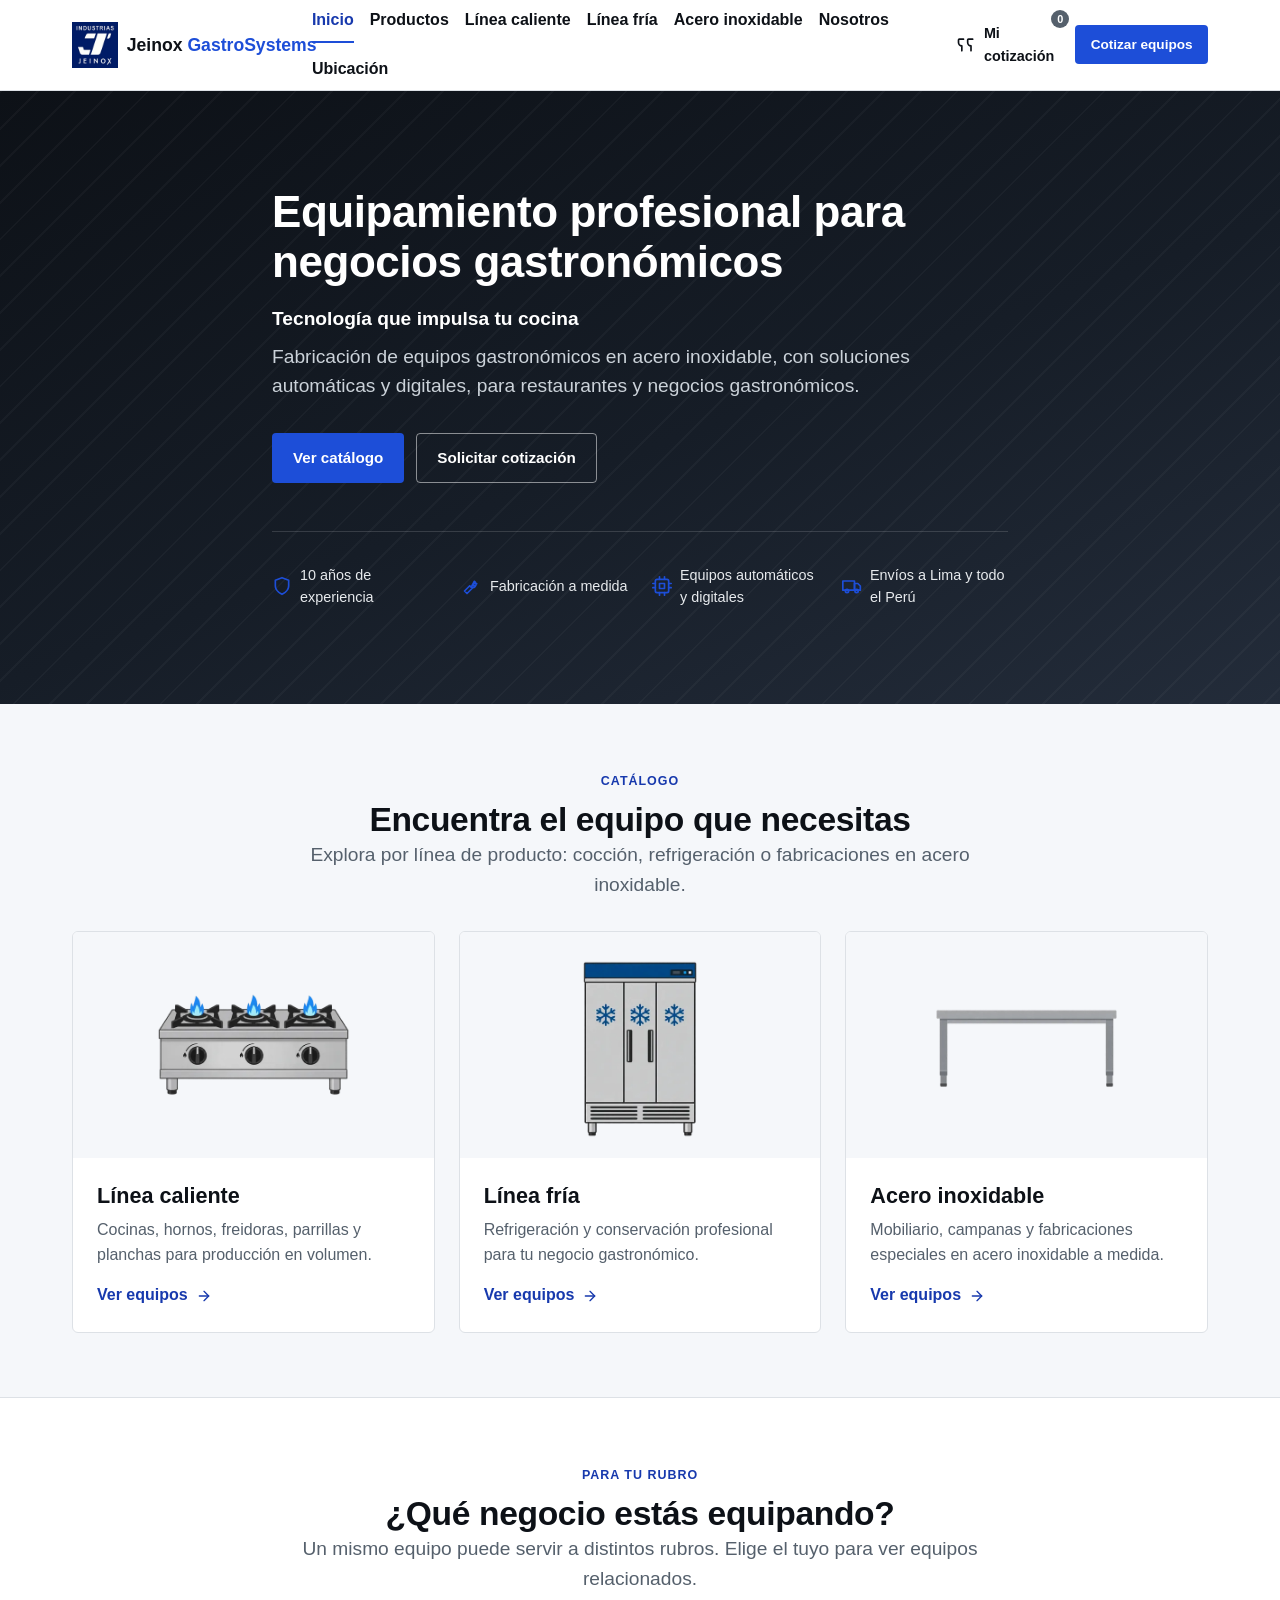
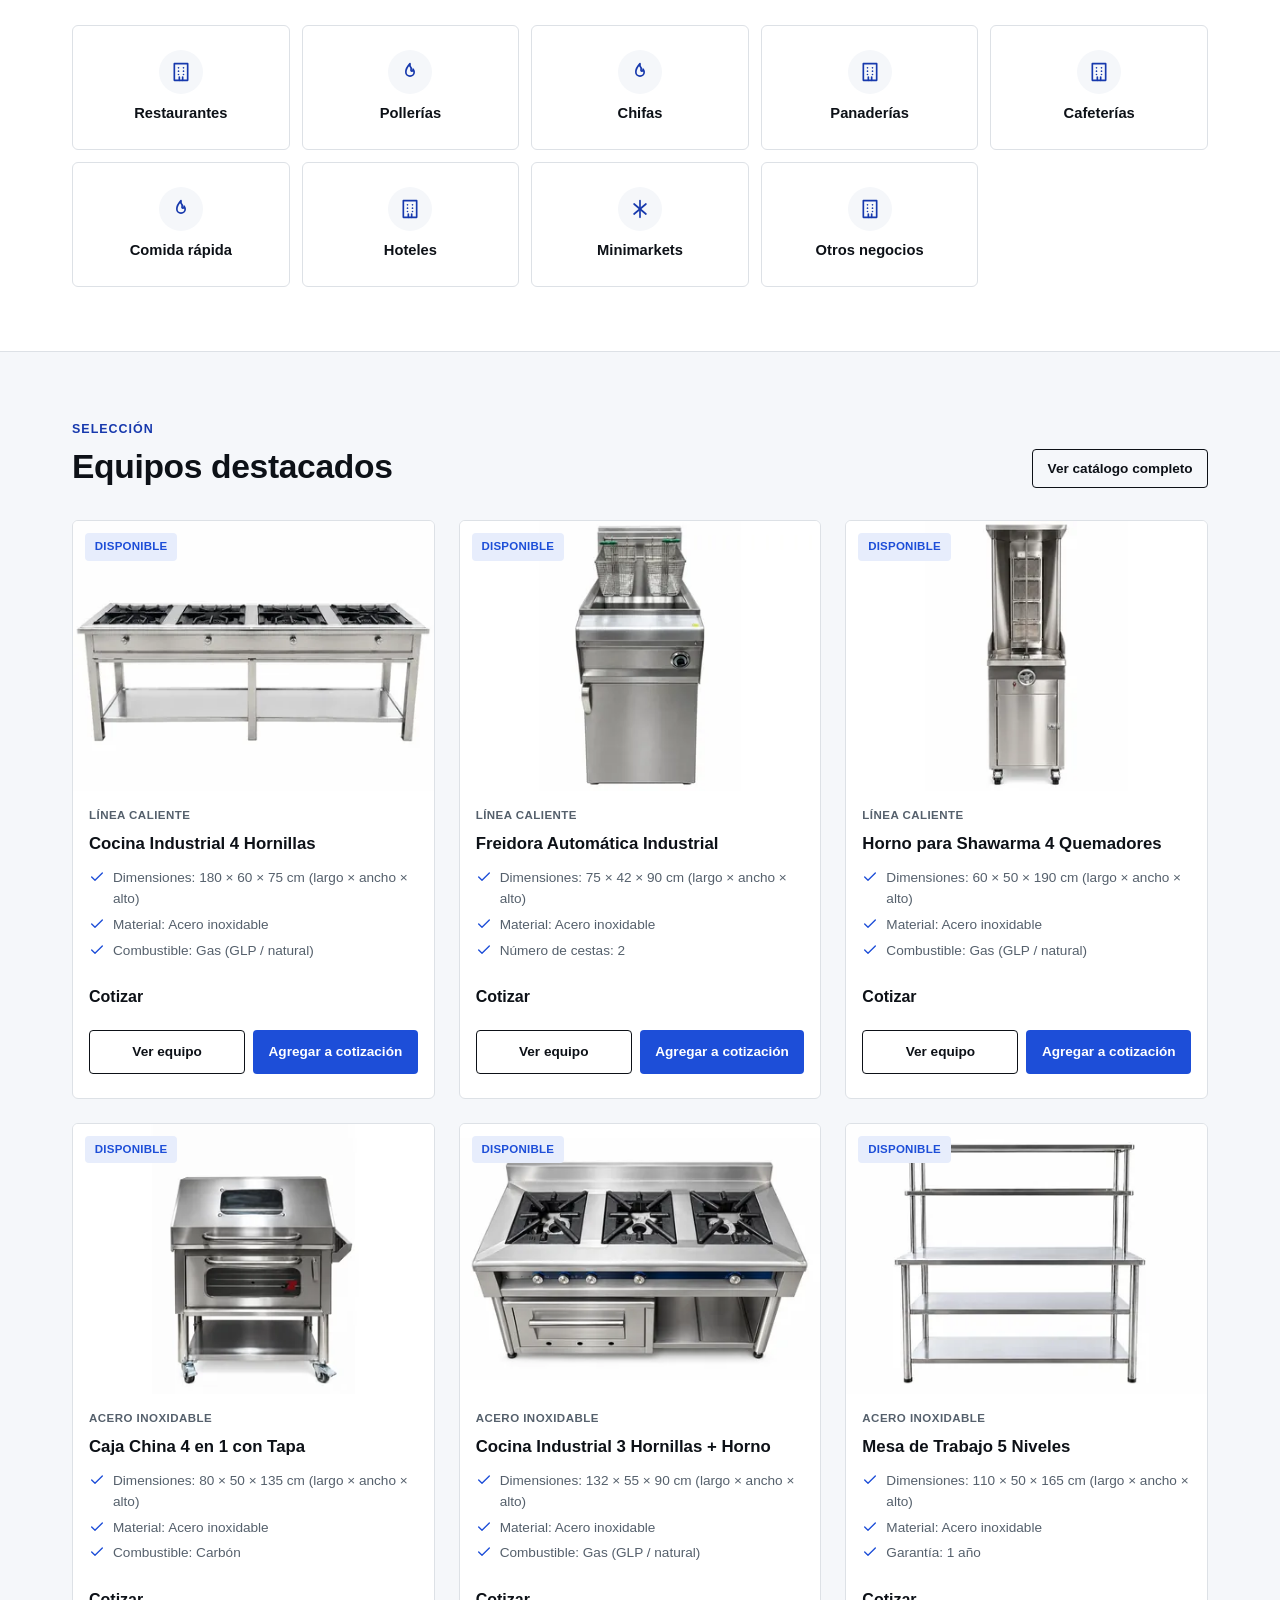
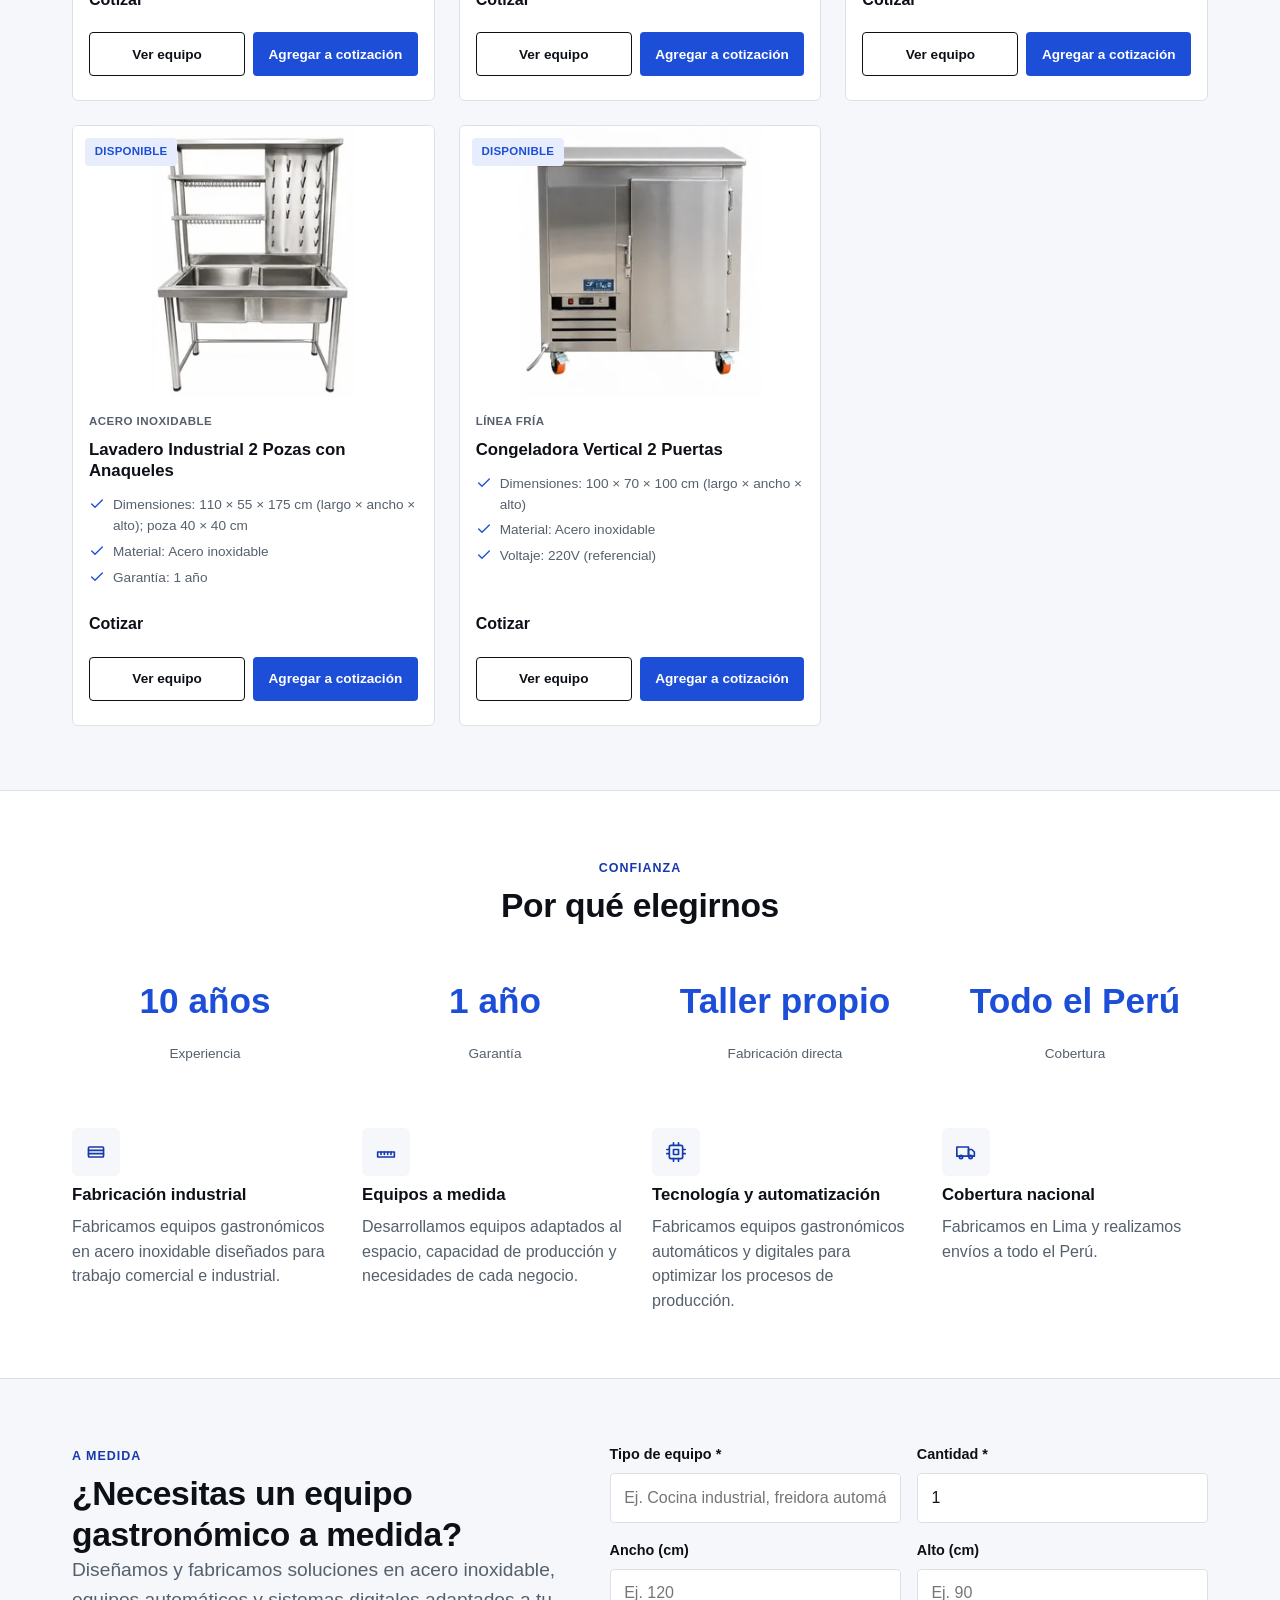
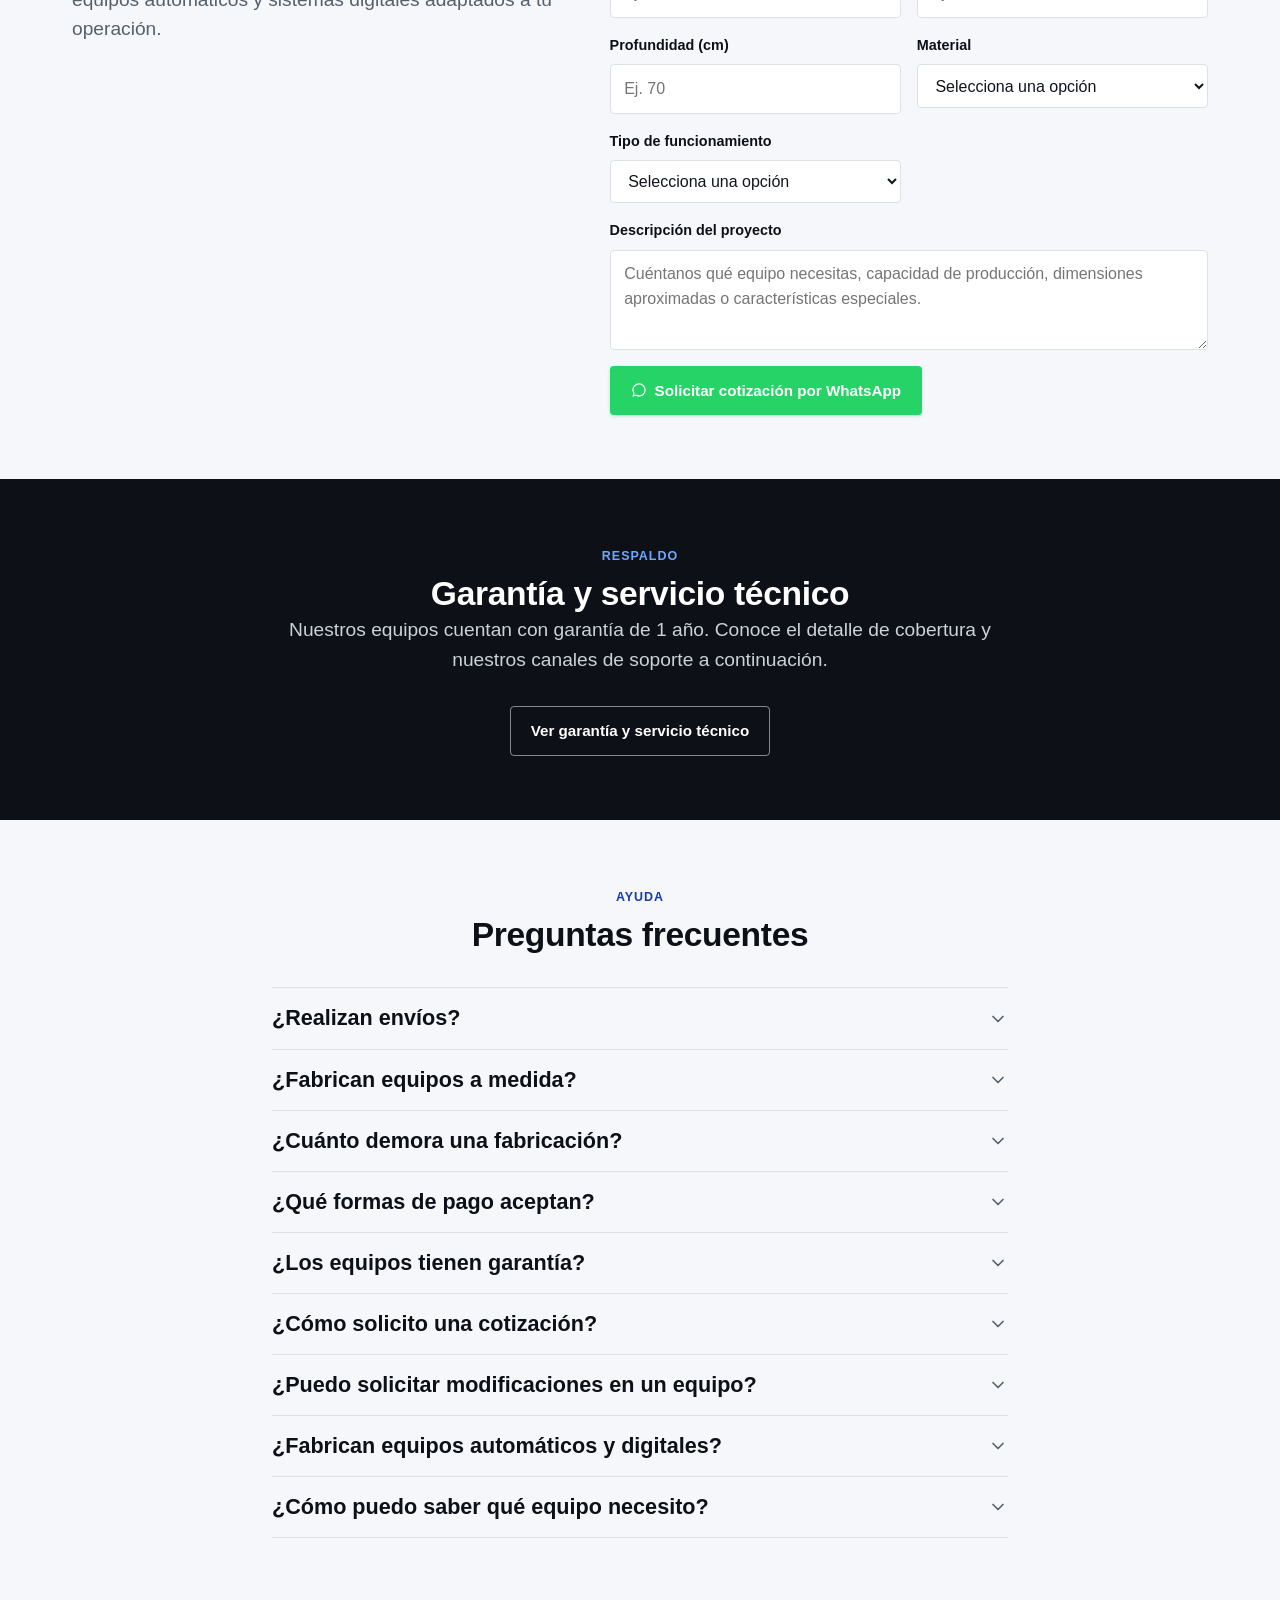
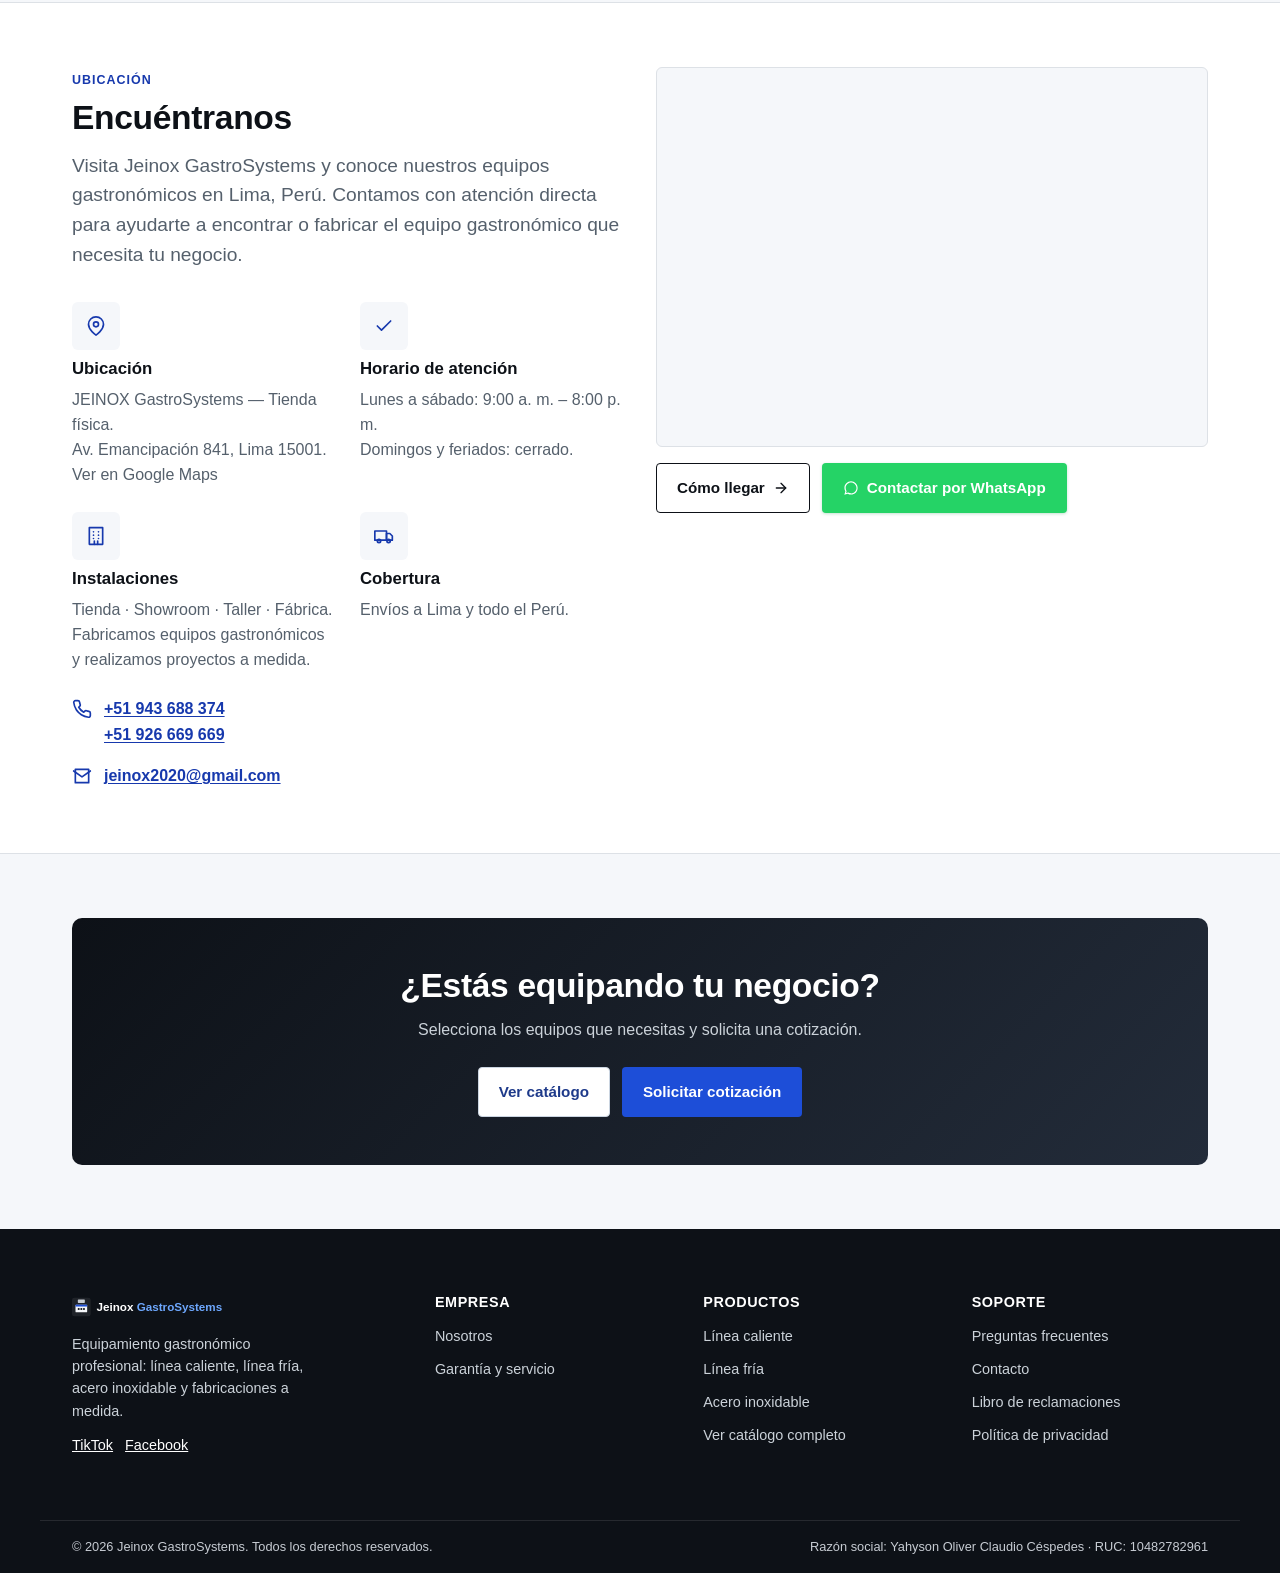
<file: index.html>
<!doctype html>
<html lang="es-PE">
<head>
  <meta charset="UTF-8">
  <meta name="viewport" content="width=device-width, initial-scale=1">
  <title>Jeinox GastroSystems | Equipos Gastronómicos en Lima, Perú</title>
  <meta name="description" content="Equipos gastronómicos profesionales en acero inoxidable: línea caliente, línea fría y fabricaciones a medida en Lima, Perú. Cotiza tu equipo por WhatsApp.">
  <link rel="canonical" href="https://jeinox-gastrosystems.netlify.app/">
  <meta name="robots" content="index, follow">
  <link rel="icon" href="assets/icons/favicon.svg" type="image/svg+xml">

  <meta property="og:type" content="website">
  <meta property="og:site_name" content="Jeinox GastroSystems">
  <meta property="og:title" content="Jeinox GastroSystems | Equipos Gastronómicos en Lima, Perú">
  <meta property="og:description" content="Equipos gastronómicos profesionales en acero inoxidable: línea caliente, línea fría y fabricaciones a medida. Cotiza por WhatsApp.">
  <meta property="og:locale" content="es_PE">
  <meta property="og:url" content="https://jeinox-gastrosystems.netlify.app/">
  <meta property="og:image" content="https://jeinox-gastrosystems.netlify.app/assets/images/branding/logo-mark.webp">
  <meta property="og:image:width" content="240">
  <meta property="og:image:height" content="240">
  <meta name="twitter:card" content="summary_large_image">
  <meta name="twitter:title" content="Jeinox GastroSystems | Equipos Gastronómicos en Lima, Perú">
  <meta name="twitter:description" content="Equipos gastronómicos profesionales en acero inoxidable, línea caliente y línea fría. Cotiza por WhatsApp.">
  <meta name="twitter:image" content="https://jeinox-gastrosystems.netlify.app/assets/images/branding/logo-mark.webp">

  <link rel="stylesheet" href="css/styles.css">
  <script type="application/ld+json">
  {"@context":"https://schema.org","@type":"Store","name":"Jeinox GastroSystems","legalName":"Yahyson Oliver Claudio Céspedes","taxID":"10482782961","url":"https://jeinox-gastrosystems.netlify.app/","logo":"https://jeinox-gastrosystems.netlify.app/assets/images/branding/logo-mark.webp","image":"https://jeinox-gastrosystems.netlify.app/assets/images/branding/logo-mark.webp","email":"jeinox2020@gmail.com","telephone":"+51 943 688 374","hasMap":"https://maps.app.goo.gl/Go7pqGee3JetVSw69","geo":{"@type":"GeoCoordinates","latitude":-12.044493,"longitude":-77.0409056},"address":{"@type":"PostalAddress","addressLocality":"Lima","addressCountry":"PE"},"areaServed":"PE","openingHoursSpecification":[{"@type":"OpeningHoursSpecification","dayOfWeek":["Monday","Tuesday","Wednesday","Thursday","Friday","Saturday"],"opens":"09:00","closes":"20:00"}],"sameAs":["https://www.tiktok.com/@industrias.jeinox?_r=1&_t=ZS-99twYn4wOai","https://www.facebook.com/share/1Ei9uzwXiP/"],"contactPoint":[{"@type":"ContactPoint","telephone":"+51 943 688 374","contactType":"customer service","areaServed":"PE"},{"@type":"ContactPoint","telephone":"+51 926 669 669","contactType":"customer service","areaServed":"PE"}]}
  </script>
  <script type="application/ld+json">
  {"@context":"https://schema.org","@type":"FAQPage","mainEntity":[{"@type":"Question","name":"¿Realizan envíos?","acceptedAnswer":{"@type":"Answer","text":"Sí. Coordinamos entregas en Lima y envíos a distintas ciudades del Perú. El costo y tiempo de entrega dependen del tipo de equipo, sus dimensiones y el destino. Al solicitar tu cotización te brindaremos la información correspondiente al transporte."}},{"@type":"Question","name":"¿Fabrican equipos a medida?","acceptedAnswer":{"@type":"Answer","text":"Sí. Fabricamos equipos gastronómicos de acuerdo con las necesidades de cada negocio. Podemos evaluar medidas, distribución, capacidad y características especiales según el espacio y tipo de operación. También desarrollamos soluciones automáticas y digitales para determinados procesos gastronómicos."}},{"@type":"Question","name":"¿Cuánto demora una fabricación?","acceptedAnswer":{"@type":"Answer","text":"El tiempo de fabricación depende del tipo de equipo, sus dimensiones, nivel de personalización y carga de producción disponible. Una vez definidas las características del proyecto, te indicaremos el plazo estimado de fabricación antes de confirmar el pedido."}},{"@type":"Question","name":"¿Qué formas de pago aceptan?","acceptedAnswer":{"@type":"Answer","text":"Aceptamos Yape, Plin, tarjetas, efectivo y transferencia bancaria. Para equipos fabricados a medida pueden establecerse condiciones de adelanto y saldo; consulta con nuestro equipo comercial para conocer las opciones disponibles para tu cotización."}},{"@type":"Question","name":"¿Los equipos tienen garantía?","acceptedAnswer":{"@type":"Answer","text":"Nuestros equipos cuentan con 1 año de garantía de fabricación. Las condiciones específicas se confirman antes de realizar la compra."}},{"@type":"Question","name":"¿Cómo solicito una cotización?","acceptedAnswer":{"@type":"Answer","text":"Selecciona los equipos que te interesen utilizando el botón \"Agregar a cotización\". Después ingresa a \"Mi cotización\", revisa los productos seleccionados y envíanos tu solicitud. Nuestro equipo recibirá la información para brindarte una cotización de acuerdo con tus requerimientos."}},{"@type":"Question","name":"¿Puedo solicitar modificaciones en un equipo?","acceptedAnswer":{"@type":"Answer","text":"Sí. Si necesitas medidas especiales, configuraciones diferentes o determinadas funcionalidades, indícalo al solicitar tu cotización. Nuestro equipo evaluará la posibilidad de desarrollar el equipo según las necesidades de tu negocio."}},{"@type":"Question","name":"¿Fabrican equipos automáticos y digitales?","acceptedAnswer":{"@type":"Answer","text":"Sí. Esta es una de las especialidades de Jeinox GastroSystems. Desarrollamos soluciones gastronómicas que pueden incorporar sistemas automáticos y digitales para mejorar y simplificar determinados procesos de producción."}},{"@type":"Question","name":"¿Cómo puedo saber qué equipo necesito?","acceptedAnswer":{"@type":"Answer","text":"Puedes enviarnos información sobre tu tipo de negocio, espacio disponible, capacidad de producción y uso que tendrá el equipo. Con esos datos podremos orientarte sobre las alternativas disponibles y preparar una cotización más precisa."}}]}
  </script>
</head>
<body>
  <a class="skip-link" href="#main">Saltar al contenido principal</a>

  <header class="site-header" id="siteHeader">
    <div class="container header-inner">
      <a href="index.html" class="logo" aria-label="Jeinox GastroSystems — Inicio">
        <img class="logo-mark" src="assets/images/branding/logo-mark.webp" alt="Jeinox GastroSystems" width="240" height="240">
        <span class="logo-wordmark">Jeinox <strong>GastroSystems</strong></span>
      </a>

      <nav class="main-nav" id="mainNav" aria-label="Navegación principal">
        <ul class="nav-list">
          <li><a href="index.html">Inicio</a></li>
          <li><a href="catalogo.html">Productos</a></li>
          <li><a href="catalogo.html?cat=linea-caliente">Línea caliente</a></li>
          <li><a href="catalogo.html?cat=linea-fria">Línea fría</a></li>
          <li><a href="catalogo.html?cat=acero-inoxidable">Acero inoxidable</a></li>
          <!-- Enlace "Proyectos" oculto temporalmente: proyectos.html solo contiene
               proyectos de ejemplo. Reactivar este <li> cuando existan proyectos
               reales, o cuando la página proyectos.html tenga contenido real. -->
          <li><a href="nosotros.html">Nosotros</a></li>
          <li><a href="index.html#ubicanos">Ubicación</a></li>
        </ul>
      </nav>

      <div class="header-actions">
        <a href="cotizacion.html" class="quote-indicator" data-quote-indicator aria-label="Mi cotización, 0 equipos">
          <svg class="icon" aria-hidden="true"><use href="assets/icons/sprite.svg#icon-quote"/></svg>
          <span class="quote-indicator__label">Mi cotización</span>
          <span class="quote-indicator__count" data-quote-count data-empty="true">0</span>
        </a>
        <a href="cotizacion.html" class="btn btn-primary btn-sm header-cta">Cotizar equipos</a>
        <button type="button" class="nav-toggle" id="navToggle" aria-expanded="false" aria-controls="mainNav" aria-label="Abrir menú de navegación">
          <svg class="icon icon-menu" aria-hidden="true"><use href="assets/icons/sprite.svg#icon-menu"/></svg>
          <svg class="icon icon-close" aria-hidden="true"><use href="assets/icons/sprite.svg#icon-close"/></svg>
        </button>
      </div>
    </div>
  </header>

  <main id="main">
    <!-- HERO ================================================== -->
    <section class="hero">
      <div class="container hero-inner">
        <h1>Equipamiento profesional para negocios gastronómicos</h1>
        <p class="lead" style="font-weight:700; color:#fff; margin-bottom:var(--space-2);">Tecnología que impulsa tu cocina</p>
        <p class="lead">Fabricación de equipos gastronómicos en acero inoxidable, con soluciones automáticas y digitales, para restaurantes y negocios gastronómicos.</p>
        <div class="hero-actions">
          <a href="catalogo.html" class="btn btn-primary">Ver catálogo</a>
          <a href="cotizacion.html" class="btn btn-outline-light">Solicitar cotización</a>
        </div>
        <ul class="trust-badges">
          <li><svg class="icon" aria-hidden="true"><use href="assets/icons/sprite.svg#icon-shield"/></svg>10 años de experiencia</li>
          <li><svg class="icon" aria-hidden="true"><use href="assets/icons/sprite.svg#icon-wrench"/></svg>Fabricación a medida</li>
          <li><svg class="icon" aria-hidden="true"><use href="assets/icons/sprite.svg#icon-cpu"/></svg>Equipos automáticos y digitales</li>
          <li><svg class="icon" aria-hidden="true"><use href="assets/icons/sprite.svg#icon-truck"/></svg>Envíos a Lima y todo el Perú</li>
        </ul>
      </div>
    </section>

    <!-- CATEGORÍAS PRINCIPALES ================================ -->
    <section class="section" id="categorias" aria-labelledby="categoriasTitle">
      <div class="container">
        <div class="section-head section-head--center">
          <span class="eyebrow">Catálogo</span>
          <h2 id="categoriasTitle">Encuentra el equipo que necesitas</h2>
          <p class="lead">Explora por línea de producto: cocción, refrigeración o fabricaciones en acero inoxidable.</p>
        </div>
        <div class="grid grid-3" id="categoryGrid" aria-live="polite">
          <!-- Generado por js/products.js (initCategoryGrid) a partir de data/products.js -->
        </div>
      </div>
    </section>

    <!-- TIPO DE NEGOCIO ======================================== -->
    <section class="section section--muted" aria-labelledby="negocioTitle">
      <div class="container">
        <div class="section-head section-head--center">
          <span class="eyebrow">Para tu rubro</span>
          <h2 id="negocioTitle">¿Qué negocio estás equipando?</h2>
          <p class="lead">Un mismo equipo puede servir a distintos rubros. Elige el tuyo para ver equipos relacionados.</p>
        </div>
        <div class="business-grid" id="businessGrid" aria-live="polite">
          <!-- Generado por js/products.js (initBusinessGrid) a partir de data/products.js -->
        </div>
      </div>
    </section>

    <!-- PRODUCTOS DESTACADOS =================================== -->
    <section class="section" aria-labelledby="destacadosTitle">
      <div class="container">
        <div class="section-head section-head--split">
          <div>
            <span class="eyebrow">Selección</span>
            <h2 id="destacadosTitle">Equipos destacados</h2>
          </div>
          <a href="catalogo.html" class="btn btn-outline btn-sm">Ver catálogo completo</a>
        </div>
        <div class="grid grid-cards" id="featuredGrid" aria-live="polite">
          <!-- Generado por js/products.js (initFeaturedGrid) a partir de data/products.js -->
        </div>
      </div>
    </section>

    <!-- POR QUÉ ELEGIRNOS ====================================== -->
    <section class="section section--muted" aria-labelledby="whyTitle">
      <div class="container">
        <div class="section-head section-head--center">
          <span class="eyebrow">Confianza</span>
          <h2 id="whyTitle">Por qué elegirnos</h2>
        </div>
        <div class="stats-grid" style="margin-bottom: var(--space-8);">
          <div class="stat-item"><span class="stat-value">10 años</span><span class="stat-label">Experiencia</span></div>
          <div class="stat-item"><span class="stat-value">1 año</span><span class="stat-label">Garantía</span></div>
          <div class="stat-item"><span class="stat-value">Taller propio</span><span class="stat-label">Fabricación directa</span></div>
          <div class="stat-item"><span class="stat-value">Todo el Perú</span><span class="stat-label">Cobertura</span></div>
        </div>
        <div class="why-grid">
          <div class="why-item">
            <span class="icon-wrap"><svg class="icon" aria-hidden="true"><use href="assets/icons/sprite.svg#icon-steel"/></svg></span>
            <h3 class="h4">Fabricación industrial</h3>
            <p class="text-muted">Fabricamos equipos gastronómicos en acero inoxidable diseñados para trabajo comercial e industrial.</p>
          </div>
          <div class="why-item">
            <span class="icon-wrap"><svg class="icon" aria-hidden="true"><use href="assets/icons/sprite.svg#icon-ruler"/></svg></span>
            <h3 class="h4">Equipos a medida</h3>
            <p class="text-muted">Desarrollamos equipos adaptados al espacio, capacidad de producción y necesidades de cada negocio.</p>
          </div>
          <div class="why-item">
            <span class="icon-wrap"><svg class="icon" aria-hidden="true"><use href="assets/icons/sprite.svg#icon-cpu"/></svg></span>
            <h3 class="h4">Tecnología y automatización</h3>
            <p class="text-muted">Fabricamos equipos gastronómicos automáticos y digitales para optimizar los procesos de producción.</p>
          </div>
          <div class="why-item">
            <span class="icon-wrap"><svg class="icon" aria-hidden="true"><use href="assets/icons/sprite.svg#icon-truck"/></svg></span>
            <h3 class="h4">Cobertura nacional</h3>
            <p class="text-muted">Fabricamos en Lima y realizamos envíos a todo el Perú.</p>
          </div>
        </div>
      </div>
    </section>

    <!-- FABRICACIÓN A MEDIDA ==================================== -->
    <section class="section" id="fabricacion" aria-labelledby="fabTitle">
      <div class="container custom-fab">
        <div>
          <span class="eyebrow">A medida</span>
          <h2 id="fabTitle">¿Necesitas un equipo gastronómico a medida?</h2>
          <p class="lead">Diseñamos y fabricamos soluciones en acero inoxidable, equipos automáticos y sistemas digitales adaptados a tu operación.</p>
        </div>
        <form id="fabForm" novalidate>
          <div class="form-grid form-grid--2">
            <div class="field">
              <label for="fabTipo">Tipo de equipo *</label>
              <input type="text" id="fabTipo" name="tipo" required placeholder="Ej. Cocina industrial, freidora automática, horno, mesa de trabajo">
              <span class="field-error">Este campo es obligatorio.</span>
            </div>
            <div class="field">
              <label for="fabCantidad">Cantidad *</label>
              <input type="number" id="fabCantidad" name="cantidad" min="1" required placeholder="1" value="1">
              <span class="field-error">Este campo es obligatorio.</span>
            </div>
            <div class="field">
              <label for="fabAncho">Ancho (cm)</label>
              <input type="number" id="fabAncho" name="ancho" min="0" placeholder="Ej. 120">
            </div>
            <div class="field">
              <label for="fabAlto">Alto (cm)</label>
              <input type="number" id="fabAlto" name="alto" min="0" placeholder="Ej. 90">
            </div>
            <div class="field">
              <label for="fabFondo">Profundidad (cm)</label>
              <input type="number" id="fabFondo" name="fondo" min="0" placeholder="Ej. 70">
            </div>
            <div class="field">
              <label for="fabMaterial">Material</label>
              <select id="fabMaterial" name="material">
                <option value="">Selecciona una opción</option>
                <option value="acero-inoxidable">Acero inoxidable</option>
                <option value="acero-pintado">Acero pintado</option>
                <option value="otro">Otro / no lo sé aún</option>
              </select>
            </div>
            <div class="field">
              <label for="fabFuncionamiento">Tipo de funcionamiento</label>
              <select id="fabFuncionamiento" name="funcionamiento">
                <option value="">Selecciona una opción</option>
                <option value="Manual">Manual</option>
                <option value="Automático">Automático</option>
                <option value="Digital">Digital</option>
                <option value="No estoy seguro">No estoy seguro</option>
              </select>
            </div>
          </div>
          <div class="field" style="margin-top: var(--space-4);">
            <label for="fabComentarios">Descripción del proyecto</label>
            <textarea id="fabComentarios" name="comentarios" placeholder="Cuéntanos qué equipo necesitas, capacidad de producción, dimensiones aproximadas o características especiales."></textarea>
          </div>
          <div class="form-status" id="fabFormStatus" role="status"></div>
          <button type="submit" class="btn btn-whatsapp" style="margin-top: var(--space-4);">
            <svg class="icon icon--sm" aria-hidden="true"><use href="assets/icons/sprite.svg#icon-whatsapp"/></svg>
            Solicitar cotización por WhatsApp
          </button>
        </form>
      </div>
    </section>

    <!--
    SECCIÓN TEMPORALMENTE DESACTIVADA.
    Activar cuando Jeinox GastroSystems disponga de fotografías reales de proyectos.

    <section class="section section--muted" aria-labelledby="proyectosTitle">
      <div class="container">
        <div class="section-head section-head--split">
          <div>
            <span class="eyebrow">Casos</span>
            <h2 id="proyectosTitle">Proyectos realizados</h2>
          </div>
          <a href="proyectos.html" class="btn btn-outline btn-sm">Ver todos los proyectos</a>
        </div>
        <div class="grid grid-3">
          <article class="card">
            <div class="media-frame"><img src="assets/images/projects/placeholder-1.svg" alt="Proyecto de equipamiento — imagen referencial" loading="lazy" width="800" height="600"></div>
            <div class="project-card__body">
              <span class="badge">Restaurante</span>
              <h3 class="h4">Equipamiento de cocina — proyecto de ejemplo</h3>
              <p class="project-card__meta"><svg class="icon icon--sm" aria-hidden="true"><use href="assets/icons/sprite.svg#icon-map-pin"/></svg>[Ubicación pendiente]</p>
            </div>
          </article>
          <article class="card">
            <div class="media-frame"><img src="assets/images/projects/placeholder-2.svg" alt="Proyecto de equipamiento — imagen referencial" loading="lazy" width="800" height="600"></div>
            <div class="project-card__body">
              <span class="badge">Pollería</span>
              <h3 class="h4">Línea caliente completa — proyecto de ejemplo</h3>
              <p class="project-card__meta"><svg class="icon icon--sm" aria-hidden="true"><use href="assets/icons/sprite.svg#icon-map-pin"/></svg>[Ubicación pendiente]</p>
            </div>
          </article>
          <article class="card">
            <div class="media-frame"><img src="assets/images/projects/placeholder-3.svg" alt="Proyecto de equipamiento — imagen referencial" loading="lazy" width="800" height="600"></div>
            <div class="project-card__body">
              <span class="badge">Panadería</span>
              <h3 class="h4">Mobiliario en acero inoxidable — proyecto de ejemplo</h3>
              <p class="project-card__meta"><svg class="icon icon--sm" aria-hidden="true"><use href="assets/icons/sprite.svg#icon-map-pin"/></svg>[Ubicación pendiente]</p>
            </div>
          </article>
        </div>
      </div>
    </section>
    -->

    <!--
    TESTIMONIOS TEMPORALMENTE DESACTIVADOS.
    Activar únicamente cuando existan reseñas reales verificadas.

    <section class="section" aria-labelledby="testimoniosTitle">
      <div class="container">
        <div class="section-head section-head--center">
          <span class="eyebrow">Clientes</span>
          <h2 id="testimoniosTitle">Lo que dicen nuestros clientes</h2>
        </div>
        <div class="grid grid-3">
          <figure class="card testimonial-card">
            <div class="testimonial-card__stars" aria-hidden="true">
              <svg class="icon icon--sm"><use href="assets/icons/sprite.svg#icon-star"/></svg>
              <svg class="icon icon--sm"><use href="assets/icons/sprite.svg#icon-star"/></svg>
              <svg class="icon icon--sm"><use href="assets/icons/sprite.svg#icon-star"/></svg>
              <svg class="icon icon--sm"><use href="assets/icons/sprite.svg#icon-star"/></svg>
              <svg class="icon icon--sm"><use href="assets/icons/sprite.svg#icon-star"/></svg>
            </div>
            <blockquote class="testimonial-card__quote">"Testimonio de ejemplo. Este espacio se reemplazará por comentarios reales de clientes."</blockquote>
            <figcaption class="testimonial-card__author">
              <span class="testimonial-card__avatar" aria-hidden="true">?</span>
              <span><strong>Nombre pendiente</strong><span>Negocio de ejemplo</span></span>
            </figcaption>
          </figure>
          <figure class="card testimonial-card">
            <div class="testimonial-card__stars" aria-hidden="true">
              <svg class="icon icon--sm"><use href="assets/icons/sprite.svg#icon-star"/></svg>
              <svg class="icon icon--sm"><use href="assets/icons/sprite.svg#icon-star"/></svg>
              <svg class="icon icon--sm"><use href="assets/icons/sprite.svg#icon-star"/></svg>
              <svg class="icon icon--sm"><use href="assets/icons/sprite.svg#icon-star"/></svg>
              <svg class="icon icon--sm"><use href="assets/icons/sprite.svg#icon-star"/></svg>
            </div>
            <blockquote class="testimonial-card__quote">"Testimonio de ejemplo. Este espacio se reemplazará por comentarios reales de clientes."</blockquote>
            <figcaption class="testimonial-card__author">
              <span class="testimonial-card__avatar" aria-hidden="true">?</span>
              <span><strong>Nombre pendiente</strong><span>Negocio de ejemplo</span></span>
            </figcaption>
          </figure>
          <figure class="card testimonial-card">
            <div class="testimonial-card__stars" aria-hidden="true">
              <svg class="icon icon--sm"><use href="assets/icons/sprite.svg#icon-star"/></svg>
              <svg class="icon icon--sm"><use href="assets/icons/sprite.svg#icon-star"/></svg>
              <svg class="icon icon--sm"><use href="assets/icons/sprite.svg#icon-star"/></svg>
              <svg class="icon icon--sm"><use href="assets/icons/sprite.svg#icon-star"/></svg>
              <svg class="icon icon--sm"><use href="assets/icons/sprite.svg#icon-star"/></svg>
            </div>
            <blockquote class="testimonial-card__quote">"Testimonio de ejemplo. Este espacio se reemplazará por comentarios reales de clientes."</blockquote>
            <figcaption class="testimonial-card__author">
              <span class="testimonial-card__avatar" aria-hidden="true">?</span>
              <span><strong>Nombre pendiente</strong><span>Negocio de ejemplo</span></span>
            </figcaption>
          </figure>
        </div>
      </div>
    </section>
    -->

    <!-- GARANTÍA (resumen) ====================================== -->
    <section class="section section--dark" aria-labelledby="garantiaTitle">
      <div class="container">
        <div class="section-head section-head--center">
          <span class="eyebrow" style="color:#6ea8fe;">Respaldo</span>
          <h2 id="garantiaTitle">Garantía y servicio técnico</h2>
          <p class="lead" style="color:#cbd2d9;">Nuestros equipos cuentan con garantía de 1 año. Conoce el detalle de cobertura y nuestros canales de soporte a continuación.</p>
        </div>
        <div class="text-center">
          <a href="garantia.html" class="btn btn-outline-light">Ver garantía y servicio técnico</a>
        </div>
      </div>
    </section>

    <!-- FAQ ====================================================== -->
    <section class="section" id="faq" aria-labelledby="faqTitle">
      <div class="container" style="max-width: 800px;">
        <div class="section-head section-head--center">
          <span class="eyebrow">Ayuda</span>
          <h2 id="faqTitle">Preguntas frecuentes</h2>
        </div>
        <div class="accordion">
          <div class="accordion-item">
            <h3>
              <button type="button" class="accordion-trigger" aria-expanded="false" aria-controls="faq1">
                ¿Realizan envíos?
                <svg class="icon" aria-hidden="true"><use href="assets/icons/sprite.svg#icon-chevron-down"/></svg>
              </button>
            </h3>
            <div class="accordion-panel" id="faq1"><div class="accordion-panel__inner">Sí. Coordinamos entregas en Lima y envíos a distintas ciudades del Perú. El costo y tiempo de entrega dependen del tipo de equipo, sus dimensiones y el destino. Al solicitar tu cotización te brindaremos la información correspondiente al transporte.</div></div>
          </div>
          <div class="accordion-item">
            <h3>
              <button type="button" class="accordion-trigger" aria-expanded="false" aria-controls="faq2">
                ¿Fabrican equipos a medida?
                <svg class="icon" aria-hidden="true"><use href="assets/icons/sprite.svg#icon-chevron-down"/></svg>
              </button>
            </h3>
            <div class="accordion-panel" id="faq2"><div class="accordion-panel__inner">Sí. Fabricamos equipos gastronómicos de acuerdo con las necesidades de cada negocio. Podemos evaluar medidas, distribución, capacidad y características especiales según el espacio y tipo de operación. También desarrollamos soluciones automáticas y digitales para determinados procesos gastronómicos.</div></div>
          </div>
          <div class="accordion-item">
            <h3>
              <button type="button" class="accordion-trigger" aria-expanded="false" aria-controls="faq3">
                ¿Cuánto demora una fabricación?
                <svg class="icon" aria-hidden="true"><use href="assets/icons/sprite.svg#icon-chevron-down"/></svg>
              </button>
            </h3>
            <div class="accordion-panel" id="faq3"><div class="accordion-panel__inner">El tiempo de fabricación depende del tipo de equipo, sus dimensiones, nivel de personalización y carga de producción disponible. Una vez definidas las características del proyecto, te indicaremos el plazo estimado de fabricación antes de confirmar el pedido.</div></div>
          </div>
          <div class="accordion-item">
            <h3>
              <button type="button" class="accordion-trigger" aria-expanded="false" aria-controls="faq4">
                ¿Qué formas de pago aceptan?
                <svg class="icon" aria-hidden="true"><use href="assets/icons/sprite.svg#icon-chevron-down"/></svg>
              </button>
            </h3>
            <div class="accordion-panel" id="faq4"><div class="accordion-panel__inner">Aceptamos Yape, Plin, tarjetas, efectivo y transferencia bancaria. Para equipos fabricados a medida pueden establecerse condiciones de adelanto y saldo; consulta con nuestro equipo comercial para conocer las opciones disponibles para tu cotización.</div></div>
          </div>
          <div class="accordion-item">
            <h3>
              <button type="button" class="accordion-trigger" aria-expanded="false" aria-controls="faq5">
                ¿Los equipos tienen garantía?
                <svg class="icon" aria-hidden="true"><use href="assets/icons/sprite.svg#icon-chevron-down"/></svg>
              </button>
            </h3>
            <div class="accordion-panel" id="faq5"><div class="accordion-panel__inner">Nuestros equipos cuentan con 1 año de garantía de fabricación. Las condiciones específicas se confirman antes de realizar la compra. Ver <a href="garantia.html">Garantía y servicio técnico</a>.</div></div>
          </div>
          <div class="accordion-item">
            <h3>
              <button type="button" class="accordion-trigger" aria-expanded="false" aria-controls="faq6">
                ¿Cómo solicito una cotización?
                <svg class="icon" aria-hidden="true"><use href="assets/icons/sprite.svg#icon-chevron-down"/></svg>
              </button>
            </h3>
            <div class="accordion-panel" id="faq6"><div class="accordion-panel__inner">Selecciona los equipos que te interesen utilizando el botón "Agregar a cotización". Después ingresa a "Mi cotización", revisa los productos seleccionados y envíanos tu solicitud. Nuestro equipo recibirá la información para brindarte una cotización de acuerdo con tus requerimientos.</div></div>
          </div>
          <div class="accordion-item">
            <h3>
              <button type="button" class="accordion-trigger" aria-expanded="false" aria-controls="faq7">
                ¿Puedo solicitar modificaciones en un equipo?
                <svg class="icon" aria-hidden="true"><use href="assets/icons/sprite.svg#icon-chevron-down"/></svg>
              </button>
            </h3>
            <div class="accordion-panel" id="faq7"><div class="accordion-panel__inner">Sí. Si necesitas medidas especiales, configuraciones diferentes o determinadas funcionalidades, indícalo al solicitar tu cotización. Nuestro equipo evaluará la posibilidad de desarrollar el equipo según las necesidades de tu negocio.</div></div>
          </div>
          <div class="accordion-item">
            <h3>
              <button type="button" class="accordion-trigger" aria-expanded="false" aria-controls="faq8">
                ¿Fabrican equipos automáticos y digitales?
                <svg class="icon" aria-hidden="true"><use href="assets/icons/sprite.svg#icon-chevron-down"/></svg>
              </button>
            </h3>
            <div class="accordion-panel" id="faq8"><div class="accordion-panel__inner">Sí. Esta es una de las especialidades de Jeinox GastroSystems. Desarrollamos soluciones gastronómicas que pueden incorporar sistemas automáticos y digitales para mejorar y simplificar determinados procesos de producción.</div></div>
          </div>
          <div class="accordion-item">
            <h3>
              <button type="button" class="accordion-trigger" aria-expanded="false" aria-controls="faq9">
                ¿Cómo puedo saber qué equipo necesito?
                <svg class="icon" aria-hidden="true"><use href="assets/icons/sprite.svg#icon-chevron-down"/></svg>
              </button>
            </h3>
            <div class="accordion-panel" id="faq9"><div class="accordion-panel__inner">Puedes enviarnos información sobre tu tipo de negocio, espacio disponible, capacidad de producción y uso que tendrá el equipo. Con esos datos podremos orientarte sobre las alternativas disponibles y preparar una cotización más precisa.</div></div>
          </div>
        </div>
      </div>
    </section>

    <!-- UBICACIÓN ================================================ -->
    <section class="section section--muted" id="ubicanos" aria-labelledby="ubicanosTitle">
      <div class="container location-grid">
        <div>
          <span class="eyebrow">Ubicación</span>
          <h2 id="ubicanosTitle">Encuéntranos</h2>
          <p class="lead" style="margin-top: var(--space-3);">Visita Jeinox GastroSystems y conoce nuestros equipos gastronómicos en Lima, Perú. Contamos con atención directa para ayudarte a encontrar o fabricar el equipo gastronómico que necesita tu negocio.</p>

          <div class="location-cards">
            <div class="why-item">
              <span class="icon-wrap"><svg class="icon" aria-hidden="true"><use href="assets/icons/sprite.svg#icon-map-pin"/></svg></span>
              <h3 class="h4">Ubicación</h3>
              <p class="text-muted">
                JEINOX GastroSystems — Tienda física.<br>
                Av. Emancipación 841, Lima 15001.
                <a href="https://maps.app.goo.gl/Go7pqGee3JetVSw69" target="_blank" rel="noopener">Ver en Google Maps</a>
              </p>
            </div>
            <div class="why-item">
              <span class="icon-wrap"><svg class="icon" aria-hidden="true"><use href="assets/icons/sprite.svg#icon-check"/></svg></span>
              <h3 class="h4">Horario de atención</h3>
              <p class="text-muted">Lunes a sábado: 9:00 a. m. – 8:00 p. m.<br>Domingos y feriados: cerrado.</p>
            </div>
            <div class="why-item">
              <span class="icon-wrap"><svg class="icon" aria-hidden="true"><use href="assets/icons/sprite.svg#icon-building"/></svg></span>
              <h3 class="h4">Instalaciones</h3>
              <p class="text-muted">Tienda · Showroom · Taller · Fábrica.<br>Fabricamos equipos gastronómicos y realizamos proyectos a medida.</p>
            </div>
            <div class="why-item">
              <span class="icon-wrap"><svg class="icon" aria-hidden="true"><use href="assets/icons/sprite.svg#icon-truck"/></svg></span>
              <h3 class="h4">Cobertura</h3>
              <p class="text-muted">Envíos a Lima y todo el Perú.</p>
            </div>
          </div>

          <ul class="location-list" style="margin-top: var(--space-5);">
            <li>
              <svg class="icon" aria-hidden="true"><use href="assets/icons/sprite.svg#icon-phone"/></svg>
              <span>
                <a href="tel:+51943688374">+51 943 688 374</a>
                <a href="tel:+51926669669">+51 926 669 669</a>
              </span>
            </li>
            <li><svg class="icon" aria-hidden="true"><use href="assets/icons/sprite.svg#icon-mail"/></svg><span><a href="mailto:jeinox2020@gmail.com">jeinox2020@gmail.com</a></span></li>
          </ul>
        </div>
        <div class="location-map">
          <div class="location-map__frame">
            <iframe
              src="https://www.google.com/maps?q=-12.044493,-77.0409056&z=17&output=embed"
              width="100%"
              height="100%"
              loading="lazy"
              referrerpolicy="no-referrer-when-downgrade"
              title="Ubicación de JEINOX GastroSystems en Google Maps"></iframe>
          </div>
          <div class="location-actions">
            <a href="https://maps.app.goo.gl/Go7pqGee3JetVSw69" target="_blank" rel="noopener" class="btn btn-outline">
              Cómo llegar
              <svg class="icon icon--sm" aria-hidden="true"><use href="assets/icons/sprite.svg#icon-arrow-right"/></svg>
            </a>
            <a href="https://wa.me/51943688374?text=Hola%2C%20quisiera%20m%C3%A1s%20informaci%C3%B3n%20para%20visitar%20Jeinox%20GastroSystems." target="_blank" rel="noopener" class="btn btn-whatsapp">
              <svg class="icon icon--sm" aria-hidden="true"><use href="assets/icons/sprite.svg#icon-whatsapp"/></svg>
              Contactar por WhatsApp
            </a>
          </div>
        </div>
      </div>
    </section>

    <!-- CTA FINAL ================================================ -->
    <section class="section">
      <div class="container">
        <div class="cta-final">
          <h2>¿Estás equipando tu negocio?</h2>
          <p>Selecciona los equipos que necesitas y solicita una cotización.</p>
          <div class="cta-final__actions">
            <a href="catalogo.html" class="btn btn-neutral">Ver catálogo</a>
            <a href="cotizacion.html" class="btn btn-quote">Solicitar cotización</a>
          </div>
        </div>
      </div>
    </section>
  </main>

  <footer class="site-footer">
    <div class="container footer-top">
      <div class="footer-brand">
        <img class="logo-img" src="assets/images/branding/logo-light.svg" alt="Jeinox GastroSystems">
        <p>Equipamiento gastronómico profesional: línea caliente, línea fría, acero inoxidable y fabricaciones a medida.</p>
        <div class="footer-social" style="display:flex; gap: var(--space-3); margin-top: var(--space-3);">
          <a href="https://www.tiktok.com/@industrias.jeinox?_r=1&_t=ZS-99twYn4wOai" target="_blank" rel="noopener noreferrer" aria-label="Jeinox GastroSystems en TikTok" style="color:#fff; text-decoration:underline; font-size:0.9rem;">TikTok</a>
          <a href="https://www.facebook.com/share/1Ei9uzwXiP/" target="_blank" rel="noopener noreferrer" aria-label="Jeinox GastroSystems en Facebook" style="color:#fff; text-decoration:underline; font-size:0.9rem;">Facebook</a>
        </div>
      </div>
      <div class="footer-col">
        <h3 class="h4">Empresa</h3>
        <ul>
          <li><a href="nosotros.html">Nosotros</a></li>
          <!-- Enlace "Proyectos" oculto temporalmente (ver nota en el menú principal). -->
          <li><a href="garantia.html">Garantía y servicio</a></li>
        </ul>
      </div>
      <div class="footer-col">
        <h3 class="h4">Productos</h3>
        <ul>
          <li><a href="catalogo.html?cat=linea-caliente">Línea caliente</a></li>
          <li><a href="catalogo.html?cat=linea-fria">Línea fría</a></li>
          <li><a href="catalogo.html?cat=acero-inoxidable">Acero inoxidable</a></li>
          <li><a href="catalogo.html">Ver catálogo completo</a></li>
        </ul>
      </div>
      <div class="footer-col">
        <h3 class="h4">Soporte</h3>
        <ul>
          <li><a href="index.html#faq">Preguntas frecuentes</a></li>
          <li><a href="index.html#ubicanos">Contacto</a></li>
          <li><a href="libro-reclamaciones.html">Libro de reclamaciones</a></li>
          <li><a href="privacidad.html">Política de privacidad</a></li>
        </ul>
      </div>
    </div>
    <div class="container footer-bottom">
      <p>© <span data-year>2026</span> Jeinox GastroSystems. Todos los derechos reservados.</p>
      <p>Razón social: Yahyson Oliver Claudio Céspedes · RUC: 10482782961</p>
    </div>
  </footer>

  <div class="toast" id="toast" role="status" aria-live="polite">
    <svg class="icon" aria-hidden="true"><use href="assets/icons/sprite.svg#icon-check"/></svg>
    <span data-toast-message></span>
  </div>

  <script type="module" src="js/products.js"></script>
  <script type="module" src="js/quote.js"></script>
  <script type="module" src="js/catalog.js"></script>
  <script type="module" src="js/main.js"></script>
</body>
</html>
</file>
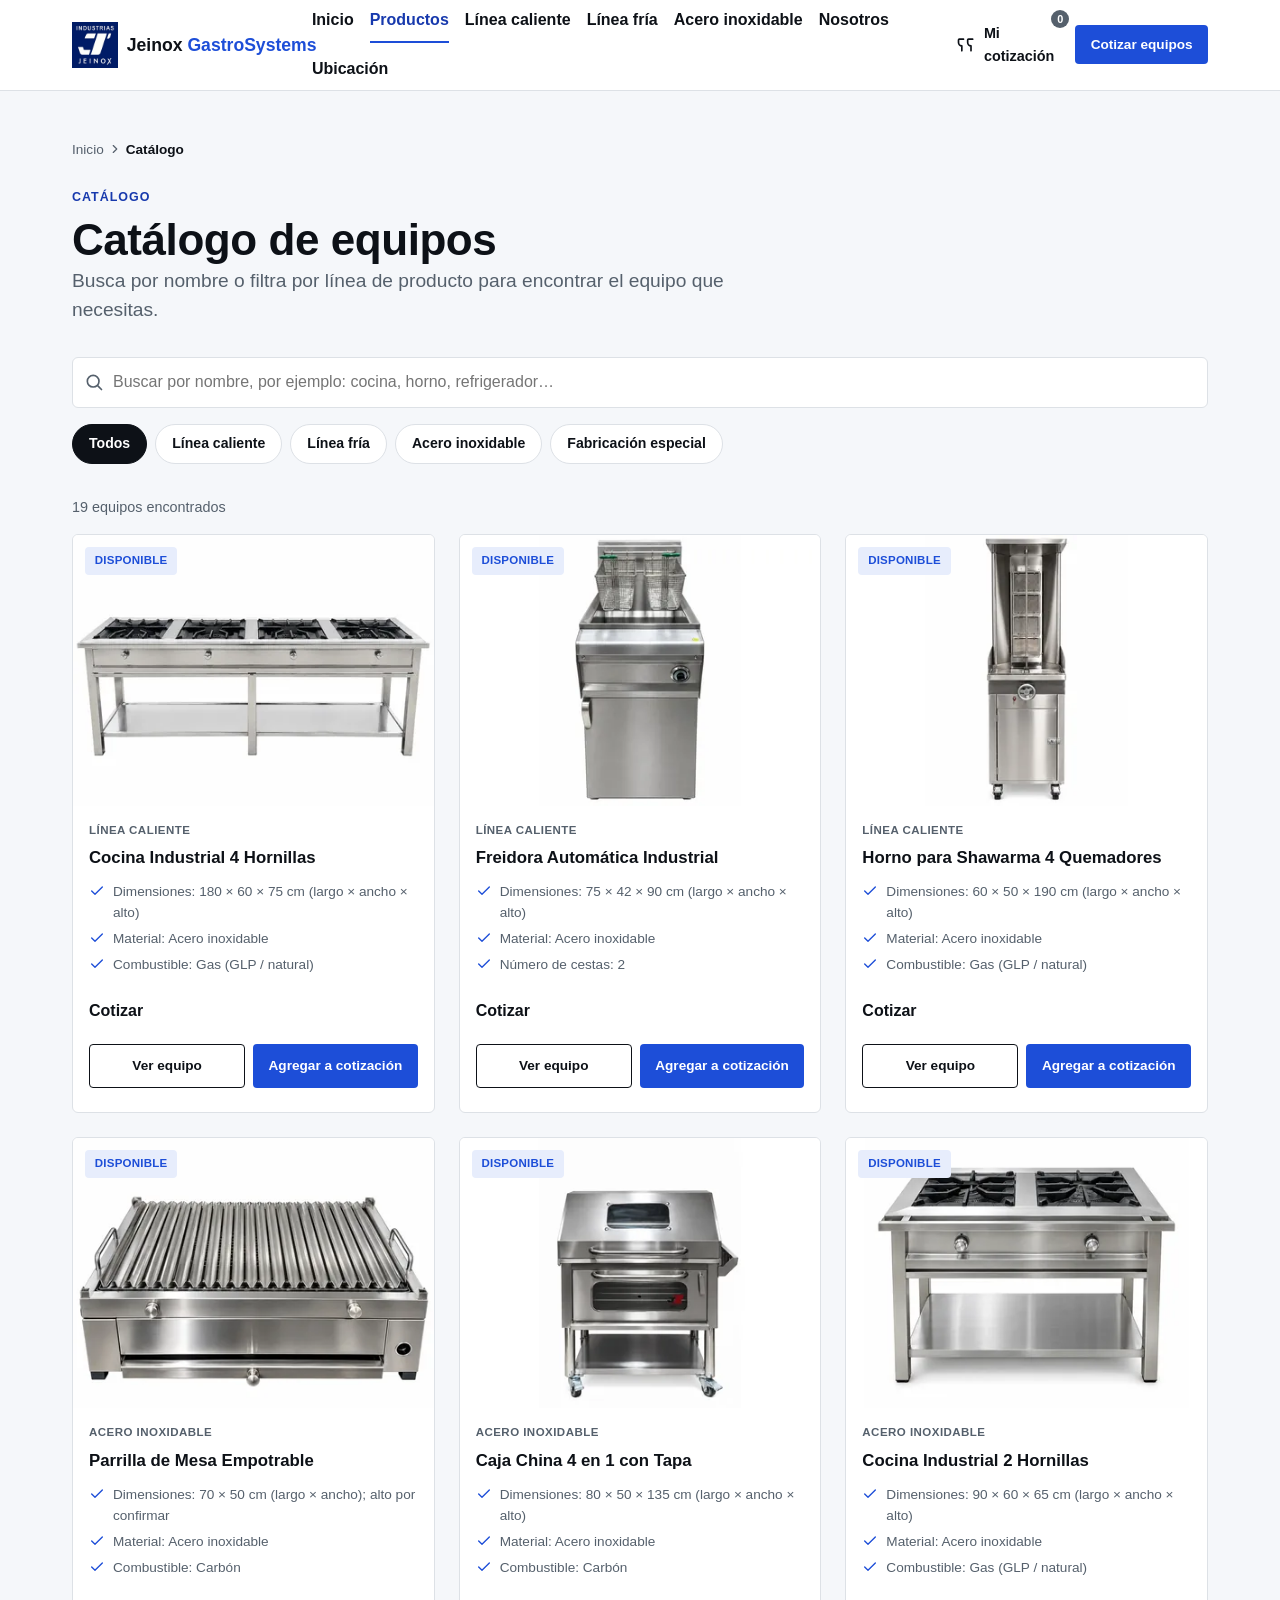
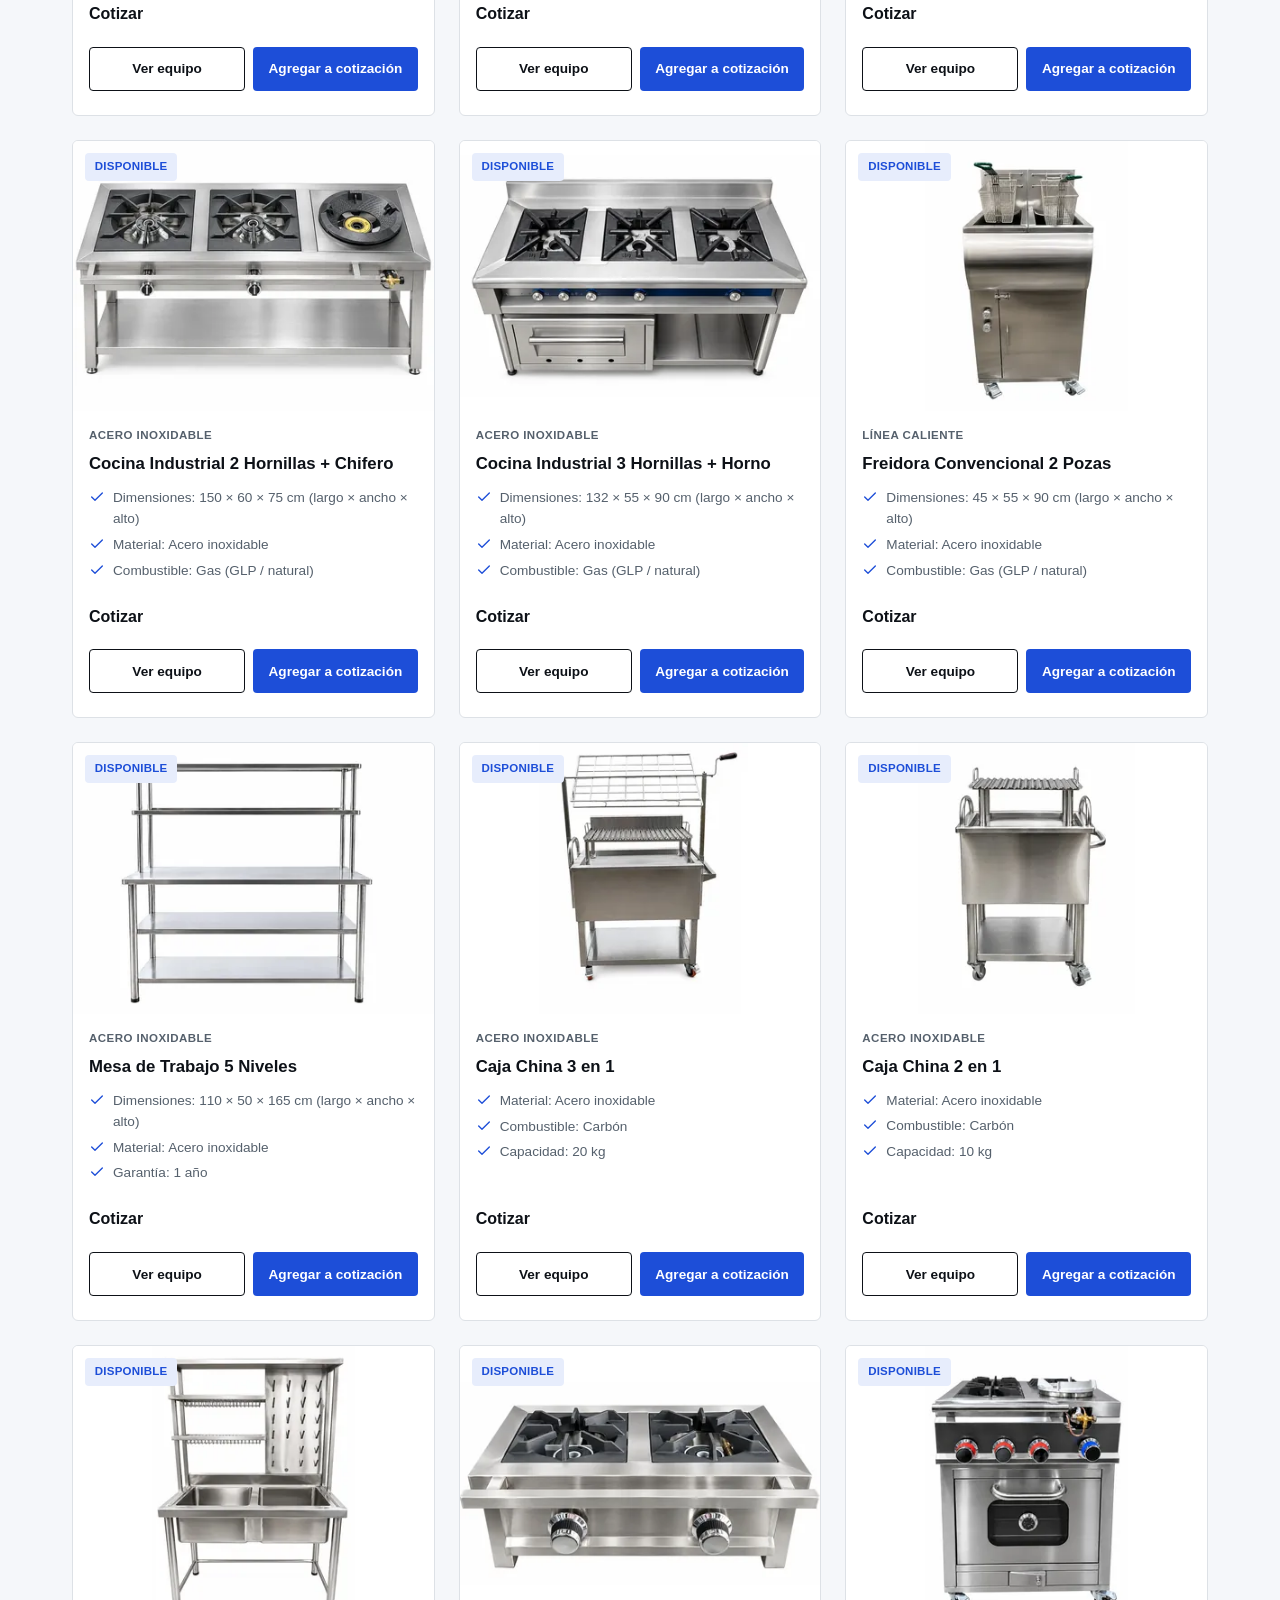
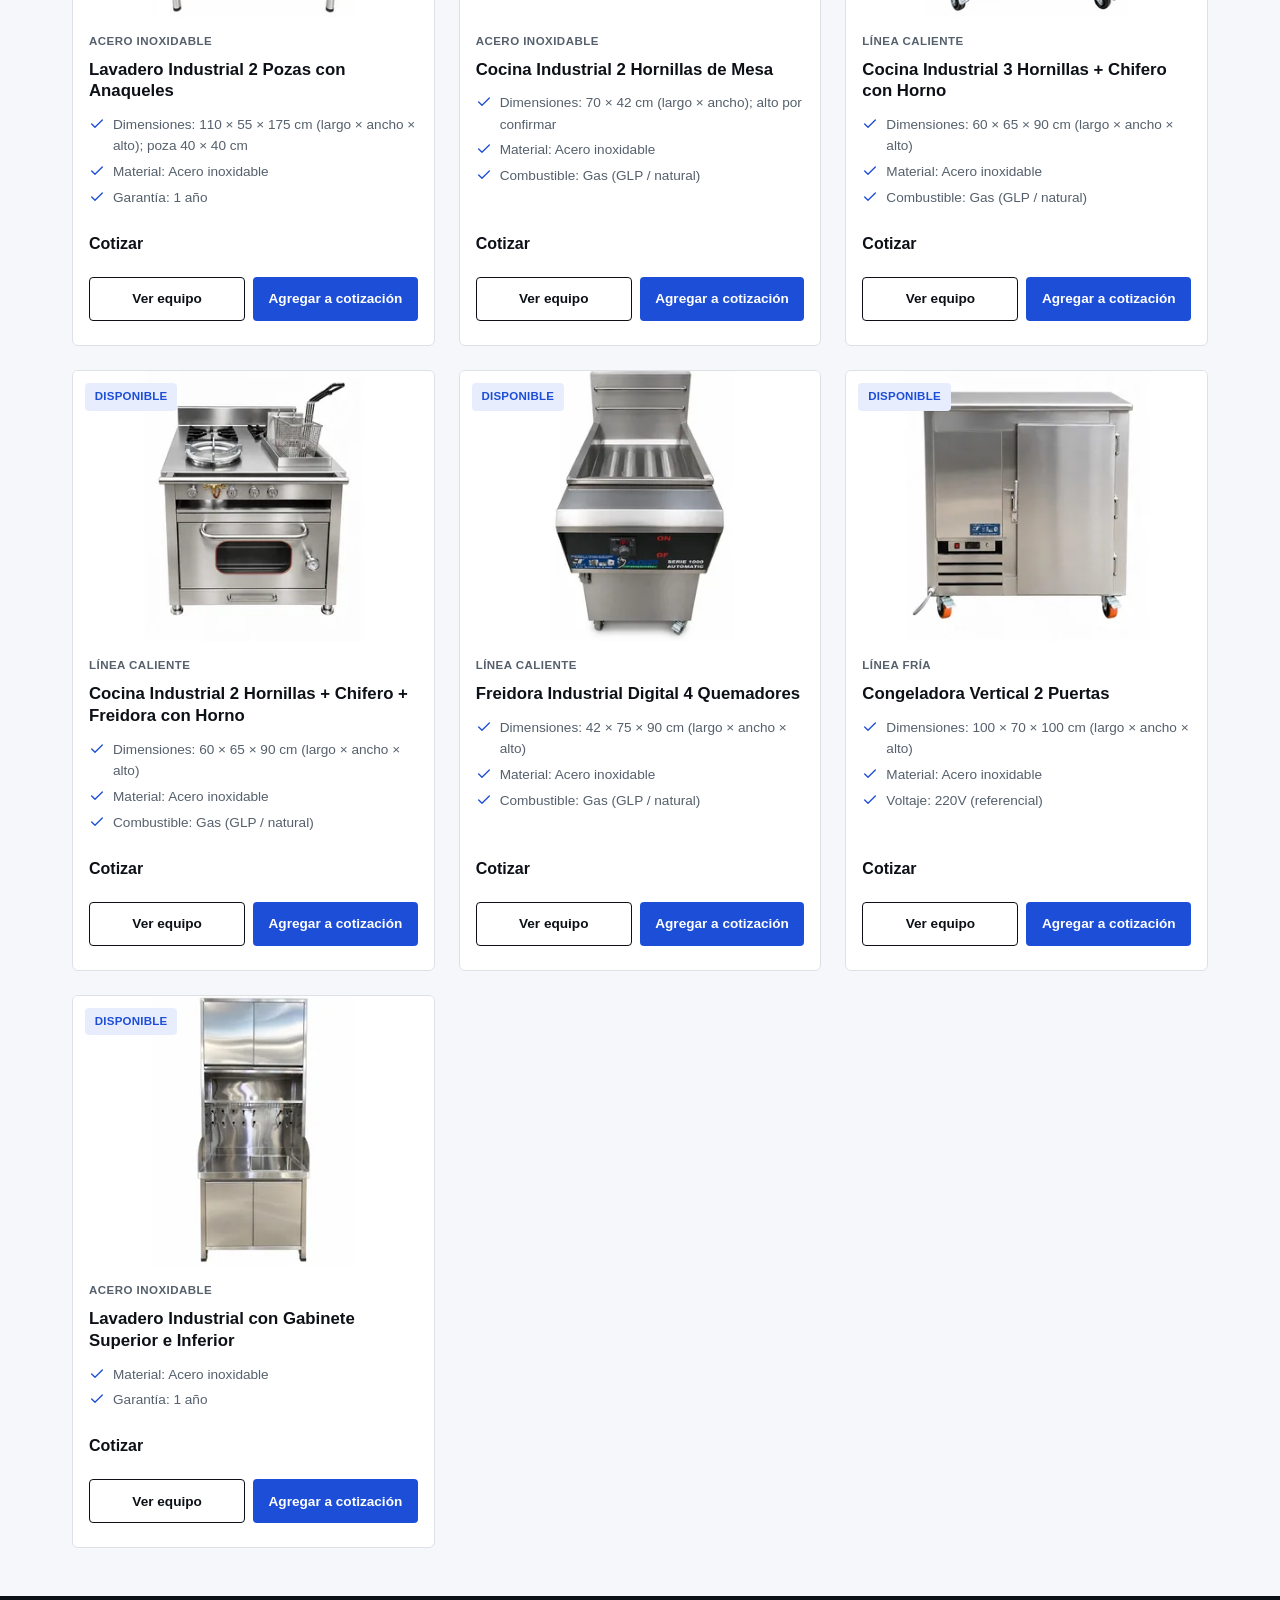
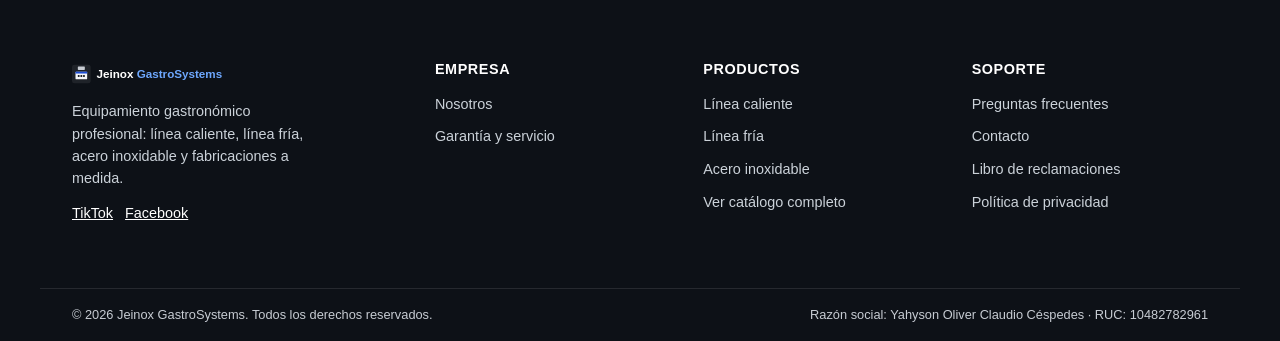
<file: catalogo.html>
<!doctype html>
<html lang="es-PE">
<head>
  <meta charset="UTF-8">
  <meta name="viewport" content="width=device-width, initial-scale=1">
  <title>Catálogo de equipos | Jeinox GastroSystems</title>
  <meta name="description" content="Explora el catálogo completo de equipamiento gastronómico: línea caliente, línea fría, acero inoxidable y fabricaciones especiales.">
  <link rel="canonical" href="https://jeinox-gastrosystems.netlify.app/catalogo.html">
  <meta name="robots" content="index, follow">
  <link rel="icon" href="assets/icons/favicon.svg" type="image/svg+xml">

  <meta property="og:type" content="website">
  <meta property="og:site_name" content="Jeinox GastroSystems">
  <meta property="og:title" content="Catálogo de equipos | Jeinox GastroSystems">
  <meta property="og:description" content="Línea caliente, línea fría, acero inoxidable y fabricaciones especiales.">
  <meta property="og:locale" content="es_PE">
  <meta property="og:url" content="https://jeinox-gastrosystems.netlify.app/catalogo.html">
  <meta property="og:image" content="https://jeinox-gastrosystems.netlify.app/assets/images/branding/logo-mark.webp">
  <meta property="og:image:width" content="240">
  <meta property="og:image:height" content="240">
  <meta name="twitter:card" content="summary_large_image">
  <meta name="twitter:title" content="Catálogo de equipos | Jeinox GastroSystems">
  <meta name="twitter:image" content="https://jeinox-gastrosystems.netlify.app/assets/images/branding/logo-mark.webp">

  <link rel="stylesheet" href="css/styles.css">
</head>
<body>
  <a class="skip-link" href="#main">Saltar al contenido principal</a>

  <header class="site-header" id="siteHeader">
    <div class="container header-inner">
      <a href="index.html" class="logo" aria-label="Jeinox GastroSystems — Inicio">
        <img class="logo-mark" src="assets/images/branding/logo-mark.webp" alt="Jeinox GastroSystems" width="240" height="240">
        <span class="logo-wordmark">Jeinox <strong>GastroSystems</strong></span>
      </a>
      <nav class="main-nav" id="mainNav" aria-label="Navegación principal">
        <ul class="nav-list">
          <li><a href="index.html">Inicio</a></li>
          <li><a href="catalogo.html">Productos</a></li>
          <li><a href="catalogo.html?cat=linea-caliente">Línea caliente</a></li>
          <li><a href="catalogo.html?cat=linea-fria">Línea fría</a></li>
          <li><a href="catalogo.html?cat=acero-inoxidable">Acero inoxidable</a></li>
          <!-- Enlace "Proyectos" oculto temporalmente: proyectos.html solo contiene
               proyectos de ejemplo. Reactivar este <li> cuando existan proyectos
               reales, o cuando la página proyectos.html tenga contenido real. -->
          <li><a href="nosotros.html">Nosotros</a></li>
          <li><a href="index.html#ubicanos">Ubicación</a></li>
        </ul>
      </nav>
      <div class="header-actions">
        <a href="cotizacion.html" class="quote-indicator" data-quote-indicator aria-label="Mi cotización, 0 equipos">
          <svg class="icon" aria-hidden="true"><use href="assets/icons/sprite.svg#icon-quote"/></svg>
          <span class="quote-indicator__label">Mi cotización</span>
          <span class="quote-indicator__count" data-quote-count data-empty="true">0</span>
        </a>
        <a href="cotizacion.html" class="btn btn-primary btn-sm header-cta">Cotizar equipos</a>
        <button type="button" class="nav-toggle" id="navToggle" aria-expanded="false" aria-controls="mainNav" aria-label="Abrir menú de navegación">
          <svg class="icon icon-menu" aria-hidden="true"><use href="assets/icons/sprite.svg#icon-menu"/></svg>
          <svg class="icon icon-close" aria-hidden="true"><use href="assets/icons/sprite.svg#icon-close"/></svg>
        </button>
      </div>
    </div>
  </header>

  <main id="main">
    <section class="section--tight section">
      <div class="container">
        <nav class="breadcrumb" aria-label="Ruta de navegación">
          <ol>
            <li><a href="index.html">Inicio</a></li>
            <li aria-hidden="true"><svg class="icon"><use href="assets/icons/sprite.svg#icon-chevron-right"/></svg></li>
            <li aria-current="page">Catálogo</li>
          </ol>
        </nav>

        <div class="section-head">
          <span class="eyebrow">Catálogo</span>
          <h1>Catálogo de equipos</h1>
          <p class="lead">Busca por nombre o filtra por línea de producto para encontrar el equipo que necesitas.</p>
        </div>

        <div class="catalog-toolbar">
          <div class="search-field">
            <svg class="icon" aria-hidden="true"><use href="assets/icons/sprite.svg#icon-search"/></svg>
            <label for="catalogSearch" class="visually-hidden">Buscar equipos</label>
            <input type="search" id="catalogSearch" placeholder="Buscar por nombre, por ejemplo: cocina, horno, refrigerador…">
          </div>
          <div class="filter-pills" id="catalogFilters" role="group" aria-label="Filtrar por línea de producto">
            <!-- Generado por js/catalog.js -->
          </div>
        </div>

        <p class="placeholder-note" id="catalogBusinessNotice" hidden style="margin-bottom: var(--space-5); display:flex; align-items:center; gap: var(--space-2); flex-wrap: wrap;">
          Mostrando equipos para: <strong data-business-name></strong>
          <button type="button" class="btn-ghost" data-clear-business style="font-size: 0.8rem;">Quitar filtro</button>
        </p>

        <div class="catalog-meta">
          <span id="catalogResultsCount">Cargando equipos…</span>
        </div>

        <h2 class="visually-hidden">Resultados del catálogo</h2>
        <div class="grid grid-cards" id="catalogGrid" aria-live="polite">
          <!-- Generado por js/catalog.js + js/products.js -->
        </div>
      </div>
    </section>
  </main>

  <footer class="site-footer">
    <div class="container footer-top">
      <div class="footer-brand">
        <img class="logo-img" src="assets/images/branding/logo-light.svg" alt="Jeinox GastroSystems">
        <p>Equipamiento gastronómico profesional: línea caliente, línea fría, acero inoxidable y fabricaciones a medida.</p>
        <div class="footer-social" style="display:flex; gap: var(--space-3); margin-top: var(--space-3);">
          <a href="https://www.tiktok.com/@industrias.jeinox?_r=1&_t=ZS-99twYn4wOai" target="_blank" rel="noopener noreferrer" aria-label="Jeinox GastroSystems en TikTok" style="color:#fff; text-decoration:underline; font-size:0.9rem;">TikTok</a>
          <a href="https://www.facebook.com/share/1Ei9uzwXiP/" target="_blank" rel="noopener noreferrer" aria-label="Jeinox GastroSystems en Facebook" style="color:#fff; text-decoration:underline; font-size:0.9rem;">Facebook</a>
        </div>
      </div>
      <div class="footer-col">
        <h3 class="h4">Empresa</h3>
        <ul>
          <li><a href="nosotros.html">Nosotros</a></li>
          <!-- Enlace "Proyectos" oculto temporalmente (ver nota en el menú principal). -->
          <li><a href="garantia.html">Garantía y servicio</a></li>
        </ul>
      </div>
      <div class="footer-col">
        <h3 class="h4">Productos</h3>
        <ul>
          <li><a href="catalogo.html?cat=linea-caliente">Línea caliente</a></li>
          <li><a href="catalogo.html?cat=linea-fria">Línea fría</a></li>
          <li><a href="catalogo.html?cat=acero-inoxidable">Acero inoxidable</a></li>
          <li><a href="catalogo.html">Ver catálogo completo</a></li>
        </ul>
      </div>
      <div class="footer-col">
        <h3 class="h4">Soporte</h3>
        <ul>
          <li><a href="index.html#faq">Preguntas frecuentes</a></li>
          <li><a href="index.html#ubicanos">Contacto</a></li>
          <li><a href="libro-reclamaciones.html">Libro de reclamaciones</a></li>
          <li><a href="privacidad.html">Política de privacidad</a></li>
        </ul>
      </div>
    </div>
    <div class="container footer-bottom">
      <p>© <span data-year>2026</span> Jeinox GastroSystems. Todos los derechos reservados.</p>
      <p>Razón social: Yahyson Oliver Claudio Céspedes · RUC: 10482782961</p>
    </div>
  </footer>

  <div class="toast" id="toast" role="status" aria-live="polite">
    <svg class="icon" aria-hidden="true"><use href="assets/icons/sprite.svg#icon-check"/></svg>
    <span data-toast-message></span>
  </div>

  <script type="module" src="js/products.js"></script>
  <script type="module" src="js/quote.js"></script>
  <script type="module" src="js/catalog.js"></script>
  <script type="module" src="js/main.js"></script>
</body>
</html>
</file>
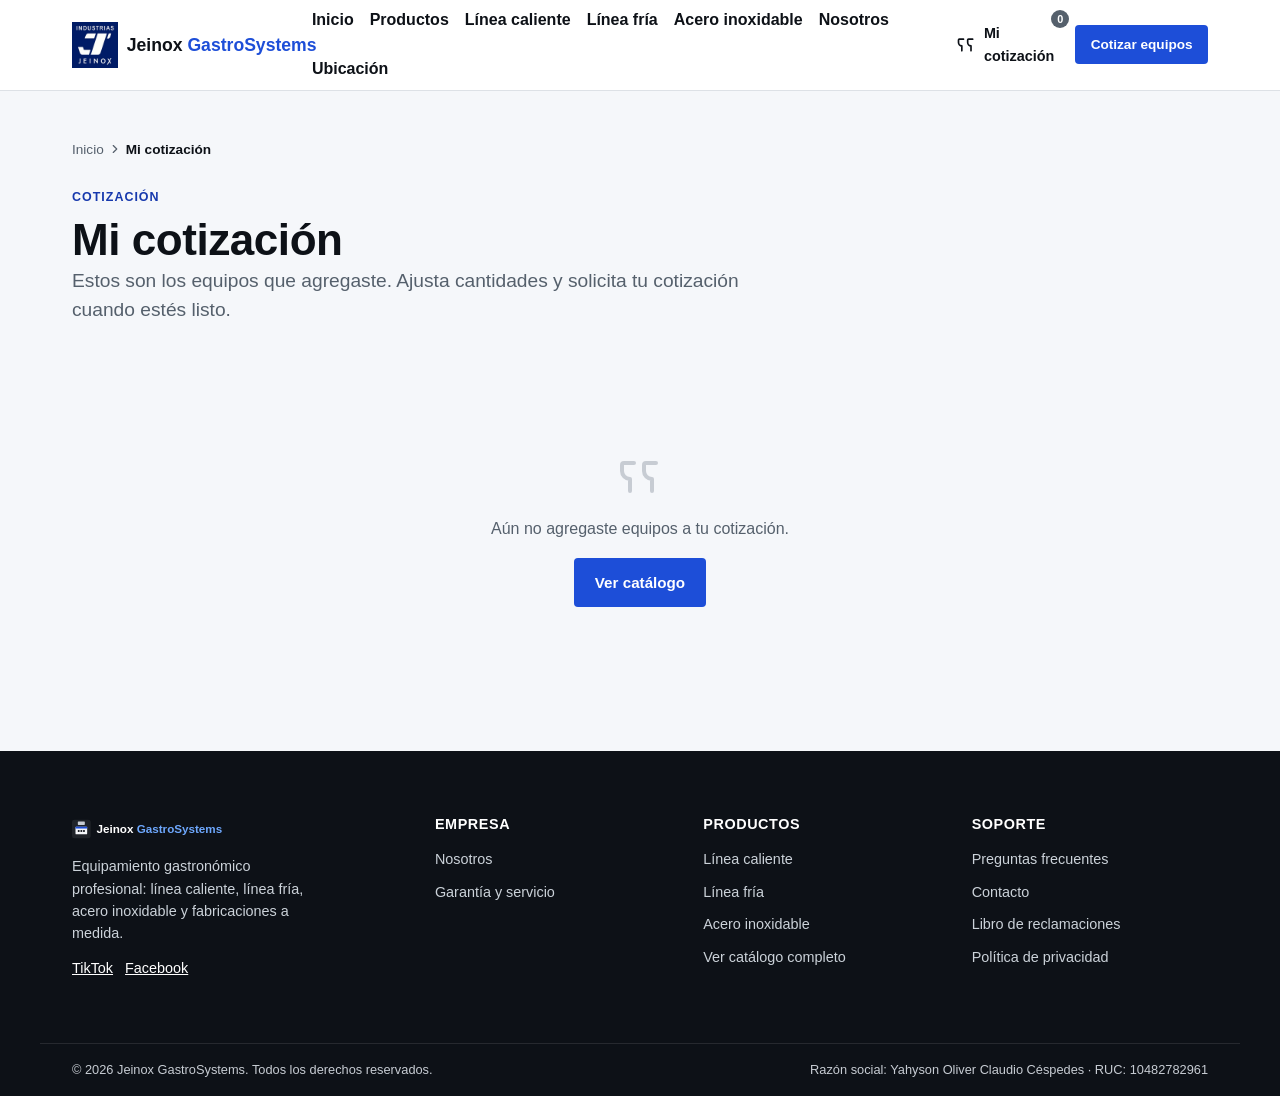
<file: cotizacion.html>
<!doctype html>
<html lang="es-PE">
<head>
  <meta charset="UTF-8">
  <meta name="viewport" content="width=device-width, initial-scale=1">
  <title>Mi cotización | Jeinox GastroSystems</title>
  <meta name="description" content="Revisa los equipos que agregaste y solicita tu cotización a Jeinox GastroSystems.">
  <link rel="canonical" href="https://jeinox-gastrosystems.netlify.app/cotizacion.html">
  <meta name="robots" content="noindex, follow">
  <link rel="icon" href="assets/icons/favicon.svg" type="image/svg+xml">
  <meta property="og:type" content="website">
  <meta property="og:site_name" content="Jeinox GastroSystems">
  <meta property="og:title" content="Mi cotización | Jeinox GastroSystems">
  <meta property="og:locale" content="es_PE">
  <meta property="og:url" content="https://jeinox-gastrosystems.netlify.app/cotizacion.html">
  <meta property="og:image" content="https://jeinox-gastrosystems.netlify.app/assets/images/branding/logo-mark.webp">
  <meta name="twitter:card" content="summary_large_image">
  <meta name="twitter:image" content="https://jeinox-gastrosystems.netlify.app/assets/images/branding/logo-mark.webp">
  <link rel="stylesheet" href="css/styles.css">
</head>
<body>
  <a class="skip-link" href="#main">Saltar al contenido principal</a>

  <header class="site-header" id="siteHeader">
    <div class="container header-inner">
      <a href="index.html" class="logo" aria-label="Jeinox GastroSystems — Inicio">
        <img class="logo-mark" src="assets/images/branding/logo-mark.webp" alt="Jeinox GastroSystems" width="240" height="240">
        <span class="logo-wordmark">Jeinox <strong>GastroSystems</strong></span>
      </a>
      <nav class="main-nav" id="mainNav" aria-label="Navegación principal">
        <ul class="nav-list">
          <li><a href="index.html">Inicio</a></li>
          <li><a href="catalogo.html">Productos</a></li>
          <li><a href="catalogo.html?cat=linea-caliente">Línea caliente</a></li>
          <li><a href="catalogo.html?cat=linea-fria">Línea fría</a></li>
          <li><a href="catalogo.html?cat=acero-inoxidable">Acero inoxidable</a></li>
          <!-- Enlace "Proyectos" oculto temporalmente: proyectos.html solo contiene
               proyectos de ejemplo. Reactivar este <li> cuando existan proyectos
               reales, o cuando la página proyectos.html tenga contenido real. -->
          <li><a href="nosotros.html">Nosotros</a></li>
          <li><a href="index.html#ubicanos">Ubicación</a></li>
        </ul>
      </nav>
      <div class="header-actions">
        <a href="cotizacion.html" class="quote-indicator" data-quote-indicator aria-label="Mi cotización, 0 equipos">
          <svg class="icon" aria-hidden="true"><use href="assets/icons/sprite.svg#icon-quote"/></svg>
          <span class="quote-indicator__label">Mi cotización</span>
          <span class="quote-indicator__count" data-quote-count data-empty="true">0</span>
        </a>
        <a href="cotizacion.html" class="btn btn-primary btn-sm header-cta">Cotizar equipos</a>
        <button type="button" class="nav-toggle" id="navToggle" aria-expanded="false" aria-controls="mainNav" aria-label="Abrir menú de navegación">
          <svg class="icon icon-menu" aria-hidden="true"><use href="assets/icons/sprite.svg#icon-menu"/></svg>
          <svg class="icon icon-close" aria-hidden="true"><use href="assets/icons/sprite.svg#icon-close"/></svg>
        </button>
      </div>
    </div>
  </header>

  <main id="main">
    <section class="section--tight section">
      <div class="container" id="quotePageRoot">
        <nav class="breadcrumb" aria-label="Ruta de navegación">
          <ol>
            <li><a href="index.html">Inicio</a></li>
            <li aria-hidden="true"><svg class="icon"><use href="assets/icons/sprite.svg#icon-chevron-right"/></svg></li>
            <li aria-current="page">Mi cotización</li>
          </ol>
        </nav>
        <div class="section-head">
          <span class="eyebrow">Cotización</span>
          <h1>Mi cotización</h1>
          <p class="lead">Estos son los equipos que agregaste. Ajusta cantidades y solicita tu cotización cuando estés listo.</p>
        </div>

        <div id="quoteEmptyState" class="quote-empty" hidden>
          <svg class="icon" aria-hidden="true"><use href="assets/icons/sprite.svg#icon-quote"/></svg>
          <p>Aún no agregaste equipos a tu cotización.</p>
          <a href="catalogo.html" class="btn btn-primary" style="margin-top: var(--space-4);">Ver catálogo</a>
        </div>

        <div class="grid" style="grid-template-columns: 1fr; gap: var(--space-7);" id="quoteTableWrap" hidden>
          <div class="quote-table-wrap">
            <table class="quote-table">
              <caption class="visually-hidden">Equipos en tu cotización</caption>
              <thead>
                <tr>
                  <th scope="col">Producto</th>
                  <th scope="col">Cantidad</th>
                  <th scope="col"><span class="visually-hidden">Eliminar</span></th>
                </tr>
              </thead>
              <tbody id="quoteTableBody"></tbody>
            </table>
          </div>

          <div class="grid grid-2" style="align-items:start;">
            <div class="quote-summary">
              <div class="quote-summary__row">
                <span>Total de unidades</span>
                <strong id="quoteSummaryCount">0</strong>
              </div>
              <p class="quote-note">Esta cotización no incluye precios finales: nuestro equipo comercial confirmará el detalle y el costo de cada equipo.</p>
              <p class="quote-note" style="margin-top: var(--space-3);">Elige el número de WhatsApp al que prefieras escribir:</p>
              <div style="display:flex; flex-direction: column; gap: var(--space-3);">
                <button type="button" class="btn btn-whatsapp btn-block" data-whatsapp="51943688374">
                  <svg class="icon icon--sm" aria-hidden="true"><use href="assets/icons/sprite.svg#icon-whatsapp"/></svg>
                  Cotizar por WhatsApp +51 943 688 374
                </button>
                <button type="button" class="btn btn-whatsapp btn-block" data-whatsapp="51926669669">
                  <svg class="icon icon--sm" aria-hidden="true"><use href="assets/icons/sprite.svg#icon-whatsapp"/></svg>
                  Cotizar por WhatsApp +51 926 669 669
                </button>
                <button type="button" class="btn btn-neutral btn-block" id="quoteClearBtn">Vaciar lista</button>
              </div>
            </div>
            <div>
              <h2 class="h4">Mensaje que se enviará</h2>
              <p class="placeholder-note" style="margin-bottom: var(--space-3);">Este es el mensaje que se enviará automáticamente al elegir cualquiera de los números de WhatsApp.</p>
              <pre class="quote-message-preview" id="quoteMessagePreview">Agrega equipos a tu cotización para generar el mensaje.</pre>
            </div>
          </div>
        </div>
      </div>
    </section>
  </main>

  <footer class="site-footer">
    <div class="container footer-top">
      <div class="footer-brand">
        <img class="logo-img" src="assets/images/branding/logo-light.svg" alt="Jeinox GastroSystems">
        <p>Equipamiento gastronómico profesional: línea caliente, línea fría, acero inoxidable y fabricaciones a medida.</p>
        <div class="footer-social" style="display:flex; gap: var(--space-3); margin-top: var(--space-3);">
          <a href="https://www.tiktok.com/@industrias.jeinox?_r=1&_t=ZS-99twYn4wOai" target="_blank" rel="noopener noreferrer" aria-label="Jeinox GastroSystems en TikTok" style="color:#fff; text-decoration:underline; font-size:0.9rem;">TikTok</a>
          <a href="https://www.facebook.com/share/1Ei9uzwXiP/" target="_blank" rel="noopener noreferrer" aria-label="Jeinox GastroSystems en Facebook" style="color:#fff; text-decoration:underline; font-size:0.9rem;">Facebook</a>
        </div>
      </div>
      <div class="footer-col">
        <h3 class="h4">Empresa</h3>
        <ul>
          <li><a href="nosotros.html">Nosotros</a></li>
          <!-- Enlace "Proyectos" oculto temporalmente (ver nota en el menú principal). -->
          <li><a href="garantia.html">Garantía y servicio</a></li>
        </ul>
      </div>
      <div class="footer-col">
        <h3 class="h4">Productos</h3>
        <ul>
          <li><a href="catalogo.html?cat=linea-caliente">Línea caliente</a></li>
          <li><a href="catalogo.html?cat=linea-fria">Línea fría</a></li>
          <li><a href="catalogo.html?cat=acero-inoxidable">Acero inoxidable</a></li>
          <li><a href="catalogo.html">Ver catálogo completo</a></li>
        </ul>
      </div>
      <div class="footer-col">
        <h3 class="h4">Soporte</h3>
        <ul>
          <li><a href="index.html#faq">Preguntas frecuentes</a></li>
          <li><a href="index.html#ubicanos">Contacto</a></li>
          <li><a href="libro-reclamaciones.html">Libro de reclamaciones</a></li>
          <li><a href="privacidad.html">Política de privacidad</a></li>
        </ul>
      </div>
    </div>
    <div class="container footer-bottom">
      <p>© <span data-year>2026</span> Jeinox GastroSystems. Todos los derechos reservados.</p>
      <p>Razón social: Yahyson Oliver Claudio Céspedes · RUC: 10482782961</p>
    </div>
  </footer>

  <div class="toast" id="toast" role="status" aria-live="polite">
    <svg class="icon" aria-hidden="true"><use href="assets/icons/sprite.svg#icon-check"/></svg>
    <span data-toast-message></span>
  </div>

  <script type="module" src="js/products.js"></script>
  <script type="module" src="js/quote.js"></script>
  <script type="module" src="js/catalog.js"></script>
  <script type="module" src="js/main.js"></script>
</body>
</html>
</file>
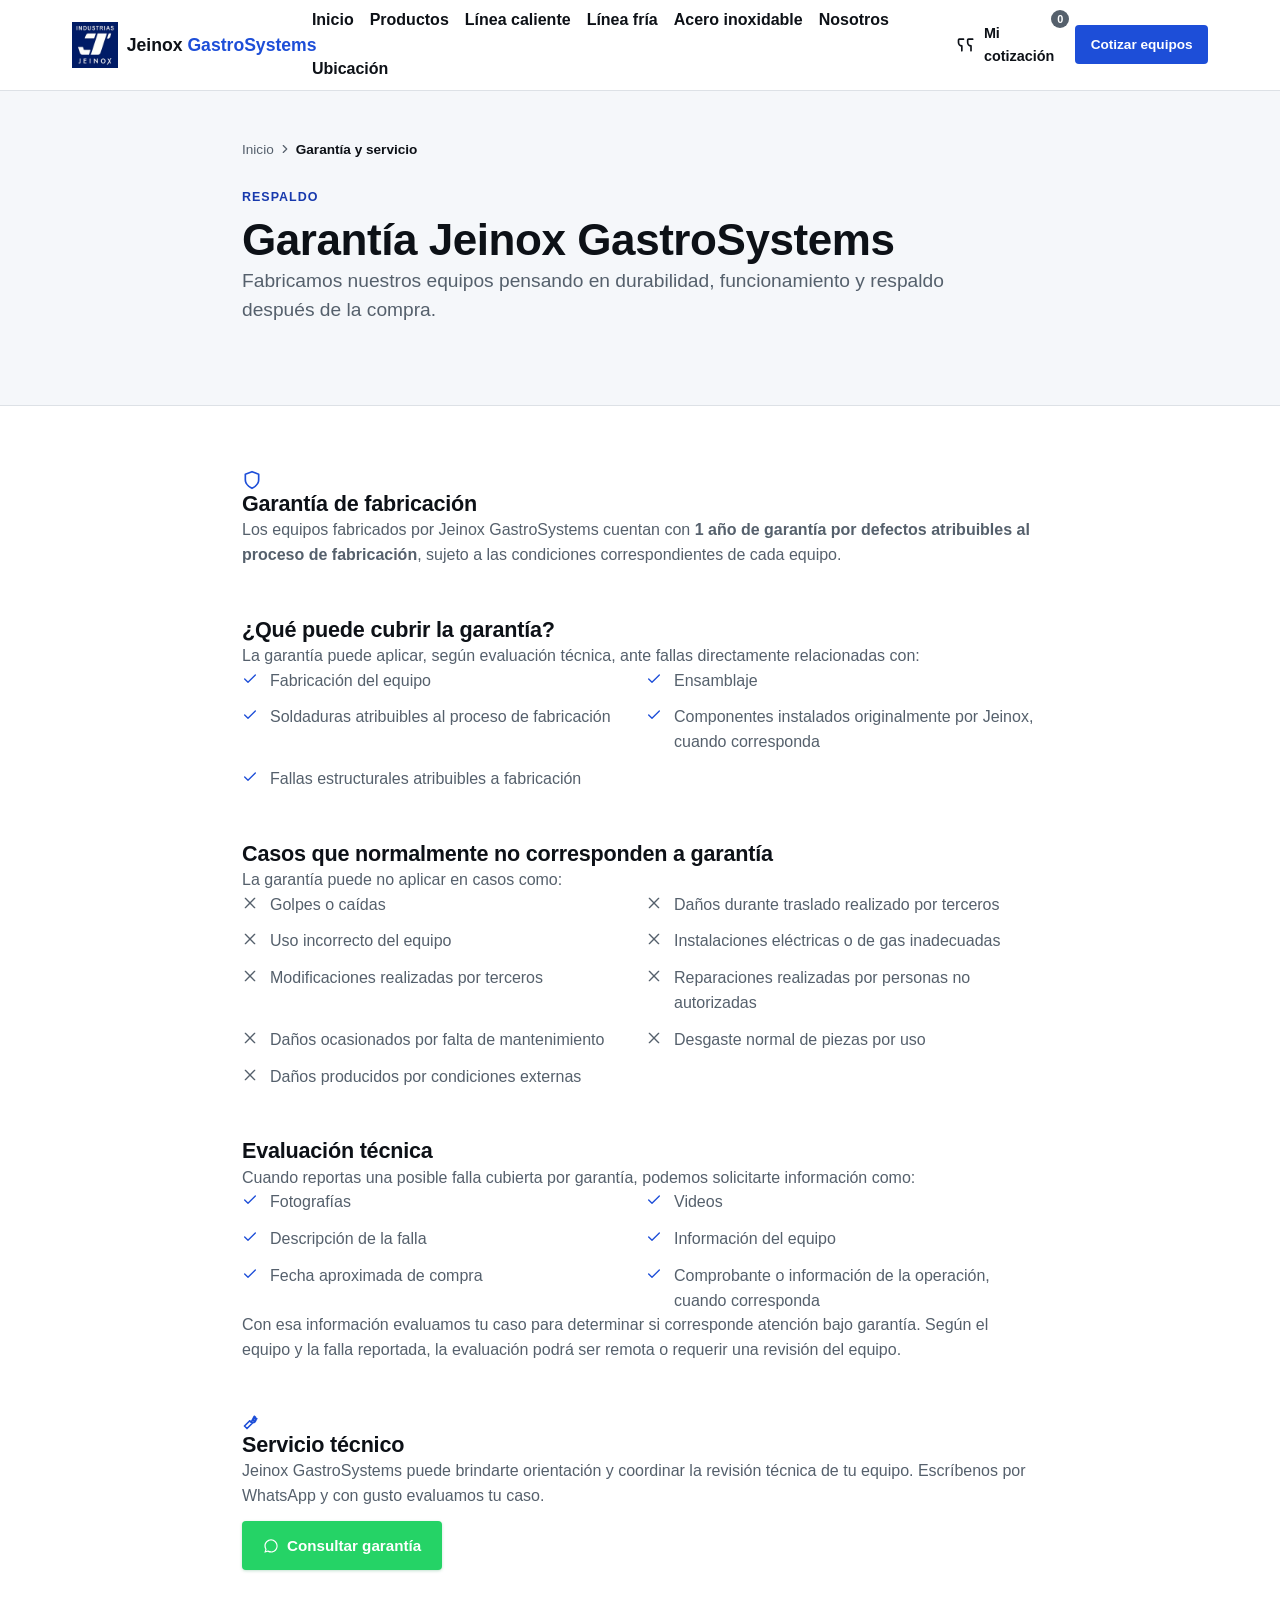
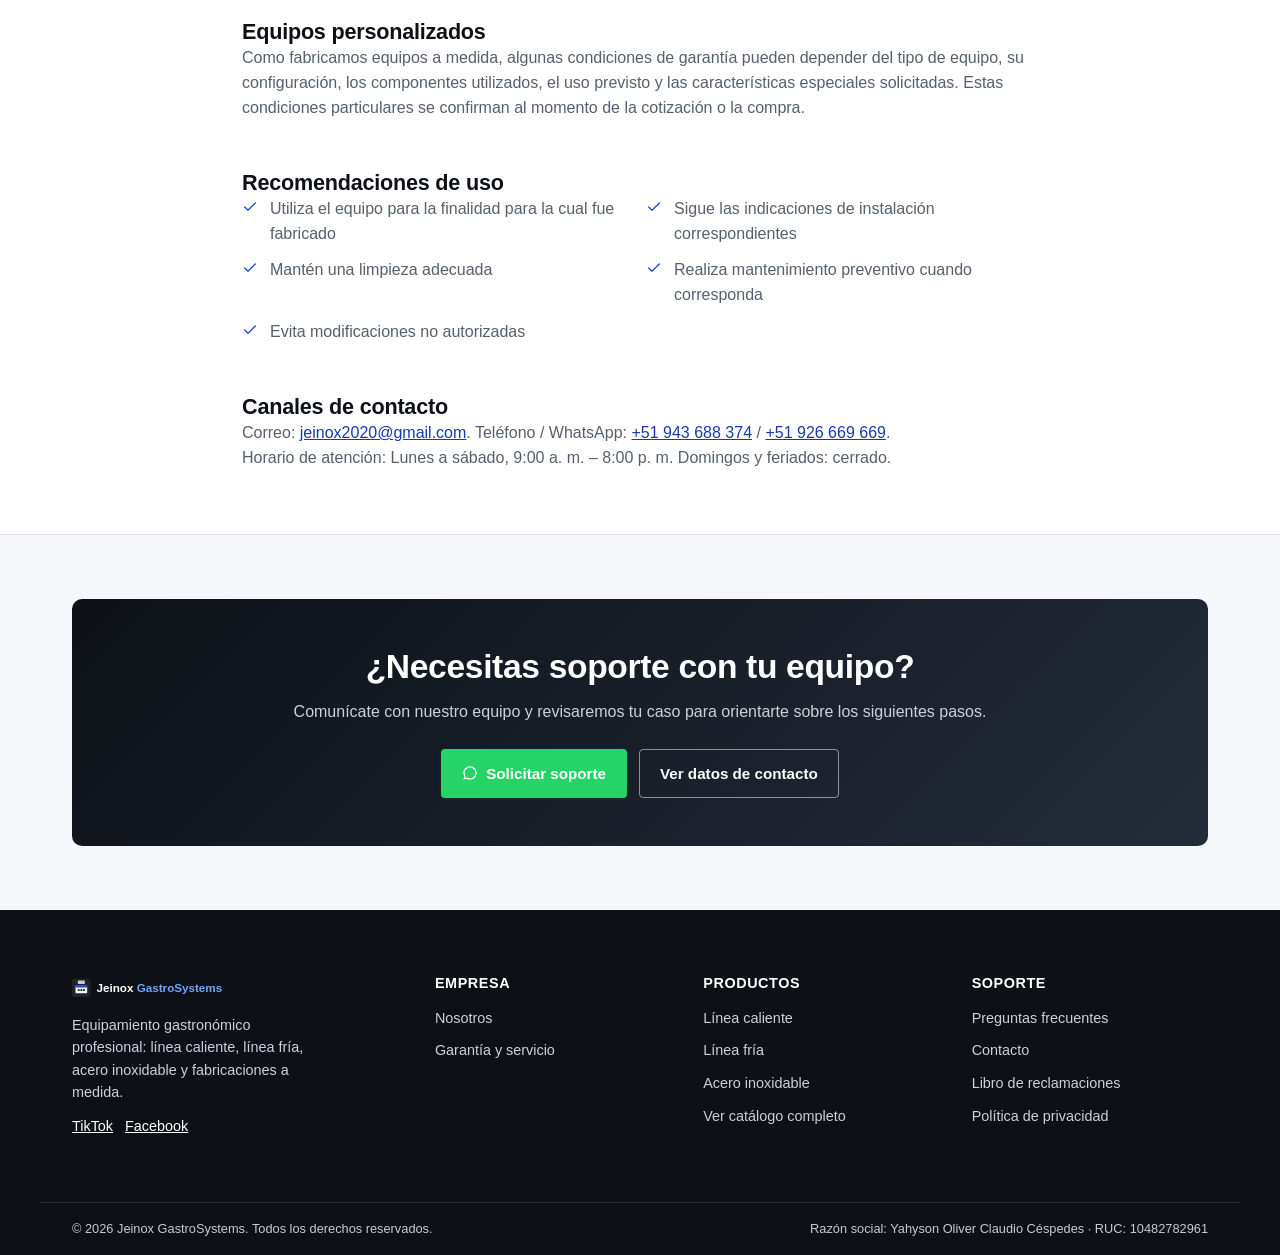
<file: garantia.html>
<!doctype html>
<html lang="es-PE">
<head>
  <meta charset="UTF-8">
  <meta name="viewport" content="width=device-width, initial-scale=1">
  <title>Garantía | Jeinox GastroSystems</title>
  <meta name="description" content="Conoce la garantía de fabricación de 1 año de Jeinox GastroSystems: qué cubre, qué no cubre y cómo solicitar soporte técnico para tu equipo.">
  <link rel="canonical" href="https://jeinox-gastrosystems.netlify.app/garantia.html">
  <meta name="robots" content="index, follow">
  <link rel="icon" href="assets/icons/favicon.svg" type="image/svg+xml">
  <meta property="og:type" content="website">
  <meta property="og:site_name" content="Jeinox GastroSystems">
  <meta property="og:title" content="Garantía | Jeinox GastroSystems">
  <meta property="og:locale" content="es_PE">
  <meta property="og:url" content="https://jeinox-gastrosystems.netlify.app/garantia.html">
  <meta property="og:image" content="https://jeinox-gastrosystems.netlify.app/assets/images/branding/logo-mark.webp">
  <meta name="twitter:card" content="summary_large_image">
  <meta name="twitter:image" content="https://jeinox-gastrosystems.netlify.app/assets/images/branding/logo-mark.webp">
  <link rel="stylesheet" href="css/styles.css">
</head>
<body>
  <a class="skip-link" href="#main">Saltar al contenido principal</a>

  <header class="site-header" id="siteHeader">
    <div class="container header-inner">
      <a href="index.html" class="logo" aria-label="Jeinox GastroSystems — Inicio">
        <img class="logo-mark" src="assets/images/branding/logo-mark.webp" alt="Jeinox GastroSystems" width="240" height="240">
        <span class="logo-wordmark">Jeinox <strong>GastroSystems</strong></span>
      </a>
      <nav class="main-nav" id="mainNav" aria-label="Navegación principal">
        <ul class="nav-list">
          <li><a href="index.html">Inicio</a></li>
          <li><a href="catalogo.html">Productos</a></li>
          <li><a href="catalogo.html?cat=linea-caliente">Línea caliente</a></li>
          <li><a href="catalogo.html?cat=linea-fria">Línea fría</a></li>
          <li><a href="catalogo.html?cat=acero-inoxidable">Acero inoxidable</a></li>
          <!-- Enlace "Proyectos" oculto temporalmente: proyectos.html solo contiene
               proyectos de ejemplo. Reactivar este <li> cuando existan proyectos
               reales, o cuando la página proyectos.html tenga contenido real. -->
          <li><a href="nosotros.html">Nosotros</a></li>
          <li><a href="index.html#ubicanos">Ubicación</a></li>
        </ul>
      </nav>
      <div class="header-actions">
        <a href="cotizacion.html" class="quote-indicator" data-quote-indicator aria-label="Mi cotización, 0 equipos">
          <svg class="icon" aria-hidden="true"><use href="assets/icons/sprite.svg#icon-quote"/></svg>
          <span class="quote-indicator__label">Mi cotización</span>
          <span class="quote-indicator__count" data-quote-count data-empty="true">0</span>
        </a>
        <a href="cotizacion.html" class="btn btn-primary btn-sm header-cta">Cotizar equipos</a>
        <button type="button" class="nav-toggle" id="navToggle" aria-expanded="false" aria-controls="mainNav" aria-label="Abrir menú de navegación">
          <svg class="icon icon-menu" aria-hidden="true"><use href="assets/icons/sprite.svg#icon-menu"/></svg>
          <svg class="icon icon-close" aria-hidden="true"><use href="assets/icons/sprite.svg#icon-close"/></svg>
        </button>
      </div>
    </div>
  </header>

  <main id="main">
    <section class="section--tight section">
      <div class="container" style="max-width: 860px;">
        <nav class="breadcrumb" aria-label="Ruta de navegación">
          <ol>
            <li><a href="index.html">Inicio</a></li>
            <li aria-hidden="true"><svg class="icon"><use href="assets/icons/sprite.svg#icon-chevron-right"/></svg></li>
            <li aria-current="page">Garantía y servicio</li>
          </ol>
        </nav>
        <div class="section-head">
          <span class="eyebrow">Respaldo</span>
          <h1>Garantía Jeinox GastroSystems</h1>
          <p class="lead">Fabricamos nuestros equipos pensando en durabilidad, funcionamiento y respaldo después de la compra.</p>
        </div>
      </div>
    </section>

    <section class="section section--muted">
      <div class="container" style="max-width: 860px; display:flex; flex-direction:column; gap: var(--space-7);">

        <div>
          <h2 class="h3"><svg class="icon" aria-hidden="true" style="vertical-align:-3px; margin-right:6px; color:var(--color-accent);"><use href="assets/icons/sprite.svg#icon-shield"/></svg>Garantía de fabricación</h2>
          <p class="text-muted">Los equipos fabricados por Jeinox GastroSystems cuentan con <strong>1 año de garantía por defectos atribuibles al proceso de fabricación</strong>, sujeto a las condiciones correspondientes de cada equipo.</p>
        </div>

        <div>
          <h2 class="h3">¿Qué puede cubrir la garantía?</h2>
          <p class="text-muted">La garantía puede aplicar, según evaluación técnica, ante fallas directamente relacionadas con:</p>
          <ul class="check-list check-list--yes">
            <li><svg class="icon icon--sm" aria-hidden="true"><use href="assets/icons/sprite.svg#icon-check"/></svg><span>Fabricación del equipo</span></li>
            <li><svg class="icon icon--sm" aria-hidden="true"><use href="assets/icons/sprite.svg#icon-check"/></svg><span>Ensamblaje</span></li>
            <li><svg class="icon icon--sm" aria-hidden="true"><use href="assets/icons/sprite.svg#icon-check"/></svg><span>Soldaduras atribuibles al proceso de fabricación</span></li>
            <li><svg class="icon icon--sm" aria-hidden="true"><use href="assets/icons/sprite.svg#icon-check"/></svg><span>Componentes instalados originalmente por Jeinox, cuando corresponda</span></li>
            <li><svg class="icon icon--sm" aria-hidden="true"><use href="assets/icons/sprite.svg#icon-check"/></svg><span>Fallas estructurales atribuibles a fabricación</span></li>
          </ul>
        </div>

        <div>
          <h2 class="h3">Casos que normalmente no corresponden a garantía</h2>
          <p class="text-muted">La garantía puede no aplicar en casos como:</p>
          <ul class="check-list check-list--no">
            <li><svg class="icon icon--sm" aria-hidden="true"><use href="assets/icons/sprite.svg#icon-close"/></svg><span>Golpes o caídas</span></li>
            <li><svg class="icon icon--sm" aria-hidden="true"><use href="assets/icons/sprite.svg#icon-close"/></svg><span>Daños durante traslado realizado por terceros</span></li>
            <li><svg class="icon icon--sm" aria-hidden="true"><use href="assets/icons/sprite.svg#icon-close"/></svg><span>Uso incorrecto del equipo</span></li>
            <li><svg class="icon icon--sm" aria-hidden="true"><use href="assets/icons/sprite.svg#icon-close"/></svg><span>Instalaciones eléctricas o de gas inadecuadas</span></li>
            <li><svg class="icon icon--sm" aria-hidden="true"><use href="assets/icons/sprite.svg#icon-close"/></svg><span>Modificaciones realizadas por terceros</span></li>
            <li><svg class="icon icon--sm" aria-hidden="true"><use href="assets/icons/sprite.svg#icon-close"/></svg><span>Reparaciones realizadas por personas no autorizadas</span></li>
            <li><svg class="icon icon--sm" aria-hidden="true"><use href="assets/icons/sprite.svg#icon-close"/></svg><span>Daños ocasionados por falta de mantenimiento</span></li>
            <li><svg class="icon icon--sm" aria-hidden="true"><use href="assets/icons/sprite.svg#icon-close"/></svg><span>Desgaste normal de piezas por uso</span></li>
            <li><svg class="icon icon--sm" aria-hidden="true"><use href="assets/icons/sprite.svg#icon-close"/></svg><span>Daños producidos por condiciones externas</span></li>
          </ul>
        </div>

        <div>
          <h2 class="h3">Evaluación técnica</h2>
          <p class="text-muted">Cuando reportas una posible falla cubierta por garantía, podemos solicitarte información como:</p>
          <ul class="check-list check-list--yes">
            <li><svg class="icon icon--sm" aria-hidden="true"><use href="assets/icons/sprite.svg#icon-check"/></svg><span>Fotografías</span></li>
            <li><svg class="icon icon--sm" aria-hidden="true"><use href="assets/icons/sprite.svg#icon-check"/></svg><span>Videos</span></li>
            <li><svg class="icon icon--sm" aria-hidden="true"><use href="assets/icons/sprite.svg#icon-check"/></svg><span>Descripción de la falla</span></li>
            <li><svg class="icon icon--sm" aria-hidden="true"><use href="assets/icons/sprite.svg#icon-check"/></svg><span>Información del equipo</span></li>
            <li><svg class="icon icon--sm" aria-hidden="true"><use href="assets/icons/sprite.svg#icon-check"/></svg><span>Fecha aproximada de compra</span></li>
            <li><svg class="icon icon--sm" aria-hidden="true"><use href="assets/icons/sprite.svg#icon-check"/></svg><span>Comprobante o información de la operación, cuando corresponda</span></li>
          </ul>
          <p class="text-muted">Con esa información evaluamos tu caso para determinar si corresponde atención bajo garantía. Según el equipo y la falla reportada, la evaluación podrá ser remota o requerir una revisión del equipo.</p>
        </div>

        <div>
          <h2 class="h3"><svg class="icon" aria-hidden="true" style="vertical-align:-3px; margin-right:6px; color:var(--color-accent);"><use href="assets/icons/sprite.svg#icon-wrench"/></svg>Servicio técnico</h2>
          <p class="text-muted">Jeinox GastroSystems puede brindarte orientación y coordinar la revisión técnica de tu equipo. Escríbenos por WhatsApp y con gusto evaluamos tu caso.</p>
          <a href="https://wa.me/51943688374?text=Hola%2C%20quisiera%20consultar%20sobre%20la%20garant%C3%ADa%20de%20mi%20equipo%20Jeinox%20GastroSystems." target="_blank" rel="noopener" class="btn btn-whatsapp" style="margin-top: var(--space-3);">
            <svg class="icon icon--sm" aria-hidden="true"><use href="assets/icons/sprite.svg#icon-whatsapp"/></svg>
            Consultar garantía
          </a>
        </div>

        <div>
          <h2 class="h3">Equipos personalizados</h2>
          <p class="text-muted">Como fabricamos equipos a medida, algunas condiciones de garantía pueden depender del tipo de equipo, su configuración, los componentes utilizados, el uso previsto y las características especiales solicitadas. Estas condiciones particulares se confirman al momento de la cotización o la compra.</p>
        </div>

        <div>
          <h2 class="h3">Recomendaciones de uso</h2>
          <ul class="check-list check-list--yes">
            <li><svg class="icon icon--sm" aria-hidden="true"><use href="assets/icons/sprite.svg#icon-check"/></svg><span>Utiliza el equipo para la finalidad para la cual fue fabricado</span></li>
            <li><svg class="icon icon--sm" aria-hidden="true"><use href="assets/icons/sprite.svg#icon-check"/></svg><span>Sigue las indicaciones de instalación correspondientes</span></li>
            <li><svg class="icon icon--sm" aria-hidden="true"><use href="assets/icons/sprite.svg#icon-check"/></svg><span>Mantén una limpieza adecuada</span></li>
            <li><svg class="icon icon--sm" aria-hidden="true"><use href="assets/icons/sprite.svg#icon-check"/></svg><span>Realiza mantenimiento preventivo cuando corresponda</span></li>
            <li><svg class="icon icon--sm" aria-hidden="true"><use href="assets/icons/sprite.svg#icon-check"/></svg><span>Evita modificaciones no autorizadas</span></li>
          </ul>
        </div>

        <div>
          <h2 class="h3">Canales de contacto</h2>
          <p class="text-muted">Correo: <a href="mailto:jeinox2020@gmail.com" style="color: var(--color-accent-dark); text-decoration: underline;">jeinox2020@gmail.com</a>. Teléfono / WhatsApp: <a href="tel:+51943688374" style="color: var(--color-accent-dark); text-decoration: underline;">+51 943 688 374</a> / <a href="tel:+51926669669" style="color: var(--color-accent-dark); text-decoration: underline;">+51 926 669 669</a>.</p>
          <p class="text-muted">Horario de atención: Lunes a sábado, 9:00 a. m. – 8:00 p. m. Domingos y feriados: cerrado.</p>
        </div>
      </div>
    </section>

    <section class="section">
      <div class="container">
        <div class="cta-final">
          <h2>¿Necesitas soporte con tu equipo?</h2>
          <p>Comunícate con nuestro equipo y revisaremos tu caso para orientarte sobre los siguientes pasos.</p>
          <div class="cta-final__actions">
            <a href="https://wa.me/51943688374?text=Hola%2C%20necesito%20soporte%20con%20mi%20equipo%20Jeinox%20GastroSystems." target="_blank" rel="noopener" class="btn btn-whatsapp">
              <svg class="icon icon--sm" aria-hidden="true"><use href="assets/icons/sprite.svg#icon-whatsapp"/></svg>
              Solicitar soporte
            </a>
            <a href="index.html#ubicanos" class="btn btn-outline-light">Ver datos de contacto</a>
          </div>
        </div>
      </div>
    </section>
  </main>

  <footer class="site-footer">
    <div class="container footer-top">
      <div class="footer-brand">
        <img class="logo-img" src="assets/images/branding/logo-light.svg" alt="Jeinox GastroSystems">
        <p>Equipamiento gastronómico profesional: línea caliente, línea fría, acero inoxidable y fabricaciones a medida.</p>
        <div class="footer-social" style="display:flex; gap: var(--space-3); margin-top: var(--space-3);">
          <a href="https://www.tiktok.com/@industrias.jeinox?_r=1&_t=ZS-99twYn4wOai" target="_blank" rel="noopener noreferrer" aria-label="Jeinox GastroSystems en TikTok" style="color:#fff; text-decoration:underline; font-size:0.9rem;">TikTok</a>
          <a href="https://www.facebook.com/share/1Ei9uzwXiP/" target="_blank" rel="noopener noreferrer" aria-label="Jeinox GastroSystems en Facebook" style="color:#fff; text-decoration:underline; font-size:0.9rem;">Facebook</a>
        </div>
      </div>
      <div class="footer-col">
        <h3 class="h4">Empresa</h3>
        <ul>
          <li><a href="nosotros.html">Nosotros</a></li>
          <!-- Enlace "Proyectos" oculto temporalmente (ver nota en el menú principal). -->
          <li><a href="garantia.html">Garantía y servicio</a></li>
        </ul>
      </div>
      <div class="footer-col">
        <h3 class="h4">Productos</h3>
        <ul>
          <li><a href="catalogo.html?cat=linea-caliente">Línea caliente</a></li>
          <li><a href="catalogo.html?cat=linea-fria">Línea fría</a></li>
          <li><a href="catalogo.html?cat=acero-inoxidable">Acero inoxidable</a></li>
          <li><a href="catalogo.html">Ver catálogo completo</a></li>
        </ul>
      </div>
      <div class="footer-col">
        <h3 class="h4">Soporte</h3>
        <ul>
          <li><a href="index.html#faq">Preguntas frecuentes</a></li>
          <li><a href="index.html#ubicanos">Contacto</a></li>
          <li><a href="libro-reclamaciones.html">Libro de reclamaciones</a></li>
          <li><a href="privacidad.html">Política de privacidad</a></li>
        </ul>
      </div>
    </div>
    <div class="container footer-bottom">
      <p>© <span data-year>2026</span> Jeinox GastroSystems. Todos los derechos reservados.</p>
      <p>Razón social: Yahyson Oliver Claudio Céspedes · RUC: 10482782961</p>
    </div>
  </footer>

  <div class="toast" id="toast" role="status" aria-live="polite">
    <svg class="icon" aria-hidden="true"><use href="assets/icons/sprite.svg#icon-check"/></svg>
    <span data-toast-message></span>
  </div>

  <script type="module" src="js/products.js"></script>
  <script type="module" src="js/quote.js"></script>
  <script type="module" src="js/catalog.js"></script>
  <script type="module" src="js/main.js"></script>
</body>
</html>
</file>
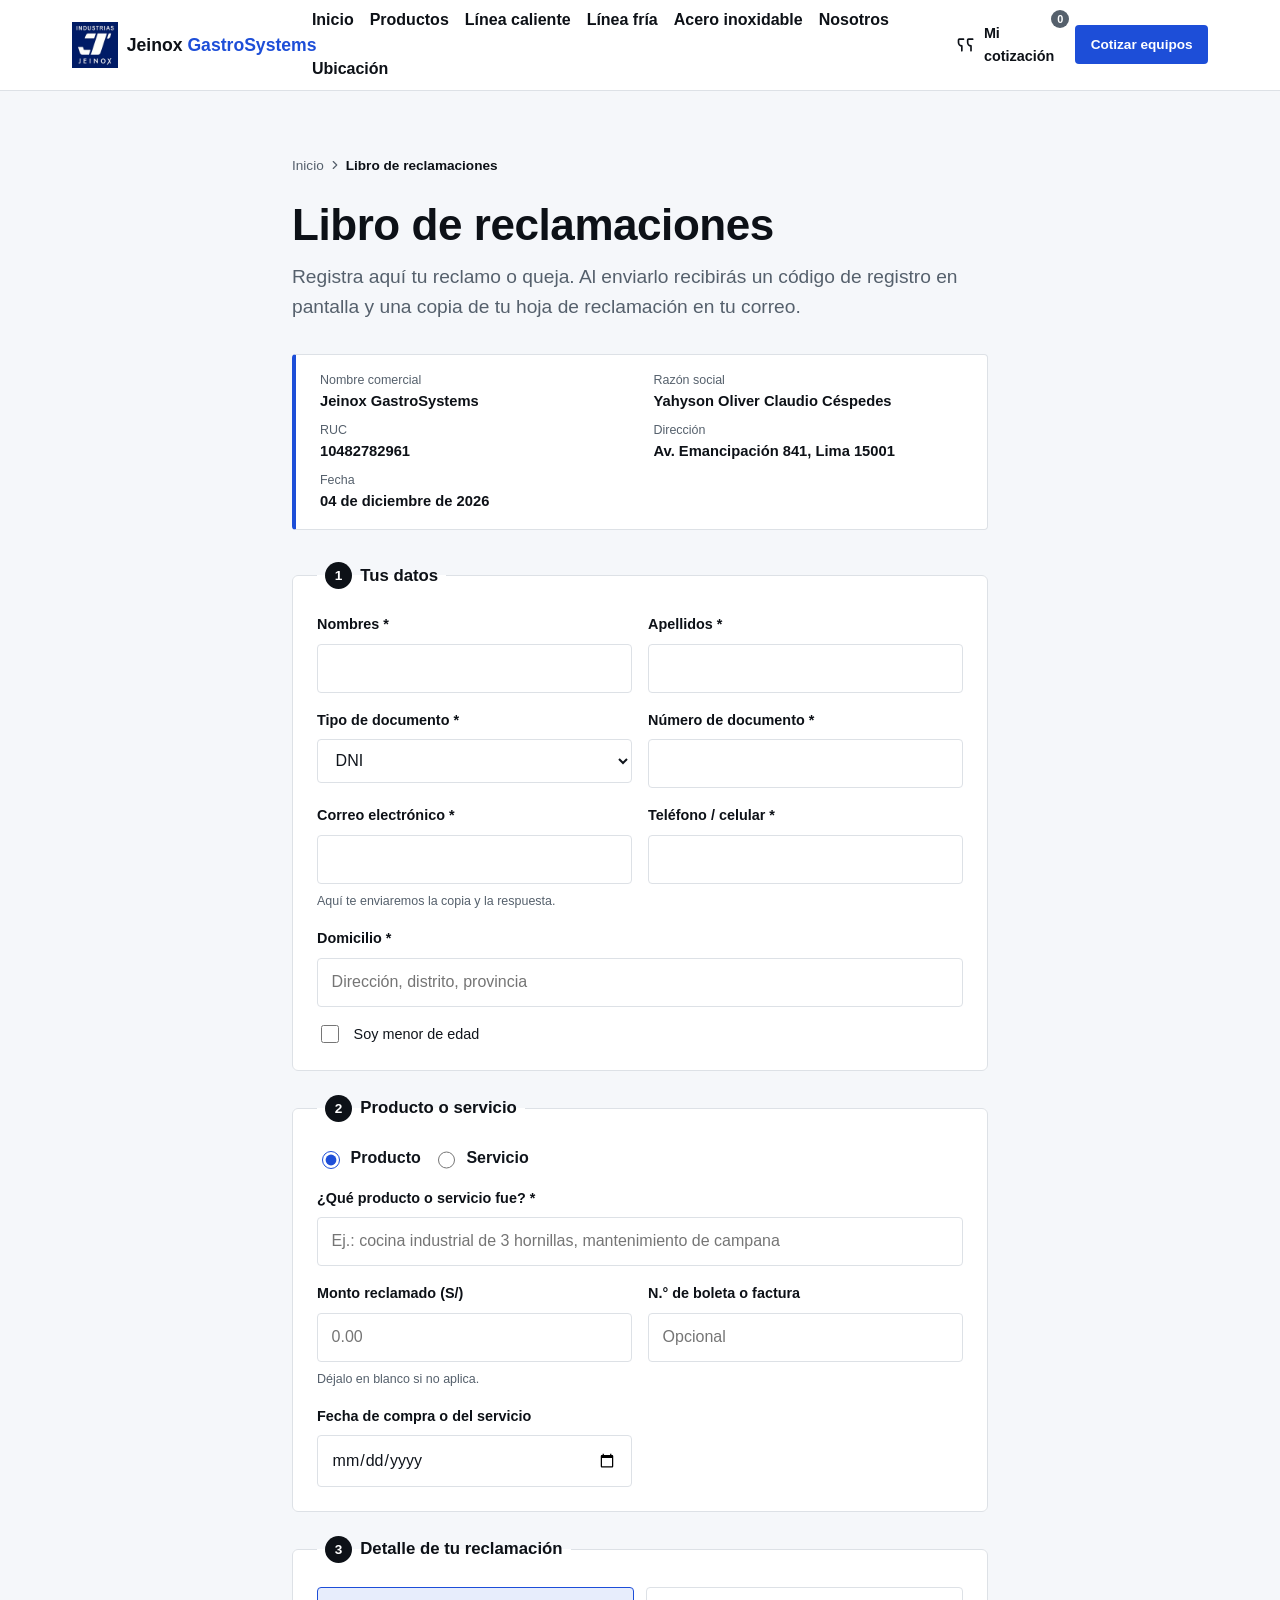
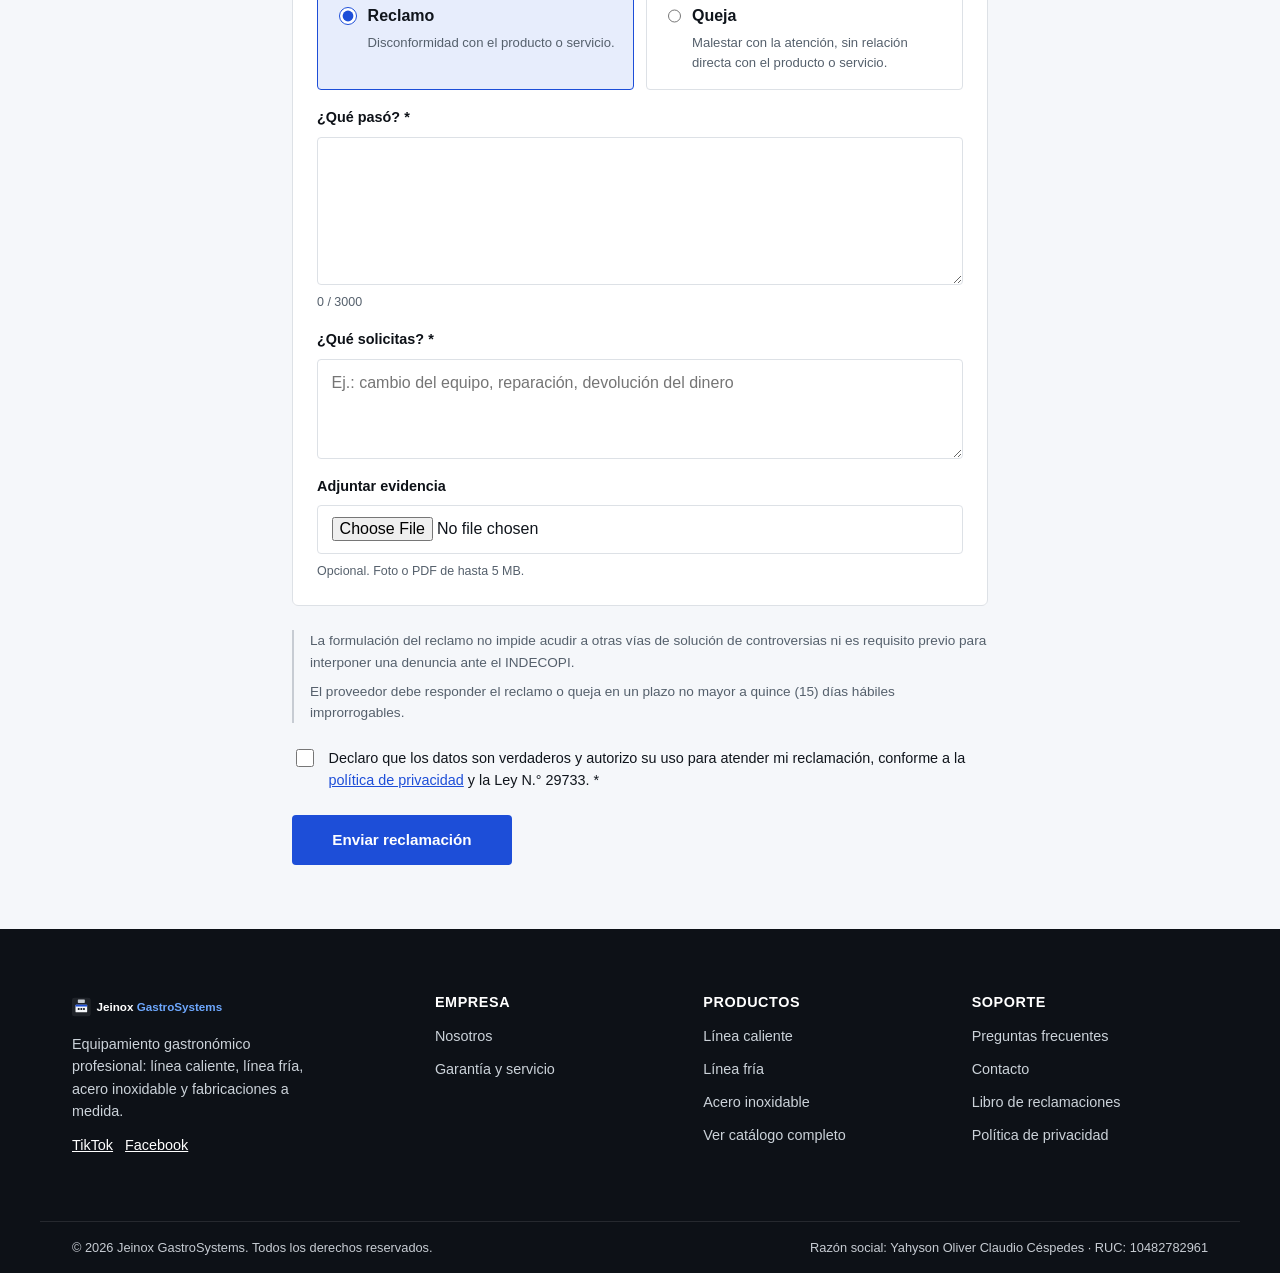
<file: libro-reclamaciones.html>
<!doctype html>
<html lang="es-PE">
<head>
  <meta charset="UTF-8">
  <meta name="viewport" content="width=device-width, initial-scale=1">
  <title>Libro de reclamaciones | Jeinox GastroSystems</title>
  <meta name="description" content="Libro de reclamaciones virtual de Jeinox GastroSystems. Registra tu reclamo o queja y recibe tu código al instante.">
  <link rel="canonical" href="https://jeinox-gastrosystems.netlify.app/libro-reclamaciones.html">
  <meta name="robots" content="index, follow">
  <link rel="icon" href="assets/icons/favicon.svg" type="image/svg+xml">
  <meta property="og:type" content="website">
  <meta property="og:site_name" content="Jeinox GastroSystems">
  <meta property="og:title" content="Libro de reclamaciones | Jeinox GastroSystems">
  <meta property="og:locale" content="es_PE">
  <meta property="og:url" content="https://jeinox-gastrosystems.netlify.app/libro-reclamaciones.html">
  <meta property="og:image" content="https://jeinox-gastrosystems.netlify.app/assets/images/branding/logo-mark.webp">
  <meta name="twitter:card" content="summary_large_image">
  <meta name="twitter:image" content="https://jeinox-gastrosystems.netlify.app/assets/images/branding/logo-mark.webp">
  <link rel="stylesheet" href="css/styles.css">
  <link rel="stylesheet" href="css/reclamaciones.css">
</head>
<body>
  <a class="skip-link" href="#main">Saltar al contenido principal</a>

  <header class="site-header" id="siteHeader">
    <div class="container header-inner">
      <a href="index.html" class="logo" aria-label="Jeinox GastroSystems — Inicio">
        <img class="logo-mark" src="assets/images/branding/logo-mark.webp" alt="Jeinox GastroSystems" width="240" height="240">
        <span class="logo-wordmark">Jeinox <strong>GastroSystems</strong></span>
      </a>
      <nav class="main-nav" id="mainNav" aria-label="Navegación principal">
        <ul class="nav-list">
          <li><a href="index.html">Inicio</a></li>
          <li><a href="catalogo.html">Productos</a></li>
          <li><a href="catalogo.html?cat=linea-caliente">Línea caliente</a></li>
          <li><a href="catalogo.html?cat=linea-fria">Línea fría</a></li>
          <li><a href="catalogo.html?cat=acero-inoxidable">Acero inoxidable</a></li>
          <!-- Enlace "Proyectos" oculto temporalmente: proyectos.html solo contiene
               proyectos de ejemplo. Reactivar este <li> cuando existan proyectos
               reales, o cuando la página proyectos.html tenga contenido real. -->
          <li><a href="nosotros.html">Nosotros</a></li>
          <li><a href="index.html#ubicanos">Ubicación</a></li>
        </ul>
      </nav>
      <div class="header-actions">
        <a href="cotizacion.html" class="quote-indicator" data-quote-indicator aria-label="Mi cotización, 0 equipos">
          <svg class="icon" aria-hidden="true"><use href="assets/icons/sprite.svg#icon-quote"/></svg>
          <span class="quote-indicator__label">Mi cotización</span>
          <span class="quote-indicator__count" data-quote-count data-empty="true">0</span>
        </a>
        <a href="cotizacion.html" class="btn btn-primary btn-sm header-cta">Cotizar equipos</a>
        <button type="button" class="nav-toggle" id="navToggle" aria-expanded="false" aria-controls="mainNav" aria-label="Abrir menú de navegación">
          <svg class="icon icon-menu" aria-hidden="true"><use href="assets/icons/sprite.svg#icon-menu"/></svg>
          <svg class="icon icon-close" aria-hidden="true"><use href="assets/icons/sprite.svg#icon-close"/></svg>
        </button>
      </div>
    </div>
  </header>

  <main id="main">
    <section class="section lr">
      <div class="container lr-container">
        <nav class="breadcrumb" aria-label="Ruta de navegación">
          <ol>
            <li><a href="index.html">Inicio</a></li>
            <li aria-hidden="true"><svg class="icon"><use href="assets/icons/sprite.svg#icon-chevron-right"/></svg></li>
            <li aria-current="page">Libro de reclamaciones</li>
          </ol>
        </nav>

        <h1>Libro de reclamaciones</h1>
        <p class="lead">Registra aquí tu reclamo o queja. Al enviarlo recibirás un código de registro en pantalla y una copia de tu hoja de reclamación en tu correo.</p>

        <dl class="lr-provider">
          <div><dt>Nombre comercial</dt><dd>Jeinox GastroSystems</dd></div>
          <div><dt>Razón social</dt><dd>Yahyson Oliver Claudio Céspedes</dd></div>
          <div><dt>RUC</dt><dd>10482782961</dd></div>
          <div><dt>Dirección</dt><dd>Av. Emancipación 841, Lima 15001</dd></div>
          <div><dt>Fecha</dt><dd data-lr-today>—</dd></div>
        </dl>

        <form id="lrForm" class="lr-form" novalidate>
          <!-- Campo trampa anti-spam: los humanos no lo ven -->
          <div class="lr-hp" aria-hidden="true">
            <label for="lr_website">No llenar</label>
            <input type="text" id="lr_website" name="website" tabindex="-1" autocomplete="off">
          </div>

          <fieldset class="lr-block">
            <legend><span class="lr-step">1</span> Tus datos</legend>
            <div class="form-grid form-grid--2">
              <div class="field">
                <label for="lr_nombres">Nombres *</label>
                <input id="lr_nombres" name="nombres" autocomplete="given-name" required maxlength="80">
                <span class="field-error">Escribe tus nombres.</span>
              </div>
              <div class="field">
                <label for="lr_apellidos">Apellidos *</label>
                <input id="lr_apellidos" name="apellidos" autocomplete="family-name" required maxlength="80">
                <span class="field-error">Escribe tus apellidos.</span>
              </div>
              <div class="field">
                <label for="lr_tipoDoc">Tipo de documento *</label>
                <select id="lr_tipoDoc" name="tipoDocumento" required>
                  <option value="DNI">DNI</option>
                  <option value="CE">Carné de extranjería</option>
                  <option value="PASAPORTE">Pasaporte</option>
                  <option value="RUC">RUC</option>
                </select>
              </div>
              <div class="field">
                <label for="lr_numDoc">Número de documento *</label>
                <input id="lr_numDoc" name="numeroDocumento" inputmode="numeric" required maxlength="12">
                <span class="field-error" data-doc-error>Revisa el número de documento.</span>
              </div>
              <div class="field">
                <label for="lr_email">Correo electrónico *</label>
                <input id="lr_email" name="email" type="email" autocomplete="email" required maxlength="120">
                <span class="hint">Aquí te enviaremos la copia y la respuesta.</span>
                <span class="field-error">Escribe un correo válido.</span>
              </div>
              <div class="field">
                <label for="lr_telefono">Teléfono / celular *</label>
                <input id="lr_telefono" name="telefono" type="tel" inputmode="tel" autocomplete="tel" required maxlength="15">
                <span class="field-error">Escribe un teléfono de al menos 7 dígitos.</span>
              </div>
              <div class="field lr-span-2">
                <label for="lr_domicilio">Domicilio *</label>
                <input id="lr_domicilio" name="domicilio" autocomplete="street-address" required maxlength="200" placeholder="Dirección, distrito, provincia">
                <span class="field-error">Escribe tu domicilio.</span>
              </div>
            </div>

            <label class="lr-check">
              <input type="checkbox" id="lr_menor" name="esMenor" value="si">
              <span>Soy menor de edad</span>
            </label>

            <div class="form-grid form-grid--2" id="lrApoderado" hidden>
              <div class="field lr-span-2">
                <label for="lr_apoderado">Nombre del padre, madre o apoderado *</label>
                <input id="lr_apoderado" name="apoderado" maxlength="120">
                <span class="field-error">Escribe el nombre de tu padre, madre o apoderado.</span>
              </div>
            </div>
          </fieldset>

          <fieldset class="lr-block">
            <legend><span class="lr-step">2</span> Producto o servicio</legend>
            <div class="lr-radios" role="radiogroup" aria-label="Tipo de bien contratado">
              <label class="lr-radio"><input type="radio" name="tipoBien" value="Producto" checked> <span>Producto</span></label>
              <label class="lr-radio"><input type="radio" name="tipoBien" value="Servicio"> <span>Servicio</span></label>
            </div>
            <div class="form-grid form-grid--2">
              <div class="field lr-span-2">
                <label for="lr_bien">¿Qué producto o servicio fue? *</label>
                <input id="lr_bien" name="descripcionBien" required maxlength="200" placeholder="Ej.: cocina industrial de 3 hornillas, mantenimiento de campana">
                <span class="field-error">Indica el producto o servicio.</span>
              </div>
              <div class="field">
                <label for="lr_monto">Monto reclamado (S/)</label>
                <input id="lr_monto" name="monto" type="number" min="0" step="0.01" inputmode="decimal" placeholder="0.00">
                <span class="hint">Déjalo en blanco si no aplica.</span>
              </div>
              <div class="field">
                <label for="lr_comprobante">N.° de boleta o factura</label>
                <input id="lr_comprobante" name="comprobante" maxlength="40" placeholder="Opcional">
              </div>
              <div class="field">
                <label for="lr_fechaCompra">Fecha de compra o del servicio</label>
                <input id="lr_fechaCompra" name="fechaCompra" type="date">
              </div>
            </div>
          </fieldset>

          <fieldset class="lr-block">
            <legend><span class="lr-step">3</span> Detalle de tu reclamación</legend>
            <div class="lr-radios lr-radios--cards" role="radiogroup" aria-label="Tipo de reclamación">
              <label class="lr-radio lr-radio--card">
                <input type="radio" name="tipo" value="Reclamo" checked>
                <span><strong>Reclamo</strong><small>Disconformidad con el producto o servicio.</small></span>
              </label>
              <label class="lr-radio lr-radio--card">
                <input type="radio" name="tipo" value="Queja">
                <span><strong>Queja</strong><small>Malestar con la atención, sin relación directa con el producto o servicio.</small></span>
              </label>
            </div>
            <div class="form-grid">
              <div class="field">
                <label for="lr_detalle">¿Qué pasó? *</label>
                <textarea id="lr_detalle" name="detalle" required minlength="20" maxlength="3000" rows="5"></textarea>
                <span class="hint" data-count="lr_detalle">0 / 3000</span>
                <span class="field-error">Describe lo ocurrido (mínimo 20 caracteres).</span>
              </div>
              <div class="field">
                <label for="lr_pedido">¿Qué solicitas? *</label>
                <textarea id="lr_pedido" name="pedido" required minlength="5" maxlength="1500" rows="3" placeholder="Ej.: cambio del equipo, reparación, devolución del dinero"></textarea>
                <span class="field-error">Indica qué solicitas.</span>
              </div>
              <div class="field">
                <label for="lr_evidencia">Adjuntar evidencia</label>
                <input id="lr_evidencia" name="evidencia" type="file" accept="image/jpeg,image/png,image/webp,application/pdf">
                <span class="hint">Opcional. Foto o PDF de hasta 5 MB.</span>
                <span class="field-error" data-file-error>El archivo debe ser JPG, PNG, WEBP o PDF de hasta 5 MB.</span>
              </div>
            </div>
          </fieldset>

          <div class="lr-legal">
            <p>La formulación del reclamo no impide acudir a otras vías de solución de controversias ni es requisito previo para interponer una denuncia ante el INDECOPI.</p>
            <p>El proveedor debe responder el reclamo o queja en un plazo no mayor a quince (15) días hábiles improrrogables.</p>
          </div>

          <label class="lr-check">
            <input type="checkbox" name="aceptaDatos" value="si" required id="lr_acepta">
            <span>Declaro que los datos son verdaderos y autorizo su uso para atender mi reclamación, conforme a la <a href="privacidad.html">política de privacidad</a> y la Ley N.° 29733. *</span>
          </label>
          <p class="field-error lr-accept-error" data-accept-error>Debes aceptar para enviar.</p>

          <p class="lr-error" id="lrError" role="alert" hidden></p>

          <button type="submit" class="btn btn-primary lr-submit" id="lrSubmit">Enviar reclamación</button>
        </form>

        <section class="lr-result" id="lrResult" hidden tabindex="-1" aria-labelledby="lrResultTitle">
          <h2 id="lrResultTitle">Reclamación registrada</h2>
          <p class="lr-code-label">Tu código de registro</p>
          <p class="lr-code" data-lr-code>—</p>
          <dl class="lr-summary">
            <div><dt>Tipo</dt><dd data-lr-tipo></dd></div>
            <div><dt>Fecha de registro</dt><dd data-lr-fecha></dd></div>
            <div><dt>Plazo de respuesta</dt><dd data-lr-limite></dd></div>
          </dl>
          <p>Enviamos una copia de tu hoja de reclamación a <strong data-lr-email></strong>. Si no la ves, revisa tu carpeta de spam. Guarda tu código para cualquier consulta.</p>
          <div class="lr-actions">
            <button type="button" class="btn btn-outline" data-lr-print>Imprimir o guardar en PDF</button>
            <a href="index.html" class="btn btn-secondary">Volver al inicio</a>
          </div>
        </section>
      </div>
    </section>
  </main>

  <footer class="site-footer">
    <div class="container footer-top">
      <div class="footer-brand">
        <img class="logo-img" src="assets/images/branding/logo-light.svg" alt="Jeinox GastroSystems">
        <p>Equipamiento gastronómico profesional: línea caliente, línea fría, acero inoxidable y fabricaciones a medida.</p>
        <div class="footer-social" style="display:flex; gap: var(--space-3); margin-top: var(--space-3);">
          <a href="https://www.tiktok.com/@industrias.jeinox?_r=1&_t=ZS-99twYn4wOai" target="_blank" rel="noopener noreferrer" aria-label="Jeinox GastroSystems en TikTok" style="color:#fff; text-decoration:underline; font-size:0.9rem;">TikTok</a>
          <a href="https://www.facebook.com/share/1Ei9uzwXiP/" target="_blank" rel="noopener noreferrer" aria-label="Jeinox GastroSystems en Facebook" style="color:#fff; text-decoration:underline; font-size:0.9rem;">Facebook</a>
        </div>
      </div>
      <div class="footer-col">
        <h2 class="h4">Empresa</h2>
        <ul>
          <li><a href="nosotros.html">Nosotros</a></li>
          <!-- Enlace "Proyectos" oculto temporalmente (ver nota en el menú principal). -->
          <li><a href="garantia.html">Garantía y servicio</a></li>
        </ul>
      </div>
      <div class="footer-col">
        <h2 class="h4">Productos</h2>
        <ul>
          <li><a href="catalogo.html?cat=linea-caliente">Línea caliente</a></li>
          <li><a href="catalogo.html?cat=linea-fria">Línea fría</a></li>
          <li><a href="catalogo.html?cat=acero-inoxidable">Acero inoxidable</a></li>
          <li><a href="catalogo.html">Ver catálogo completo</a></li>
        </ul>
      </div>
      <div class="footer-col">
        <h2 class="h4">Soporte</h2>
        <ul>
          <li><a href="index.html#faq">Preguntas frecuentes</a></li>
          <li><a href="index.html#ubicanos">Contacto</a></li>
          <li><a href="libro-reclamaciones.html">Libro de reclamaciones</a></li>
          <li><a href="privacidad.html">Política de privacidad</a></li>
        </ul>
      </div>
    </div>
    <div class="container footer-bottom">
      <p>© <span data-year>2026</span> Jeinox GastroSystems. Todos los derechos reservados.</p>
      <p>Razón social: Yahyson Oliver Claudio Céspedes · RUC: 10482782961</p>
    </div>
  </footer>

  <div class="toast" id="toast" role="status" aria-live="polite">
    <svg class="icon" aria-hidden="true"><use href="assets/icons/sprite.svg#icon-check"/></svg>
    <span data-toast-message></span>
  </div>

  <script type="module" src="js/products.js"></script>
  <script type="module" src="js/quote.js"></script>
  <script type="module" src="js/catalog.js"></script>
  <script type="module" src="js/main.js"></script>
  <script type="module" src="js/reclamaciones.js"></script>
</body>
</html>
</file>
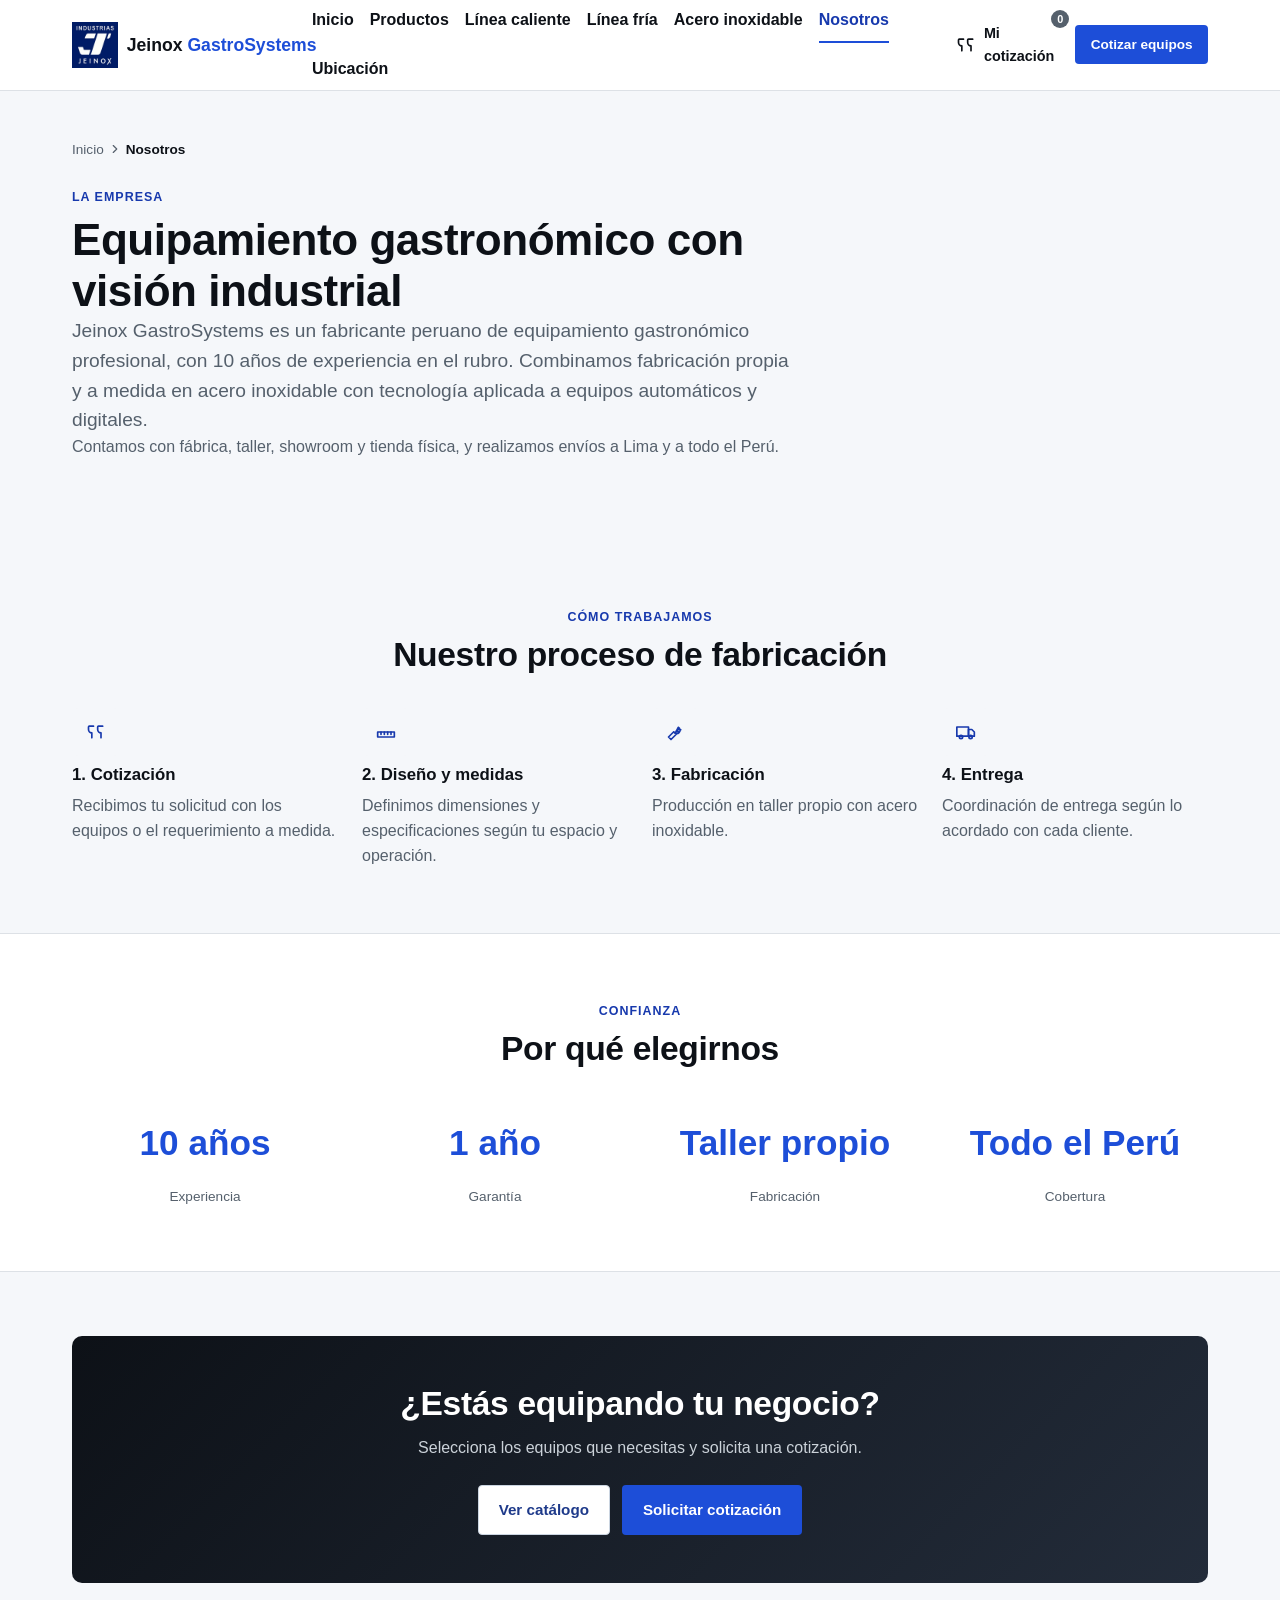
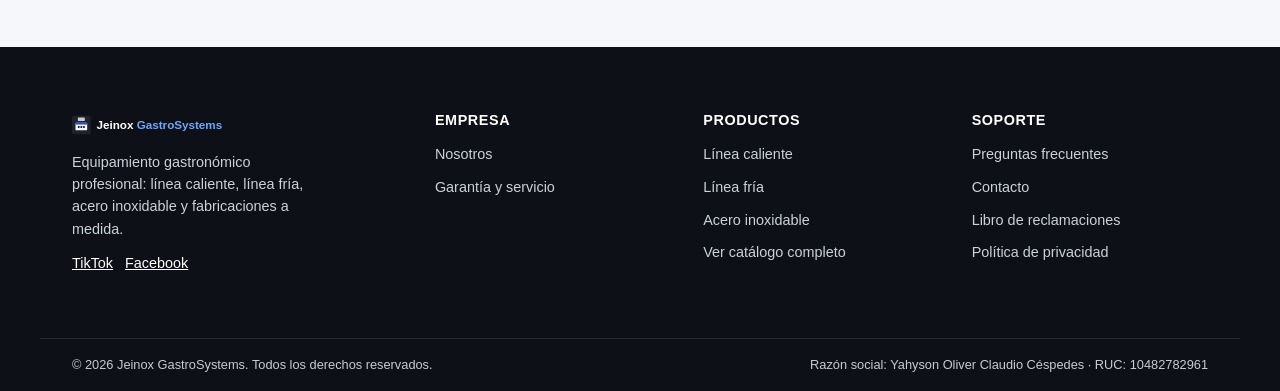
<file: nosotros.html>
<!doctype html>
<html lang="es-PE">
<head>
  <meta charset="UTF-8">
  <meta name="viewport" content="width=device-width, initial-scale=1">
  <title>Nosotros | Jeinox GastroSystems</title>
  <meta name="description" content="Conoce Jeinox GastroSystems: fabricante peruano de equipamiento gastronómico profesional en acero inoxidable, con 10 años de experiencia y soluciones automáticas y digitales.">
  <link rel="canonical" href="https://jeinox-gastrosystems.netlify.app/nosotros.html">
  <meta name="robots" content="index, follow">
  <link rel="icon" href="assets/icons/favicon.svg" type="image/svg+xml">
  <meta property="og:type" content="website">
  <meta property="og:site_name" content="Jeinox GastroSystems">
  <meta property="og:title" content="Nosotros | Jeinox GastroSystems">
  <meta property="og:locale" content="es_PE">
  <meta property="og:url" content="https://jeinox-gastrosystems.netlify.app/nosotros.html">
  <meta property="og:image" content="https://jeinox-gastrosystems.netlify.app/assets/images/branding/logo-mark.webp">
  <meta name="twitter:card" content="summary_large_image">
  <meta name="twitter:image" content="https://jeinox-gastrosystems.netlify.app/assets/images/branding/logo-mark.webp">
  <link rel="stylesheet" href="css/styles.css">
</head>
<body>
  <a class="skip-link" href="#main">Saltar al contenido principal</a>

  <header class="site-header" id="siteHeader">
    <div class="container header-inner">
      <a href="index.html" class="logo" aria-label="Jeinox GastroSystems — Inicio">
        <img class="logo-mark" src="assets/images/branding/logo-mark.webp" alt="Jeinox GastroSystems" width="240" height="240">
        <span class="logo-wordmark">Jeinox <strong>GastroSystems</strong></span>
      </a>
      <nav class="main-nav" id="mainNav" aria-label="Navegación principal">
        <ul class="nav-list">
          <li><a href="index.html">Inicio</a></li>
          <li><a href="catalogo.html">Productos</a></li>
          <li><a href="catalogo.html?cat=linea-caliente">Línea caliente</a></li>
          <li><a href="catalogo.html?cat=linea-fria">Línea fría</a></li>
          <li><a href="catalogo.html?cat=acero-inoxidable">Acero inoxidable</a></li>
          <!-- Enlace "Proyectos" oculto temporalmente: proyectos.html solo contiene
               proyectos de ejemplo. Reactivar este <li> cuando existan proyectos
               reales, o cuando la página proyectos.html tenga contenido real. -->
          <li><a href="nosotros.html">Nosotros</a></li>
          <li><a href="index.html#ubicanos">Ubicación</a></li>
        </ul>
      </nav>
      <div class="header-actions">
        <a href="cotizacion.html" class="quote-indicator" data-quote-indicator aria-label="Mi cotización, 0 equipos">
          <svg class="icon" aria-hidden="true"><use href="assets/icons/sprite.svg#icon-quote"/></svg>
          <span class="quote-indicator__label">Mi cotización</span>
          <span class="quote-indicator__count" data-quote-count data-empty="true">0</span>
        </a>
        <a href="cotizacion.html" class="btn btn-primary btn-sm header-cta">Cotizar equipos</a>
        <button type="button" class="nav-toggle" id="navToggle" aria-expanded="false" aria-controls="mainNav" aria-label="Abrir menú de navegación">
          <svg class="icon icon-menu" aria-hidden="true"><use href="assets/icons/sprite.svg#icon-menu"/></svg>
          <svg class="icon icon-close" aria-hidden="true"><use href="assets/icons/sprite.svg#icon-close"/></svg>
        </button>
      </div>
    </div>
  </header>

  <main id="main">
    <section class="section--tight section">
      <div class="container">
        <nav class="breadcrumb" aria-label="Ruta de navegación">
          <ol>
            <li><a href="index.html">Inicio</a></li>
            <li aria-hidden="true"><svg class="icon"><use href="assets/icons/sprite.svg#icon-chevron-right"/></svg></li>
            <li aria-current="page">Nosotros</li>
          </ol>
        </nav>
        <div class="section-head">
          <span class="eyebrow">La empresa</span>
          <h1>Equipamiento gastronómico con visión industrial</h1>
          <p class="lead">Jeinox GastroSystems es un fabricante peruano de equipamiento gastronómico profesional, con 10 años de experiencia en el rubro. Combinamos fabricación propia y a medida en acero inoxidable con tecnología aplicada a equipos automáticos y digitales.</p>
          <p class="text-muted">Contamos con fábrica, taller, showroom y tienda física, y realizamos envíos a Lima y a todo el Perú.</p>
        </div>
      </div>
    </section>

    <!-- Sección "Nuestra historia" / "Misión y visión" oculta temporalmente:
         depende de información empresarial (origen, hitos, misión, visión) que
         todavía no ha sido proporcionada por Jeinox. No inventar contenido aquí;
         reactivar esta sección completa cuando esos datos estén confirmados. -->

    <section class="section" aria-labelledby="procesoTitle">
      <div class="container">
        <div class="section-head section-head--center">
          <span class="eyebrow">Cómo trabajamos</span>
          <h2 id="procesoTitle">Nuestro proceso de fabricación</h2>
        </div>
        <div class="grid grid-4">
          <div class="why-item">
            <span class="icon-wrap"><svg class="icon" aria-hidden="true"><use href="assets/icons/sprite.svg#icon-quote"/></svg></span>
            <h3 class="h4">1. Cotización</h3>
            <p class="text-muted">Recibimos tu solicitud con los equipos o el requerimiento a medida.</p>
          </div>
          <div class="why-item">
            <span class="icon-wrap"><svg class="icon" aria-hidden="true"><use href="assets/icons/sprite.svg#icon-ruler"/></svg></span>
            <h3 class="h4">2. Diseño y medidas</h3>
            <p class="text-muted">Definimos dimensiones y especificaciones según tu espacio y operación.</p>
          </div>
          <div class="why-item">
            <span class="icon-wrap"><svg class="icon" aria-hidden="true"><use href="assets/icons/sprite.svg#icon-wrench"/></svg></span>
            <h3 class="h4">3. Fabricación</h3>
            <p class="text-muted">Producción en taller propio con acero inoxidable.</p>
          </div>
          <div class="why-item">
            <span class="icon-wrap"><svg class="icon" aria-hidden="true"><use href="assets/icons/sprite.svg#icon-truck"/></svg></span>
            <h3 class="h4">4. Entrega</h3>
            <p class="text-muted">Coordinación de entrega según lo acordado con cada cliente.</p>
          </div>
        </div>
      </div>
    </section>

    <section class="section section--muted" aria-labelledby="whyTitle2">
      <div class="container">
        <div class="section-head section-head--center">
          <span class="eyebrow">Confianza</span>
          <h2 id="whyTitle2">Por qué elegirnos</h2>
        </div>
        <div class="stats-grid">
          <div class="stat-item"><span class="stat-value">10 años</span><span class="stat-label">Experiencia</span></div>
          <div class="stat-item"><span class="stat-value">1 año</span><span class="stat-label">Garantía</span></div>
          <div class="stat-item"><span class="stat-value">Taller propio</span><span class="stat-label">Fabricación</span></div>
          <div class="stat-item"><span class="stat-value">Todo el Perú</span><span class="stat-label">Cobertura</span></div>
        </div>
      </div>
    </section>

    <section class="section">
      <div class="container">
        <div class="cta-final">
          <h2>¿Estás equipando tu negocio?</h2>
          <p>Selecciona los equipos que necesitas y solicita una cotización.</p>
          <div class="cta-final__actions">
            <a href="catalogo.html" class="btn btn-neutral">Ver catálogo</a>
            <a href="cotizacion.html" class="btn btn-quote">Solicitar cotización</a>
          </div>
        </div>
      </div>
    </section>
  </main>

  <footer class="site-footer">
    <div class="container footer-top">
      <div class="footer-brand">
        <img class="logo-img" src="assets/images/branding/logo-light.svg" alt="Jeinox GastroSystems">
        <p>Equipamiento gastronómico profesional: línea caliente, línea fría, acero inoxidable y fabricaciones a medida.</p>
        <div class="footer-social" style="display:flex; gap: var(--space-3); margin-top: var(--space-3);">
          <a href="https://www.tiktok.com/@industrias.jeinox?_r=1&_t=ZS-99twYn4wOai" target="_blank" rel="noopener noreferrer" aria-label="Jeinox GastroSystems en TikTok" style="color:#fff; text-decoration:underline; font-size:0.9rem;">TikTok</a>
          <a href="https://www.facebook.com/share/1Ei9uzwXiP/" target="_blank" rel="noopener noreferrer" aria-label="Jeinox GastroSystems en Facebook" style="color:#fff; text-decoration:underline; font-size:0.9rem;">Facebook</a>
        </div>
      </div>
      <div class="footer-col">
        <h3 class="h4">Empresa</h3>
        <ul>
          <li><a href="nosotros.html">Nosotros</a></li>
          <!-- Enlace "Proyectos" oculto temporalmente (ver nota en el menú principal). -->
          <li><a href="garantia.html">Garantía y servicio</a></li>
        </ul>
      </div>
      <div class="footer-col">
        <h3 class="h4">Productos</h3>
        <ul>
          <li><a href="catalogo.html?cat=linea-caliente">Línea caliente</a></li>
          <li><a href="catalogo.html?cat=linea-fria">Línea fría</a></li>
          <li><a href="catalogo.html?cat=acero-inoxidable">Acero inoxidable</a></li>
          <li><a href="catalogo.html">Ver catálogo completo</a></li>
        </ul>
      </div>
      <div class="footer-col">
        <h3 class="h4">Soporte</h3>
        <ul>
          <li><a href="index.html#faq">Preguntas frecuentes</a></li>
          <li><a href="index.html#ubicanos">Contacto</a></li>
          <li><a href="libro-reclamaciones.html">Libro de reclamaciones</a></li>
          <li><a href="privacidad.html">Política de privacidad</a></li>
        </ul>
      </div>
    </div>
    <div class="container footer-bottom">
      <p>© <span data-year>2026</span> Jeinox GastroSystems. Todos los derechos reservados.</p>
      <p>Razón social: Yahyson Oliver Claudio Céspedes · RUC: 10482782961</p>
    </div>
  </footer>

  <div class="toast" id="toast" role="status" aria-live="polite">
    <svg class="icon" aria-hidden="true"><use href="assets/icons/sprite.svg#icon-check"/></svg>
    <span data-toast-message></span>
  </div>

  <script type="module" src="js/products.js"></script>
  <script type="module" src="js/quote.js"></script>
  <script type="module" src="js/catalog.js"></script>
  <script type="module" src="js/main.js"></script>
</body>
</html>
</file>
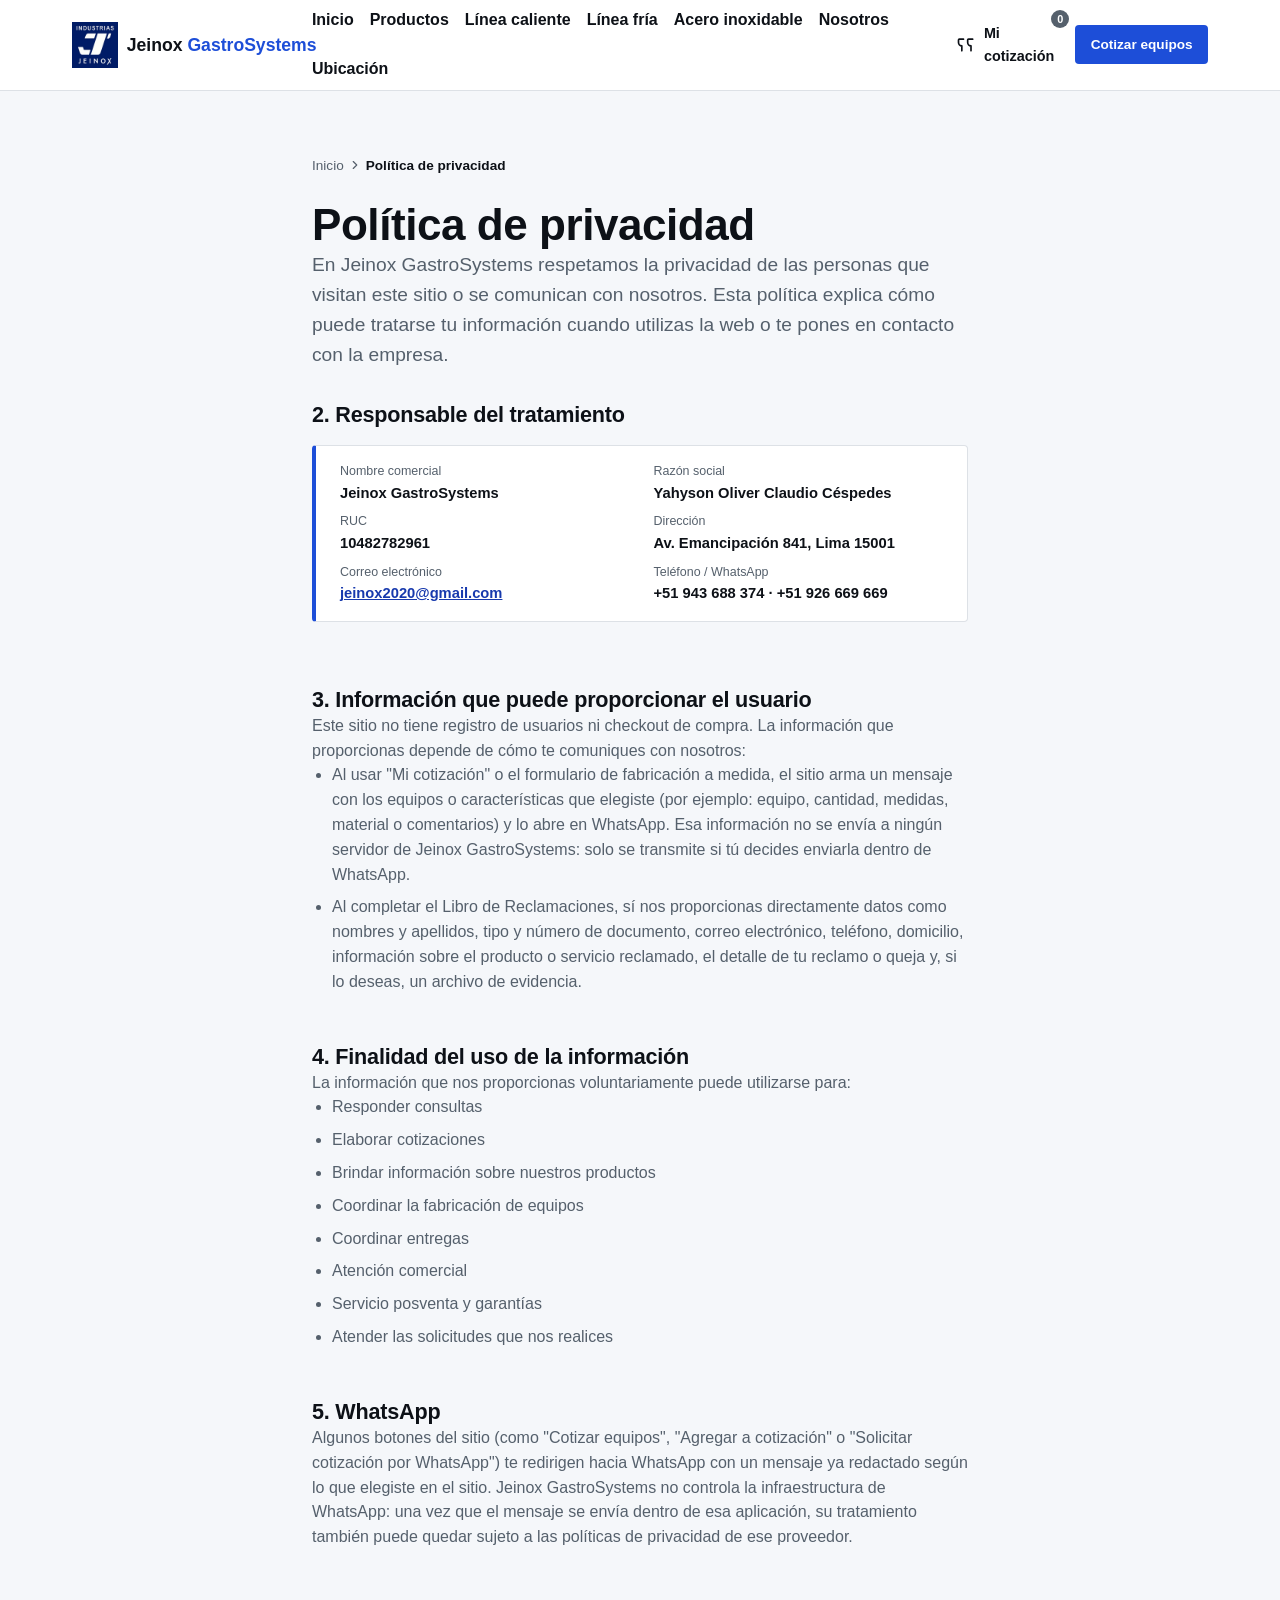
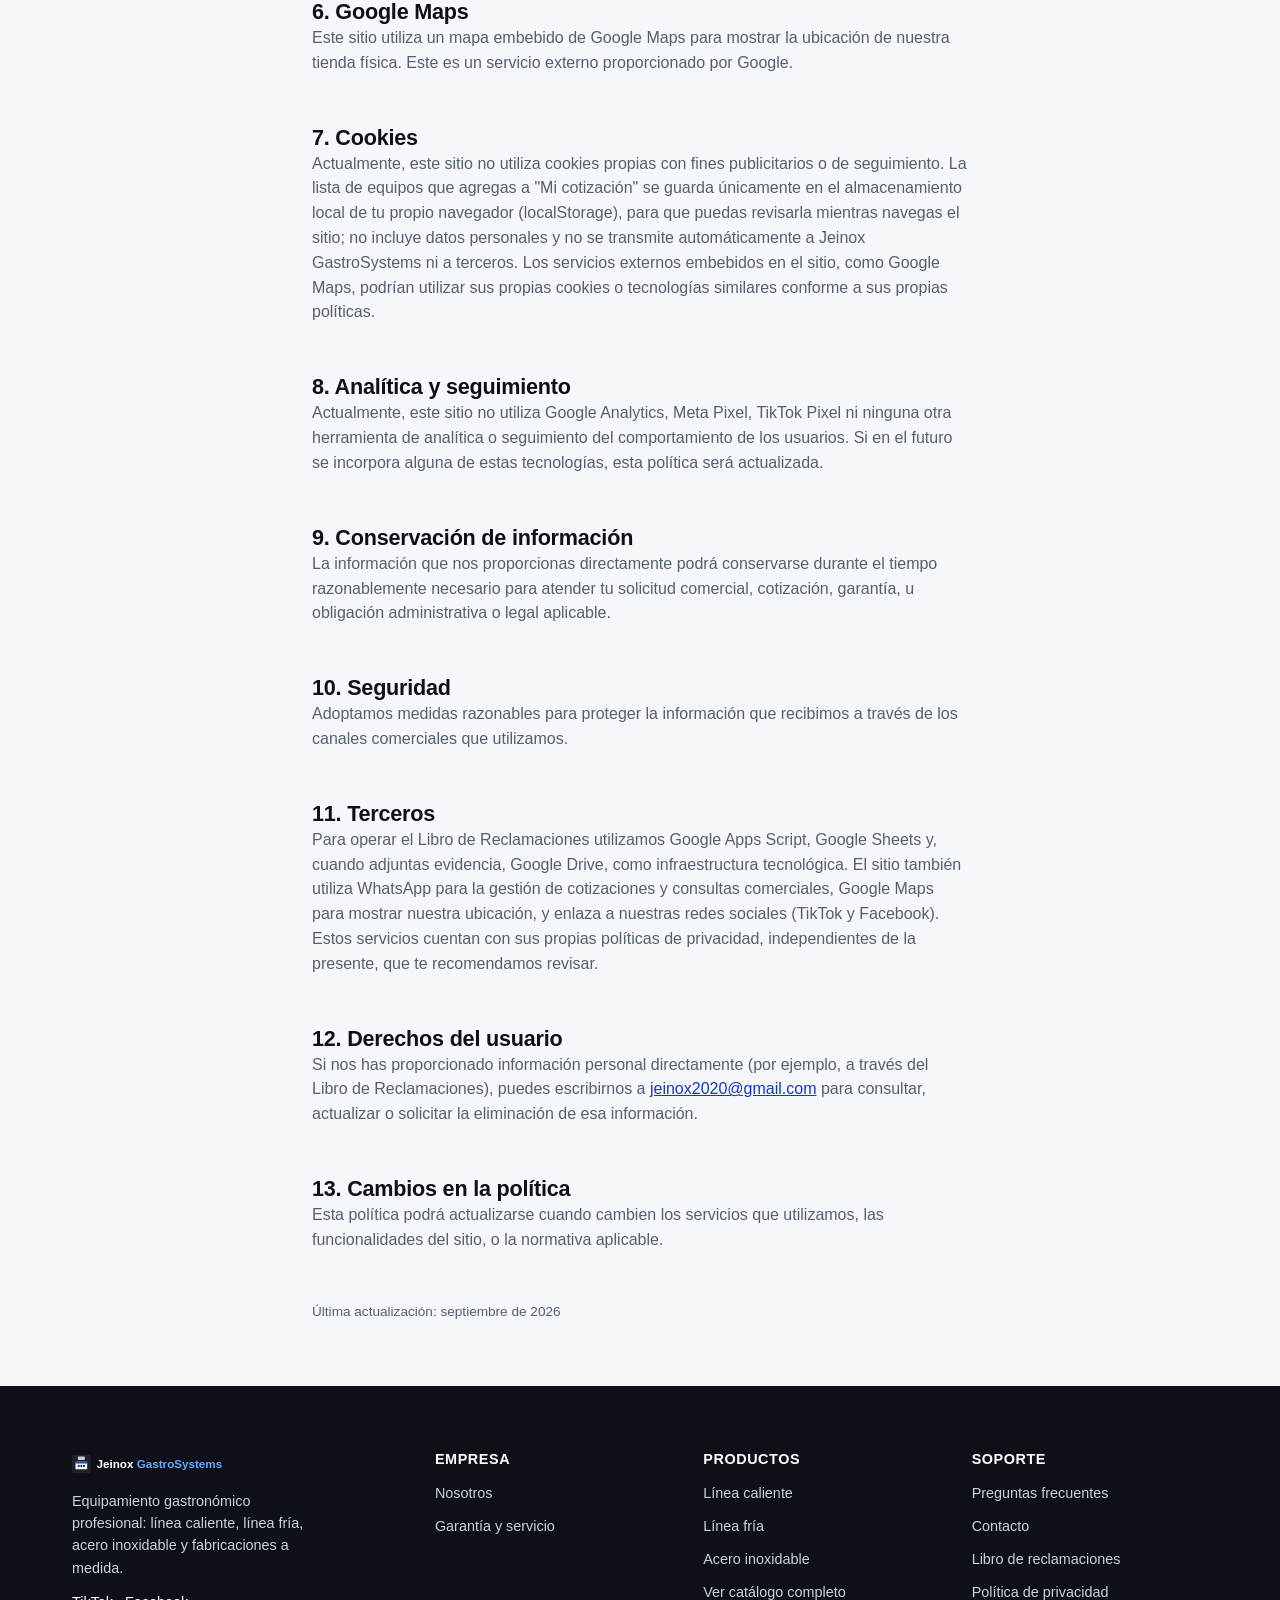
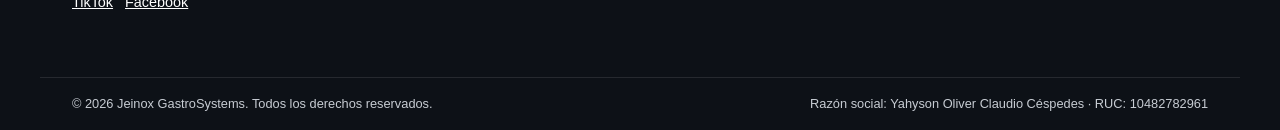
<file: privacidad.html>
<!doctype html>
<html lang="es-PE">
<head>
  <meta charset="UTF-8">
  <meta name="viewport" content="width=device-width, initial-scale=1">
  <title>Política de privacidad | Jeinox GastroSystems</title>
  <meta name="description" content="Política de privacidad de Jeinox GastroSystems.">
  <link rel="canonical" href="https://jeinox-gastrosystems.netlify.app/privacidad.html">
  <meta name="robots" content="noindex, follow">
  <link rel="icon" href="assets/icons/favicon.svg" type="image/svg+xml">
  <meta property="og:type" content="website">
  <meta property="og:site_name" content="Jeinox GastroSystems">
  <meta property="og:title" content="Política de privacidad | Jeinox GastroSystems">
  <meta property="og:locale" content="es_PE">
  <meta property="og:url" content="https://jeinox-gastrosystems.netlify.app/privacidad.html">
  <meta property="og:image" content="https://jeinox-gastrosystems.netlify.app/assets/images/branding/logo-mark.webp">
  <meta name="twitter:card" content="summary_large_image">
  <meta name="twitter:image" content="https://jeinox-gastrosystems.netlify.app/assets/images/branding/logo-mark.webp">
  <link rel="stylesheet" href="css/styles.css">
</head>
<body>
  <a class="skip-link" href="#main">Saltar al contenido principal</a>

  <header class="site-header" id="siteHeader">
    <div class="container header-inner">
      <a href="index.html" class="logo" aria-label="Jeinox GastroSystems — Inicio">
        <img class="logo-mark" src="assets/images/branding/logo-mark.webp" alt="Jeinox GastroSystems" width="240" height="240">
        <span class="logo-wordmark">Jeinox <strong>GastroSystems</strong></span>
      </a>
      <nav class="main-nav" id="mainNav" aria-label="Navegación principal">
        <ul class="nav-list">
          <li><a href="index.html">Inicio</a></li>
          <li><a href="catalogo.html">Productos</a></li>
          <li><a href="catalogo.html?cat=linea-caliente">Línea caliente</a></li>
          <li><a href="catalogo.html?cat=linea-fria">Línea fría</a></li>
          <li><a href="catalogo.html?cat=acero-inoxidable">Acero inoxidable</a></li>
          <!-- Enlace "Proyectos" oculto temporalmente: proyectos.html solo contiene
               proyectos de ejemplo. Reactivar este <li> cuando existan proyectos
               reales, o cuando la página proyectos.html tenga contenido real. -->
          <li><a href="nosotros.html">Nosotros</a></li>
          <li><a href="index.html#ubicanos">Ubicación</a></li>
        </ul>
      </nav>
      <div class="header-actions">
        <a href="cotizacion.html" class="quote-indicator" data-quote-indicator aria-label="Mi cotización, 0 equipos">
          <svg class="icon" aria-hidden="true"><use href="assets/icons/sprite.svg#icon-quote"/></svg>
          <span class="quote-indicator__label">Mi cotización</span>
          <span class="quote-indicator__count" data-quote-count data-empty="true">0</span>
        </a>
        <a href="cotizacion.html" class="btn btn-primary btn-sm header-cta">Cotizar equipos</a>
        <button type="button" class="nav-toggle" id="navToggle" aria-expanded="false" aria-controls="mainNav" aria-label="Abrir menú de navegación">
          <svg class="icon icon-menu" aria-hidden="true"><use href="assets/icons/sprite.svg#icon-menu"/></svg>
          <svg class="icon icon-close" aria-hidden="true"><use href="assets/icons/sprite.svg#icon-close"/></svg>
        </button>
      </div>
    </div>
  </header>

  <main id="main">
    <section class="section">
      <div class="container" style="max-width: 720px;">
        <nav class="breadcrumb" aria-label="Ruta de navegación">
          <ol>
            <li><a href="index.html">Inicio</a></li>
            <li aria-hidden="true"><svg class="icon"><use href="assets/icons/sprite.svg#icon-chevron-right"/></svg></li>
            <li aria-current="page">Política de privacidad</li>
          </ol>
        </nav>
        <h1>Política de privacidad</h1>
        <p class="lead">En Jeinox GastroSystems respetamos la privacidad de las personas que visitan este sitio o se comunican con nosotros. Esta política explica cómo puede tratarse tu información cuando utilizas la web o te pones en contacto con la empresa.</p>

        <div class="legal-content" style="display:flex; flex-direction:column; gap: var(--space-7); margin-top: var(--space-6);">
          <div>
            <h2 class="h3">2. Responsable del tratamiento</h2>
            <dl class="legal-info">
              <div><dt>Nombre comercial</dt><dd>Jeinox GastroSystems</dd></div>
              <div><dt>Razón social</dt><dd>Yahyson Oliver Claudio Céspedes</dd></div>
              <div><dt>RUC</dt><dd>10482782961</dd></div>
              <div><dt>Dirección</dt><dd>Av. Emancipación 841, Lima 15001</dd></div>
              <div><dt>Correo electrónico</dt><dd><a href="mailto:jeinox2020@gmail.com" style="color: var(--color-accent-dark); text-decoration: underline;">jeinox2020@gmail.com</a></dd></div>
              <div><dt>Teléfono / WhatsApp</dt><dd>+51 943 688 374 · +51 926 669 669</dd></div>
            </dl>
          </div>

          <div>
            <h2 class="h3">3. Información que puede proporcionar el usuario</h2>
            <p class="text-muted">Este sitio no tiene registro de usuarios ni checkout de compra. La información que proporcionas depende de cómo te comuniques con nosotros:</p>
            <ul>
              <li>Al usar "Mi cotización" o el formulario de fabricación a medida, el sitio arma un mensaje con los equipos o características que elegiste (por ejemplo: equipo, cantidad, medidas, material o comentarios) y lo abre en WhatsApp. Esa información no se envía a ningún servidor de Jeinox GastroSystems: solo se transmite si tú decides enviarla dentro de WhatsApp.</li>
              <li>Al completar el Libro de Reclamaciones, sí nos proporcionas directamente datos como nombres y apellidos, tipo y número de documento, correo electrónico, teléfono, domicilio, información sobre el producto o servicio reclamado, el detalle de tu reclamo o queja y, si lo deseas, un archivo de evidencia.</li>
            </ul>
          </div>

          <div>
            <h2 class="h3">4. Finalidad del uso de la información</h2>
            <p class="text-muted">La información que nos proporcionas voluntariamente puede utilizarse para:</p>
            <ul>
              <li>Responder consultas</li>
              <li>Elaborar cotizaciones</li>
              <li>Brindar información sobre nuestros productos</li>
              <li>Coordinar la fabricación de equipos</li>
              <li>Coordinar entregas</li>
              <li>Atención comercial</li>
              <li>Servicio posventa y garantías</li>
              <li>Atender las solicitudes que nos realices</li>
            </ul>
          </div>

          <div>
            <h2 class="h3">5. WhatsApp</h2>
            <p class="text-muted">Algunos botones del sitio (como "Cotizar equipos", "Agregar a cotización" o "Solicitar cotización por WhatsApp") te redirigen hacia WhatsApp con un mensaje ya redactado según lo que elegiste en el sitio. Jeinox GastroSystems no controla la infraestructura de WhatsApp: una vez que el mensaje se envía dentro de esa aplicación, su tratamiento también puede quedar sujeto a las políticas de privacidad de ese proveedor.</p>
          </div>

          <div>
            <h2 class="h3">6. Google Maps</h2>
            <p class="text-muted">Este sitio utiliza un mapa embebido de Google Maps para mostrar la ubicación de nuestra tienda física. Este es un servicio externo proporcionado por Google.</p>
          </div>

          <div>
            <h2 class="h3">7. Cookies</h2>
            <p class="text-muted">Actualmente, este sitio no utiliza cookies propias con fines publicitarios o de seguimiento. La lista de equipos que agregas a "Mi cotización" se guarda únicamente en el almacenamiento local de tu propio navegador (localStorage), para que puedas revisarla mientras navegas el sitio; no incluye datos personales y no se transmite automáticamente a Jeinox GastroSystems ni a terceros. Los servicios externos embebidos en el sitio, como Google Maps, podrían utilizar sus propias cookies o tecnologías similares conforme a sus propias políticas.</p>
          </div>

          <div>
            <h2 class="h3">8. Analítica y seguimiento</h2>
            <p class="text-muted">Actualmente, este sitio no utiliza Google Analytics, Meta Pixel, TikTok Pixel ni ninguna otra herramienta de analítica o seguimiento del comportamiento de los usuarios. Si en el futuro se incorpora alguna de estas tecnologías, esta política será actualizada.</p>
          </div>

          <div>
            <h2 class="h3">9. Conservación de información</h2>
            <p class="text-muted">La información que nos proporcionas directamente podrá conservarse durante el tiempo razonablemente necesario para atender tu solicitud comercial, cotización, garantía, u obligación administrativa o legal aplicable.</p>
          </div>

          <div>
            <h2 class="h3">10. Seguridad</h2>
            <p class="text-muted">Adoptamos medidas razonables para proteger la información que recibimos a través de los canales comerciales que utilizamos.</p>
          </div>

          <div>
            <h2 class="h3">11. Terceros</h2>
            <p class="text-muted">Para operar el Libro de Reclamaciones utilizamos Google Apps Script, Google Sheets y, cuando adjuntas evidencia, Google Drive, como infraestructura tecnológica. El sitio también utiliza WhatsApp para la gestión de cotizaciones y consultas comerciales, Google Maps para mostrar nuestra ubicación, y enlaza a nuestras redes sociales (TikTok y Facebook). Estos servicios cuentan con sus propias políticas de privacidad, independientes de la presente, que te recomendamos revisar.</p>
          </div>

          <div>
            <h2 class="h3">12. Derechos del usuario</h2>
            <p class="text-muted">Si nos has proporcionado información personal directamente (por ejemplo, a través del Libro de Reclamaciones), puedes escribirnos a <a href="mailto:jeinox2020@gmail.com" style="color: var(--color-accent-dark); text-decoration: underline;">jeinox2020@gmail.com</a> para consultar, actualizar o solicitar la eliminación de esa información.</p>
          </div>

          <div>
            <h2 class="h3">13. Cambios en la política</h2>
            <p class="text-muted">Esta política podrá actualizarse cuando cambien los servicios que utilizamos, las funcionalidades del sitio, o la normativa aplicable.</p>
          </div>

          <p class="text-muted" style="font-size: 0.85rem;">Última actualización: septiembre de 2026</p>
        </div>
      </div>
    </section>
  </main>

  <footer class="site-footer">
    <div class="container footer-top">
      <div class="footer-brand">
        <img class="logo-img" src="assets/images/branding/logo-light.svg" alt="Jeinox GastroSystems">
        <p>Equipamiento gastronómico profesional: línea caliente, línea fría, acero inoxidable y fabricaciones a medida.</p>
        <div class="footer-social" style="display:flex; gap: var(--space-3); margin-top: var(--space-3);">
          <a href="https://www.tiktok.com/@industrias.jeinox?_r=1&_t=ZS-99twYn4wOai" target="_blank" rel="noopener noreferrer" aria-label="Jeinox GastroSystems en TikTok" style="color:#fff; text-decoration:underline; font-size:0.9rem;">TikTok</a>
          <a href="https://www.facebook.com/share/1Ei9uzwXiP/" target="_blank" rel="noopener noreferrer" aria-label="Jeinox GastroSystems en Facebook" style="color:#fff; text-decoration:underline; font-size:0.9rem;">Facebook</a>
        </div>
      </div>
      <div class="footer-col">
        <h3 class="h4">Empresa</h3>
        <ul>
          <li><a href="nosotros.html">Nosotros</a></li>
          <!-- Enlace "Proyectos" oculto temporalmente (ver nota en el menú principal). -->
          <li><a href="garantia.html">Garantía y servicio</a></li>
        </ul>
      </div>
      <div class="footer-col">
        <h3 class="h4">Productos</h3>
        <ul>
          <li><a href="catalogo.html?cat=linea-caliente">Línea caliente</a></li>
          <li><a href="catalogo.html?cat=linea-fria">Línea fría</a></li>
          <li><a href="catalogo.html?cat=acero-inoxidable">Acero inoxidable</a></li>
          <li><a href="catalogo.html">Ver catálogo completo</a></li>
        </ul>
      </div>
      <div class="footer-col">
        <h3 class="h4">Soporte</h3>
        <ul>
          <li><a href="index.html#faq">Preguntas frecuentes</a></li>
          <li><a href="index.html#ubicanos">Contacto</a></li>
          <li><a href="libro-reclamaciones.html">Libro de reclamaciones</a></li>
          <li><a href="privacidad.html">Política de privacidad</a></li>
        </ul>
      </div>
    </div>
    <div class="container footer-bottom">
      <p>© <span data-year>2026</span> Jeinox GastroSystems. Todos los derechos reservados.</p>
      <p>Razón social: Yahyson Oliver Claudio Céspedes · RUC: 10482782961</p>
    </div>
  </footer>

  <div class="toast" id="toast" role="status" aria-live="polite">
    <svg class="icon" aria-hidden="true"><use href="assets/icons/sprite.svg#icon-check"/></svg>
    <span data-toast-message></span>
  </div>

  <script type="module" src="js/products.js"></script>
  <script type="module" src="js/quote.js"></script>
  <script type="module" src="js/catalog.js"></script>
  <script type="module" src="js/main.js"></script>
</body>
</html>
</file>
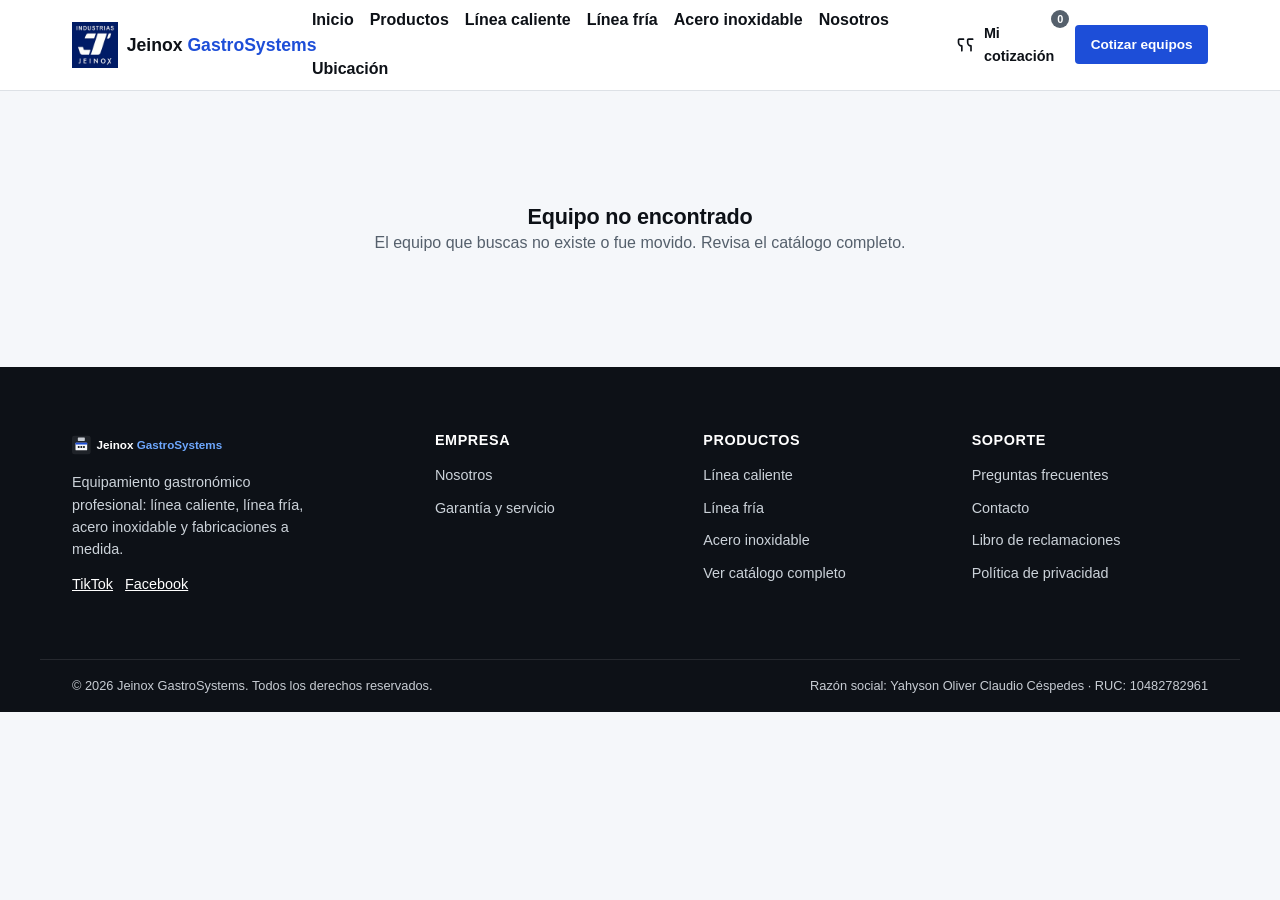
<file: producto.html>
<!doctype html>
<html lang="es-PE">
<head>
  <meta charset="UTF-8">
  <meta name="viewport" content="width=device-width, initial-scale=1">
  <title>Equipo gastronómico | Jeinox GastroSystems</title>
  <meta name="description" content="Ficha técnica de equipo gastronómico profesional Jeinox GastroSystems: especificaciones, disponibilidad y cotización por WhatsApp.">
  <link rel="canonical" href="https://jeinox-gastrosystems.netlify.app/producto.html">
  <meta name="robots" content="index, follow">
  <link rel="icon" href="assets/icons/favicon.svg" type="image/svg+xml">

  <meta property="og:type" content="product">
  <meta property="og:site_name" content="Jeinox GastroSystems">
  <meta property="og:title" content="Equipo gastronómico | Jeinox GastroSystems">
  <meta property="og:description" content="Ficha técnica de equipo gastronómico profesional Jeinox GastroSystems: especificaciones, disponibilidad y cotización por WhatsApp.">
  <meta property="og:locale" content="es_PE">
  <meta property="og:url" content="https://jeinox-gastrosystems.netlify.app/producto.html">
  <meta property="og:image" content="https://jeinox-gastrosystems.netlify.app/assets/images/branding/logo-mark.webp">
  <meta property="og:image:width" content="240">
  <meta property="og:image:height" content="240">
  <meta name="twitter:card" content="summary_large_image">
  <meta name="twitter:title" content="Equipo gastronómico | Jeinox GastroSystems">
  <meta name="twitter:description" content="Ficha técnica de equipo gastronómico profesional Jeinox GastroSystems.">
  <meta name="twitter:image" content="https://jeinox-gastrosystems.netlify.app/assets/images/branding/logo-mark.webp">

  <link rel="stylesheet" href="css/styles.css">
</head>
<body>
  <!--
    PLANTILLA ÚNICA DE FICHA DE PRODUCTO.
    Esta página NO contiene datos de producto en el HTML: se llenan
    dinámicamente por js/products.js (initProductDetail) leyendo el
    parámetro ?slug= de la URL contra data/products.js.
    Ejemplo: producto.html?slug=cocina-industrial-4-hornillas
  -->
  <a class="skip-link" href="#main">Saltar al contenido principal</a>

  <header class="site-header" id="siteHeader">
    <div class="container header-inner">
      <a href="index.html" class="logo" aria-label="Jeinox GastroSystems — Inicio">
        <img class="logo-mark" src="assets/images/branding/logo-mark.webp" alt="Jeinox GastroSystems" width="240" height="240">
        <span class="logo-wordmark">Jeinox <strong>GastroSystems</strong></span>
      </a>
      <nav class="main-nav" id="mainNav" aria-label="Navegación principal">
        <ul class="nav-list">
          <li><a href="index.html">Inicio</a></li>
          <li><a href="catalogo.html">Productos</a></li>
          <li><a href="catalogo.html?cat=linea-caliente">Línea caliente</a></li>
          <li><a href="catalogo.html?cat=linea-fria">Línea fría</a></li>
          <li><a href="catalogo.html?cat=acero-inoxidable">Acero inoxidable</a></li>
          <!-- Enlace "Proyectos" oculto temporalmente: proyectos.html solo contiene
               proyectos de ejemplo. Reactivar este <li> cuando existan proyectos
               reales, o cuando la página proyectos.html tenga contenido real. -->
          <li><a href="nosotros.html">Nosotros</a></li>
          <li><a href="index.html#ubicanos">Ubicación</a></li>
        </ul>
      </nav>
      <div class="header-actions">
        <a href="cotizacion.html" class="quote-indicator" data-quote-indicator aria-label="Mi cotización, 0 equipos">
          <svg class="icon" aria-hidden="true"><use href="assets/icons/sprite.svg#icon-quote"/></svg>
          <span class="quote-indicator__label">Mi cotización</span>
          <span class="quote-indicator__count" data-quote-count data-empty="true">0</span>
        </a>
        <a href="cotizacion.html" class="btn btn-primary btn-sm header-cta">Cotizar equipos</a>
        <button type="button" class="nav-toggle" id="navToggle" aria-expanded="false" aria-controls="mainNav" aria-label="Abrir menú de navegación">
          <svg class="icon icon-menu" aria-hidden="true"><use href="assets/icons/sprite.svg#icon-menu"/></svg>
          <svg class="icon icon-close" aria-hidden="true"><use href="assets/icons/sprite.svg#icon-close"/></svg>
        </button>
      </div>
    </div>
  </header>

  <main id="main">
    <section class="section--tight section">
      <div class="container" id="productDetail">
        <nav class="breadcrumb" aria-label="Ruta de navegación" id="productBreadcrumb">
          <ol>
            <li><a href="index.html">Inicio</a></li>
            <li aria-hidden="true"><svg class="icon"><use href="assets/icons/sprite.svg#icon-chevron-right"/></svg></li>
            <li aria-current="page">Cargando…</li>
          </ol>
        </nav>

        <div class="grid grid-2" style="align-items: start; gap: var(--space-8);">
          <div class="product-gallery">
            <div class="product-gallery__main">
              <div class="media-frame">
                <img id="productMainImage" src="assets/images/products/placeholder-1.svg" alt="" width="800" height="600">
              </div>
            </div>
            <div class="product-gallery__thumbs" id="productThumbs"></div>
          </div>

          <div class="product-main__meta">
            <span class="product-card__category" id="productCategory"></span>
            <h1 id="productName">Cargando equipo…</h1>
            <div id="productAvailability"></div>
            <p class="lead" id="productDescription"></p>

            <ul class="product-main__features" id="productFeatures"></ul>

            <p class="product-card__price h3" id="productPrice" style="margin: 0;"></p>

            <div class="product-main__cta">
              <button type="button" class="btn btn-quote" id="productAddToQuote" data-add-to-quote="">Agregar a cotización</button>
              <a href="cotizacion.html" class="btn btn-quote-outline">Ir a mi cotización</a>
            </div>

            <p class="placeholder-note">Garantía: <span id="productWarranty">Por confirmar</span></p>

            <div>
              <h2 class="h4">Aplica para</h2>
              <div style="display:flex; flex-wrap:wrap; gap: var(--space-2); margin-top: var(--space-2);" id="productBusinessTypes"></div>
            </div>
          </div>
        </div>

        <hr class="divider">

        <div>
          <h2 class="h3">Especificaciones técnicas</h2>
          <p class="placeholder-note" style="margin-block: var(--space-3);">Especificaciones sujetas a confirmación técnica según el modelo.</p>
          <div id="productSpecs"></div>
        </div>

        <section class="related-products" id="relatedSection" hidden>
          <hr class="divider">
          <h2 class="h3">Productos relacionados</h2>
          <div class="grid grid-cards" id="relatedProducts" style="margin-top: var(--space-5);"></div>
        </section>
      </div>
    </section>
  </main>

  <footer class="site-footer">
    <div class="container footer-top">
      <div class="footer-brand">
        <img class="logo-img" src="assets/images/branding/logo-light.svg" alt="Jeinox GastroSystems">
        <p>Equipamiento gastronómico profesional: línea caliente, línea fría, acero inoxidable y fabricaciones a medida.</p>
        <div class="footer-social" style="display:flex; gap: var(--space-3); margin-top: var(--space-3);">
          <a href="https://www.tiktok.com/@industrias.jeinox?_r=1&_t=ZS-99twYn4wOai" target="_blank" rel="noopener noreferrer" aria-label="Jeinox GastroSystems en TikTok" style="color:#fff; text-decoration:underline; font-size:0.9rem;">TikTok</a>
          <a href="https://www.facebook.com/share/1Ei9uzwXiP/" target="_blank" rel="noopener noreferrer" aria-label="Jeinox GastroSystems en Facebook" style="color:#fff; text-decoration:underline; font-size:0.9rem;">Facebook</a>
        </div>
      </div>
      <div class="footer-col">
        <h3 class="h4">Empresa</h3>
        <ul>
          <li><a href="nosotros.html">Nosotros</a></li>
          <!-- Enlace "Proyectos" oculto temporalmente (ver nota en el menú principal). -->
          <li><a href="garantia.html">Garantía y servicio</a></li>
        </ul>
      </div>
      <div class="footer-col">
        <h3 class="h4">Productos</h3>
        <ul>
          <li><a href="catalogo.html?cat=linea-caliente">Línea caliente</a></li>
          <li><a href="catalogo.html?cat=linea-fria">Línea fría</a></li>
          <li><a href="catalogo.html?cat=acero-inoxidable">Acero inoxidable</a></li>
          <li><a href="catalogo.html">Ver catálogo completo</a></li>
        </ul>
      </div>
      <div class="footer-col">
        <h3 class="h4">Soporte</h3>
        <ul>
          <li><a href="index.html#faq">Preguntas frecuentes</a></li>
          <li><a href="index.html#ubicanos">Contacto</a></li>
          <li><a href="libro-reclamaciones.html">Libro de reclamaciones</a></li>
          <li><a href="privacidad.html">Política de privacidad</a></li>
        </ul>
      </div>
    </div>
    <div class="container footer-bottom">
      <p>© <span data-year>2026</span> Jeinox GastroSystems. Todos los derechos reservados.</p>
      <p>Razón social: Yahyson Oliver Claudio Céspedes · RUC: 10482782961</p>
    </div>
  </footer>

  <div class="toast" id="toast" role="status" aria-live="polite">
    <svg class="icon" aria-hidden="true"><use href="assets/icons/sprite.svg#icon-check"/></svg>
    <span data-toast-message></span>
  </div>

  <script type="module" src="js/products.js"></script>
  <script type="module" src="js/quote.js"></script>
  <script type="module" src="js/catalog.js"></script>
  <script type="module" src="js/main.js"></script>
</body>
</html>
</file>
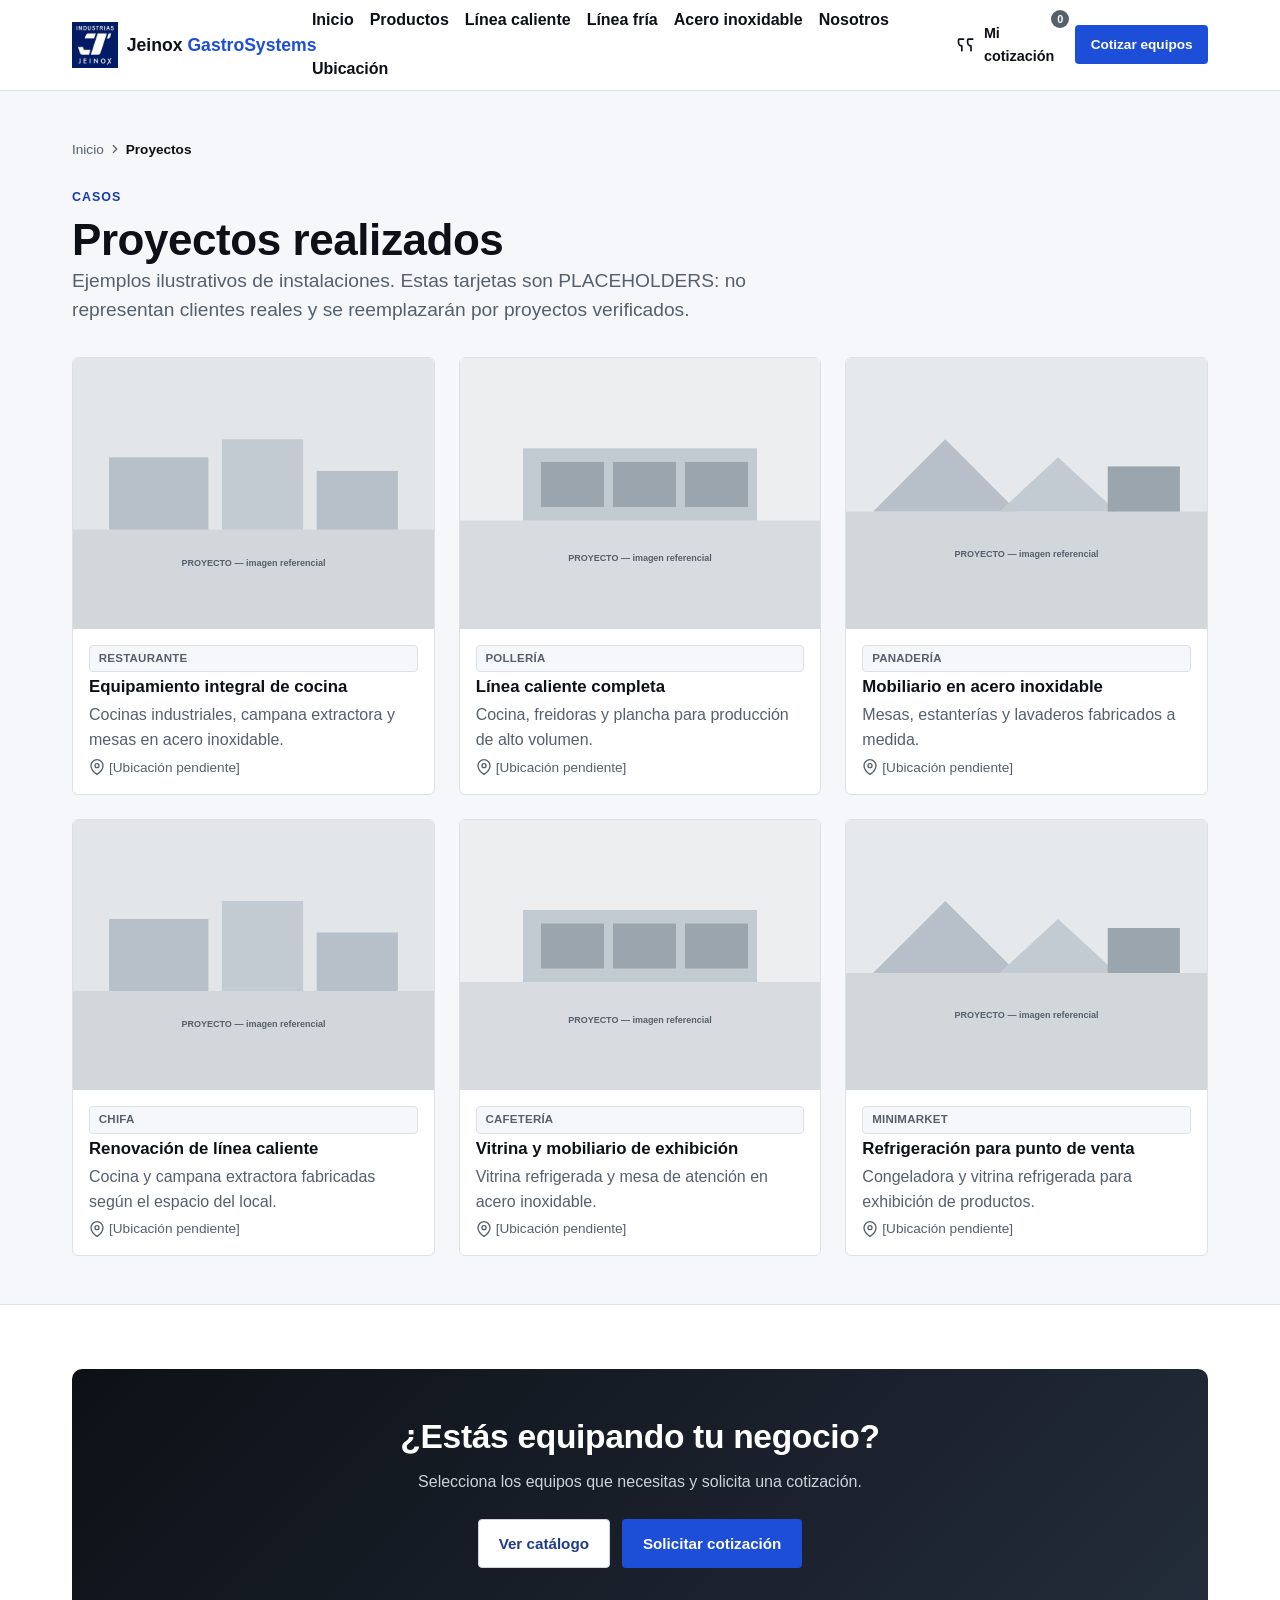
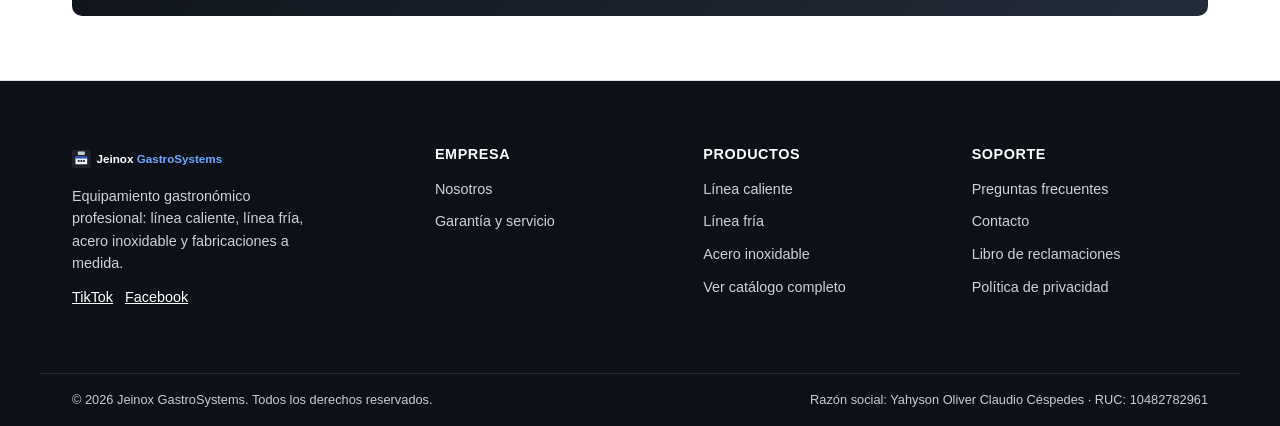
<file: proyectos.html>
<!doctype html>
<html lang="es-PE">
<head>
  <meta charset="UTF-8">
  <meta name="viewport" content="width=device-width, initial-scale=1">
  <title>Proyectos realizados | Jeinox GastroSystems</title>
  <meta name="description" content="Conoce proyectos de equipamiento gastronómico realizados por Jeinox GastroSystems en restaurantes, pollerías, panaderías y más.">
  <link rel="canonical" href="https://jeinox-gastrosystems.netlify.app/proyectos.html">
  <!-- noindex temporal: esta página solo contiene proyectos de ejemplo (placeholders),
       no debe indexarse hasta reemplazarse por proyectos reales verificados. -->
  <meta name="robots" content="noindex, follow">
  <link rel="icon" href="assets/icons/favicon.svg" type="image/svg+xml">
  <meta property="og:type" content="website">
  <meta property="og:site_name" content="Jeinox GastroSystems">
  <meta property="og:title" content="Proyectos realizados | Jeinox GastroSystems">
  <meta property="og:locale" content="es_PE">
  <meta property="og:url" content="https://jeinox-gastrosystems.netlify.app/proyectos.html">
  <meta property="og:image" content="https://jeinox-gastrosystems.netlify.app/assets/images/branding/logo-mark.webp">
  <meta name="twitter:card" content="summary_large_image">
  <meta name="twitter:image" content="https://jeinox-gastrosystems.netlify.app/assets/images/branding/logo-mark.webp">
  <link rel="stylesheet" href="css/styles.css">
</head>
<body>
  <a class="skip-link" href="#main">Saltar al contenido principal</a>

  <header class="site-header" id="siteHeader">
    <div class="container header-inner">
      <a href="index.html" class="logo" aria-label="Jeinox GastroSystems — Inicio">
        <img class="logo-mark" src="assets/images/branding/logo-mark.webp" alt="Jeinox GastroSystems" width="240" height="240">
        <span class="logo-wordmark">Jeinox <strong>GastroSystems</strong></span>
      </a>
      <nav class="main-nav" id="mainNav" aria-label="Navegación principal">
        <ul class="nav-list">
          <li><a href="index.html">Inicio</a></li>
          <li><a href="catalogo.html">Productos</a></li>
          <li><a href="catalogo.html?cat=linea-caliente">Línea caliente</a></li>
          <li><a href="catalogo.html?cat=linea-fria">Línea fría</a></li>
          <li><a href="catalogo.html?cat=acero-inoxidable">Acero inoxidable</a></li>
          <!-- Enlace "Proyectos" oculto temporalmente: proyectos.html solo contiene
               proyectos de ejemplo. Reactivar este <li> cuando existan proyectos
               reales, o cuando la página proyectos.html tenga contenido real. -->
          <li><a href="nosotros.html">Nosotros</a></li>
          <li><a href="index.html#ubicanos">Ubicación</a></li>
        </ul>
      </nav>
      <div class="header-actions">
        <a href="cotizacion.html" class="quote-indicator" data-quote-indicator aria-label="Mi cotización, 0 equipos">
          <svg class="icon" aria-hidden="true"><use href="assets/icons/sprite.svg#icon-quote"/></svg>
          <span class="quote-indicator__label">Mi cotización</span>
          <span class="quote-indicator__count" data-quote-count data-empty="true">0</span>
        </a>
        <a href="cotizacion.html" class="btn btn-primary btn-sm header-cta">Cotizar equipos</a>
        <button type="button" class="nav-toggle" id="navToggle" aria-expanded="false" aria-controls="mainNav" aria-label="Abrir menú de navegación">
          <svg class="icon icon-menu" aria-hidden="true"><use href="assets/icons/sprite.svg#icon-menu"/></svg>
          <svg class="icon icon-close" aria-hidden="true"><use href="assets/icons/sprite.svg#icon-close"/></svg>
        </button>
      </div>
    </div>
  </header>

  <main id="main">
    <section class="section--tight section">
      <div class="container">
        <nav class="breadcrumb" aria-label="Ruta de navegación">
          <ol>
            <li><a href="index.html">Inicio</a></li>
            <li aria-hidden="true"><svg class="icon"><use href="assets/icons/sprite.svg#icon-chevron-right"/></svg></li>
            <li aria-current="page">Proyectos</li>
          </ol>
        </nav>
        <div class="section-head">
          <span class="eyebrow">Casos</span>
          <h1>Proyectos realizados</h1>
          <p class="lead">Ejemplos ilustrativos de instalaciones. Estas tarjetas son PLACEHOLDERS: no representan clientes reales y se reemplazarán por proyectos verificados.</p>
        </div>

        <h2 class="visually-hidden">Proyectos destacados</h2>
        <div class="grid grid-3">
          <article class="card">
            <div class="media-frame"><img src="assets/images/projects/placeholder-1.svg" alt="Proyecto de ejemplo — imagen referencial" loading="lazy" width="800" height="600"></div>
            <div class="project-card__body">
              <span class="badge">Restaurante</span>
              <h3 class="h4">Equipamiento integral de cocina</h3>
              <p class="text-muted">Cocinas industriales, campana extractora y mesas en acero inoxidable.</p>
              <p class="project-card__meta"><svg class="icon icon--sm" aria-hidden="true"><use href="assets/icons/sprite.svg#icon-map-pin"/></svg>[Ubicación pendiente]</p>
            </div>
          </article>
          <article class="card">
            <div class="media-frame"><img src="assets/images/projects/placeholder-2.svg" alt="Proyecto de ejemplo — imagen referencial" loading="lazy" width="800" height="600"></div>
            <div class="project-card__body">
              <span class="badge">Pollería</span>
              <h3 class="h4">Línea caliente completa</h3>
              <p class="text-muted">Cocina, freidoras y plancha para producción de alto volumen.</p>
              <p class="project-card__meta"><svg class="icon icon--sm" aria-hidden="true"><use href="assets/icons/sprite.svg#icon-map-pin"/></svg>[Ubicación pendiente]</p>
            </div>
          </article>
          <article class="card">
            <div class="media-frame"><img src="assets/images/projects/placeholder-3.svg" alt="Proyecto de ejemplo — imagen referencial" loading="lazy" width="800" height="600"></div>
            <div class="project-card__body">
              <span class="badge">Panadería</span>
              <h3 class="h4">Mobiliario en acero inoxidable</h3>
              <p class="text-muted">Mesas, estanterías y lavaderos fabricados a medida.</p>
              <p class="project-card__meta"><svg class="icon icon--sm" aria-hidden="true"><use href="assets/icons/sprite.svg#icon-map-pin"/></svg>[Ubicación pendiente]</p>
            </div>
          </article>
          <article class="card">
            <div class="media-frame"><img src="assets/images/projects/placeholder-1.svg" alt="Proyecto de ejemplo — imagen referencial" loading="lazy" width="800" height="600"></div>
            <div class="project-card__body">
              <span class="badge">Chifa</span>
              <h3 class="h4">Renovación de línea caliente</h3>
              <p class="text-muted">Cocina y campana extractora fabricadas según el espacio del local.</p>
              <p class="project-card__meta"><svg class="icon icon--sm" aria-hidden="true"><use href="assets/icons/sprite.svg#icon-map-pin"/></svg>[Ubicación pendiente]</p>
            </div>
          </article>
          <article class="card">
            <div class="media-frame"><img src="assets/images/projects/placeholder-2.svg" alt="Proyecto de ejemplo — imagen referencial" loading="lazy" width="800" height="600"></div>
            <div class="project-card__body">
              <span class="badge">Cafetería</span>
              <h3 class="h4">Vitrina y mobiliario de exhibición</h3>
              <p class="text-muted">Vitrina refrigerada y mesa de atención en acero inoxidable.</p>
              <p class="project-card__meta"><svg class="icon icon--sm" aria-hidden="true"><use href="assets/icons/sprite.svg#icon-map-pin"/></svg>[Ubicación pendiente]</p>
            </div>
          </article>
          <article class="card">
            <div class="media-frame"><img src="assets/images/projects/placeholder-3.svg" alt="Proyecto de ejemplo — imagen referencial" loading="lazy" width="800" height="600"></div>
            <div class="project-card__body">
              <span class="badge">Minimarket</span>
              <h3 class="h4">Refrigeración para punto de venta</h3>
              <p class="text-muted">Congeladora y vitrina refrigerada para exhibición de productos.</p>
              <p class="project-card__meta"><svg class="icon icon--sm" aria-hidden="true"><use href="assets/icons/sprite.svg#icon-map-pin"/></svg>[Ubicación pendiente]</p>
            </div>
          </article>
        </div>
      </div>
    </section>

    <section class="section section--muted">
      <div class="container">
        <div class="cta-final">
          <h2>¿Estás equipando tu negocio?</h2>
          <p>Selecciona los equipos que necesitas y solicita una cotización.</p>
          <div class="cta-final__actions">
            <a href="catalogo.html" class="btn btn-neutral">Ver catálogo</a>
            <a href="cotizacion.html" class="btn btn-quote">Solicitar cotización</a>
          </div>
        </div>
      </div>
    </section>
  </main>

  <footer class="site-footer">
    <div class="container footer-top">
      <div class="footer-brand">
        <img class="logo-img" src="assets/images/branding/logo-light.svg" alt="Jeinox GastroSystems">
        <p>Equipamiento gastronómico profesional: línea caliente, línea fría, acero inoxidable y fabricaciones a medida.</p>
        <div class="footer-social" style="display:flex; gap: var(--space-3); margin-top: var(--space-3);">
          <a href="https://www.tiktok.com/@industrias.jeinox?_r=1&_t=ZS-99twYn4wOai" target="_blank" rel="noopener noreferrer" aria-label="Jeinox GastroSystems en TikTok" style="color:#fff; text-decoration:underline; font-size:0.9rem;">TikTok</a>
          <a href="https://www.facebook.com/share/1Ei9uzwXiP/" target="_blank" rel="noopener noreferrer" aria-label="Jeinox GastroSystems en Facebook" style="color:#fff; text-decoration:underline; font-size:0.9rem;">Facebook</a>
        </div>
      </div>
      <div class="footer-col">
        <h3 class="h4">Empresa</h3>
        <ul>
          <li><a href="nosotros.html">Nosotros</a></li>
          <!-- Enlace "Proyectos" oculto temporalmente (ver nota en el menú principal). -->
          <li><a href="garantia.html">Garantía y servicio</a></li>
        </ul>
      </div>
      <div class="footer-col">
        <h3 class="h4">Productos</h3>
        <ul>
          <li><a href="catalogo.html?cat=linea-caliente">Línea caliente</a></li>
          <li><a href="catalogo.html?cat=linea-fria">Línea fría</a></li>
          <li><a href="catalogo.html?cat=acero-inoxidable">Acero inoxidable</a></li>
          <li><a href="catalogo.html">Ver catálogo completo</a></li>
        </ul>
      </div>
      <div class="footer-col">
        <h3 class="h4">Soporte</h3>
        <ul>
          <li><a href="index.html#faq">Preguntas frecuentes</a></li>
          <li><a href="index.html#ubicanos">Contacto</a></li>
          <li><a href="libro-reclamaciones.html">Libro de reclamaciones</a></li>
          <li><a href="privacidad.html">Política de privacidad</a></li>
        </ul>
      </div>
    </div>
    <div class="container footer-bottom">
      <p>© <span data-year>2026</span> Jeinox GastroSystems. Todos los derechos reservados.</p>
      <p>Razón social: Yahyson Oliver Claudio Céspedes · RUC: 10482782961</p>
    </div>
  </footer>

  <div class="toast" id="toast" role="status" aria-live="polite">
    <svg class="icon" aria-hidden="true"><use href="assets/icons/sprite.svg#icon-check"/></svg>
    <span data-toast-message></span>
  </div>

  <script type="module" src="js/products.js"></script>
  <script type="module" src="js/quote.js"></script>
  <script type="module" src="js/catalog.js"></script>
  <script type="module" src="js/main.js"></script>
</body>
</html>
</file>
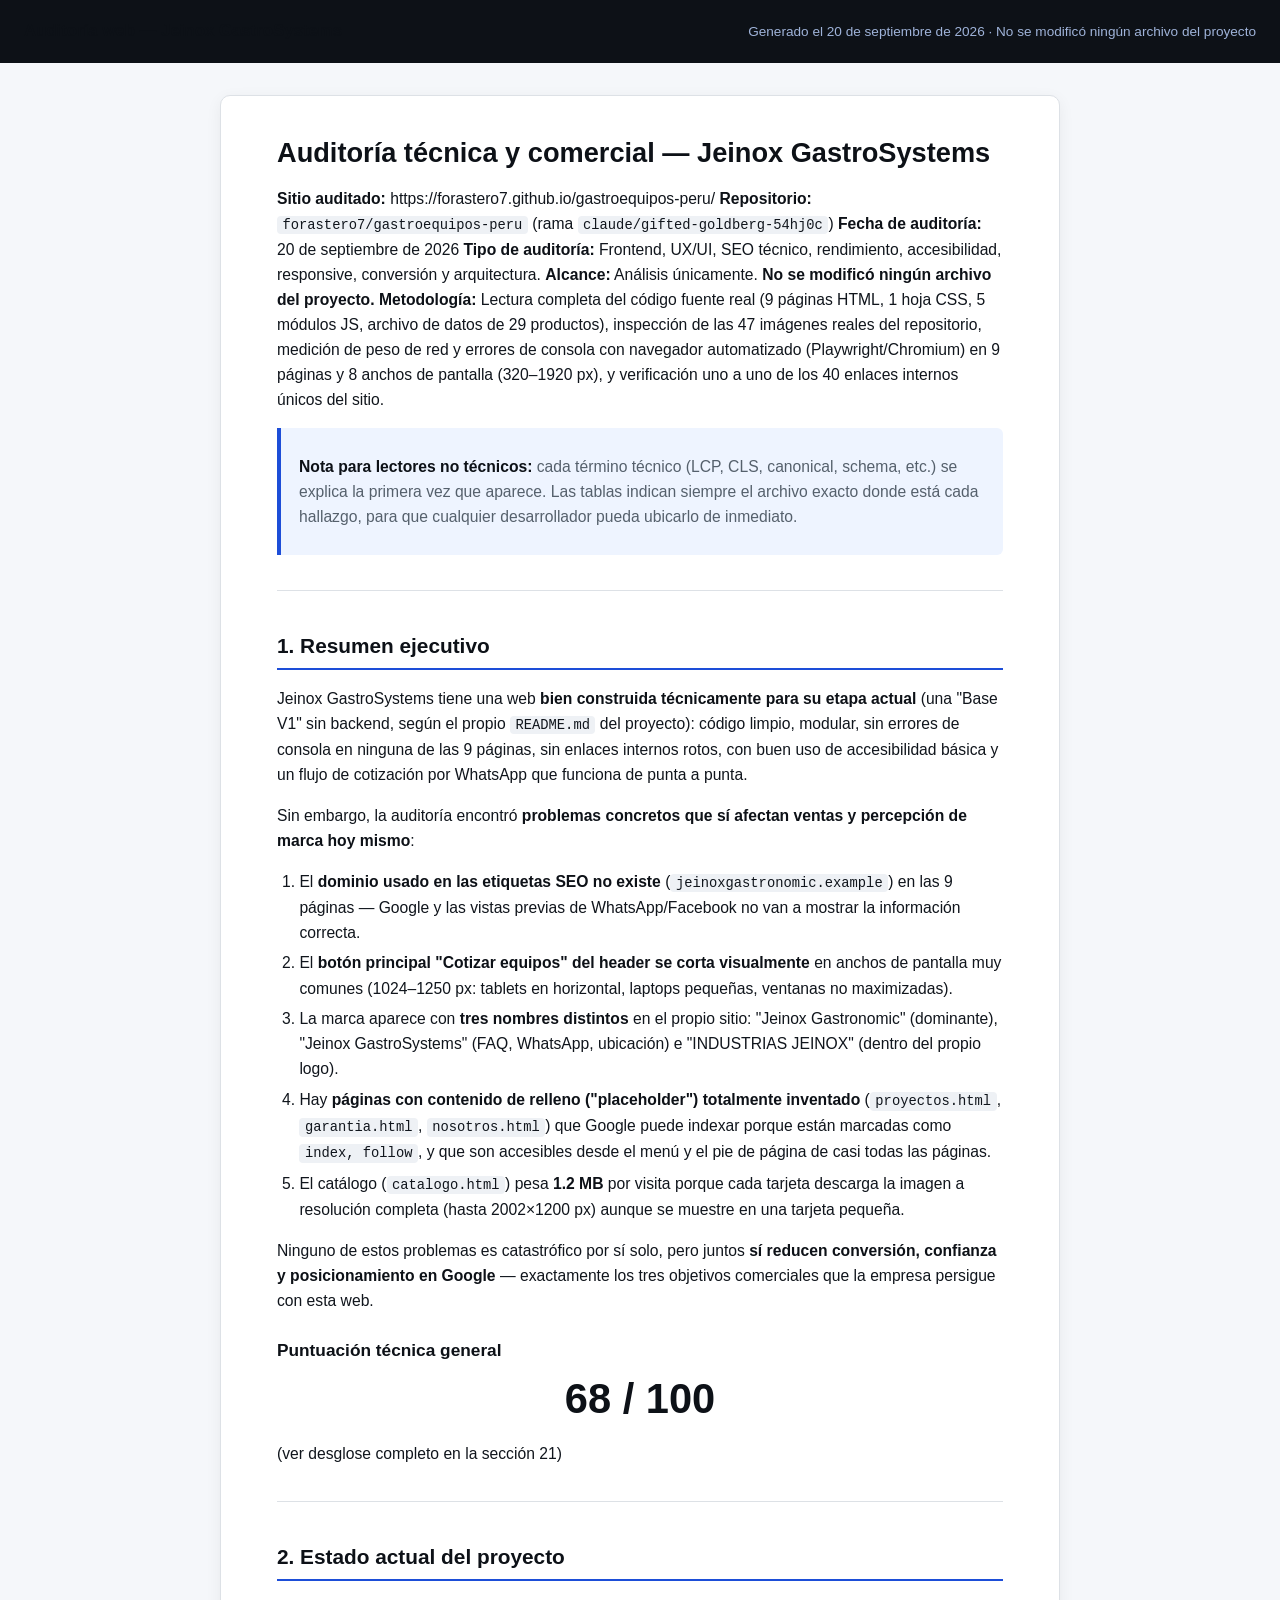
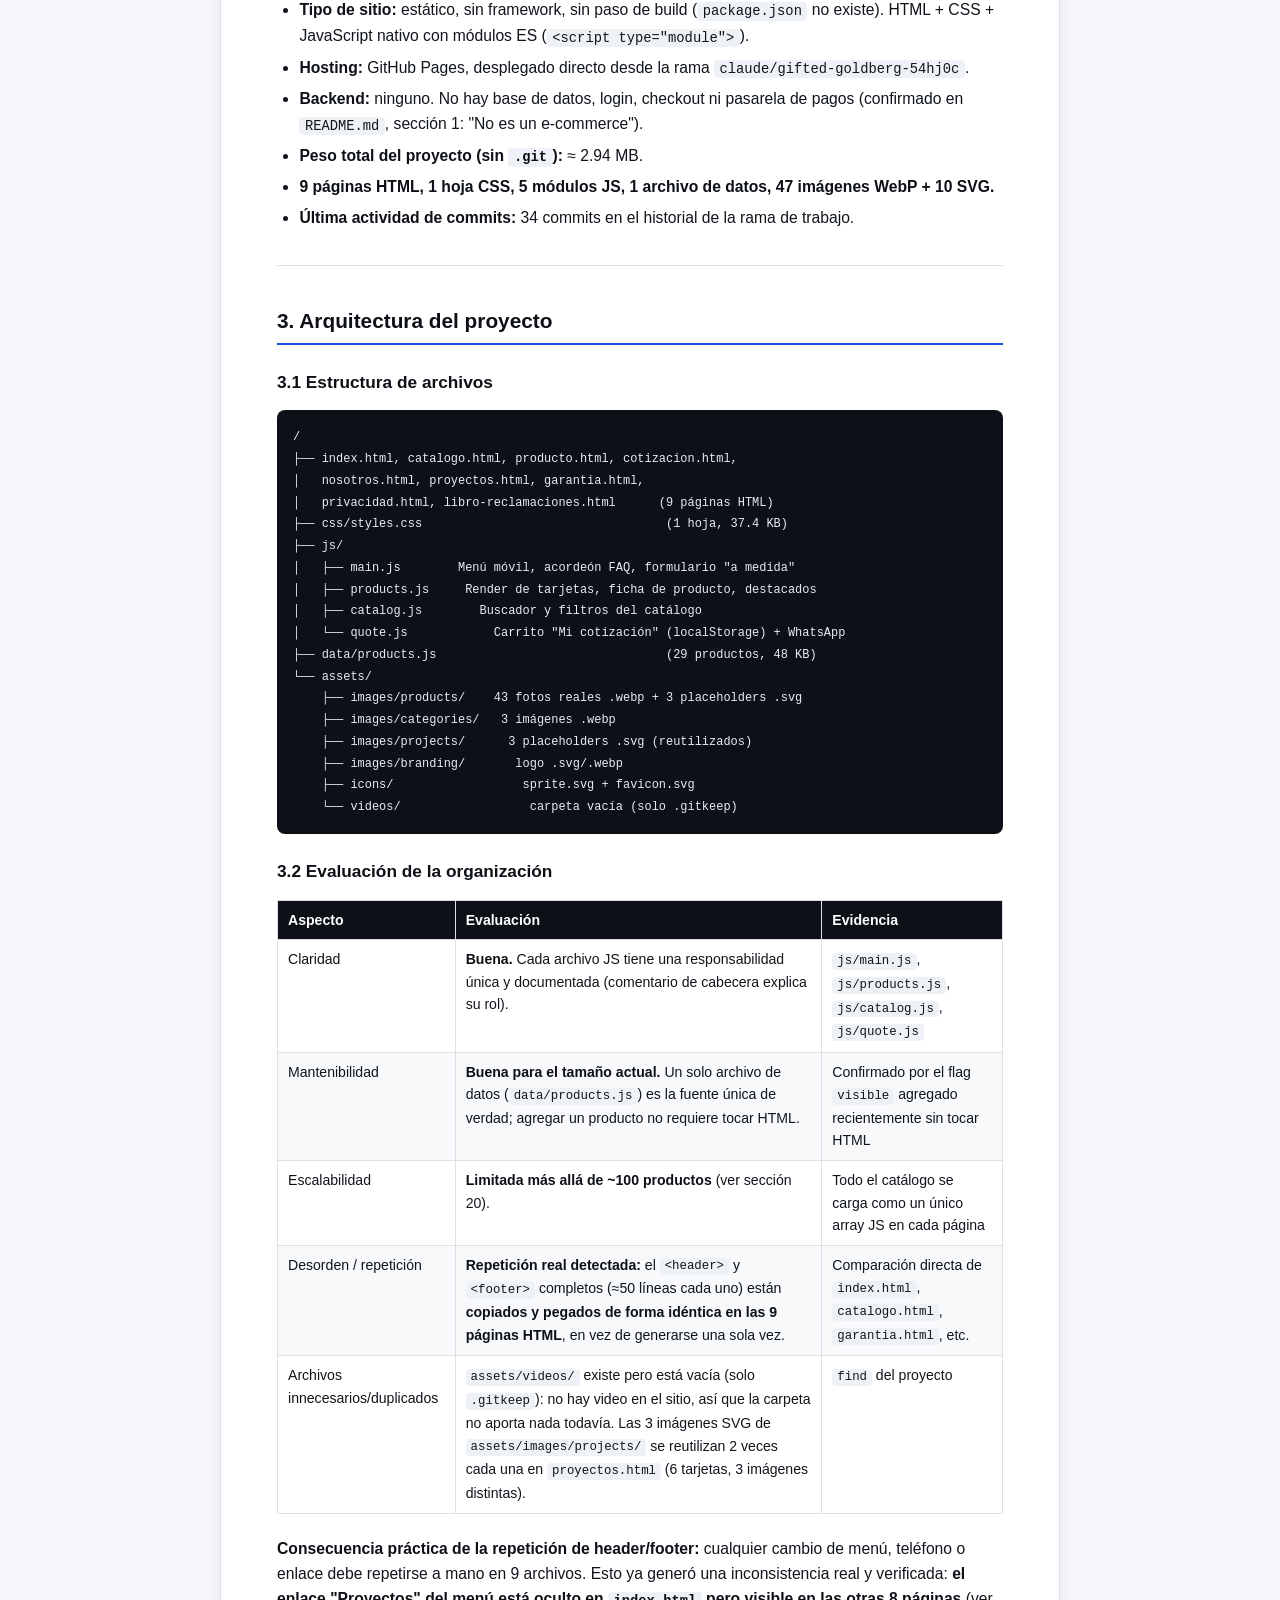
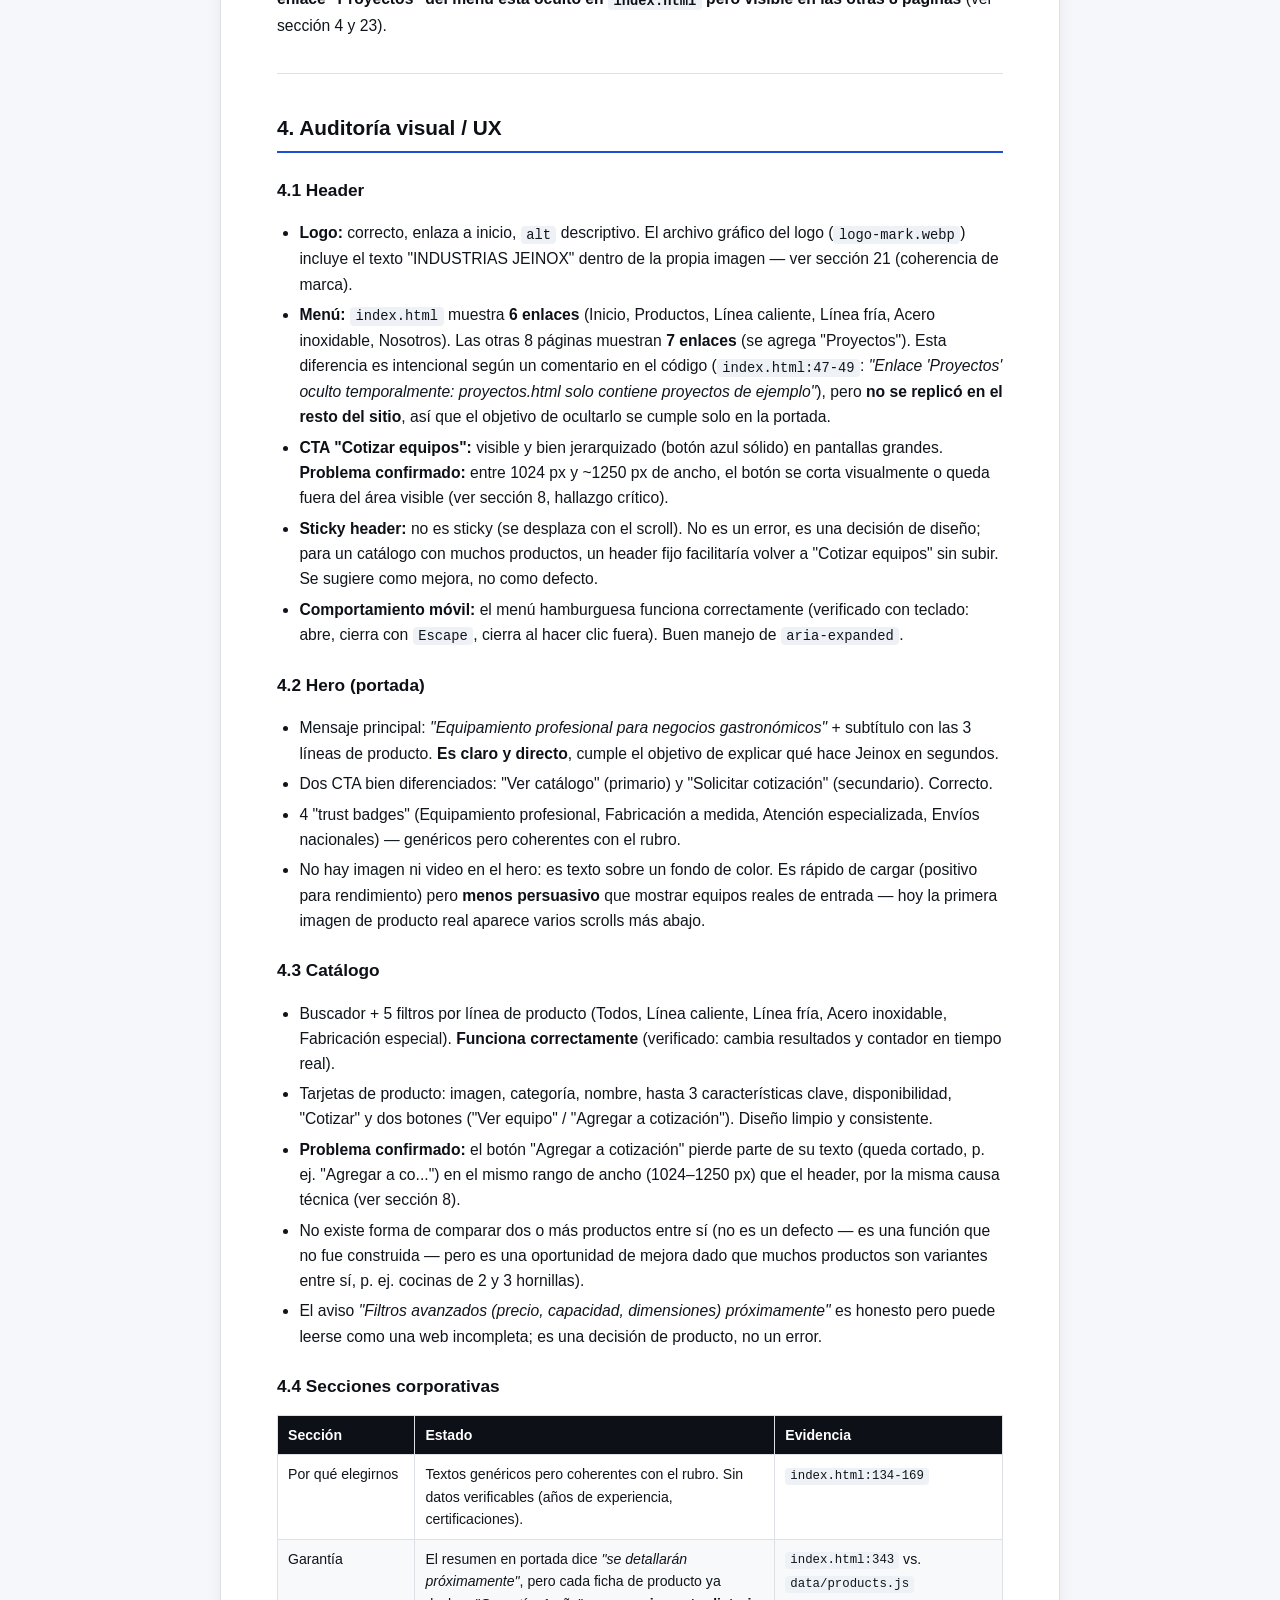
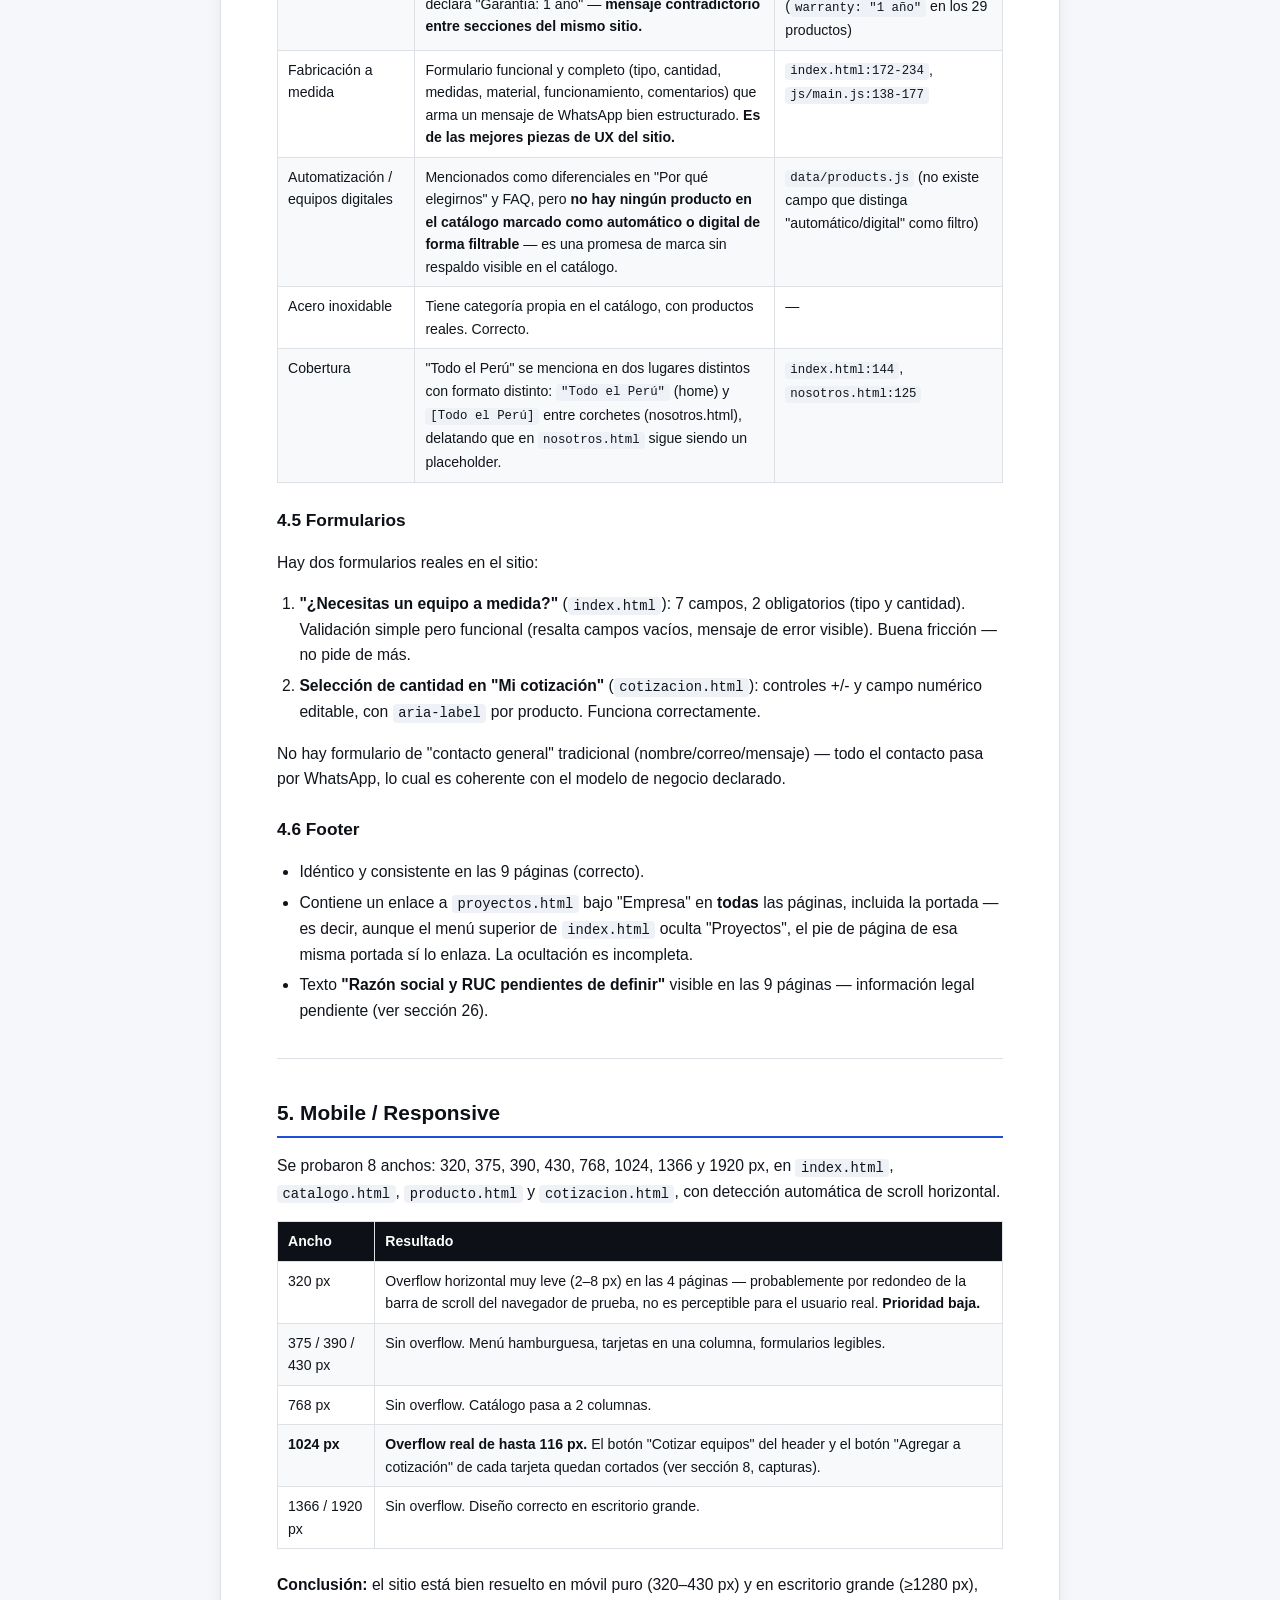
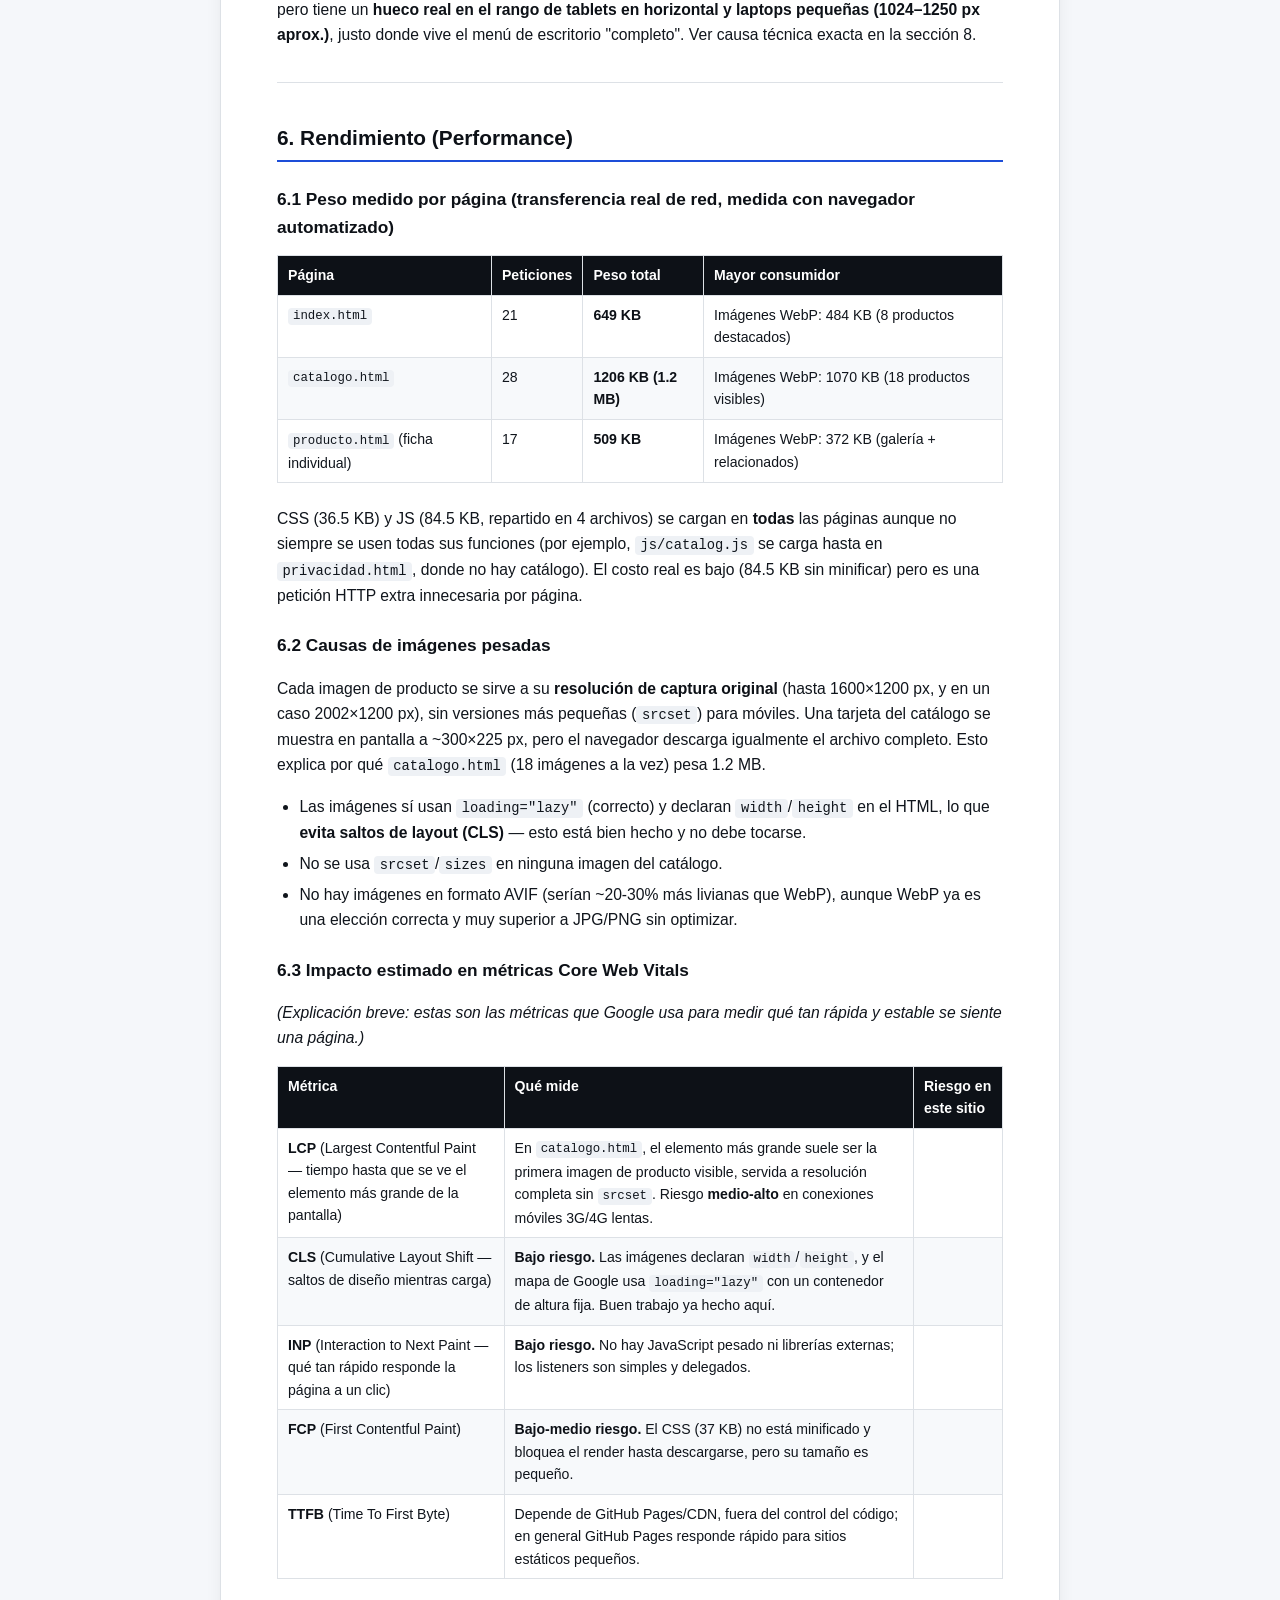
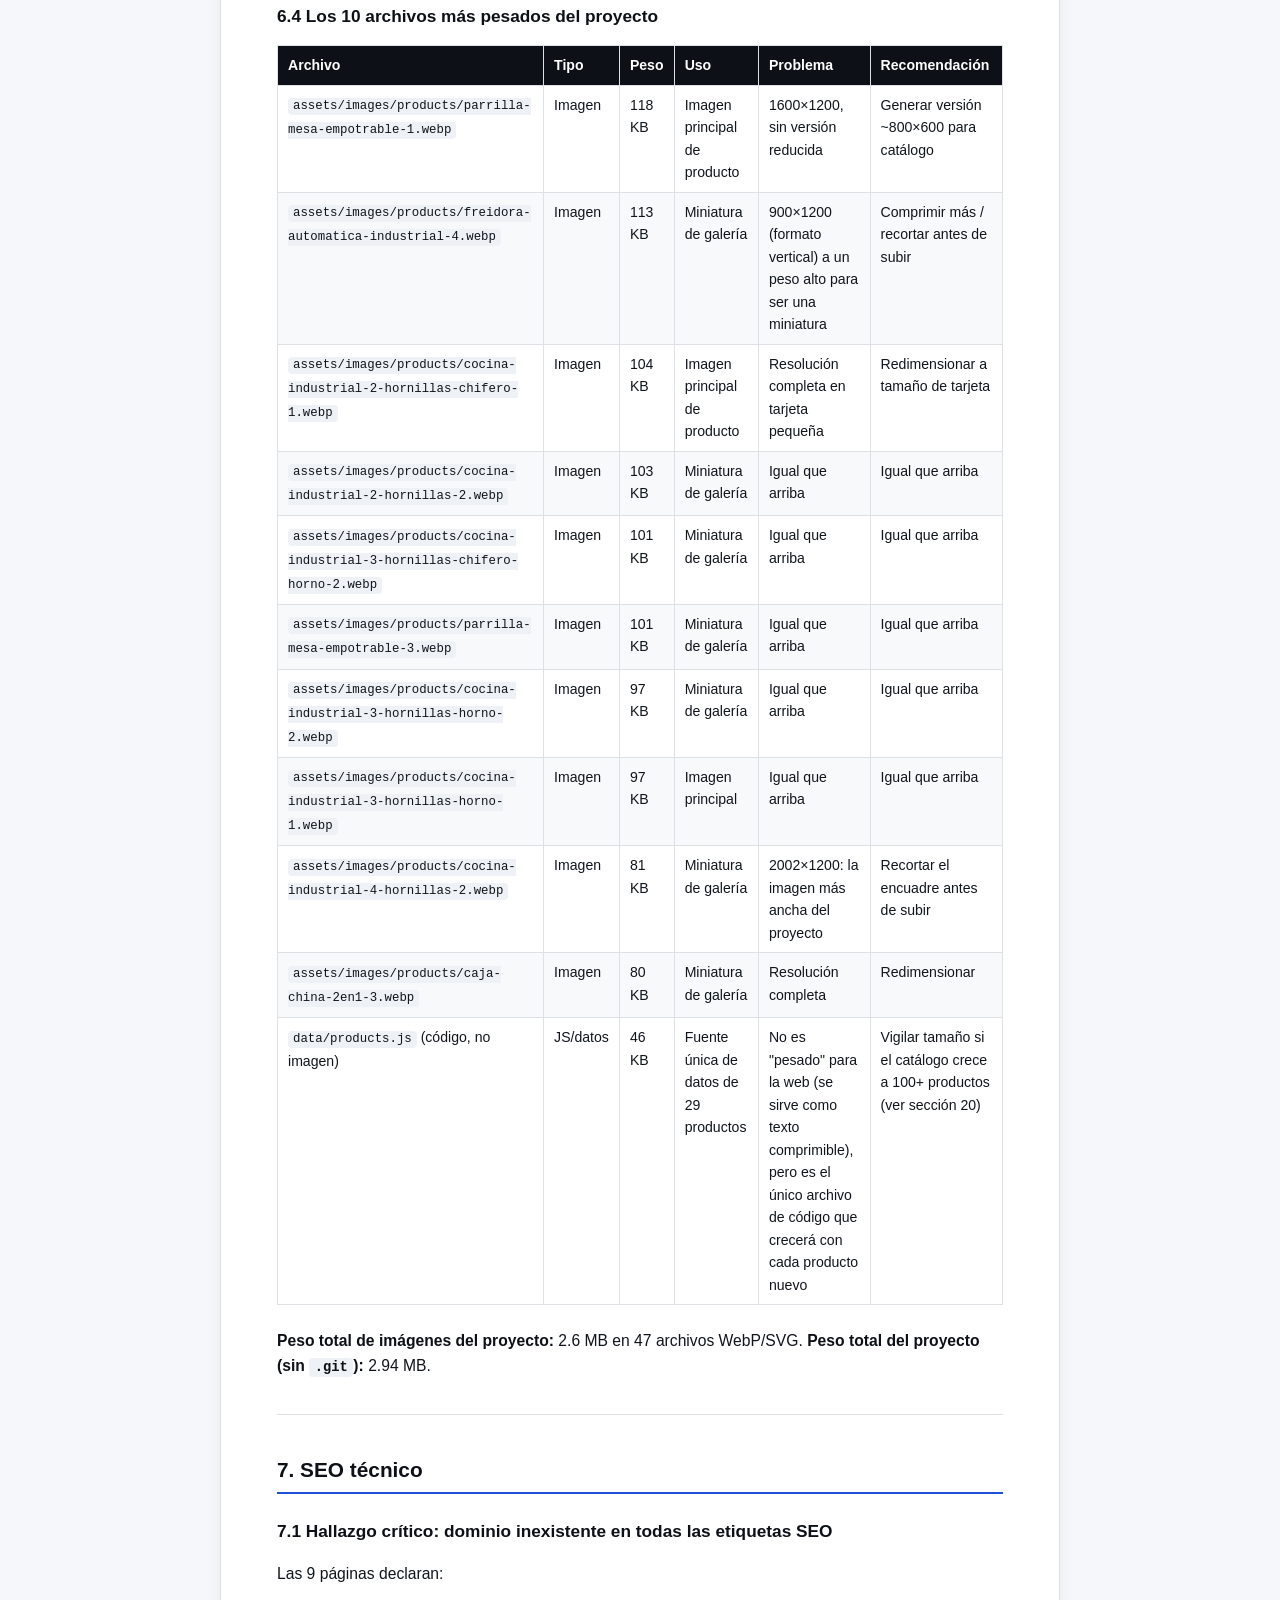
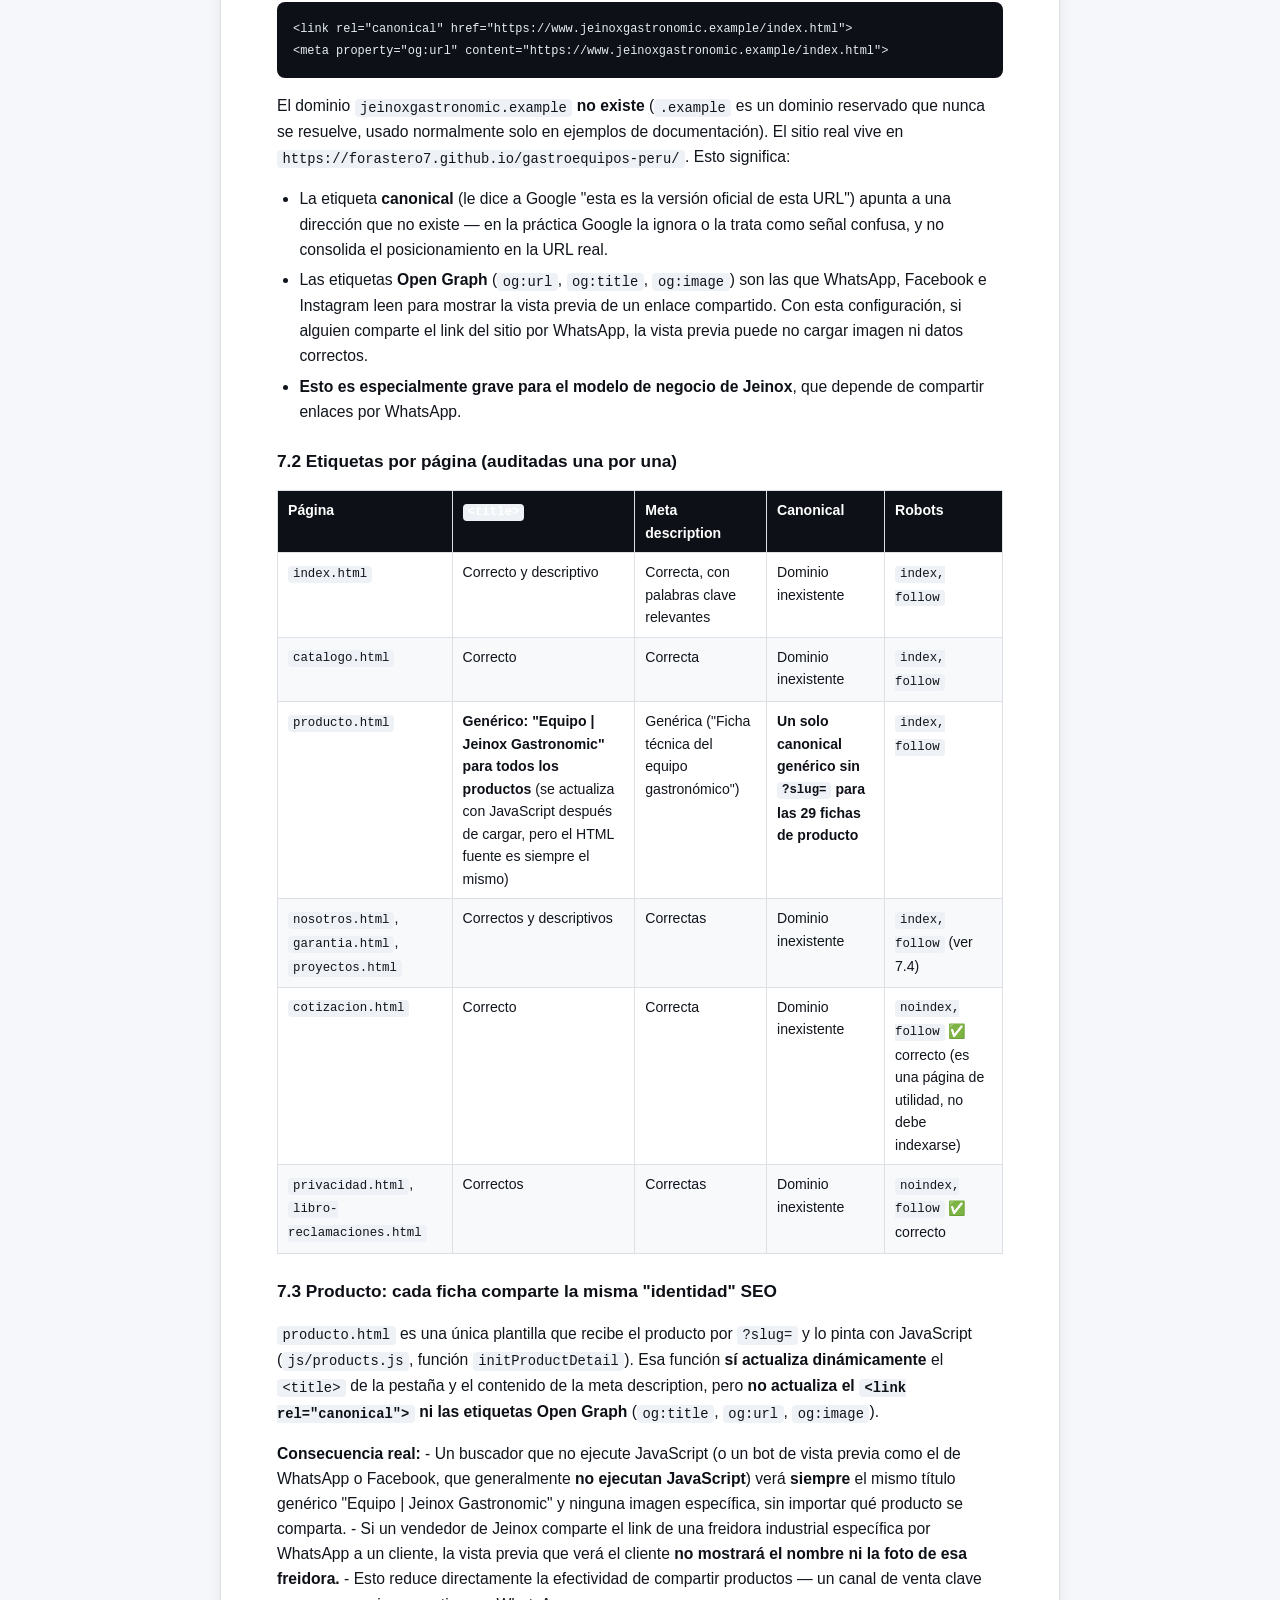
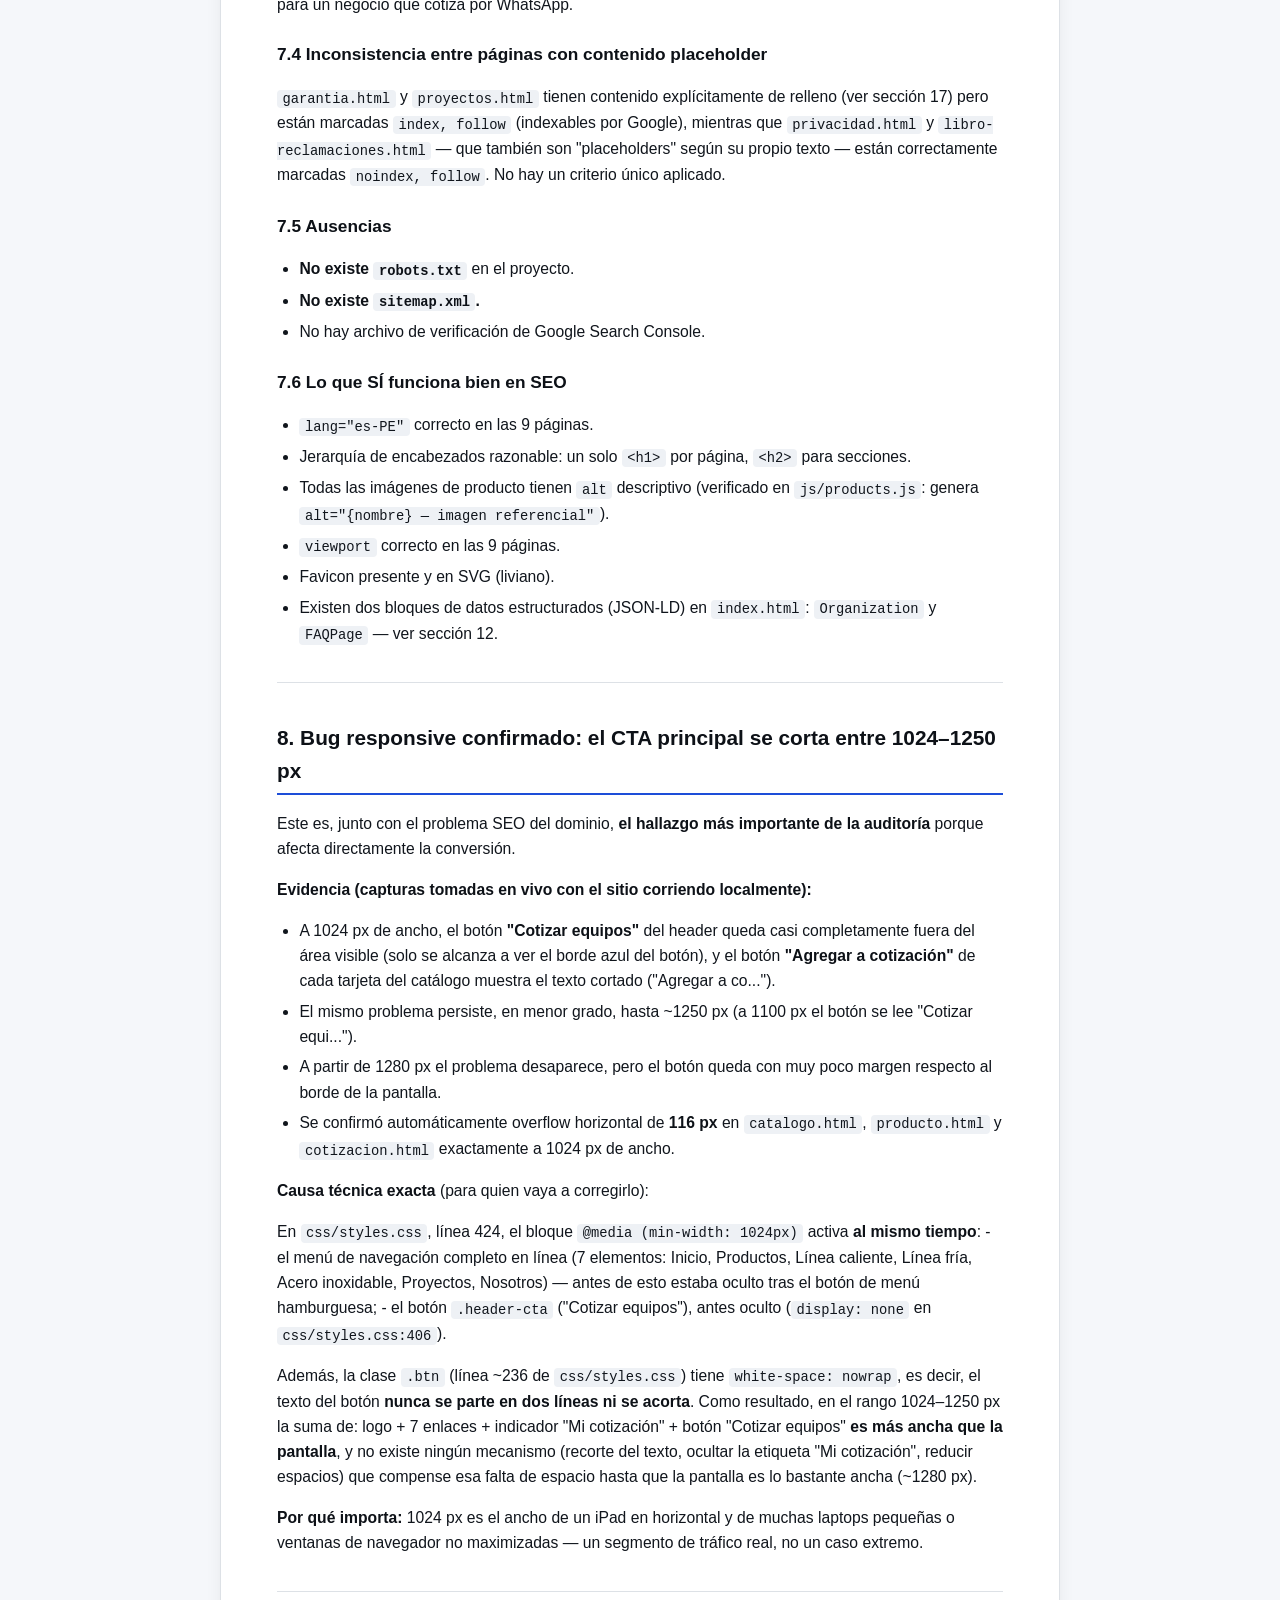
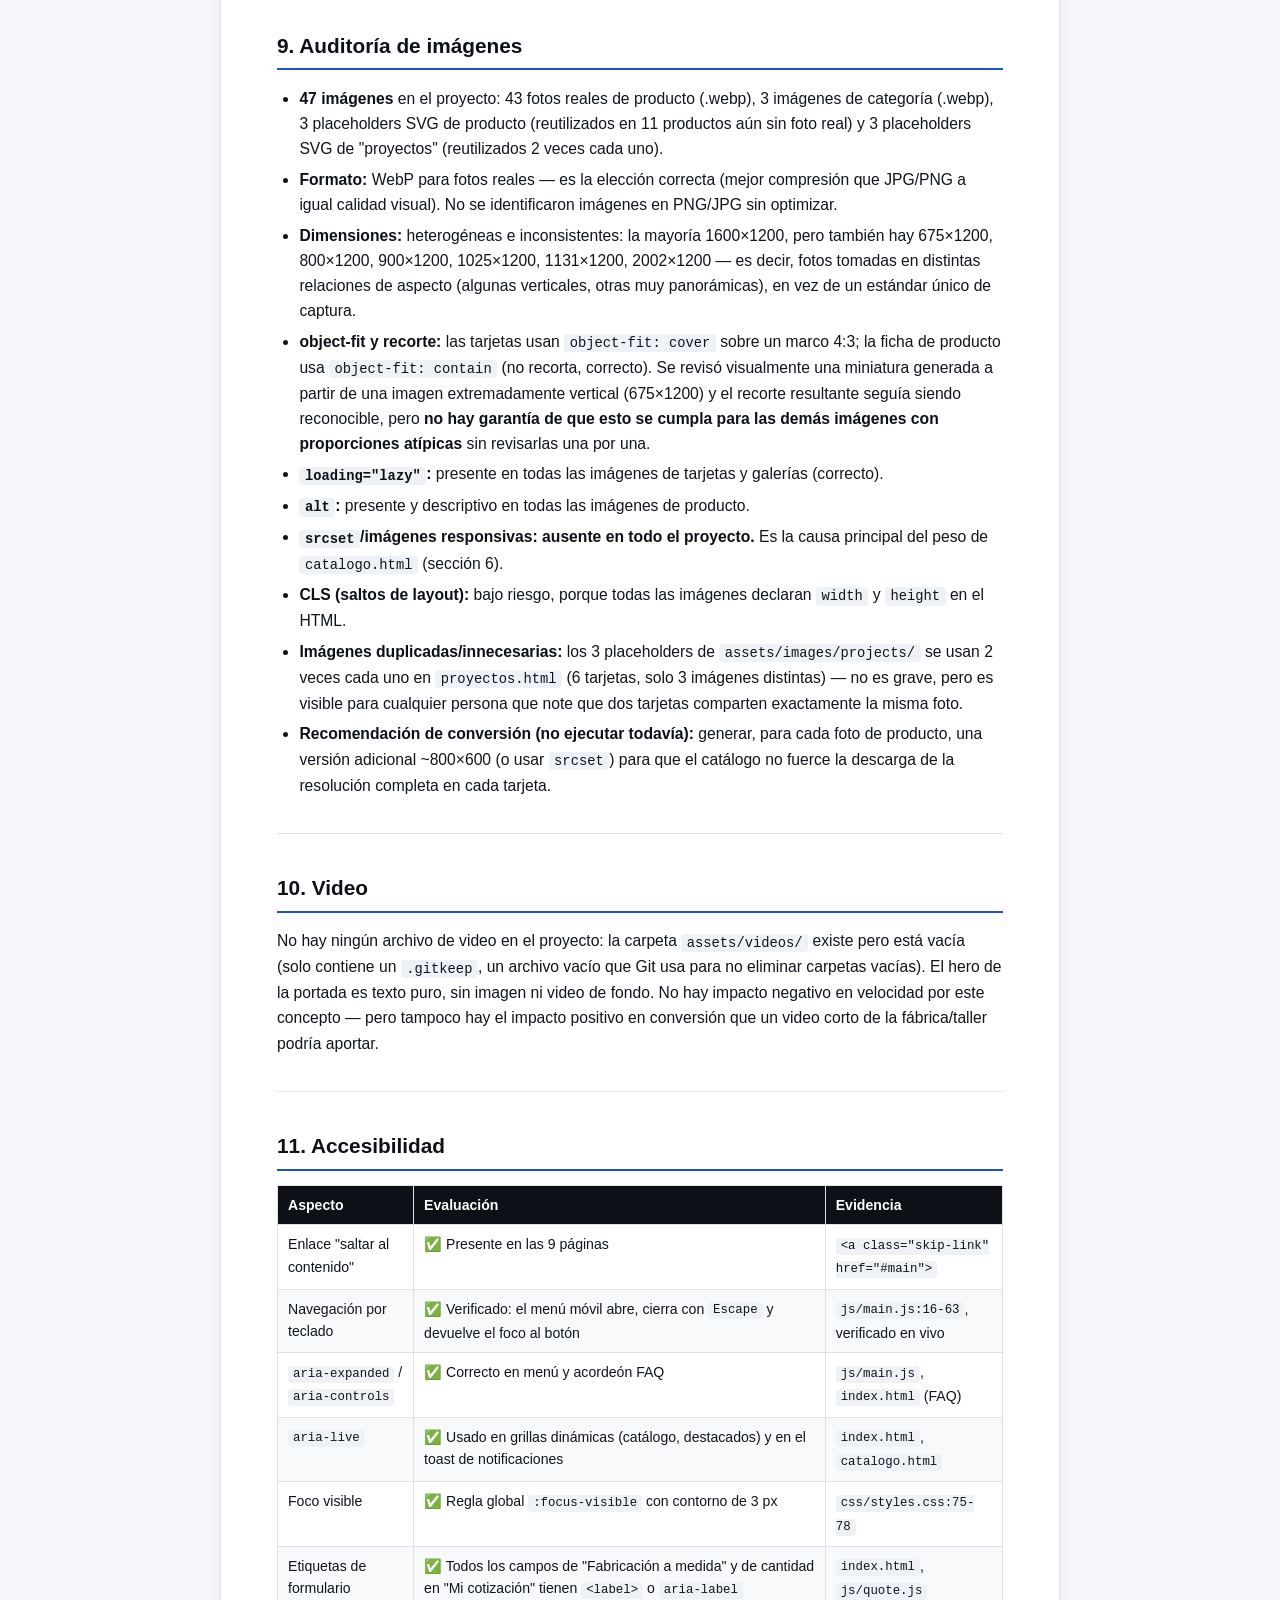
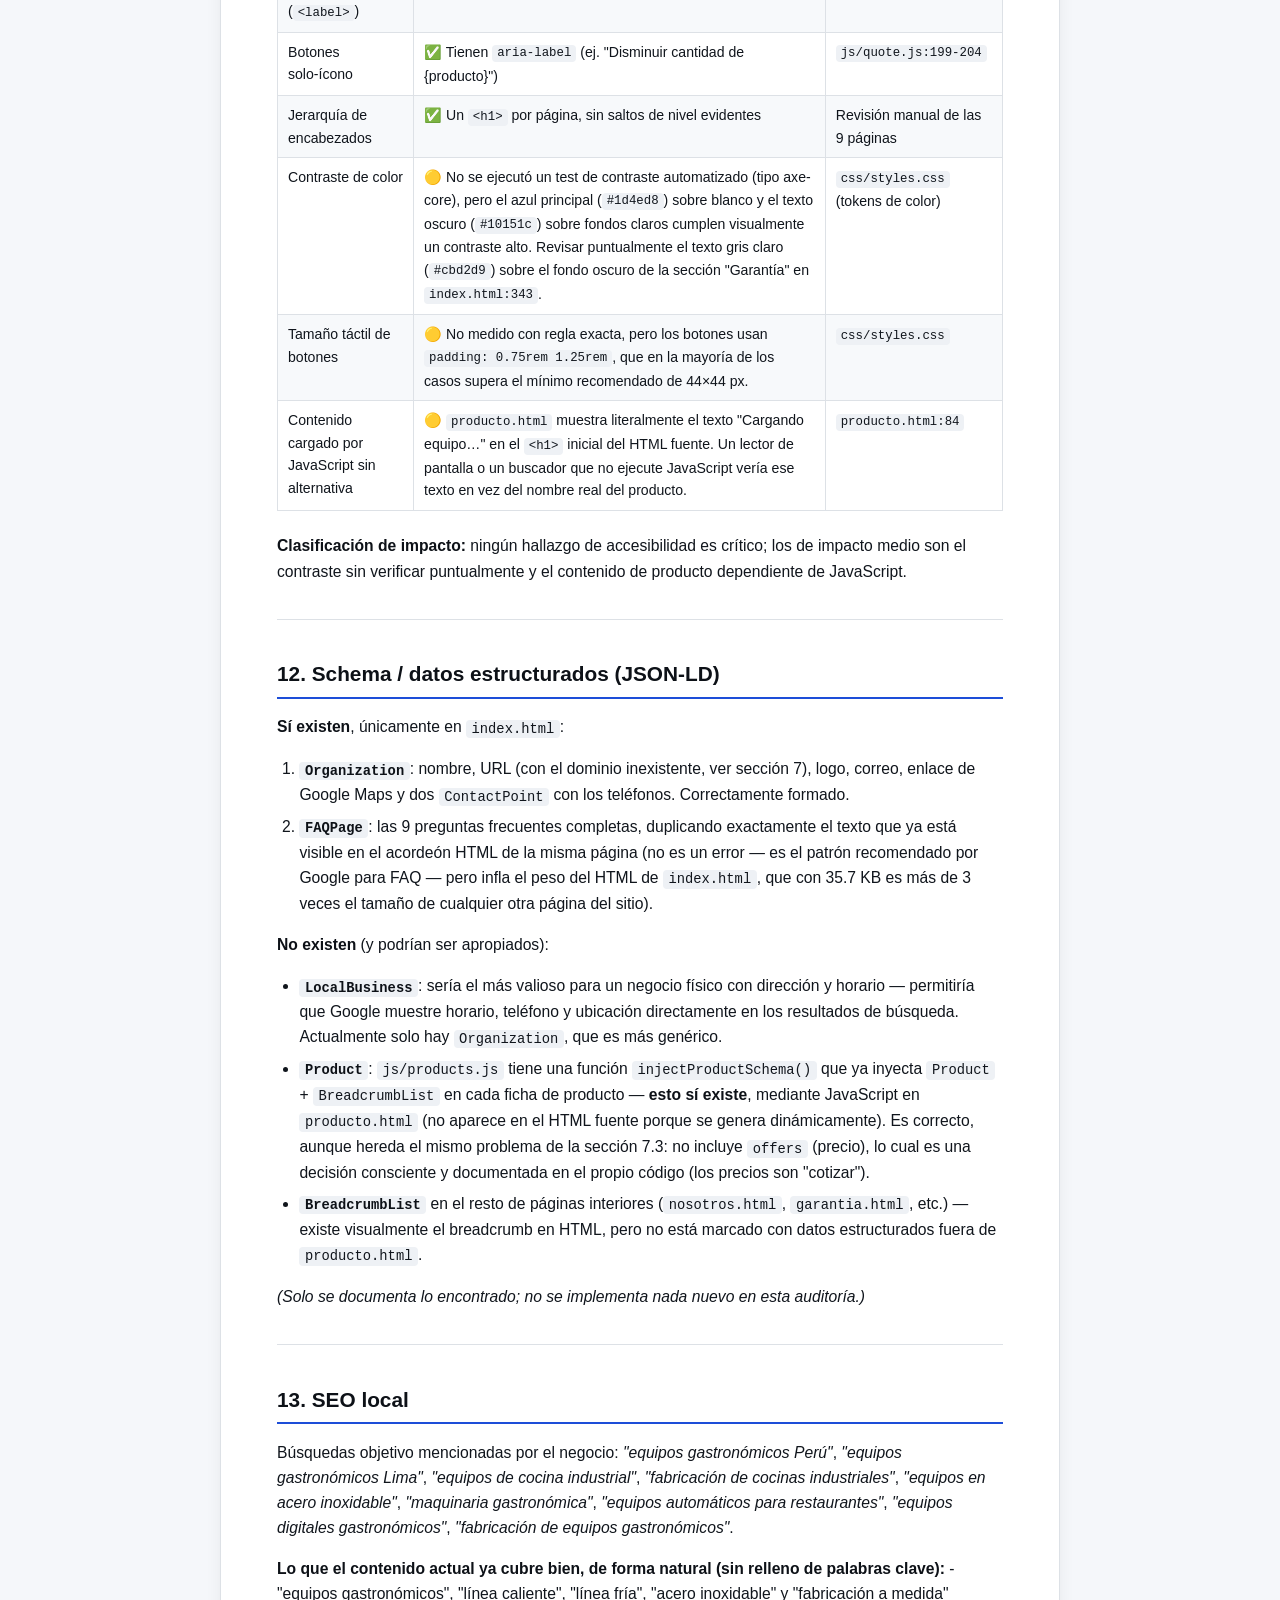
<file: auditoria/AUDITORIA_WEB_JEINOX_GASTROSYSTEMS.html>
<!doctype html>
<html lang="es-PE">
<head>
<meta charset="UTF-8">
<meta name="viewport" content="width=device-width, initial-scale=1">
<title>Auditoría web — Jeinox GastroSystems</title>
<style>
  :root {
    --color-ink: #0d1117;
    --color-accent: #1d4ed8;
    --color-accent-dark: #1739ad;
    --color-bg: #f5f7fa;
    --color-surface: #ffffff;
    --color-border: #dde1e6;
    --color-text: #10151c;
    --color-text-muted: #55606c;
  }
  * { box-sizing: border-box; }
  body {
    margin: 0;
    background: var(--color-bg);
    color: var(--color-text);
    font-family: -apple-system, BlinkMacSystemFont, "Segoe UI", Roboto, "Helvetica Neue", Arial, sans-serif;
    line-height: 1.6;
  }
  .topbar {
    background: var(--color-ink);
    color: #fff;
    padding: 18px 24px;
    position: sticky;
    top: 0;
    z-index: 10;
    display: flex;
    align-items: center;
    justify-content: space-between;
    flex-wrap: wrap;
    gap: 8px;
  }
  .topbar strong { font-size: 1.05rem; }
  .topbar span { color: #9fb3d9; font-size: 0.85rem; }
  .wrap {
    max-width: 880px;
    margin: 0 auto;
    padding: 32px 20px 80px;
  }
  .doc {
    background: var(--color-surface);
    border: 1px solid var(--color-border);
    border-radius: 10px;
    padding: 40px clamp(20px, 5vw, 56px);
    box-shadow: 0 4px 16px rgba(26,31,38,0.06);
  }
  h1 { font-size: 1.7rem; line-height: 1.25; margin: 1.6em 0 0.5em; color: var(--color-ink); }
  h1:first-child { margin-top: 0; }
  h2 {
    font-size: 1.3rem;
    margin: 1.8em 0 0.6em;
    color: var(--color-ink);
    border-bottom: 2px solid var(--color-accent);
    padding-bottom: 6px;
  }
  h3 { font-size: 1.08rem; margin: 1.4em 0 0.5em; color: var(--color-ink); }
  p, li { font-size: 0.98rem; }
  ul, ol { padding-left: 1.4em; }
  li { margin-bottom: 0.35em; }
  a { color: var(--color-accent); text-decoration: underline; }
  a:hover { color: var(--color-accent-dark); }
  code {
    background: #eef1f5;
    border-radius: 4px;
    padding: 0.12em 0.4em;
    font-size: 0.88em;
    font-family: ui-monospace, SFMono-Regular, Menlo, Consolas, monospace;
  }
  pre {
    background: #0d1117;
    color: #e6edf3;
    padding: 16px;
    border-radius: 8px;
    overflow-x: auto;
    font-size: 0.85rem;
  }
  pre code { background: none; color: inherit; padding: 0; }
  blockquote {
    margin: 1em 0;
    padding: 10px 18px;
    background: #eef4ff;
    border-left: 4px solid var(--color-accent);
    border-radius: 0 6px 6px 0;
    color: var(--color-text-muted);
  }
  hr { border: none; border-top: 1px solid var(--color-border); margin: 2.2em 0; }
  table {
    width: 100%;
    border-collapse: collapse;
    margin: 1em 0 1.6em;
    font-size: 0.88rem;
  }
  th, td {
    border: 1px solid var(--color-border);
    padding: 8px 10px;
    text-align: left;
    vertical-align: top;
  }
  th { background: var(--color-ink); color: #fff; font-weight: 600; }
  tr:nth-child(even) td { background: #f7f9fb; }
  strong { color: var(--color-ink); }
  .doc > h1:nth-of-type(2) {
    text-align: center;
    font-size: 2.6rem;
    color: var(--color-accent);
    border: none;
    margin: 0.2em 0;
  }
  @media print {
    .topbar { position: static; }
    body { background: #fff; }
    .doc { box-shadow: none; border: none; }
  }
  @media (max-width: 600px) {
    .wrap { padding: 16px 8px 60px; }
    .doc { padding: 24px 16px; }
    table { font-size: 0.8rem; }
  }
</style>
</head>
<body>
  <div class="topbar">
    <strong>Auditoría web — Jeinox GastroSystems</strong>
    <span>Generado el 20 de septiembre de 2026 · No se modificó ningún archivo del proyecto</span>
  </div>
  <div class="wrap">
    <div class="doc">
<h1 id="auditoria-tecnica-y-comercial-jeinox-gastrosystems">Auditoría técnica y comercial — Jeinox GastroSystems</h1>
<p><strong>Sitio auditado:</strong> https://forastero7.github.io/gastroequipos-peru/
<strong>Repositorio:</strong> <code>forastero7/gastroequipos-peru</code> (rama <code>claude/gifted-goldberg-54hj0c</code>)
<strong>Fecha de auditoría:</strong> 20 de septiembre de 2026
<strong>Tipo de auditoría:</strong> Frontend, UX/UI, SEO técnico, rendimiento, accesibilidad, responsive, conversión y arquitectura.
<strong>Alcance:</strong> Análisis únicamente. <strong>No se modificó ningún archivo del proyecto.</strong>
<strong>Metodología:</strong> Lectura completa del código fuente real (9 páginas HTML, 1 hoja CSS, 5 módulos JS, archivo de datos de 29 productos), inspección de las 47 imágenes reales del repositorio, medición de peso de red y errores de consola con navegador automatizado (Playwright/Chromium) en 9 páginas y 8 anchos de pantalla (320–1920 px), y verificación uno a uno de los 40 enlaces internos únicos del sitio.</p>
<blockquote>
<p><strong>Nota para lectores no técnicos:</strong> cada término técnico (LCP, CLS, canonical, schema, etc.) se explica la primera vez que aparece. Las tablas indican siempre el archivo exacto donde está cada hallazgo, para que cualquier desarrollador pueda ubicarlo de inmediato.</p>
</blockquote>
<hr />
<h2 id="1-resumen-ejecutivo">1. Resumen ejecutivo</h2>
<p>Jeinox GastroSystems tiene una web <strong>bien construida técnicamente para su etapa actual</strong> (una "Base V1" sin backend, según el propio <code>README.md</code> del proyecto): código limpio, modular, sin errores de consola en ninguna de las 9 páginas, sin enlaces internos rotos, con buen uso de accesibilidad básica y un flujo de cotización por WhatsApp que funciona de punta a punta.</p>
<p>Sin embargo, la auditoría encontró <strong>problemas concretos que sí afectan ventas y percepción de marca hoy mismo</strong>:</p>
<ol>
<li>El <strong>dominio usado en las etiquetas SEO no existe</strong> (<code>jeinoxgastronomic.example</code>) en las 9 páginas — Google y las vistas previas de WhatsApp/Facebook no van a mostrar la información correcta.</li>
<li>El <strong>botón principal "Cotizar equipos" del header se corta visualmente</strong> en anchos de pantalla muy comunes (1024–1250 px: tablets en horizontal, laptops pequeñas, ventanas no maximizadas).</li>
<li>La marca aparece con <strong>tres nombres distintos</strong> en el propio sitio: "Jeinox Gastronomic" (dominante), "Jeinox GastroSystems" (FAQ, WhatsApp, ubicación) e "INDUSTRIAS JEINOX" (dentro del propio logo).</li>
<li>Hay <strong>páginas con contenido de relleno ("placeholder") totalmente inventado</strong> (<code>proyectos.html</code>, <code>garantia.html</code>, <code>nosotros.html</code>) que Google puede indexar porque están marcadas como <code>index, follow</code>, y que son accesibles desde el menú y el pie de página de casi todas las páginas.</li>
<li>El catálogo (<code>catalogo.html</code>) pesa <strong>1.2 MB</strong> por visita porque cada tarjeta descarga la imagen a resolución completa (hasta 2002×1200 px) aunque se muestre en una tarjeta pequeña.</li>
</ol>
<p>Ninguno de estos problemas es catastrófico por sí solo, pero juntos <strong>sí reducen conversión, confianza y posicionamiento en Google</strong> — exactamente los tres objetivos comerciales que la empresa persigue con esta web.</p>
<h3 id="puntuacion-tecnica-general">Puntuación técnica general</h3>
<h1 id="68-100"><strong>68 / 100</strong></h1>
<p>(ver desglose completo en la sección 21)</p>
<hr />
<h2 id="2-estado-actual-del-proyecto">2. Estado actual del proyecto</h2>
<ul>
<li><strong>Tipo de sitio:</strong> estático, sin framework, sin paso de build (<code>package.json</code> no existe). HTML + CSS + JavaScript nativo con módulos ES (<code>&lt;script type="module"&gt;</code>).</li>
<li><strong>Hosting:</strong> GitHub Pages, desplegado directo desde la rama <code>claude/gifted-goldberg-54hj0c</code>.</li>
<li><strong>Backend:</strong> ninguno. No hay base de datos, login, checkout ni pasarela de pagos (confirmado en <code>README.md</code>, sección 1: "No es un e-commerce").</li>
<li><strong>Peso total del proyecto (sin <code>.git</code>):</strong> ≈ 2.94 MB.</li>
<li><strong>9 páginas HTML, 1 hoja CSS, 5 módulos JS, 1 archivo de datos, 47 imágenes WebP + 10 SVG.</strong></li>
<li><strong>Última actividad de commits:</strong> 34 commits en el historial de la rama de trabajo.</li>
</ul>
<hr />
<h2 id="3-arquitectura-del-proyecto">3. Arquitectura del proyecto</h2>
<h3 id="31-estructura-de-archivos">3.1 Estructura de archivos</h3>
<pre><code>/
├── index.html, catalogo.html, producto.html, cotizacion.html,
│   nosotros.html, proyectos.html, garantia.html,
│   privacidad.html, libro-reclamaciones.html      (9 páginas HTML)
├── css/styles.css                                  (1 hoja, 37.4 KB)
├── js/
│   ├── main.js        Menú móvil, acordeón FAQ, formulario &quot;a medida&quot;
│   ├── products.js     Render de tarjetas, ficha de producto, destacados
│   ├── catalog.js        Buscador y filtros del catálogo
│   └── quote.js            Carrito &quot;Mi cotización&quot; (localStorage) + WhatsApp
├── data/products.js                                (29 productos, 48 KB)
└── assets/
    ├── images/products/    43 fotos reales .webp + 3 placeholders .svg
    ├── images/categories/   3 imágenes .webp
    ├── images/projects/      3 placeholders .svg (reutilizados)
    ├── images/branding/       logo .svg/.webp
    ├── icons/                  sprite.svg + favicon.svg
    └── videos/                  carpeta vacía (solo .gitkeep)
</code></pre>
<h3 id="32-evaluacion-de-la-organizacion">3.2 Evaluación de la organización</h3>
<table>
<thead>
<tr>
<th>Aspecto</th>
<th>Evaluación</th>
<th>Evidencia</th>
</tr>
</thead>
<tbody>
<tr>
<td>Claridad</td>
<td><strong>Buena.</strong> Cada archivo JS tiene una responsabilidad única y documentada (comentario de cabecera explica su rol).</td>
<td><code>js/main.js</code>, <code>js/products.js</code>, <code>js/catalog.js</code>, <code>js/quote.js</code></td>
</tr>
<tr>
<td>Mantenibilidad</td>
<td><strong>Buena para el tamaño actual.</strong> Un solo archivo de datos (<code>data/products.js</code>) es la fuente única de verdad; agregar un producto no requiere tocar HTML.</td>
<td>Confirmado por el flag <code>visible</code> agregado recientemente sin tocar HTML</td>
</tr>
<tr>
<td>Escalabilidad</td>
<td><strong>Limitada más allá de ~100 productos</strong> (ver sección 20).</td>
<td>Todo el catálogo se carga como un único array JS en cada página</td>
</tr>
<tr>
<td>Desorden / repetición</td>
<td><strong>Repetición real detectada:</strong> el <code>&lt;header&gt;</code> y <code>&lt;footer&gt;</code> completos (≈50 líneas cada uno) están <strong>copiados y pegados de forma idéntica en las 9 páginas HTML</strong>, en vez de generarse una sola vez.</td>
<td>Comparación directa de <code>index.html</code>, <code>catalogo.html</code>, <code>garantia.html</code>, etc.</td>
</tr>
<tr>
<td>Archivos innecesarios/duplicados</td>
<td><code>assets/videos/</code> existe pero está vacía (solo <code>.gitkeep</code>): no hay video en el sitio, así que la carpeta no aporta nada todavía. Las 3 imágenes SVG de <code>assets/images/projects/</code> se reutilizan 2 veces cada una en <code>proyectos.html</code> (6 tarjetas, 3 imágenes distintas).</td>
<td><code>find</code> del proyecto</td>
</tr>
</tbody>
</table>
<p><strong>Consecuencia práctica de la repetición de header/footer:</strong> cualquier cambio de menú, teléfono o enlace debe repetirse a mano en 9 archivos. Esto ya generó una inconsistencia real y verificada: <strong>el enlace "Proyectos" del menú está oculto en <code>index.html</code> pero visible en las otras 8 páginas</strong> (ver sección 4 y 23).</p>
<hr />
<h2 id="4-auditoria-visual-ux">4. Auditoría visual / UX</h2>
<h3 id="41-header">4.1 Header</h3>
<ul>
<li><strong>Logo:</strong> correcto, enlaza a inicio, <code>alt</code> descriptivo. El archivo gráfico del logo (<code>logo-mark.webp</code>) incluye el texto "INDUSTRIAS JEINOX" dentro de la propia imagen — ver sección 21 (coherencia de marca).</li>
<li><strong>Menú:</strong> <code>index.html</code> muestra <strong>6 enlaces</strong> (Inicio, Productos, Línea caliente, Línea fría, Acero inoxidable, Nosotros). Las otras 8 páginas muestran <strong>7 enlaces</strong> (se agrega "Proyectos"). Esta diferencia es intencional según un comentario en el código (<code>index.html:47-49</code>: <em>"Enlace 'Proyectos' oculto temporalmente: proyectos.html solo contiene proyectos de ejemplo"</em>), pero <strong>no se replicó en el resto del sitio</strong>, así que el objetivo de ocultarlo se cumple solo en la portada.</li>
<li><strong>CTA "Cotizar equipos":</strong> visible y bien jerarquizado (botón azul sólido) en pantallas grandes. <strong>Problema confirmado:</strong> entre 1024 px y ~1250 px de ancho, el botón se corta visualmente o queda fuera del área visible (ver sección 8, hallazgo crítico).</li>
<li><strong>Sticky header:</strong> no es sticky (se desplaza con el scroll). No es un error, es una decisión de diseño; para un catálogo con muchos productos, un header fijo facilitaría volver a "Cotizar equipos" sin subir. Se sugiere como mejora, no como defecto.</li>
<li><strong>Comportamiento móvil:</strong> el menú hamburguesa funciona correctamente (verificado con teclado: abre, cierra con <code>Escape</code>, cierra al hacer clic fuera). Buen manejo de <code>aria-expanded</code>.</li>
</ul>
<h3 id="42-hero-portada">4.2 Hero (portada)</h3>
<ul>
<li>Mensaje principal: <em>"Equipamiento profesional para negocios gastronómicos"</em> + subtítulo con las 3 líneas de producto. <strong>Es claro y directo</strong>, cumple el objetivo de explicar qué hace Jeinox en segundos.</li>
<li>Dos CTA bien diferenciados: "Ver catálogo" (primario) y "Solicitar cotización" (secundario). Correcto.</li>
<li>4 "trust badges" (Equipamiento profesional, Fabricación a medida, Atención especializada, Envíos nacionales) — genéricos pero coherentes con el rubro.</li>
<li>No hay imagen ni video en el hero: es texto sobre un fondo de color. Es rápido de cargar (positivo para rendimiento) pero <strong>menos persuasivo</strong> que mostrar equipos reales de entrada — hoy la primera imagen de producto real aparece varios scrolls más abajo.</li>
</ul>
<h3 id="43-catalogo">4.3 Catálogo</h3>
<ul>
<li>Buscador + 5 filtros por línea de producto (Todos, Línea caliente, Línea fría, Acero inoxidable, Fabricación especial). <strong>Funciona correctamente</strong> (verificado: cambia resultados y contador en tiempo real).</li>
<li>Tarjetas de producto: imagen, categoría, nombre, hasta 3 características clave, disponibilidad, "Cotizar" y dos botones ("Ver equipo" / "Agregar a cotización"). Diseño limpio y consistente.</li>
<li><strong>Problema confirmado:</strong> el botón "Agregar a cotización" pierde parte de su texto (queda cortado, p. ej. "Agregar a co...") en el mismo rango de ancho (1024–1250 px) que el header, por la misma causa técnica (ver sección 8).</li>
<li>No existe forma de comparar dos o más productos entre sí (no es un defecto — es una función que no fue construida — pero es una oportunidad de mejora dado que muchos productos son variantes entre sí, p. ej. cocinas de 2 y 3 hornillas).</li>
<li>El aviso <em>"Filtros avanzados (precio, capacidad, dimensiones) próximamente"</em> es honesto pero puede leerse como una web incompleta; es una decisión de producto, no un error.</li>
</ul>
<h3 id="44-secciones-corporativas">4.4 Secciones corporativas</h3>
<table>
<thead>
<tr>
<th>Sección</th>
<th>Estado</th>
<th>Evidencia</th>
</tr>
</thead>
<tbody>
<tr>
<td>Por qué elegirnos</td>
<td>Textos genéricos pero coherentes con el rubro. Sin datos verificables (años de experiencia, certificaciones).</td>
<td><code>index.html:134-169</code></td>
</tr>
<tr>
<td>Garantía</td>
<td>El resumen en portada dice <em>"se detallarán próximamente"</em>, pero cada ficha de producto ya declara "Garantía: 1 año" — <strong>mensaje contradictorio entre secciones del mismo sitio.</strong></td>
<td><code>index.html:343</code> vs. <code>data/products.js</code> (<code>warranty: "1 año"</code> en los 29 productos)</td>
</tr>
<tr>
<td>Fabricación a medida</td>
<td>Formulario funcional y completo (tipo, cantidad, medidas, material, funcionamiento, comentarios) que arma un mensaje de WhatsApp bien estructurado. <strong>Es de las mejores piezas de UX del sitio.</strong></td>
<td><code>index.html:172-234</code>, <code>js/main.js:138-177</code></td>
</tr>
<tr>
<td>Automatización / equipos digitales</td>
<td>Mencionados como diferenciales en "Por qué elegirnos" y FAQ, pero <strong>no hay ningún producto en el catálogo marcado como automático o digital de forma filtrable</strong> — es una promesa de marca sin respaldo visible en el catálogo.</td>
<td><code>data/products.js</code> (no existe campo que distinga "automático/digital" como filtro)</td>
</tr>
<tr>
<td>Acero inoxidable</td>
<td>Tiene categoría propia en el catálogo, con productos reales. Correcto.</td>
<td>—</td>
</tr>
<tr>
<td>Cobertura</td>
<td>"Todo el Perú" se menciona en dos lugares distintos con formato distinto: <code>"Todo el Perú"</code> (home) y <code>[Todo el Perú]</code> entre corchetes (nosotros.html), delatando que en <code>nosotros.html</code> sigue siendo un placeholder.</td>
<td><code>index.html:144</code>, <code>nosotros.html:125</code></td>
</tr>
</tbody>
</table>
<h3 id="45-formularios">4.5 Formularios</h3>
<p>Hay dos formularios reales en el sitio:</p>
<ol>
<li><strong>"¿Necesitas un equipo a medida?"</strong> (<code>index.html</code>): 7 campos, 2 obligatorios (tipo y cantidad). Validación simple pero funcional (resalta campos vacíos, mensaje de error visible). Buena fricción — no pide de más.</li>
<li><strong>Selección de cantidad en "Mi cotización"</strong> (<code>cotizacion.html</code>): controles +/- y campo numérico editable, con <code>aria-label</code> por producto. Funciona correctamente.</li>
</ol>
<p>No hay formulario de "contacto general" tradicional (nombre/correo/mensaje) — todo el contacto pasa por WhatsApp, lo cual es coherente con el modelo de negocio declarado.</p>
<h3 id="46-footer">4.6 Footer</h3>
<ul>
<li>Idéntico y consistente en las 9 páginas (correcto).</li>
<li>Contiene un enlace a <code>proyectos.html</code> bajo "Empresa" en <strong>todas</strong> las páginas, incluida la portada — es decir, aunque el menú superior de <code>index.html</code> oculta "Proyectos", el pie de página de esa misma portada sí lo enlaza. La ocultación es incompleta.</li>
<li>Texto <strong>"Razón social y RUC pendientes de definir"</strong> visible en las 9 páginas — información legal pendiente (ver sección 26).</li>
</ul>
<hr />
<h2 id="5-mobile-responsive">5. Mobile / Responsive</h2>
<p>Se probaron 8 anchos: 320, 375, 390, 430, 768, 1024, 1366 y 1920 px, en <code>index.html</code>, <code>catalogo.html</code>, <code>producto.html</code> y <code>cotizacion.html</code>, con detección automática de scroll horizontal.</p>
<table>
<thead>
<tr>
<th>Ancho</th>
<th>Resultado</th>
</tr>
</thead>
<tbody>
<tr>
<td>320 px</td>
<td>Overflow horizontal muy leve (2–8 px) en las 4 páginas — probablemente por redondeo de la barra de scroll del navegador de prueba, no es perceptible para el usuario real. <strong>Prioridad baja.</strong></td>
</tr>
<tr>
<td>375 / 390 / 430 px</td>
<td>Sin overflow. Menú hamburguesa, tarjetas en una columna, formularios legibles.</td>
</tr>
<tr>
<td>768 px</td>
<td>Sin overflow. Catálogo pasa a 2 columnas.</td>
</tr>
<tr>
<td><strong>1024 px</strong></td>
<td><strong>Overflow real de hasta 116 px.</strong> El botón "Cotizar equipos" del header y el botón "Agregar a cotización" de cada tarjeta quedan cortados (ver sección 8, capturas).</td>
</tr>
<tr>
<td>1366 / 1920 px</td>
<td>Sin overflow. Diseño correcto en escritorio grande.</td>
</tr>
</tbody>
</table>
<p><strong>Conclusión:</strong> el sitio está bien resuelto en móvil puro (320–430 px) y en escritorio grande (≥1280 px), pero tiene un <strong>hueco real en el rango de tablets en horizontal y laptops pequeñas (1024–1250 px aprox.)</strong>, justo donde vive el menú de escritorio "completo". Ver causa técnica exacta en la sección 8.</p>
<hr />
<h2 id="6-rendimiento-performance">6. Rendimiento (Performance)</h2>
<h3 id="61-peso-medido-por-pagina-transferencia-real-de-red-medida-con-navegador-automatizado">6.1 Peso medido por página (transferencia real de red, medida con navegador automatizado)</h3>
<table>
<thead>
<tr>
<th>Página</th>
<th>Peticiones</th>
<th>Peso total</th>
<th>Mayor consumidor</th>
</tr>
</thead>
<tbody>
<tr>
<td><code>index.html</code></td>
<td>21</td>
<td><strong>649 KB</strong></td>
<td>Imágenes WebP: 484 KB (8 productos destacados)</td>
</tr>
<tr>
<td><code>catalogo.html</code></td>
<td>28</td>
<td><strong>1206 KB (1.2 MB)</strong></td>
<td>Imágenes WebP: 1070 KB (18 productos visibles)</td>
</tr>
<tr>
<td><code>producto.html</code> (ficha individual)</td>
<td>17</td>
<td><strong>509 KB</strong></td>
<td>Imágenes WebP: 372 KB (galería + relacionados)</td>
</tr>
</tbody>
</table>
<p>CSS (36.5 KB) y JS (84.5 KB, repartido en 4 archivos) se cargan en <strong>todas</strong> las páginas aunque no siempre se usen todas sus funciones (por ejemplo, <code>js/catalog.js</code> se carga hasta en <code>privacidad.html</code>, donde no hay catálogo). El costo real es bajo (84.5 KB sin minificar) pero es una petición HTTP extra innecesaria por página.</p>
<h3 id="62-causas-de-imagenes-pesadas">6.2 Causas de imágenes pesadas</h3>
<p>Cada imagen de producto se sirve a su <strong>resolución de captura original</strong> (hasta 1600×1200 px, y en un caso 2002×1200 px), sin versiones más pequeñas (<code>srcset</code>) para móviles. Una tarjeta del catálogo se muestra en pantalla a ~300×225 px, pero el navegador descarga igualmente el archivo completo. Esto explica por qué <code>catalogo.html</code> (18 imágenes a la vez) pesa 1.2 MB.</p>
<ul>
<li>Las imágenes sí usan <code>loading="lazy"</code> (correcto) y declaran <code>width</code>/<code>height</code> en el HTML, lo que <strong>evita saltos de layout (CLS)</strong> — esto está bien hecho y no debe tocarse.</li>
<li>No se usa <code>srcset</code>/<code>sizes</code> en ninguna imagen del catálogo.</li>
<li>No hay imágenes en formato AVIF (serían ~20-30% más livianas que WebP), aunque WebP ya es una elección correcta y muy superior a JPG/PNG sin optimizar.</li>
</ul>
<h3 id="63-impacto-estimado-en-metricas-core-web-vitals">6.3 Impacto estimado en métricas Core Web Vitals</h3>
<p><em>(Explicación breve: estas son las métricas que Google usa para medir qué tan rápida y estable se siente una página.)</em></p>
<table>
<thead>
<tr>
<th>Métrica</th>
<th>Qué mide</th>
<th>Riesgo en este sitio</th>
</tr>
</thead>
<tbody>
<tr>
<td><strong>LCP</strong> (Largest Contentful Paint — tiempo hasta que se ve el elemento más grande de la pantalla)</td>
<td>En <code>catalogo.html</code>, el elemento más grande suele ser la primera imagen de producto visible, servida a resolución completa sin <code>srcset</code>. Riesgo <strong>medio-alto</strong> en conexiones móviles 3G/4G lentas.</td>
<td></td>
</tr>
<tr>
<td><strong>CLS</strong> (Cumulative Layout Shift — saltos de diseño mientras carga)</td>
<td><strong>Bajo riesgo.</strong> Las imágenes declaran <code>width</code>/<code>height</code>, y el mapa de Google usa <code>loading="lazy"</code> con un contenedor de altura fija. Buen trabajo ya hecho aquí.</td>
<td></td>
</tr>
<tr>
<td><strong>INP</strong> (Interaction to Next Paint — qué tan rápido responde la página a un clic)</td>
<td><strong>Bajo riesgo.</strong> No hay JavaScript pesado ni librerías externas; los listeners son simples y delegados.</td>
<td></td>
</tr>
<tr>
<td><strong>FCP</strong> (First Contentful Paint)</td>
<td><strong>Bajo-medio riesgo.</strong> El CSS (37 KB) no está minificado y bloquea el render hasta descargarse, pero su tamaño es pequeño.</td>
<td></td>
</tr>
<tr>
<td><strong>TTFB</strong> (Time To First Byte)</td>
<td>Depende de GitHub Pages/CDN, fuera del control del código; en general GitHub Pages responde rápido para sitios estáticos pequeños.</td>
<td></td>
</tr>
</tbody>
</table>
<h3 id="64-los-10-archivos-mas-pesados-del-proyecto">6.4 Los 10 archivos más pesados del proyecto</h3>
<table>
<thead>
<tr>
<th>Archivo</th>
<th>Tipo</th>
<th>Peso</th>
<th>Uso</th>
<th>Problema</th>
<th>Recomendación</th>
</tr>
</thead>
<tbody>
<tr>
<td><code>assets/images/products/parrilla-mesa-empotrable-1.webp</code></td>
<td>Imagen</td>
<td>118 KB</td>
<td>Imagen principal de producto</td>
<td>1600×1200, sin versión reducida</td>
<td>Generar versión ~800×600 para catálogo</td>
</tr>
<tr>
<td><code>assets/images/products/freidora-automatica-industrial-4.webp</code></td>
<td>Imagen</td>
<td>113 KB</td>
<td>Miniatura de galería</td>
<td>900×1200 (formato vertical) a un peso alto para ser una miniatura</td>
<td>Comprimir más / recortar antes de subir</td>
</tr>
<tr>
<td><code>assets/images/products/cocina-industrial-2-hornillas-chifero-1.webp</code></td>
<td>Imagen</td>
<td>104 KB</td>
<td>Imagen principal de producto</td>
<td>Resolución completa en tarjeta pequeña</td>
<td>Redimensionar a tamaño de tarjeta</td>
</tr>
<tr>
<td><code>assets/images/products/cocina-industrial-2-hornillas-2.webp</code></td>
<td>Imagen</td>
<td>103 KB</td>
<td>Miniatura de galería</td>
<td>Igual que arriba</td>
<td>Igual que arriba</td>
</tr>
<tr>
<td><code>assets/images/products/cocina-industrial-3-hornillas-chifero-horno-2.webp</code></td>
<td>Imagen</td>
<td>101 KB</td>
<td>Miniatura de galería</td>
<td>Igual que arriba</td>
<td>Igual que arriba</td>
</tr>
<tr>
<td><code>assets/images/products/parrilla-mesa-empotrable-3.webp</code></td>
<td>Imagen</td>
<td>101 KB</td>
<td>Miniatura de galería</td>
<td>Igual que arriba</td>
<td>Igual que arriba</td>
</tr>
<tr>
<td><code>assets/images/products/cocina-industrial-3-hornillas-horno-2.webp</code></td>
<td>Imagen</td>
<td>97 KB</td>
<td>Miniatura de galería</td>
<td>Igual que arriba</td>
<td>Igual que arriba</td>
</tr>
<tr>
<td><code>assets/images/products/cocina-industrial-3-hornillas-horno-1.webp</code></td>
<td>Imagen</td>
<td>97 KB</td>
<td>Imagen principal</td>
<td>Igual que arriba</td>
<td>Igual que arriba</td>
</tr>
<tr>
<td><code>assets/images/products/cocina-industrial-4-hornillas-2.webp</code></td>
<td>Imagen</td>
<td>81 KB</td>
<td>Miniatura de galería</td>
<td>2002×1200: la imagen más ancha del proyecto</td>
<td>Recortar el encuadre antes de subir</td>
</tr>
<tr>
<td><code>assets/images/products/caja-china-2en1-3.webp</code></td>
<td>Imagen</td>
<td>80 KB</td>
<td>Miniatura de galería</td>
<td>Resolución completa</td>
<td>Redimensionar</td>
</tr>
<tr>
<td><code>data/products.js</code> (código, no imagen)</td>
<td>JS/datos</td>
<td>46 KB</td>
<td>Fuente única de datos de 29 productos</td>
<td>No es "pesado" para la web (se sirve como texto comprimible), pero es el único archivo de código que crecerá con cada producto nuevo</td>
<td>Vigilar tamaño si el catálogo crece a 100+ productos (ver sección 20)</td>
</tr>
</tbody>
</table>
<p><strong>Peso total de imágenes del proyecto:</strong> 2.6 MB en 47 archivos WebP/SVG. <strong>Peso total del proyecto (sin <code>.git</code>):</strong> 2.94 MB.</p>
<hr />
<h2 id="7-seo-tecnico">7. SEO técnico</h2>
<h3 id="71-hallazgo-critico-dominio-inexistente-en-todas-las-etiquetas-seo">7.1 Hallazgo crítico: dominio inexistente en todas las etiquetas SEO</h3>
<p>Las 9 páginas declaran:</p>
<pre><code class="language-html">&lt;link rel=&quot;canonical&quot; href=&quot;https://www.jeinoxgastronomic.example/index.html&quot;&gt;
&lt;meta property=&quot;og:url&quot; content=&quot;https://www.jeinoxgastronomic.example/index.html&quot;&gt;
</code></pre>
<p>El dominio <code>jeinoxgastronomic.example</code> <strong>no existe</strong> (<code>.example</code> es un dominio reservado que nunca se resuelve, usado normalmente solo en ejemplos de documentación). El sitio real vive en <code>https://forastero7.github.io/gastroequipos-peru/</code>. Esto significa:</p>
<ul>
<li>La etiqueta <strong>canonical</strong> (le dice a Google "esta es la versión oficial de esta URL") apunta a una dirección que no existe — en la práctica Google la ignora o la trata como señal confusa, y no consolida el posicionamiento en la URL real.</li>
<li>Las etiquetas <strong>Open Graph</strong> (<code>og:url</code>, <code>og:title</code>, <code>og:image</code>) son las que WhatsApp, Facebook e Instagram leen para mostrar la vista previa de un enlace compartido. Con esta configuración, si alguien comparte el link del sitio por WhatsApp, la vista previa puede no cargar imagen ni datos correctos.</li>
<li><strong>Esto es especialmente grave para el modelo de negocio de Jeinox</strong>, que depende de compartir enlaces por WhatsApp.</li>
</ul>
<h3 id="72-etiquetas-por-pagina-auditadas-una-por-una">7.2 Etiquetas por página (auditadas una por una)</h3>
<table>
<thead>
<tr>
<th>Página</th>
<th><code>&lt;title&gt;</code></th>
<th>Meta description</th>
<th>Canonical</th>
<th>Robots</th>
</tr>
</thead>
<tbody>
<tr>
<td><code>index.html</code></td>
<td>Correcto y descriptivo</td>
<td>Correcta, con palabras clave relevantes</td>
<td>Dominio inexistente</td>
<td><code>index, follow</code></td>
</tr>
<tr>
<td><code>catalogo.html</code></td>
<td>Correcto</td>
<td>Correcta</td>
<td>Dominio inexistente</td>
<td><code>index, follow</code></td>
</tr>
<tr>
<td><code>producto.html</code></td>
<td><strong>Genérico: "Equipo | Jeinox Gastronomic" para todos los productos</strong> (se actualiza con JavaScript después de cargar, pero el HTML fuente es siempre el mismo)</td>
<td>Genérica ("Ficha técnica del equipo gastronómico")</td>
<td><strong>Un solo canonical genérico sin <code>?slug=</code> para las 29 fichas de producto</strong></td>
<td><code>index, follow</code></td>
</tr>
<tr>
<td><code>nosotros.html</code>, <code>garantia.html</code>, <code>proyectos.html</code></td>
<td>Correctos y descriptivos</td>
<td>Correctas</td>
<td>Dominio inexistente</td>
<td><code>index, follow</code> (ver 7.4)</td>
</tr>
<tr>
<td><code>cotizacion.html</code></td>
<td>Correcto</td>
<td>Correcta</td>
<td>Dominio inexistente</td>
<td><code>noindex, follow</code> ✅ correcto (es una página de utilidad, no debe indexarse)</td>
</tr>
<tr>
<td><code>privacidad.html</code>, <code>libro-reclamaciones.html</code></td>
<td>Correctos</td>
<td>Correctas</td>
<td>Dominio inexistente</td>
<td><code>noindex, follow</code> ✅ correcto</td>
</tr>
</tbody>
</table>
<h3 id="73-producto-cada-ficha-comparte-la-misma-identidad-seo">7.3 Producto: cada ficha comparte la misma "identidad" SEO</h3>
<p><code>producto.html</code> es una única plantilla que recibe el producto por <code>?slug=</code> y lo pinta con JavaScript (<code>js/products.js</code>, función <code>initProductDetail</code>). Esa función <strong>sí actualiza dinámicamente</strong> el <code>&lt;title&gt;</code> de la pestaña y el contenido de la meta description, pero <strong>no actualiza el <code>&lt;link rel="canonical"&gt;</code> ni las etiquetas Open Graph</strong> (<code>og:title</code>, <code>og:url</code>, <code>og:image</code>).</p>
<p><strong>Consecuencia real:</strong>
- Un buscador que no ejecute JavaScript (o un bot de vista previa como el de WhatsApp o Facebook, que generalmente <strong>no ejecutan JavaScript</strong>) verá <strong>siempre</strong> el mismo título genérico "Equipo | Jeinox Gastronomic" y ninguna imagen específica, sin importar qué producto se comparta.
- Si un vendedor de Jeinox comparte el link de una freidora industrial específica por WhatsApp a un cliente, la vista previa que verá el cliente <strong>no mostrará el nombre ni la foto de esa freidora.</strong>
- Esto reduce directamente la efectividad de compartir productos — un canal de venta clave para un negocio que cotiza por WhatsApp.</p>
<h3 id="74-inconsistencia-entre-paginas-con-contenido-placeholder">7.4 Inconsistencia entre páginas con contenido placeholder</h3>
<p><code>garantia.html</code> y <code>proyectos.html</code> tienen contenido explícitamente de relleno (ver sección 17) pero están marcadas <code>index, follow</code> (indexables por Google), mientras que <code>privacidad.html</code> y <code>libro-reclamaciones.html</code> — que también son "placeholders" según su propio texto — están correctamente marcadas <code>noindex, follow</code>. No hay un criterio único aplicado.</p>
<h3 id="75-ausencias">7.5 Ausencias</h3>
<ul>
<li><strong>No existe <code>robots.txt</code></strong> en el proyecto.</li>
<li><strong>No existe <code>sitemap.xml</code>.</strong></li>
<li>No hay archivo de verificación de Google Search Console.</li>
</ul>
<h3 id="76-lo-que-si-funciona-bien-en-seo">7.6 Lo que SÍ funciona bien en SEO</h3>
<ul>
<li><code>lang="es-PE"</code> correcto en las 9 páginas.</li>
<li>Jerarquía de encabezados razonable: un solo <code>&lt;h1&gt;</code> por página, <code>&lt;h2&gt;</code> para secciones.</li>
<li>Todas las imágenes de producto tienen <code>alt</code> descriptivo (verificado en <code>js/products.js</code>: genera <code>alt="{nombre} — imagen referencial"</code>).</li>
<li><code>viewport</code> correcto en las 9 páginas.</li>
<li>Favicon presente y en SVG (liviano).</li>
<li>Existen dos bloques de datos estructurados (JSON-LD) en <code>index.html</code>: <code>Organization</code> y <code>FAQPage</code> — ver sección 12.</li>
</ul>
<hr />
<h2 id="8-bug-responsive-confirmado-el-cta-principal-se-corta-entre-10241250-px">8. Bug responsive confirmado: el CTA principal se corta entre 1024–1250 px</h2>
<p>Este es, junto con el problema SEO del dominio, <strong>el hallazgo más importante de la auditoría</strong> porque afecta directamente la conversión.</p>
<p><strong>Evidencia (capturas tomadas en vivo con el sitio corriendo localmente):</strong></p>
<ul>
<li>A 1024 px de ancho, el botón <strong>"Cotizar equipos"</strong> del header queda casi completamente fuera del área visible (solo se alcanza a ver el borde azul del botón), y el botón <strong>"Agregar a cotización"</strong> de cada tarjeta del catálogo muestra el texto cortado ("Agregar a co...").</li>
<li>El mismo problema persiste, en menor grado, hasta ~1250 px (a 1100 px el botón se lee "Cotizar equi...").</li>
<li>A partir de 1280 px el problema desaparece, pero el botón queda con muy poco margen respecto al borde de la pantalla.</li>
<li>Se confirmó automáticamente overflow horizontal de <strong>116 px</strong> en <code>catalogo.html</code>, <code>producto.html</code> y <code>cotizacion.html</code> exactamente a 1024 px de ancho.</li>
</ul>
<p><strong>Causa técnica exacta</strong> (para quien vaya a corregirlo):</p>
<p>En <code>css/styles.css</code>, línea 424, el bloque <code>@media (min-width: 1024px)</code> activa <strong>al mismo tiempo</strong>:
- el menú de navegación completo en línea (7 elementos: Inicio, Productos, Línea caliente, Línea fría, Acero inoxidable, Proyectos, Nosotros) — antes de esto estaba oculto tras el botón de menú hamburguesa;
- el botón <code>.header-cta</code> ("Cotizar equipos"), antes oculto (<code>display: none</code> en <code>css/styles.css:406</code>).</p>
<p>Además, la clase <code>.btn</code> (línea ~236 de <code>css/styles.css</code>) tiene <code>white-space: nowrap</code>, es decir, el texto del botón <strong>nunca se parte en dos líneas ni se acorta</strong>. Como resultado, en el rango 1024–1250 px la suma de: logo + 7 enlaces + indicador "Mi cotización" + botón "Cotizar equipos" <strong>es más ancha que la pantalla</strong>, y no existe ningún mecanismo (recorte del texto, ocultar la etiqueta "Mi cotización", reducir espacios) que compense esa falta de espacio hasta que la pantalla es lo bastante ancha (~1280 px).</p>
<p><strong>Por qué importa:</strong> 1024 px es el ancho de un iPad en horizontal y de muchas laptops pequeñas o ventanas de navegador no maximizadas — un segmento de tráfico real, no un caso extremo.</p>
<hr />
<h2 id="9-auditoria-de-imagenes">9. Auditoría de imágenes</h2>
<ul>
<li><strong>47 imágenes</strong> en el proyecto: 43 fotos reales de producto (.webp), 3 imágenes de categoría (.webp), 3 placeholders SVG de producto (reutilizados en 11 productos aún sin foto real) y 3 placeholders SVG de "proyectos" (reutilizados 2 veces cada uno).</li>
<li><strong>Formato:</strong> WebP para fotos reales — es la elección correcta (mejor compresión que JPG/PNG a igual calidad visual). No se identificaron imágenes en PNG/JPG sin optimizar.</li>
<li><strong>Dimensiones:</strong> heterogéneas e inconsistentes: la mayoría 1600×1200, pero también hay 675×1200, 800×1200, 900×1200, 1025×1200, 1131×1200, 2002×1200 — es decir, fotos tomadas en distintas relaciones de aspecto (algunas verticales, otras muy panorámicas), en vez de un estándar único de captura.</li>
<li><strong>object-fit y recorte:</strong> las tarjetas usan <code>object-fit: cover</code> sobre un marco 4:3; la ficha de producto usa <code>object-fit: contain</code> (no recorta, correcto). Se revisó visualmente una miniatura generada a partir de una imagen extremadamente vertical (675×1200) y el recorte resultante seguía siendo reconocible, pero <strong>no hay garantía de que esto se cumpla para las demás imágenes con proporciones atípicas</strong> sin revisarlas una por una.</li>
<li><strong><code>loading="lazy"</code>:</strong> presente en todas las imágenes de tarjetas y galerías (correcto).</li>
<li><strong><code>alt</code>:</strong> presente y descriptivo en todas las imágenes de producto.</li>
<li><strong><code>srcset</code>/imágenes responsivas:</strong> <strong>ausente en todo el proyecto.</strong> Es la causa principal del peso de <code>catalogo.html</code> (sección 6).</li>
<li><strong>CLS (saltos de layout):</strong> bajo riesgo, porque todas las imágenes declaran <code>width</code> y <code>height</code> en el HTML.</li>
<li><strong>Imágenes duplicadas/innecesarias:</strong> los 3 placeholders de <code>assets/images/projects/</code> se usan 2 veces cada uno en <code>proyectos.html</code> (6 tarjetas, solo 3 imágenes distintas) — no es grave, pero es visible para cualquier persona que note que dos tarjetas comparten exactamente la misma foto.</li>
<li><strong>Recomendación de conversión (no ejecutar todavía):</strong> generar, para cada foto de producto, una versión adicional ~800×600 (o usar <code>srcset</code>) para que el catálogo no fuerce la descarga de la resolución completa en cada tarjeta.</li>
</ul>
<hr />
<h2 id="10-video">10. Video</h2>
<p>No hay ningún archivo de video en el proyecto: la carpeta <code>assets/videos/</code> existe pero está vacía (solo contiene un <code>.gitkeep</code>, un archivo vacío que Git usa para no eliminar carpetas vacías). El hero de la portada es texto puro, sin imagen ni video de fondo. No hay impacto negativo en velocidad por este concepto — pero tampoco hay el impacto positivo en conversión que un video corto de la fábrica/taller podría aportar.</p>
<hr />
<h2 id="11-accesibilidad">11. Accesibilidad</h2>
<table>
<thead>
<tr>
<th>Aspecto</th>
<th>Evaluación</th>
<th>Evidencia</th>
</tr>
</thead>
<tbody>
<tr>
<td>Enlace "saltar al contenido"</td>
<td>✅ Presente en las 9 páginas</td>
<td><code>&lt;a class="skip-link" href="#main"&gt;</code></td>
</tr>
<tr>
<td>Navegación por teclado</td>
<td>✅ Verificado: el menú móvil abre, cierra con <code>Escape</code> y devuelve el foco al botón</td>
<td><code>js/main.js:16-63</code>, verificado en vivo</td>
</tr>
<tr>
<td><code>aria-expanded</code> / <code>aria-controls</code></td>
<td>✅ Correcto en menú y acordeón FAQ</td>
<td><code>js/main.js</code>, <code>index.html</code> (FAQ)</td>
</tr>
<tr>
<td><code>aria-live</code></td>
<td>✅ Usado en grillas dinámicas (catálogo, destacados) y en el toast de notificaciones</td>
<td><code>index.html</code>, <code>catalogo.html</code></td>
</tr>
<tr>
<td>Foco visible</td>
<td>✅ Regla global <code>:focus-visible</code> con contorno de 3 px</td>
<td><code>css/styles.css:75-78</code></td>
</tr>
<tr>
<td>Etiquetas de formulario (<code>&lt;label&gt;</code>)</td>
<td>✅ Todos los campos de "Fabricación a medida" y de cantidad en "Mi cotización" tienen <code>&lt;label&gt;</code> o <code>aria-label</code></td>
<td><code>index.html</code>, <code>js/quote.js</code></td>
</tr>
<tr>
<td>Botones solo-ícono</td>
<td>✅ Tienen <code>aria-label</code> (ej. "Disminuir cantidad de {producto}")</td>
<td><code>js/quote.js:199-204</code></td>
</tr>
<tr>
<td>Jerarquía de encabezados</td>
<td>✅ Un <code>&lt;h1&gt;</code> por página, sin saltos de nivel evidentes</td>
<td>Revisión manual de las 9 páginas</td>
</tr>
<tr>
<td>Contraste de color</td>
<td>🟡 No se ejecutó un test de contraste automatizado (tipo axe-core), pero el azul principal (<code>#1d4ed8</code>) sobre blanco y el texto oscuro (<code>#10151c</code>) sobre fondos claros cumplen visualmente un contraste alto. Revisar puntualmente el texto gris claro (<code>#cbd2d9</code>) sobre el fondo oscuro de la sección "Garantía" en <code>index.html:343</code>.</td>
<td><code>css/styles.css</code> (tokens de color)</td>
</tr>
<tr>
<td>Tamaño táctil de botones</td>
<td>🟡 No medido con regla exacta, pero los botones usan <code>padding: 0.75rem 1.25rem</code>, que en la mayoría de los casos supera el mínimo recomendado de 44×44 px.</td>
<td><code>css/styles.css</code></td>
</tr>
<tr>
<td>Contenido cargado por JavaScript sin alternativa</td>
<td>🟡 <code>producto.html</code> muestra literalmente el texto "Cargando equipo…" en el <code>&lt;h1&gt;</code> inicial del HTML fuente. Un lector de pantalla o un buscador que no ejecute JavaScript vería ese texto en vez del nombre real del producto.</td>
<td><code>producto.html:84</code></td>
</tr>
</tbody>
</table>
<p><strong>Clasificación de impacto:</strong> ningún hallazgo de accesibilidad es crítico; los de impacto medio son el contraste sin verificar puntualmente y el contenido de producto dependiente de JavaScript.</p>
<hr />
<h2 id="12-schema-datos-estructurados-json-ld">12. Schema / datos estructurados (JSON-LD)</h2>
<p><strong>Sí existen</strong>, únicamente en <code>index.html</code>:</p>
<ol>
<li><strong><code>Organization</code></strong>: nombre, URL (con el dominio inexistente, ver sección 7), logo, correo, enlace de Google Maps y dos <code>ContactPoint</code> con los teléfonos. Correctamente formado.</li>
<li><strong><code>FAQPage</code></strong>: las 9 preguntas frecuentes completas, duplicando exactamente el texto que ya está visible en el acordeón HTML de la misma página (no es un error — es el patrón recomendado por Google para FAQ — pero infla el peso del HTML de <code>index.html</code>, que con 35.7 KB es más de 3 veces el tamaño de cualquier otra página del sitio).</li>
</ol>
<p><strong>No existen</strong> (y podrían ser apropiados):</p>
<ul>
<li><strong><code>LocalBusiness</code></strong>: sería el más valioso para un negocio físico con dirección y horario — permitiría que Google muestre horario, teléfono y ubicación directamente en los resultados de búsqueda. Actualmente solo hay <code>Organization</code>, que es más genérico.</li>
<li><strong><code>Product</code></strong>: <code>js/products.js</code> tiene una función <code>injectProductSchema()</code> que ya inyecta <code>Product</code> + <code>BreadcrumbList</code> en cada ficha de producto — <strong>esto sí existe</strong>, mediante JavaScript en <code>producto.html</code> (no aparece en el HTML fuente porque se genera dinámicamente). Es correcto, aunque hereda el mismo problema de la sección 7.3: no incluye <code>offers</code> (precio), lo cual es una decisión consciente y documentada en el propio código (los precios son "cotizar").</li>
<li><strong><code>BreadcrumbList</code></strong> en el resto de páginas interiores (<code>nosotros.html</code>, <code>garantia.html</code>, etc.) — existe visualmente el breadcrumb en HTML, pero no está marcado con datos estructurados fuera de <code>producto.html</code>.</li>
</ul>
<p><em>(Solo se documenta lo encontrado; no se implementa nada nuevo en esta auditoría.)</em></p>
<hr />
<h2 id="13-seo-local">13. SEO local</h2>
<p>Búsquedas objetivo mencionadas por el negocio: <em>"equipos gastronómicos Perú"</em>, <em>"equipos gastronómicos Lima"</em>, <em>"equipos de cocina industrial"</em>, <em>"fabricación de cocinas industriales"</em>, <em>"equipos en acero inoxidable"</em>, <em>"maquinaria gastronómica"</em>, <em>"equipos automáticos para restaurantes"</em>, <em>"equipos digitales gastronómicos"</em>, <em>"fabricación de equipos gastronómicos"</em>.</p>
<p><strong>Lo que el contenido actual ya cubre bien, de forma natural (sin relleno de palabras clave):</strong>
- "equipos gastronómicos", "línea caliente", "línea fría", "acero inoxidable" y "fabricación a medida" aparecen de forma orgánica y repetida en títulos, meta descriptions y encabezados de las páginas principales.
- Las categorías del catálogo (<code>linea-caliente</code>, <code>linea-fria</code>, <code>acero-inoxidable</code>) y sus URLs (<code>catalogo.html?cat=linea-caliente</code>) refuerzan esos mismos términos.</p>
<p><strong>Lo que falta para reforzar el posicionamiento local en Lima/Perú:</strong>
- No hay ninguna mención textual de <strong>"Lima"</strong> como ciudad de operación fuera de la sección de envíos del FAQ ("Coordinamos entregas en Lima..."). No hay una frase clara tipo "Equipos gastronómicos en Lima, Perú" en el <code>&lt;h1&gt;</code> o la meta description de la portada.
- "Equipos automáticos" y "equipos digitales" se mencionan como diferenciales de marca, pero <strong>ningún producto del catálogo está etiquetado ni es filtrable como "automático" o "digital"</strong> — quien busque específicamente "freidora automática" en Google puede llegar a la home, pero no hay una categoría o filtro que lo lleve directo a esos productos (sí existe, por ejemplo, el producto "Freidora Automática Industrial" en el catálogo — el problema es que no es una categoría navegable, solo un nombre de producto).
- No existe <code>LocalBusiness</code> schema (ver sección 12), que es la señal más directa para SEO local.
- No existe <code>sitemap.xml</code> ni <code>robots.txt</code> (ver sección 7.5), lo que dificulta que Google rastree e indexe todas las páginas de forma eficiente, especialmente las 29 fichas de producto individuales, que no están enlazadas desde ningún sitemap.</p>
<hr />
<h2 id="14-conversion">14. Conversión</h2>
<h3 id="141-prueba-de-los-5-segundos">14.1 Prueba de los "5 segundos"</h3>
<p>Un visitante nuevo que llega a <code>index.html</code> puede identificar en los primeros segundos:</p>
<ul>
<li>✅ <strong>Qué vende Jeinox:</strong> sí, el hero es explícito ("Equipamiento profesional para negocios gastronómicos").</li>
<li>✅ <strong>A quién le vende:</strong> sí, aparece "restaurantes y negocios gastronómicos" y más abajo la sección "¿Qué negocio estás equipando?" con 9 rubros.</li>
<li>🟡 <strong>Qué la diferencia:</strong> parcialmente. La sección "Por qué elegirnos" está más abajo (requiere scroll) y usa frases genéricas ("Experiencia especializada", "Taller propio") sin cifras que las respalden (años, cantidad de proyectos).</li>
<li>✅ <strong>Cómo cotizar:</strong> sí, hay dos CTA visibles de inmediato ("Ver catálogo" / "Solicitar cotización").</li>
<li>✅ <strong>Cómo contactar:</strong> sí, aunque el WhatsApp directo no está en el hero — está más abajo, en la sección "Visítanos", y el CTA principal del header dice "Cotizar equipos" (lleva al carrito, no abre WhatsApp directo).</li>
</ul>
<h3 id="142-auditoria-de-textos-de-los-cta">14.2 Auditoría de textos de los CTA</h3>
<table>
<thead>
<tr>
<th>Texto</th>
<th>Dónde aparece</th>
<th>Evaluación</th>
</tr>
</thead>
<tbody>
<tr>
<td>"Cotizar equipos"</td>
<td>Header (todas las páginas)</td>
<td>Lleva a <code>cotizacion.html</code> (el carrito), no abre WhatsApp directamente. Puede generar una expectativa distinta a la acción real (el usuario podría esperar un chat inmediato).</td>
</tr>
<tr>
<td>"Ver catálogo"</td>
<td>Hero, CTA final</td>
<td>Claro y sin ambigüedad.</td>
</tr>
<tr>
<td>"Solicitar cotización"</td>
<td>Hero, footer de páginas internas</td>
<td>Lleva a <code>cotizacion.html</code>, mismo destino que "Cotizar equipos" — <strong>dos textos distintos para el mismo destino</strong>, sin ser un error, sí es una inconsistencia de microcopy que se puede unificar.</td>
</tr>
<tr>
<td>"Agregar a cotización"</td>
<td>Cada tarjeta de producto</td>
<td>Claro, consistente en todo el sitio.</td>
</tr>
<tr>
<td>"Mi cotización"</td>
<td>Header (indicador con contador)</td>
<td>Claro.</td>
</tr>
<tr>
<td>"Ver equipo"</td>
<td>Cada tarjeta de producto</td>
<td>Claro.</td>
</tr>
<tr>
<td>Botones "WhatsApp +51 9XX XXX XXX"</td>
<td><code>cotizacion.html</code></td>
<td>Estos sí abren WhatsApp directamente con el mensaje armado — es el único lugar del sitio donde el usuario ve el número exacto antes de hacer clic.</td>
</tr>
</tbody>
</table>
<p><strong>Riesgo de confusión real:</strong> el usuario que hace clic en "Cotizar equipos" (header) espera posiblemente ir directo a WhatsApp, pero llega a una página intermedia (el carrito) que puede estar vacía si aún no agregó productos — mostrando el mensaje "Aún no agregaste equipos a tu cotización". No es un error técnico, pero es una fricción de expectativa que vale la pena revisar.</p>
<h3 id="143-recorrido-visitante-whatsapp">14.3 Recorrido visitante → WhatsApp</h3>
<p><code>Visitante → Catálogo → Producto → "Agregar a cotización" → "Mi cotización" → Elegir número de WhatsApp → WhatsApp con mensaje pre-armado.</code></p>
<p>Este recorrido <strong>se probó de punta a punta y funciona sin errores.</strong> Los puntos donde un visitante real podría abandonar son:</p>
<ol>
<li><strong>Al llegar a "Mi cotización" vacío</strong> desde el CTA del header sin haber agregado nada antes (fricción de expectativa, sección 14.2).</li>
<li><strong>En el rango 1024–1250 px</strong>, si el botón "Cotizar equipos" está cortado, el usuario podría no encontrarlo y abandonar sin cotizar (sección 8).</li>
<li><strong>Al compartir un link de producto específico por WhatsApp</strong>, la vista previa no mostrará el producto correcto (sección 7.3) — esto no afecta al visitante que ya está en el sitio, pero sí a la persona que <strong>recibe</strong> el link compartido, reduciendo el interés de abrirlo.</li>
</ol>
<hr />
<h2 id="15-sistema-de-cotizacion-mi-cotizacion">15. Sistema de cotización ("Mi cotización")</h2>
<p><strong>Cómo funciona (verificado en código y en vivo):</strong> cada clic en "Agregar a cotización" guarda <code>{id, cantidad}</code> en <code>localStorage</code> (clave <code>gastroequipos:quote:v1</code>). La página <code>cotizacion.html</code> lee esa lista, la cruza con <code>data/products.js</code> para mostrar nombre/imagen, y permite subir/bajar cantidad, eliminar productos o vaciar todo. Al elegir un número de WhatsApp, arma un mensaje de texto con la lista de productos y cantidades y abre <code>wa.me</code> en una pestaña nueva.</p>
<table>
<thead>
<tr>
<th>Aspecto</th>
<th>Evaluación</th>
</tr>
</thead>
<tbody>
<tr>
<td>Persistencia</td>
<td>✅ Correcta: sobrevive a recargar la página y a navegar entre páginas (usa <code>localStorage</code>, no se pierde al cerrar la pestaña). Verificado en pruebas automatizadas.</td>
</tr>
<tr>
<td>Productos duplicados</td>
<td>✅ No ocurre: si se agrega el mismo producto dos veces, se <strong>suma la cantidad</strong> en la misma fila en vez de crear una fila duplicada — comportamiento correcto.</td>
</tr>
<tr>
<td>Cantidad de clics para cotizar</td>
<td>Bajo: Producto → Agregar (1 clic) → Mi cotización (1 clic, o automático si ya se está ahí) → elegir WhatsApp (1 clic) = 3 clics mínimo desde una ficha de producto. Razonable.</td>
</tr>
<tr>
<td>Contador del header</td>
<td>✅ Se actualiza en tiempo real en cualquier página tras agregar/quitar (usa un evento personalizado <code>gq:quote-updated</code>).</td>
</tr>
<tr>
<td>Experiencia móvil</td>
<td>✅ Los controles +/- de cantidad tienen tamaño adecuado y <code>aria-label</code> individual.</td>
</tr>
<tr>
<td>Mensaje enviado a WhatsApp</td>
<td>Es <strong>funcional pero mínimo</strong>: solo lista <code>- Nombre del producto x{cantidad}</code>. <strong>No incluye:</strong> el nombre del cliente, ningún dato de contacto adicional, ni un link de vuelta a la página del producto. El vendedor recibe una lista de equipos, pero deberá preguntar manualmente los datos del cliente y el negocio al que pertenece.</td>
</tr>
<tr>
<td>Errores detectados</td>
<td>Ninguno funcional. Es una limitación de contenido del mensaje, no un bug.</td>
</tr>
</tbody>
</table>
<p><strong>Comparación útil:</strong> el formulario de "Fabricación a medida" (sección 4.4) sí arma un mensaje mucho más completo (tipo de equipo, medidas, material, funcionamiento, comentarios) — sería razonable llevar ese mismo nivel de detalle al mensaje de "Mi cotización".</p>
<hr />
<h2 id="16-whatsapp">16. WhatsApp</h2>
<ul>
<li><strong>Formato de los números:</strong> correcto en los dos casos encontrados en el código — <code>51943688374</code> y <code>51926669669</code> (código de país + número, sin <code>+</code>, sin espacios, tal como exige la API de <code>wa.me</code>). Verificado en <code>js/quote.js:22-25</code>.</li>
<li><strong>Enlaces <code>wa.me</code>:</strong> se construyen dinámicamente como <code>https://wa.me/{numero}?text={mensaje codificado}</code> — formato correcto, con el mensaje correctamente codificado con <code>encodeURIComponent</code> (evita errores por caracteres especiales, tildes o saltos de línea).</li>
<li><strong>Apertura:</strong> todos los enlaces de WhatsApp se abren con <code>window.open(url, "_blank", "noopener")</code> — <strong>uso correcto de <code>noopener</code></strong>, que es una buena práctica de seguridad (evita que la pestaña nueva pueda manipular la pestaña original).</li>
<li><strong>Compatibilidad:</strong> <code>wa.me</code> funciona igual en móvil (abre la app de WhatsApp) y en escritorio (abre WhatsApp Web) — no se detectó ninguna lógica que rompa esto.</li>
<li><strong>Contenido de los mensajes:</strong> ver comparación en la sección 15. El del formulario "a medida" es completo; el de "Mi cotización" es mínimo.</li>
<li><strong>Duplicidad de números:</strong> el sitio maneja dos números de WhatsApp (<code>cotizacion.html</code> los muestra ambos como botones separados), pero el formulario de "Fabricación a medida" <strong>solo usa el primero</strong> (<code>WHATSAPP_NUMBERS[0]</code>) — no es un error, pero es una inconsistencia menor: un cliente que llegue por ese formulario siempre escribirá al mismo número, mientras que el resto del sitio ofrece elegir.</li>
</ul>
<hr />
<h2 id="17-contenido-placeholders-datos-inventados-y-textos-pendientes">17. Contenido: placeholders, datos inventados y textos pendientes</h2>
<p>Se identificaron, leyendo el HTML real de cada página, los siguientes contenidos que el propio sitio declara como no definitivos:</p>
<table>
<thead>
<tr>
<th>Página</th>
<th>Contenido de relleno encontrado</th>
</tr>
</thead>
<tbody>
<tr>
<td><code>nosotros.html</code></td>
<td>"[Historia de la empresa pendiente...]", "Misión: [Pendiente de definir.]", "Visión: [Pendiente de definir.]", "[XX]+ Años de experiencia", "[X año] Garantía", "[Taller propio] Fabricación", "Producción en taller propio (<strong>dato a confirmar</strong>)"</td>
</tr>
<tr>
<td><code>proyectos.html</code></td>
<td>6 tarjetas de proyectos <strong>explícitamente ficticios</strong> ("Estas tarjetas son PLACEHOLDERS: no representan clientes reales"), con "[Ubicación pendiente]" repetido 6 veces y solo 3 imágenes SVG genéricas reutilizadas</td>
</tr>
<tr>
<td><code>garantia.html</code></td>
<td>"Todo el contenido siguiente es un PLACEHOLDER", con 4 bloques de texto entre corchetes sin definir (duración, cobertura, exclusiones, servicio técnico)</td>
</tr>
<tr>
<td><code>index.html</code></td>
<td>Nota visible sobre "Equipos destacados": <em>"Datos de demostración para probar la interfaz — no representan precios ni especificaciones reales"</em> — <strong>aplicada sobre 8 productos que ya tienen fotografías reales y especificaciones reales</strong> (ver 17.1)</td>
</tr>
<tr>
<td>Footer (las 9 páginas)</td>
<td>"Razón social y RUC pendientes de definir"</td>
</tr>
<tr>
<td><code>privacidad.html</code></td>
<td>Declarado explícitamente como marcador de posición</td>
</tr>
<tr>
<td><code>libro-reclamaciones.html</code></td>
<td>Declarado explícitamente como marcador de posición, pendiente de RUC/razón social</td>
</tr>
</tbody>
</table>
<h3 id="171-inconsistencia-importante-el-aviso-de-datos-de-demostracion-ya-no-es-cierto-para-8-de-los-productos">17.1 Inconsistencia importante: el aviso de "datos de demostración" ya no es cierto para 8 de los productos</h3>
<p>La sección "Equipos destacados" de la portada muestra el aviso genérico de datos ficticios, pero los 8 productos que ahí aparecen <strong>ya tienen fotografías reales</strong> y especificaciones mayormente reales (material, combustible, número de hornillas, garantía de 1 año). El único dato realmente pendiente en esos productos es el <strong>precio</strong> (que de forma correcta y consciente el sitio no muestra: usa "Cotizar" en su lugar). Mantener el aviso tal como está <strong>resta credibilidad a información que ya es real</strong>, y no ayuda a que el visitante confíe en el catálogo.</p>
<h3 id="172-no-se-encontraron">17.2 No se encontraron</h3>
<ul>
<li>Testimonios falsos activos (la sección de testimonios está <strong>comentada/desactivada</strong> en el HTML de <code>index.html</code>, con una nota explícita de "activar únicamente cuando existan reseñas reales" — buena práctica, no se toca).</li>
<li>Errores ortográficos evidentes en el contenido revisado.</li>
<li>Imágenes referenciales presentadas engañosamente como reales — al contrario, el sitio es transparente y marca explícitamente qué es "imagen referencial" y qué es un placeholder.</li>
</ul>
<hr />
<h2 id="18-coherencia-de-marca">18. Coherencia de marca</h2>
<p>Se buscaron variantes del nombre en todo el código (<code>Jeinox</code>, <code>Jainox</code>, <code>Jenox</code>, <code>Jeinox Gastronomic</code>, <code>Jeinox GastroSystems</code>, <code>Industrias Jeinox</code>).</p>
<table>
<thead>
<tr>
<th>Variante</th>
<th>Dónde aparece</th>
<th>Cantidad</th>
</tr>
</thead>
<tbody>
<tr>
<td><strong>"Jeinox Gastronomic"</strong></td>
<td><code>&lt;title&gt;</code> de las 9 páginas, logo (texto), footer, meta description, <code>Organization</code> schema, nombre de archivo del proyecto</td>
<td>64 apariciones — es la variante dominante</td>
</tr>
<tr>
<td><strong>"Jeinox GastroSystems" / "JEINOX GastroSystems"</strong></td>
<td>Sección "Visítanos" (<code>index.html:454</code>, nombre del local en el mapa), título del iframe de Google Maps (<code>index.html:483</code>), una respuesta del FAQ visible <strong>y</strong> su copia idéntica en el JSON-LD (<code>index.html:27</code> y <code>429</code>), y el mensaje de WhatsApp que arma el formulario de "Fabricación a medida" (<code>js/main.js:151</code>, la primera línea que lee el vendedor)</td>
<td>5 ubicaciones en el código</td>
</tr>
<tr>
<td><strong>"INDUSTRIAS JEINOX"</strong></td>
<td>Texto visible <strong>dentro de la propia imagen del logo</strong> (<code>assets/images/branding/logo-mark.webp</code>), confirmado visualmente junto al texto "Jeinox Gastronomic" del header</td>
<td>1 (pero es el logo, visible en las 9 páginas)</td>
</tr>
<tr>
<td>"Jainox", "Jenox", "Industrias Jeinox" (como texto)</td>
<td>No se encontraron</td>
<td>0</td>
</tr>
</tbody>
</table>
<p><strong>Por qué esto importa más de lo que parece:</strong> el nombre del negocio que aparece en la ubicación de Google Maps y en el primer mensaje que recibe el vendedor por WhatsApp ("Jeinox GastroSystems") <strong>no coincide</strong> con el nombre que aparece en el título de la pestaña del navegador, el logo de texto y los datos estructurados que Google lee ("Jeinox Gastronomic"). Si el negocio tiene o va a crear un perfil de Google Business, el nombre debe ser <strong>idéntico en todos lados</strong> (esto se llama consistencia de "NAP" — Nombre, Dirección, Teléfono — y es uno de los factores más importantes del SEO local). Actualmente no hay un nombre único y definitivo.</p>
<hr />
<h2 id="19-pagina-de-garantia-garantiahtml">19. Página de garantía (<code>garantia.html</code>)</h2>
<ul>
<li><strong>Claridad:</strong> la intención de la página es clara (explicar condiciones de garantía y servicio técnico), pero el 100% del contenido sustantivo está entre corchetes como pendiente.</li>
<li><strong>Contenido:</strong> 5 bloques ("Duración", "Qué cubre", "Qué no cubre", "Servicio técnico", "Canales de soporte", "Horario") — la estructura es correcta y suficiente; falta solo el contenido real.</li>
<li><strong>Navegación:</strong> correcta, con breadcrumb funcional (Inicio &gt; Garantía y servicio).</li>
<li><strong>Coherencia:</strong> contradice al resto del sitio, que ya declara "Garantía: 1 año" en las 29 fichas de producto (ver sección 4.4) — un visitante que llegue aquí buscando el detalle de esa garantía de 1 año no lo encontrará.</li>
<li><strong>Responsive:</strong> sin problemas detectados (no tiene tablas ni elementos anchos).</li>
<li><strong>CTA:</strong> dos botones al final ("Ver datos de contacto", "Solicitar cotización") — correctos y funcionales.</li>
<li><strong>Enlaces WhatsApp/teléfono:</strong> presentes y con formato correcto (<code>tel:+51943688374</code>).</li>
<li><strong>Riesgo:</strong> al estar indexada (<code>index, follow</code>), un cliente podría llegar a esta página <strong>desde una búsqueda de Google</strong> y encontrarse con texto entre corchetes tipo "[Detalle pendiente: defectos de fabricación, componentes, etc.]" — esto se ve poco profesional si ocurre con un visitante real, no con quien ya conoce que el sitio está en desarrollo.</li>
</ul>
<hr />
<h2 id="20-enlaces-internos">20. Enlaces internos</h2>
<p>Se recorrieron automáticamente las 9 páginas y se verificó cada uno de los <strong>40 enlaces internos únicos</strong> del sitio (excluyendo enlaces externos, <code>mailto:</code>, <code>tel:</code> y anclas <code>#</code>) contra el servidor real.</p>
<p><strong>Resultado: los 40 enlaces devuelven código 200 (correcto). No se encontró ningún enlace roto, ninguna URL con error 404, ni ningún <code>href="#"</code> sin destino real, en ninguna de las 9 páginas.</strong> Esto es un punto a favor claro del proyecto — <strong>no hay nada que corregir en este punto.</strong></p>
<table>
<thead>
<tr>
<th>Ubicación</th>
<th>Texto del enlace</th>
<th>Destino</th>
<th>Estado</th>
<th>Observación</th>
</tr>
</thead>
<tbody>
<tr>
<td>Menú (8 de 9 páginas)</td>
<td>"Proyectos"</td>
<td><code>proyectos.html</code></td>
<td>200 OK (destino existe)</td>
<td>El destino es una página con contenido 100% ficticio declarado (ver sección 17) — el enlace no está "roto", pero <strong>enlaza a contenido que la propia portada decidió ocultar</strong></td>
</tr>
<tr>
<td>Footer (9 páginas)</td>
<td>"Proyectos"</td>
<td><code>proyectos.html</code></td>
<td>200 OK</td>
<td>Mismo caso — aparece incluso en la portada, donde el menú superior lo oculta</td>
</tr>
<tr>
<td>Footer (9 páginas)</td>
<td>"Preguntas frecuentes"</td>
<td><code>index.html#faq</code></td>
<td>200 OK</td>
<td>Correcto</td>
</tr>
<tr>
<td>Footer (9 páginas)</td>
<td>"Contacto"</td>
<td><code>index.html#ubicanos</code></td>
<td>200 OK</td>
<td>Correcto</td>
</tr>
<tr>
<td>Todas las páginas</td>
<td>Enlace del logo</td>
<td><code>index.html</code></td>
<td>200 OK</td>
<td>Correcto</td>
</tr>
<tr>
<td><code>index.html</code></td>
<td>"Ver en Google Maps" / "Abrir en Google Maps"</td>
<td>Enlace externo a <code>maps.app.goo.gl</code></td>
<td>No verificable como interno (es externo)</td>
<td>Formato correcto, <code>target="_blank"</code> con <code>rel="noopener"</code></td>
</tr>
</tbody>
</table>
<hr />
<h2 id="21-google-business">21. Google Business</h2>
<p>Para que la web complemente correctamente un perfil de Google Business Profile, la información debe coincidir exactamente. Se compara lo que hay en el código contra lo que necesitaría un perfil de Google Business:</p>
<table>
<thead>
<tr>
<th>Dato</th>
<th>En la web</th>
<th>Consistencia</th>
</tr>
</thead>
<tbody>
<tr>
<td>Nombre comercial</td>
<td>"Jeinox Gastronomic" (dominante) vs. "Jeinox GastroSystems" (ubicación/WhatsApp) vs. "INDUSTRIAS JEINOX" (logo)</td>
<td>❌ <strong>Inconsistente</strong> — ver sección 18</td>
</tr>
<tr>
<td>Teléfonos</td>
<td><code>+51 943 688 374</code> y <code>+51 926 669 669</code>, usados de forma consistente en todo el sitio (footer, header, garantía, ubicación)</td>
<td>✅ Consistente</td>
</tr>
<tr>
<td>Ubicación</td>
<td>Un enlace de Google Maps (<code>maps.app.goo.gl/Go7pqGee3JetVSw69</code>) y un mapa embebido con coordenadas <code>-12.044493, -77.0409056</code> — ambos apuntan al mismo punto</td>
<td>✅ Consistente (no se verificó si la dirección física real coincide con esas coordenadas, por ser información externa al código)</td>
</tr>
<tr>
<td>Horario</td>
<td>"Lunes a sábado: 9:00 a. m. – 8:00 p. m. Domingos y feriados: cerrado" — igual en <code>index.html</code> y <code>garantia.html</code></td>
<td>✅ Consistente</td>
</tr>
<tr>
<td>Correo</td>
<td><code>jeinox2020@gmail.com</code> en todas las páginas donde aparece</td>
<td>✅ Consistente. Nota: es una cuenta de Gmail genérica, no un correo corporativo (<code>@jeinox.com</code> o similar) — no es un error, pero un correo propio del dominio se ve más profesional</td>
</tr>
<tr>
<td>Categoría/rubro</td>
<td>"Equipamiento gastronómico profesional" — coherente en todo el sitio</td>
<td>✅ Consistente</td>
</tr>
<tr>
<td>Enlaces</td>
<td>El sitio no tiene ningún enlace hacia un perfil de Google Business ni redes sociales (Facebook/Instagram)</td>
<td>🟡 No se encontró ningún enlace saliente a redes sociales en ninguna página</td>
</tr>
</tbody>
</table>
<p><strong>Conclusión:</strong> la información de contacto operativa (teléfono, correo, horario, ubicación) es sólida y consistente. El problema real para Google Business es el <strong>nombre de marca inconsistente</strong> (sección 18).</p>
<hr />
<h2 id="22-github-pages-limitaciones-reales-vs-no-reales">22. GitHub Pages: limitaciones reales vs. no reales</h2>
<table>
<thead>
<tr>
<th>Limitación</th>
<th>¿Es real para este proyecto?</th>
<th>Explicación</th>
</tr>
</thead>
<tbody>
<tr>
<td>No hay backend/servidor propio</td>
<td><strong>Real, pero irrelevante hoy.</strong> El sitio no necesita backend: todo el carrito funciona con <code>localStorage</code> y el contacto es por WhatsApp. Sería una limitación real solo si se quisiera un formulario que envíe correos desde el servidor o un panel de administración.</td>
<td></td>
</tr>
<tr>
<td>No se pueden procesar formularios server-side</td>
<td><strong>Real.</strong> Si en el futuro se quiere un formulario de contacto que envíe un correo (en vez de abrir WhatsApp), GitHub Pages no lo soporta nativamente — se necesitaría un servicio externo (Formspree, un backend propio, etc.). Hoy no aplica porque todo pasa por WhatsApp.</td>
<td></td>
</tr>
<tr>
<td>Rendimiento / CDN</td>
<td><strong>No es un problema real.</strong> GitHub Pages sirve archivos estáticos a través de una CDN (Fastly); es rápido para sitios de este tamaño.</td>
<td></td>
</tr>
<tr>
<td>Caché de archivos</td>
<td><strong>Real pero menor.</strong> GitHub Pages aplica cabeceras de caché estándar; no hay control fino sobre invalidación de caché por archivo, así que tras cada despliegue puede haber unos minutos de retraso hasta que todos los visitantes vean la versión más nueva. No representa un riesgo práctico para este sitio.</td>
<td></td>
</tr>
<tr>
<td>Tipos MIME</td>
<td><strong>No es un problema.</strong> Se comprobó que las imágenes <code>.webp</code>, el CSS y el JS se sirven con el tipo de contenido correcto (confirmado en las pruebas de red: <code>image/webp</code>, <code>text/css</code>, <code>text/javascript</code>).</td>
<td></td>
</tr>
<tr>
<td>Seguridad (HTTPS)</td>
<td><strong>No es un problema.</strong> GitHub Pages sirve todo el sitio por HTTPS automáticamente.</td>
<td></td>
</tr>
<tr>
<td>Límite de tamaño de repositorio</td>
<td><strong>No aplica todavía.</strong> El proyecto pesa 2.94 MB; GitHub Pages soporta hasta 1 GB de forma cómoda.</td>
<td></td>
</tr>
<tr>
<td>Rutas / URLs limpias</td>
<td><strong>No es un problema.</strong> Al ser un sitio simple con archivos <code>.html</code> explícitos en los enlaces (<code>catalogo.html</code>, no <code>/catalogo</code>), no depende de reescritura de URLs que GitHub Pages no soporta.</td>
<td></td>
</tr>
<tr>
<td>Escalabilidad de tráfico</td>
<td><strong>No es un problema esperable</strong> en el corto/mediano plazo — GitHub Pages soporta bien picos de tráfico normales de una pyme.</td>
<td></td>
</tr>
</tbody>
</table>
<p><strong>Conclusión:</strong> GitHub Pages <strong>no es, hoy, un factor limitante real</strong> para Jeinox. El único escenario donde dejaría de ser suficiente es si en el futuro se necesita un backend real (base de datos de productos administrable sin tocar código, formulario que envíe correos, panel de administración, pasarela de pagos) — ver sección 20 (escalabilidad).</p>
<hr />
<h2 id="23-escalabilidad">23. Escalabilidad</h2>
<p>Se analiza cómo se comportaría la arquitectura actual (un array de JavaScript en <code>data/products.js</code>, cargado completo en cada página) a distintos volúmenes de catálogo:</p>
<table>
<thead>
<tr>
<th>Cantidad de productos</th>
<th>HTML/JS</th>
<th>Imágenes</th>
<th>Catálogo/búsqueda</th>
<th>Mantenimiento</th>
</tr>
</thead>
<tbody>
<tr>
<td><strong>50 productos</strong> (actual: 29)</td>
<td>Sin problema — <code>data/products.js</code> pesaría ~85 KB, insignificante</td>
<td>Sin problema si se sigue el mismo ritmo de fotos (2-3 por producto)</td>
<td>El filtro y buscador actuales (JavaScript puro sobre un array en memoria) siguen siendo instantáneos</td>
<td>Editar un solo archivo sigue siendo manejable a mano</td>
</tr>
<tr>
<td><strong>100 productos</strong></td>
<td><code>data/products.js</code> rondaría ~165 KB — aceptable, pero ya es un archivo largo para editar a mano sin errores de sintaxis</td>
<td>El peso de <code>catalogo.html</code> (si se muestran todos a la vez, sin paginación) podría superar los 3-4 MB por visita — <strong>aquí sí conviene paginación o "cargar más"</strong></td>
<td>Sigue siendo rápido (JavaScript maneja bien arrays de cientos de elementos), pero ya vale la pena paginar visualmente</td>
<td>Empieza a ser recomendable dividir el archivo de datos por categoría o migrar a un archivo JSON validable</td>
</tr>
<tr>
<td><strong>300 productos</strong></td>
<td>El archivo de datos ya es difícil de mantener a mano sin un editor con validación; alto riesgo de errores de sintaxis al copiar/pegar productos</td>
<td><strong>Aquí el catálogo sin paginación ni <code>srcset</code> se vuelve un problema real de rendimiento</strong> (varios MB por visita si se cargan todas las imágenes)</td>
<td>Sigue siendo técnicamente viable en JavaScript puro, pero ya es momento de plantear generación estática (un HTML por producto, generado con un script) o un pequeño backend/CMS</td>
<td>Un cambio de precio o texto en 50 productos a la vez ya no es práctico a mano</td>
</tr>
<tr>
<td><strong>500 productos</strong></td>
<td>Aquí la arquitectura actual (todo en un solo array, sin build, sin CMS) <strong>deja de ser recomendable como método principal de gestión</strong></td>
<td>Imprescindible paginación, <code>srcset</code> y probablemente un CDN de imágenes con redimensionado automático</td>
<td>Se recomienda migrar a un generador de sitios estáticos (Astro, Eleventy, Next.js en modo estático) o a un CMS headless (p. ej. uno gratuito) que genere las páginas de producto automáticamente</td>
<td>El mantenimiento manual del catálogo ya no es razonable; se necesita algún tipo de panel o planilla conectada</td>
</tr>
</tbody>
</table>
<p><strong>Punto recomendado para migrar de arquitectura:</strong> entre <strong>100 y 300 productos</strong>, dependiendo de cuántas fotos por producto se mantengan. No es urgente hoy (29 productos), pero es la señal a vigilar a futuro.</p>
<hr />
<h2 id="24-codigo-calidad-y-mantenibilidad">24. Código: calidad y mantenibilidad</h2>
<table>
<thead>
<tr>
<th>Aspecto</th>
<th>Hallazgo</th>
</tr>
</thead>
<tbody>
<tr>
<td>Arquitectura JS</td>
<td>Buena separación de responsabilidades: <code>main.js</code> (UI general), <code>products.js</code> (render), <code>catalog.js</code> (filtros), <code>quote.js</code> (carrito). Sin librerías externas, sin dependencias que puedan quedar desactualizadas.</td>
</tr>
<tr>
<td>Documentación en código</td>
<td>Cada archivo JS tiene un comentario de cabecera explicando su propósito; <code>data/products.js</code> incluye un <code>@typedef</code> (documentación de tipos) completo para la forma de cada producto. Buena práctica, poco común en proyectos de este tamaño.</td>
</tr>
<tr>
<td>Repetición de HTML</td>
<td>El <code>&lt;header&gt;</code> y <code>&lt;footer&gt;</code> (~50 líneas cada uno) están duplicados de forma idéntica en las 9 páginas HTML — es la mayor fuente de repetición del proyecto, y la causa directa de la inconsistencia del enlace "Proyectos" (sección 3.2).</td>
</tr>
<tr>
<td>Estilos en línea (<code>style="..."</code>)</td>
<td>Se contaron 29 usos de <code>style=""</code> repartidos en 8 de las 9 páginas (el máximo es <code>index.html</code>, con 10). La mayoría son ajustes menores de espaciado (<code>margin-bottom: var(--space-5)</code>), pero <strong>dos casos usan colores fijos en vez de las variables de diseño</strong>: <code>style="color:#6ea8fe;"</code> y <code>style="color:#cbd2d9;"</code> en la sección de garantía de <code>index.html:341-343</code>, en vez de usar los tokens ya definidos en <code>css/styles.css</code> (<code>--color-accent</code>, etc.). Esto es un riesgo de inconsistencia de marca si la paleta de colores cambia en el futuro: esos dos colores no se actualizarían junto con el resto.</td>
</tr>
<tr>
<td>IDs duplicados</td>
<td>No se encontraron IDs duplicados dentro de una misma página.</td>
</tr>
<tr>
<td>Código muerto</td>
<td>No se encontró código muerto relevante; las secciones desactivadas (Proyectos realizados, Testimonios en <code>index.html</code>) están correctamente comentadas con una nota explicando cuándo reactivarlas, no eliminadas ni dejadas a medias.</td>
</tr>
<tr>
<td>Comentarios obsoletos</td>
<td>No se encontraron comentarios que contradigan el código actual, salvo el ya mencionado de "Proyectos oculto temporalmente" que no se replicó en las demás páginas.</td>
</tr>
<tr>
<td>Herramientas de calidad</td>
<td>No hay configuración de linter (ESLint) ni formateador (Prettier) ni tests automatizados en el repositorio. Para el tamaño actual del proyecto no es indispensable, pero facilitaría detectar automáticamente el tipo de inconsistencias que esta auditoría encontró a mano (como el color fijo en vez de variable).</td>
</tr>
</tbody>
</table>
<hr />
<h2 id="25-javascript-errores-potenciales">25. JavaScript: errores potenciales</h2>
<p>Se revisó el código de los 4 módulos JS buscando referencias a elementos inexistentes, problemas de eventos, <code>localStorage</code> y listeners duplicados.</p>
<table>
<thead>
<tr>
<th>Hallazgo</th>
<th>Gravedad</th>
<th>Detalle</th>
</tr>
</thead>
<tbody>
<tr>
<td>Todas las funciones que buscan un elemento por <code>id</code> (<code>document.getElementById(...)</code>) validan que exista antes de usarlo (<code>if (!el) return;</code>)</td>
<td>— (positivo)</td>
<td>Patrón consistente en <code>js/main.js</code>, <code>js/products.js</code>, <code>js/catalog.js</code>, <code>js/quote.js</code> — esto evita que el sitio se rompa si una página no tiene cierto elemento (por ejemplo, <code>js/catalog.js</code> se carga en <code>privacidad.html</code>, que no tiene catálogo, pero no genera error porque <code>initCatalog()</code> revisa <code>if (!grid) return;</code>)</td>
</tr>
<tr>
<td><code>producto.html</code> sin parámetro <code>?slug=</code> válido</td>
<td>Baja</td>
<td>Se maneja correctamente: muestra un mensaje "Equipo no encontrado" en vez de fallar (<code>js/products.js:278-285</code>) — ya fue reforzado recientemente para tratar productos ocultos (<code>visible:false</code>) de la misma forma</td>
</tr>
<tr>
<td>Listeners duplicados</td>
<td>No encontrados</td>
<td>Cada <code>initX()</code> se llama una sola vez desde el único <code>DOMContentLoaded</code> de cada archivo; no hay registro repetido de eventos</td>
</tr>
<tr>
<td><code>localStorage</code> sin <code>try/catch</code></td>
<td>No aplica</td>
<td><code>js/quote.js</code> sí envuelve las lecturas/escrituras de <code>localStorage</code> en <code>try/catch</code> (líneas 31-49), protegiendo contra navegadores con almacenamiento bloqueado (modo incógnito estricto, por ejemplo)</td>
</tr>
<tr>
<td>Funciones globales innecesarias</td>
<td>No encontradas</td>
<td>Todo el código usa módulos ES (<code>import</code>/<code>export</code>), sin variables filtradas al objeto <code>window</code></td>
</tr>
<tr>
<td>Errores de consola en producción</td>
<td><strong>Ninguno detectado</strong></td>
<td>Verificado con navegador automatizado en las 9 páginas: 0 errores de consola, 0 recursos con error HTTP</td>
</tr>
</tbody>
</table>
<p><strong>Conclusión:</strong> el JavaScript del proyecto está escrito de forma defensiva y no se encontraron errores reales en ejecución.</p>
<hr />
<h2 id="26-seguridad-basica-frontend">26. Seguridad básica frontend</h2>
<table>
<thead>
<tr>
<th>Aspecto</th>
<th>Evaluación</th>
</tr>
</thead>
<tbody>
<tr>
<td><code>target="_blank"</code> sin <code>rel="noopener"</code></td>
<td><strong>No se encontró ningún caso</strong> — se verificó con búsqueda automatizada en las 9 páginas; todos los enlaces externos usan <code>rel="noopener"</code> correctamente. Buena práctica ya aplicada.</td>
</tr>
<tr>
<td>Uso de <code>innerHTML</code></td>
<td>Se usa en varias partes (<code>js/products.js</code>, <code>js/catalog.js</code>, <code>js/quote.js</code>) para pintar tarjetas y filas dinámicamente. El contenido insertado proviene siempre de <code>data/products.js</code> (datos internos y controlados por el propio desarrollador, no ingresados por usuarios externos), por lo que <strong>el riesgo de inyección de código (XSS) es bajo</strong> en el estado actual. El propio código incluye una función <code>escapeHtml()</code> (<code>js/products.js:144-148</code>) que sanea el texto antes de insertarlo en atributos HTML como <code>alt</code>, lo cual es una buena práctica preventiva.</td>
</tr>
<tr>
<td>Datos sensibles expuestos</td>
<td>No se encontraron claves de API, tokens ni contraseñas en el código. Los únicos datos "sensibles" son el correo y los teléfonos de contacto, que son públicos por diseño (es la información de contacto comercial).</td>
</tr>
<tr>
<td>Formularios</td>
<td>No envían datos a ningún servidor (confirmado en <code>privacidad.html</code>: "Esta fase del proyecto no envía datos de formularios a ningún servidor"); solo arman una URL de WhatsApp. No hay superficie de ataque de backend porque no existe backend.</td>
</tr>
<tr>
<td><code>localStorage</code></td>
<td>Solo almacena <code>{id, cantidad}</code> de productos del catálogo — no se guarda ningún dato personal del visitante.</td>
</tr>
<tr>
<td>Dependencias externas</td>
<td>El único recurso externo cargado es el <code>&lt;iframe&gt;</code> de Google Maps (<code>index.html</code>) — es un dominio de confianza (<code>google.com</code>) y usa <code>referrerpolicy="no-referrer-when-downgrade"</code> y <code>loading="lazy"</code>. No se cargan scripts de terceros (no hay Google Analytics, Facebook Pixel, ni ninguna librería externa).</td>
</tr>
</tbody>
</table>
<p><strong>Conclusión:</strong> no se identificó ningún riesgo de seguridad relevante. El sitio, al no tener backend ni recolectar datos de usuarios, tiene una superficie de ataque mínima.</p>
<hr />
<h2 id="27-priorizacion-de-todos-los-problemas-encontrados">27. Priorización de todos los problemas encontrados</h2>
<table>
<thead>
<tr>
<th>#</th>
<th>Problema</th>
<th>Severidad</th>
<th>Archivo(s)</th>
</tr>
</thead>
<tbody>
<tr>
<td>1</td>
<td>Canonical y Open Graph apuntan a un dominio inexistente (<code>.example</code>) en las 9 páginas</td>
<td><strong>ALTO</strong></td>
<td>Las 9 páginas HTML</td>
</tr>
<tr>
<td>2</td>
<td>El botón "Cotizar equipos" y "Agregar a cotización" se cortan entre 1024–1250 px</td>
<td><strong>ALTO</strong></td>
<td><code>css/styles.css</code> (líneas 236, 406, 424-449)</td>
</tr>
<tr>
<td>3</td>
<td>Ficha de producto: canonical/Open Graph genéricos, no específicos por producto</td>
<td><strong>ALTO</strong></td>
<td><code>producto.html</code>, <code>js/products.js</code></td>
</tr>
<tr>
<td>4</td>
<td>Nombre de marca inconsistente (3 variantes)</td>
<td><strong>ALTO</strong></td>
<td><code>index.html</code>, <code>js/main.js</code>, logo</td>
</tr>
<tr>
<td>5</td>
<td><code>proyectos.html</code> y <code>garantia.html</code> indexables por Google con contenido de relleno declarado</td>
<td><strong>ALTO</strong></td>
<td><code>proyectos.html</code>, <code>garantia.html</code></td>
</tr>
<tr>
<td>6</td>
<td>Menú "Proyectos" inconsistente entre <code>index.html</code> y las demás páginas</td>
<td><strong>MEDIO</strong></td>
<td><code>index.html</code> vs. resto</td>
</tr>
<tr>
<td>7</td>
<td>Mensaje contradictorio sobre garantía (portada dice "próximamente", fichas dicen "1 año")</td>
<td><strong>MEDIO</strong></td>
<td><code>index.html</code>, <code>data/products.js</code></td>
</tr>
<tr>
<td>8</td>
<td>Aviso de "datos de demostración" aplicado también a productos ya reales</td>
<td><strong>MEDIO</strong></td>
<td><code>index.html</code></td>
</tr>
<tr>
<td>9</td>
<td>Imágenes servidas a resolución completa sin <code>srcset</code>, catálogo pesa 1.2 MB</td>
<td><strong>MEDIO</strong></td>
<td><code>js/products.js</code>, <code>assets/images/products/*</code></td>
</tr>
<tr>
<td>10</td>
<td>Falta <code>robots.txt</code> y <code>sitemap.xml</code></td>
<td><strong>MEDIO</strong></td>
<td>Raíz del proyecto</td>
</tr>
<tr>
<td>11</td>
<td>Mensaje de WhatsApp de "Mi cotización" muy básico (sin datos de contacto)</td>
<td><strong>MEDIO</strong></td>
<td><code>js/quote.js</code></td>
</tr>
<tr>
<td>12</td>
<td>Header y footer duplicados literalmente en 9 archivos (causa de la inconsistencia #6)</td>
<td><strong>MEDIO</strong></td>
<td>Las 9 páginas HTML</td>
</tr>
<tr>
<td>13</td>
<td>Dos colores fijos en HTML en vez de variables de diseño</td>
<td><strong>BAJO</strong></td>
<td><code>index.html</code> (líneas 341-343)</td>
</tr>
<tr>
<td>14</td>
<td>Robots meta inconsistente entre páginas con contenido similar (<code>garantia</code>/<code>proyectos</code> indexables vs. <code>privacidad</code>/<code>libro-reclamaciones</code> no indexables)</td>
<td><strong>BAJO</strong></td>
<td>Comparación entre páginas</td>
</tr>
<tr>
<td>15</td>
<td>Overflow horizontal mínimo (2–8 px) a 320 px de ancho</td>
<td><strong>BAJO</strong></td>
<td>Todas las páginas</td>
</tr>
<tr>
<td>16</td>
<td>Dos textos distintos ("Cotizar equipos" / "Solicitar cotización") para el mismo destino</td>
<td><strong>BAJO</strong></td>
<td><code>index.html</code> y otras</td>
</tr>
<tr>
<td>17</td>
<td>Formulario "a medida" usa solo el primer número de WhatsApp</td>
<td><strong>BAJO</strong></td>
<td><code>js/main.js</code></td>
</tr>
<tr>
<td>18</td>
<td>No hay categoría/filtro navegable para "equipos automáticos/digitales"</td>
<td><strong>BAJO</strong></td>
<td><code>data/products.js</code>, <code>js/catalog.js</code></td>
</tr>
<tr>
<td>19</td>
<td>Correo de contacto es una cuenta de Gmail genérica</td>
<td><strong>BAJO</strong></td>
<td>Todas las páginas</td>
</tr>
<tr>
<td>20</td>
<td>Placeholders de "proyectos" duplicados visualmente (3 imágenes reutilizadas 2 veces)</td>
<td><strong>BAJO</strong></td>
<td><code>proyectos.html</code></td>
</tr>
</tbody>
</table>
<hr />
<h2 id="28-puntuaciones-tecnicas-0100">28. Puntuaciones técnicas (0–100)</h2>
<table>
<thead>
<tr>
<th>Categoría</th>
<th>Puntaje</th>
<th>Motivo breve</th>
</tr>
</thead>
<tbody>
<tr>
<td>Diseño visual</td>
<td>78</td>
<td>Paleta consistente, tipografía clara, diseño moderno; penaliza el uso puntual de colores fijos fuera del sistema de diseño</td>
</tr>
<tr>
<td>UX</td>
<td>72</td>
<td>Recorridos claros y funcionales, pero con fricciones de mensaje (garantía contradictoria, aviso de "demo" sobre datos reales) y navegación inconsistente ("Proyectos")</td>
</tr>
<tr>
<td>Mobile</td>
<td>75</td>
<td>Excelente en 320–768 px; penaliza fuerte el bug confirmado de 1024–1250 px</td>
</tr>
<tr>
<td>Rendimiento</td>
<td>68</td>
<td>Sin JS pesado ni terceros, buen uso de <code>lazy loading</code>, pero imágenes sin <code>srcset</code> encarecen el catálogo (1.2 MB)</td>
</tr>
<tr>
<td>SEO</td>
<td>45</td>
<td>Buena base semántica y schema, pero el dominio inexistente en canonical/OG y la falta de <code>robots.txt</code>/<code>sitemap.xml</code> son fallas de fondo</td>
</tr>
<tr>
<td>Accesibilidad</td>
<td>80</td>
<td>Buen manejo de teclado, ARIA y foco; falta verificación puntual de contraste y depende de JS para el contenido de producto</td>
</tr>
<tr>
<td>Conversión</td>
<td>65</td>
<td>Flujo de WhatsApp probado y funcional, pero el bug del CTA cortado y las vistas previas genéricas de producto restan efectividad</td>
</tr>
<tr>
<td>Código</td>
<td>74</td>
<td>Modular, documentado, sin dependencias externas; penaliza la duplicación de header/footer y ausencia de linter/tests</td>
</tr>
<tr>
<td>Catálogo</td>
<td>80</td>
<td>Buscador y filtros funcionan correctamente, sin huecos visuales, recién reforzado con el sistema <code>visible</code></td>
</tr>
<tr>
<td>Cotización</td>
<td>78</td>
<td>Carrito robusto y persistente, sin duplicados; mensaje final de WhatsApp podría ser más completo</td>
</tr>
<tr>
<td>Confianza</td>
<td>42</td>
<td>Contenido de relleno visible y accesible por Google en varias páginas clave, más la inconsistencia de nombre de marca</td>
</tr>
<tr>
<td>Escalabilidad</td>
<td>60</td>
<td>Cómodo hasta ~100 productos; requiere plan de migración más allá de eso</td>
</tr>
</tbody>
</table>
<h1 id="puntuacion-tecnica-general-68-100"><strong>PUNTUACIÓN TÉCNICA GENERAL: 68 / 100</strong></h1>
<p><em>(Promedio de las 12 categorías. Esta nota evalúa el estado técnico del sitio, no el valor del negocio ni la calidad de sus productos o servicios.)</em></p>
<hr />
<h2 id="29-top-10-problemas-mas-importantes">29. Top 10 problemas más importantes</h2>
<table>
<thead>
<tr>
<th>#</th>
<th>Problema</th>
<th>Impacto</th>
<th>Gravedad</th>
<th>Archivo</th>
<th>Cómo corregirlo (a alto nivel)</th>
</tr>
</thead>
<tbody>
<tr>
<td>1</td>
<td>Canonical/Open Graph con dominio inexistente</td>
<td>Confunde a Google y rompe las vistas previas de WhatsApp/Facebook en todo el sitio</td>
<td>ALTO</td>
<td>Las 9 páginas HTML</td>
<td>Reemplazar <code>https://www.jeinoxgastronomic.example/</code> por la URL real del sitio en producción en cada <code>&lt;link rel="canonical"&gt;</code> y <code>&lt;meta property="og:*"&gt;</code></td>
</tr>
<tr>
<td>2</td>
<td>CTA "Cotizar equipos" cortado entre 1024–1250 px</td>
<td>Un visitante en tablet horizontal o laptop pequeña puede no encontrar el botón principal de conversión</td>
<td>ALTO</td>
<td><code>css/styles.css</code></td>
<td>Ajustar el punto de quiebre de 1024px, permitir que el texto del botón se acorte o reducir elementos del menú antes de esa medida</td>
</tr>
<tr>
<td>3</td>
<td>Ficha de producto sin SEO/Open Graph propio por producto</td>
<td>Compartir un producto por WhatsApp no muestra su nombre ni su foto</td>
<td>ALTO</td>
<td><code>producto.html</code>, <code>js/products.js</code></td>
<td>Actualizar también <code>canonical</code>, <code>og:title</code>, <code>og:url</code> y <code>og:image</code> con JavaScript al cargar cada producto (mismo mecanismo que ya actualiza el <code>&lt;title&gt;</code>)</td>
</tr>
<tr>
<td>4</td>
<td>Nombre de marca inconsistente (Gastronomic / GastroSystems / Industrias Jeinox)</td>
<td>Confunde a clientes y perjudica el SEO local (Google Business necesita un nombre único)</td>
<td>ALTO</td>
<td><code>index.html</code>, <code>js/main.js</code>, logo</td>
<td>Definir un único nombre oficial y reemplazarlo en todo el sitio, incluyendo el logo</td>
</tr>
<tr>
<td>5</td>
<td>Páginas con contenido inventado indexables por Google</td>
<td>Un cliente puede llegar por Google a una página que dice literalmente "PLACEHOLDER"</td>
<td>ALTO</td>
<td><code>proyectos.html</code>, <code>garantia.html</code></td>
<td>Cambiar su meta robots a <code>noindex, follow</code> hasta tener contenido real, igual que ya se hizo con <code>privacidad.html</code></td>
</tr>
<tr>
<td>6</td>
<td>Menú "Proyectos" visible en 8 páginas pero oculto en la portada</td>
<td>Inconsistencia de navegación; el objetivo de ocultar la sección no se cumple</td>
<td>MEDIO</td>
<td><code>index.html</code> vs. resto</td>
<td>Aplicar el mismo criterio en las 9 páginas (ocultar o mostrar en todas por igual)</td>
</tr>
<tr>
<td>7</td>
<td>Mensaje contradictorio sobre la garantía</td>
<td>Un cliente puede desconfiar al ver "1 año" en un producto y "próximamente" en la portada</td>
<td>MEDIO</td>
<td><code>index.html</code>, <code>data/products.js</code></td>
<td>Unificar el mensaje: si ya hay una garantía de 1 año definida, reflejarlo también en el resumen de portada</td>
</tr>
<tr>
<td>8</td>
<td>Catálogo pesa 1.2 MB por visita</td>
<td>Carga más lenta en conexiones móviles, afecta LCP</td>
<td>MEDIO</td>
<td><code>js/products.js</code>, imágenes</td>
<td>Generar versiones más livianas de cada imagen para el tamaño de tarjeta y usar <code>srcset</code></td>
</tr>
<tr>
<td>9</td>
<td>Falta <code>robots.txt</code> y <code>sitemap.xml</code></td>
<td>Dificulta que Google rastree todas las fichas de producto de forma ordenada</td>
<td>MEDIO</td>
<td>Raíz del proyecto</td>
<td>Crear ambos archivos apuntando a la URL real</td>
</tr>
<tr>
<td>10</td>
<td>Header y footer duplicados en 9 archivos</td>
<td>Cualquier cambio (teléfono, enlace, menú) debe hacerse 9 veces, con riesgo de inconsistencias como la del punto 6</td>
<td>MEDIO</td>
<td>Las 9 páginas HTML</td>
<td>Evaluar una solución de "incluir" HTML (aunque GitHub Pages es estático, existen soluciones simples como Web Components o un pequeño script de build)</td>
</tr>
</tbody>
</table>
<hr />
<h2 id="30-top-10-mejoras-con-mayor-impacto">30. Top 10 mejoras con mayor impacto</h2>
<table>
<thead>
<tr>
<th>#</th>
<th>Mejora</th>
<th>Beneficio principal</th>
</tr>
</thead>
<tbody>
<tr>
<td>1</td>
<td>Corregir canonical/Open Graph con la URL real</td>
<td>SEO + vistas previas de WhatsApp correctas de inmediato</td>
</tr>
<tr>
<td>2</td>
<td>Arreglar el CTA cortado en 1024–1250 px</td>
<td>Conversión — el botón principal vuelve a ser 100% visible y usable</td>
</tr>
<tr>
<td>3</td>
<td>SEO dinámico por producto (canonical/OG por <code>slug</code>)</td>
<td>Cada producto compartido por WhatsApp se ve profesional con su nombre y foto</td>
</tr>
<tr>
<td>4</td>
<td>Unificar el nombre de marca</td>
<td>Confianza + mejor SEO local / Google Business</td>
</tr>
<tr>
<td>5</td>
<td><code>noindex</code> en páginas con contenido de relleno</td>
<td>Evita que un cliente real llegue por Google a una página de "placeholder"</td>
</tr>
<tr>
<td>6</td>
<td>Generar imágenes en tamaño de tarjeta (~800×600) para el catálogo</td>
<td>Reduce el peso de <code>catalogo.html</code> de 1.2 MB a una fracción, mejora velocidad móvil</td>
</tr>
<tr>
<td>7</td>
<td>Agregar <code>robots.txt</code> y <code>sitemap.xml</code></td>
<td>Mejora la indexación completa del catálogo en Google</td>
</tr>
<tr>
<td>8</td>
<td>Enriquecer el mensaje de WhatsApp de "Mi cotización" (nombre, referencia)</td>
<td>El vendedor recibe cotizaciones más completas, responde más rápido</td>
</tr>
<tr>
<td>9</td>
<td>Unificar el mensaje sobre garantía entre portada y fichas de producto</td>
<td>Refuerza confianza con un dato ya real (garantía de 1 año)</td>
</tr>
<tr>
<td>10</td>
<td>Completar contenido real de "Nosotros" y "Garantía" (años de experiencia, condiciones reales)</td>
<td>Aumenta directamente la confianza — es el bloque de menor puntaje de toda la auditoría (42/100)</td>
</tr>
</tbody>
</table>
<hr />
<h2 id="31-plan-de-accion-por-fases">31. Plan de acción por fases</h2>
<h3 id="fase-1-urgente-afecta-ventas-o-credibilidad-hoy">FASE 1 — Urgente (afecta ventas o credibilidad hoy)</h3>
<ol>
<li>Corregir el dominio en <code>canonical</code> y Open Graph en las 9 páginas.</li>
<li>Corregir el bug de overflow del header en 1024–1250 px.</li>
<li>Poner <code>noindex, follow</code> en <code>proyectos.html</code> y <code>garantia.html</code> mientras su contenido sea de relleno.</li>
<li>Unificar el enlace "Proyectos" del menú (mostrarlo u ocultarlo igual en las 9 páginas).</li>
<li>Definir y unificar el nombre oficial de marca en todo el sitio (incluye decidir si se actualiza el logo).</li>
</ol>
<h3 id="fase-2-optimizacion-rendimiento-ux-y-seo">FASE 2 — Optimización (rendimiento, UX y SEO)</h3>
<ol>
<li>Generar imágenes de catálogo en un tamaño acorde a su uso real (<code>srcset</code> o versiones redimensionadas).</li>
<li>Implementar SEO dinámico por producto (canonical + Open Graph específico por <code>slug</code>).</li>
<li>Crear <code>robots.txt</code> y <code>sitemap.xml</code>.</li>
<li>Unificar el mensaje sobre garantía entre la portada y las fichas de producto.</li>
<li>Revisar y ajustar el aviso de "datos de demostración" para que no aplique a los productos que ya son reales.</li>
</ol>
<h3 id="fase-3-crecimiento-contenido-seo-local-y-conversion">FASE 3 — Crecimiento (contenido, SEO local y conversión)</h3>
<ol>
<li>Redactar contenido real para <code>nosotros.html</code> (historia, misión, visión, años de experiencia).</li>
<li>Redactar condiciones reales de garantía para <code>garantia.html</code>.</li>
<li>Reemplazar <code>proyectos.html</code> con proyectos reales y fotos reales (o mantenerlo oculto hasta entonces).</li>
<li>Enriquecer el mensaje de WhatsApp de "Mi cotización" con más contexto para el vendedor.</li>
<li>Agregar mención explícita de "Lima, Perú" y considerar datos estructurados <code>LocalBusiness</code>.</li>
<li>Crear una categoría o filtro navegable para "equipos automáticos/digitales" si se quiere reforzar ese diferencial de marca.</li>
</ol>
<h3 id="fase-4-escala-arquitectura-futura">FASE 4 — Escala (arquitectura futura)</h3>
<ol>
<li>Si el catálogo supera ~100 productos: evaluar paginación del catálogo y división del archivo de datos.</li>
<li>Si supera ~300 productos: evaluar migrar a un generador de sitios estáticos o un CMS headless.</li>
<li>Evaluar reemplazar la duplicación de header/footer por una solución de "incluir" HTML, para reducir el riesgo de inconsistencias como la del enlace "Proyectos".</li>
<li>Definir un correo corporativo propio (en vez de Gmail) y una razón social/RUC definitivos, para poder completar <code>libro-reclamaciones.html</code> conforme a la normativa de INDECOPI.</li>
</ol>
<hr />
<h2 id="32-matriz-impacto-esfuerzo">32. Matriz impacto / esfuerzo</h2>
<table>
<thead>
<tr>
<th>Mejora</th>
<th>Impacto</th>
<th>Esfuerzo</th>
<th>Prioridad</th>
</tr>
</thead>
<tbody>
<tr>
<td>Corregir dominio en canonical/Open Graph</td>
<td>Alto</td>
<td>Bajo</td>
<td><strong>Inmediata</strong></td>
</tr>
<tr>
<td>Arreglar overflow del header (1024–1250 px)</td>
<td>Alto</td>
<td>Bajo</td>
<td><strong>Inmediata</strong></td>
</tr>
<tr>
<td><code>noindex</code> en páginas de relleno</td>
<td>Alto</td>
<td>Bajo</td>
<td><strong>Inmediata</strong></td>
</tr>
<tr>
<td>Unificar nombre de marca</td>
<td>Alto</td>
<td>Medio</td>
<td><strong>Inmediata</strong></td>
</tr>
<tr>
<td>Unificar enlace "Proyectos" en el menú</td>
<td>Medio</td>
<td>Bajo</td>
<td>Alta</td>
</tr>
<tr>
<td>SEO dinámico por producto (canonical/OG por slug)</td>
<td>Alto</td>
<td>Medio</td>
<td>Alta</td>
</tr>
<tr>
<td>Unificar mensaje de garantía</td>
<td>Medio</td>
<td>Bajo</td>
<td>Alta</td>
</tr>
<tr>
<td>Crear <code>robots.txt</code> / <code>sitemap.xml</code></td>
<td>Medio</td>
<td>Bajo</td>
<td>Alta</td>
</tr>
<tr>
<td>Redimensionar imágenes del catálogo / <code>srcset</code></td>
<td>Medio</td>
<td>Medio</td>
<td>Alta</td>
</tr>
<tr>
<td>Enriquecer mensaje de WhatsApp de cotización</td>
<td>Medio</td>
<td>Bajo</td>
<td>Media</td>
</tr>
<tr>
<td>Contenido real de "Nosotros" y "Garantía"</td>
<td>Alto</td>
<td>Alto (depende de información que solo Jeinox tiene)</td>
<td>Media</td>
</tr>
<tr>
<td>Filtro de "equipos automáticos/digitales"</td>
<td>Bajo</td>
<td>Medio</td>
<td>Media</td>
</tr>
<tr>
<td>Reemplazar duplicación de header/footer</td>
<td>Medio</td>
<td>Alto</td>
<td>Media</td>
</tr>
<tr>
<td>Proyectos reales con fotos reales</td>
<td>Alto</td>
<td>Alto (depende de material fotográfico real)</td>
<td>Media</td>
</tr>
<tr>
<td>Migrar arquitectura (100+ productos)</td>
<td>Alto (a futuro)</td>
<td>Alto</td>
<td>Baja (por ahora)</td>
</tr>
<tr>
<td>Correo corporativo propio / razón social-RUC</td>
<td>Medio</td>
<td>Depende de terceros (trámite legal)</td>
<td>Media</td>
</tr>
</tbody>
</table>
<hr />
<h2 id="33-datos-pendientes-de-confirmar-con-jeinox-gastrosystems">33. Datos pendientes de confirmar con Jeinox GastroSystems</h2>
<p><em>(Detectados automáticamente en el código; no se inventó ninguna respuesta.)</em></p>
<ul>
<li>Nombre de marca definitivo (¿"Jeinox Gastronomic" o "Jeinox GastroSystems"?).</li>
<li>Razón social y RUC (bloquea completar <code>libro-reclamaciones.html</code> conforme a INDECOPI).</li>
<li>Años de experiencia de la empresa (<code>nosotros.html</code> los deja como "[XX]+").</li>
<li>Historia real de la empresa (origen, hitos).</li>
<li>Misión y visión oficiales.</li>
<li>Si la fabricación realmente se hace en "taller propio" (<code>nosotros.html</code> lo marca como "dato a confirmar").</li>
<li>Condiciones exactas de garantía por línea de producto (duración real, qué cubre, qué no cubre) — hoy coexisten "1 año" (en productos) y "próximamente" (en la portada y en <code>garantia.html</code>).</li>
<li>Detalle real del servicio técnico post-venta.</li>
<li>Formas de pago aceptadas (el FAQ dice "diferentes alternativas" sin especificar cuáles).</li>
<li>Proyectos reales terminados, con fotos y ubicaciones reales (para reemplazar <code>proyectos.html</code>).</li>
<li>Reseñas o testimonios reales de clientes (la sección ya existe en el código, solo está desactivada a la espera de contenido real).</li>
<li>Certificaciones (si las hay: normas técnicas, certificaciones sanitarias, etc. — no se menciona ninguna actualmente).</li>
<li>Correo corporativo propio (actualmente se usa una cuenta de Gmail).</li>
<li>Enlaces a redes sociales, si existen (no se encontró ninguno en el sitio).</li>
<li>Confirmación de que las coordenadas del mapa (<code>-12.044493, -77.0409056</code>) corresponden a la dirección real y actual del negocio.</li>
<li>Nombre oficial a usar frente a Google Business (debe coincidir exactamente con el que se use en la web).</li>
</ul>
<hr />
<h2 id="34-conclusion-tecnica">34. Conclusión técnica</h2>
<p>Jeinox GastroSystems tiene, para tratarse de un sitio sin backend construido como "Base V1", una <strong>base de código sólida</strong>: sin errores de consola, sin enlaces rotos, con buena accesibilidad básica, un carrito de cotización que funciona de punta a punta y un catálogo que ya filtra correctamente los productos sin fotos reales (mejora aplicada en la sesión anterior a esta auditoría).</p>
<p>Los problemas reales no están en "el código está mal escrito", sino en <strong>tres frentes muy concretos y corregibles</strong>:</p>
<ol>
<li><strong>Metadatos técnicos mal configurados</strong> (dominio de ejemplo en canonical/OG, falta de <code>robots.txt</code>/<code>sitemap.xml</code>, SEO no dinámico por producto) — esto es una corrección de bajo esfuerzo y alto impacto.</li>
<li><strong>Un bug real de layout</strong> en un rango de pantalla específico (1024–1250 px) que oculta el botón de conversión más importante del sitio.</li>
<li><strong>Contenido y marca todavía en construcción</strong> (nombre inconsistente, páginas con placeholders indexables, mensajes contradictorios sobre la garantía) — esto requiere decisiones de negocio de Jeinox, no solo código.</li>
</ol>
<p>Ninguno de estos problemas exige rehacer el sitio: son ajustes puntuales, bien localizados por archivo y línea en este informe, sobre una base técnica que ya funciona.</p>
<hr />
<h1 id="respuestas-directas-a-las-5-preguntas-finales">Respuestas directas a las 5 preguntas finales</h1>
<p><strong>1. Puntuación técnica general:</strong> <strong>68 / 100</strong></p>
<p><strong>2. Los 5 problemas más urgentes:</strong>
1. El <code>canonical</code> y las etiquetas Open Graph de las 9 páginas apuntan a un dominio que no existe (<code>jeinoxgastronomic.example</code>), rompiendo las vistas previas de WhatsApp/Facebook y confundiendo a Google.
2. El botón "Cotizar equipos" (y "Agregar a cotización" en las tarjetas) se corta visualmente en pantallas de 1024 a ~1250 px de ancho (tablets en horizontal, laptops pequeñas).
3. Cada ficha de producto comparte el mismo título/imagen genéricos al compartirse por WhatsApp o redes — no se actualiza el <code>canonical</code> ni el Open Graph por producto.
4. El nombre de la marca aparece de 3 formas distintas en el propio sitio ("Jeinox Gastronomic", "Jeinox GastroSystems", "INDUSTRIAS JEINOX" en el logo).
5. <code>proyectos.html</code> y <code>garantia.html</code> tienen contenido explícitamente ficticio ("PLACEHOLDER") pero están configuradas para que Google las indexe.</p>
<p><strong>3. Qué NO tocaría porque funciona correctamente hoy:</strong>
- El sistema de "Mi cotización" (carrito con <code>localStorage</code>): persiste, suma cantidades correctamente, sin duplicados, sin errores.
- El formulario de "Fabricación a medida": arma un mensaje de WhatsApp completo y bien estructurado.
- El buscador y los filtros del catálogo (recién reforzados con el sistema <code>visible</code> para ocultar productos sin fotos reales).
- El manejo de accesibilidad por teclado del menú móvil y del acordeón de FAQ.
- Todos los enlaces <code>target="_blank"</code> ya usan <code>rel="noopener"</code> correctamente — no hay nada que corregir en seguridad de enlaces externos.
- Los 40 enlaces internos del sitio funcionan sin ningún 404.
- El uso de <code>loading="lazy"</code> y <code>width</code>/<code>height</code> en las imágenes, que ya evita saltos de layout (CLS).</p>
<p><strong>4. Dónde se guardó el archivo de auditoría:</strong>
- <code>auditoria/AUDITORIA_WEB_JEINOX_GASTROSYSTEMS.md</code> (dentro del proyecto, dado que la carpeta <code>auditoria/</code> no formaba parte del sitio publicado, no se subió a <code>git</code> — sigue como archivo local sin confirmar/pushear hasta que Jeinox lo autorice).
- También se generó una versión navegable en <code>auditoria/AUDITORIA_WEB_JEINOX_GASTROSYSTEMS.html</code>.</p>
<p><strong>5. Autorización:</strong>
No se modificó ningún archivo del proyecto durante esta auditoría. Quedo a la espera de tu autorización para aplicar cualquiera de las correcciones descritas (se recomienda empezar por la Fase 1).</p>
    </div>
  </div>
</body>
</html>
</file>
<file: css/styles.css>
/* ==========================================================================
   GASTROEQUIPOS — HOJA DE ESTILOS PRINCIPAL
   --------------------------------------------------------------------------
   CSS moderno, mobile-first, sin frameworks ni preprocesadores.
   Decisión técnica: se usa CSS plano (custom properties + Grid/Flexbox) en
   lugar de Tailwind para evitar depender de un paso de build en el
   despliegue estático (GitHub Pages / Netlify sin CI). Ver README.

   Índice:
   1. Reset y base
   2. Tokens de diseño
   3. Tipografía
   4. Layout y utilidades
   5. Botones
   6. Header y navegación
   7. Hero
   8. Secciones genéricas / tarjetas
   9. Categorías y tipos de negocio
   10. Producto (tarjeta, galería, ficha técnica, breadcrumb)
   11. Catálogo (buscador y filtros)
   12. Cotización
   13. Formularios (fabricación a medida)
   14. Confianza / estadísticas
   15. Proyectos y testimonios
   16. FAQ (acordeón)
   17. Ubicación
   18. CTA final
   19. Footer
   20. Utilidades varias / accesibilidad
   ========================================================================== */

/* --------------------------------------------------------------------------
   1. RESET Y BASE
   -------------------------------------------------------------------------- */
*, *::before, *::after { box-sizing: border-box; }
html {
  -webkit-text-size-adjust: 100%;
  scroll-behavior: smooth;
  /* Evita scroll horizontal por el menú móvil fuera de pantalla
     (position: fixed + transform: translateX) y otros elementos
     transformados; el contenido del sitio nunca necesita desbordar. */
  overflow-x: hidden;
}

@media (prefers-reduced-motion: reduce) {
  html { scroll-behavior: auto; }
  *, *::before, *::after {
    animation-duration: 0.01ms !important;
    animation-iteration-count: 1 !important;
    transition-duration: 0.01ms !important;
    scroll-behavior: auto !important;
  }
}

body {
  margin: 0;
  min-width: 320px;
  background: var(--color-bg);
  color: var(--color-text);
  font-family: var(--font-base);
  font-size: 1rem;
  line-height: 1.55;
  -webkit-font-smoothing: antialiased;
}

img, svg { max-width: 100%; display: block; }
img { height: auto; }
ul, ol { margin: 0; padding: 0; list-style: none; }
h1, h2, h3, h4, p, figure { margin: 0; }
a { color: inherit; text-decoration: none; }
button { font: inherit; color: inherit; background: none; border: 0; cursor: pointer; }
input, select, textarea { font: inherit; color: inherit; }
table { border-collapse: collapse; width: 100%; }

:focus-visible {
  outline: 3px solid var(--color-focus);
  outline-offset: 2px;
}

/* El atributo [hidden] debe ganar siempre, incluso sobre clases que
   fijan "display" (.grid, .placeholder-note, etc.). Sin esta regla,
   togglear el booleano ".hidden" desde JS no ocultaría esos elementos. */
[hidden] { display: none !important; }

/* --------------------------------------------------------------------------
   2. TOKENS DE DISEÑO
   -------------------------------------------------------------------------- */
:root {
  /* Paleta de marca: azul + blanco + negro (grises = tintes de negro) */
  --color-ink: #0d1117;         /* negro — headers oscuros, texto fuerte */
  --color-ink-soft: #161d27;
  --color-graphite: #232c3a;
  --color-steel: #55606c;
  --color-steel-light: #c7ccd3;
  --color-border: #dde1e6;
  --color-bg: #f5f7fa;          /* fondo general */
  --color-surface: #ffffff;     /* tarjetas */
  --color-text: #10151c;
  --color-text-muted: #55606c;

  --color-accent: #1d4ed8;      /* azul — CTAs principales */
  --color-accent-dark: #1739ad;
  --color-accent-contrast: #ffffff;
  --color-cold: #2563eb;        /* azul secundario, uso puntual */

  --color-success: #1d4ed8;     /* "Disponible": azul (sin verde, fuera de paleta) */
  --color-success-bg: #e7edfc;
  --color-warning-bg: #e7e9ec;  /* "Fabricación": negro/gris (sin naranja, fuera de paleta) */
  --color-warning-text: #10151c;
  --color-focus: #1d4ed8;

  --font-base: -apple-system, BlinkMacSystemFont, "Segoe UI", Roboto, "Helvetica Neue", Arial, sans-serif;

  --container-max: 1200px;
  --radius-sm: 4px;
  --radius-md: 6px;
  --radius-lg: 10px;

  --shadow-sm: 0 1px 2px rgba(26, 31, 38, 0.06);
  --shadow-md: 0 4px 16px rgba(26, 31, 38, 0.08);

  --header-h: 64px;

  --space-1: 0.25rem;
  --space-2: 0.5rem;
  --space-3: 0.75rem;
  --space-4: 1rem;
  --space-5: 1.5rem;
  --space-6: 2rem;
  --space-7: 3rem;
  --space-8: 4rem;
  --space-9: 6rem;
}

/* --------------------------------------------------------------------------
   3. TIPOGRAFÍA
   -------------------------------------------------------------------------- */
h1, .h1 { font-size: clamp(1.9rem, 5vw, 2.75rem); line-height: 1.15; font-weight: 800; color: var(--color-ink); letter-spacing: -0.01em; }
h2, .h2 { font-size: clamp(1.5rem, 3.6vw, 2.1rem); line-height: 1.2; font-weight: 800; color: var(--color-ink); letter-spacing: -0.01em; }
h3, .h3 { font-size: clamp(1.15rem, 2.4vw, 1.35rem); line-height: 1.3; font-weight: 700; color: var(--color-ink); }
h4, .h4 { font-size: 1.05rem; line-height: 1.35; font-weight: 700; color: var(--color-ink); }
.lead { font-size: clamp(1rem, 2.2vw, 1.2rem); color: var(--color-text-muted); }
.text-muted { color: var(--color-text-muted); }
.eyebrow {
  display: inline-block;
  font-size: 0.78rem;
  font-weight: 700;
  letter-spacing: 0.08em;
  text-transform: uppercase;
  color: var(--color-accent-dark);
  margin-bottom: var(--space-2);
}

/* --------------------------------------------------------------------------
   4. LAYOUT Y UTILIDADES
   -------------------------------------------------------------------------- */
.container {
  width: 100%;
  max-width: var(--container-max);
  margin-inline: auto;
  padding-inline: var(--space-4);
}

@media (min-width: 768px) {
  .container { padding-inline: var(--space-6); }
}

.section { padding-block: var(--space-8); }
.section--tight { padding-block: var(--space-7); }
.section--muted { background: var(--color-surface); border-block: 1px solid var(--color-border); }
.section--dark { background: var(--color-ink); color: #e7eaed; }
.section--dark h2, .section--dark h3 { color: #ffffff; }

.section-head {
  max-width: 720px;
  margin-bottom: var(--space-6);
}
.section-head--center { margin-inline: auto; text-align: center; }
.section-head--split {
  display: flex;
  flex-wrap: wrap;
  align-items: flex-end;
  justify-content: space-between;
  gap: var(--space-4);
  max-width: none;
}

.grid { display: grid; gap: var(--space-5); min-width: 0; }
.grid > * { min-width: 0; } /* evita que celdas con contenido ancho (ej. tablas) desborden el grid */
.grid-2 { grid-template-columns: repeat(1, 1fr); }
.grid-3 { grid-template-columns: repeat(1, 1fr); }
.grid-4 { grid-template-columns: repeat(1, 1fr); }

@media (min-width: 600px) {
  .grid-2 { grid-template-columns: repeat(2, 1fr); }
  .grid-4 { grid-template-columns: repeat(2, 1fr); }
}
@media (min-width: 860px) {
  .grid-3 { grid-template-columns: repeat(3, 1fr); }
}
@media (min-width: 1024px) {
  .grid-4 { grid-template-columns: repeat(4, 1fr); }
}

/* Grid de tarjetas de producto (catálogo, destacados, relacionados):
   a diferencia de .grid-4 (usada también por contenido sin botones,
   como los pasos de "Nuestro proceso de fabricación"), estas tarjetas
   necesitan un ancho mínimo garantizado para que sus dos botones
   ("Ver equipo" / "Agregar a cotización") quepan uno junto al otro sin
   recortarse. auto-fit + minmax agrega columnas según el espacio
   disponible en vez de forzar siempre 4, evitando ese recorte a
   cualquier ancho. */
.grid-cards { grid-template-columns: repeat(auto-fit, minmax(300px, 1fr)); }

.visually-hidden {
  position: absolute !important;
  width: 1px; height: 1px;
  padding: 0; margin: -1px;
  overflow: hidden;
  clip: rect(0,0,0,0);
  white-space: nowrap;
  border: 0;
}

.skip-link {
  position: absolute;
  left: var(--space-4);
  top: -60px;
  background: var(--color-ink);
  color: #fff;
  padding: var(--space-3) var(--space-4);
  border-radius: var(--radius-sm);
  z-index: 1000;
  transition: top 0.15s ease;
}
.skip-link:focus { top: var(--space-4); }

.icon { width: 20px; height: 20px; flex-shrink: 0; }
.icon--sm { width: 16px; height: 16px; }
.icon--lg { width: 28px; height: 28px; }

/* --------------------------------------------------------------------------
   5. BOTONES
   -------------------------------------------------------------------------- */
.btn {
  display: inline-flex;
  align-items: center;
  justify-content: center;
  gap: var(--space-2);
  padding: 0.75rem 1.25rem;
  font-weight: 700;
  font-size: 0.95rem;
  border-radius: var(--radius-sm);
  border: 1.5px solid transparent;
  transition: background-color 0.15s ease, border-color 0.15s ease, color 0.15s ease, transform 0.1s ease;
  white-space: nowrap;
}
.btn:active { transform: translateY(1px); }

.btn-primary { background: var(--color-accent); color: var(--color-accent-contrast); }
.btn-primary:hover { background: var(--color-accent-dark); }

.btn-secondary { background: var(--color-ink); color: #fff; }
.btn-secondary:hover { background: var(--color-ink-soft); }

.btn-outline { background: transparent; border-color: var(--color-ink); color: var(--color-ink); }
.btn-outline:hover { background: var(--color-ink); color: #fff; }

.btn-outline-light { background: transparent; border-color: rgba(255,255,255,0.5); color: #fff; }
.btn-outline-light:hover { background: rgba(255,255,255,0.12); border-color: #fff; }

.btn-ghost { background: transparent; color: var(--color-ink); padding-inline: 0.5rem; }
.btn-ghost:hover { color: var(--color-accent-dark); }

/* WhatsApp — verde de marca, reservado exclusivamente para botones que
   abren wa.me / api.whatsapp.com. No usar en ningún otro contexto. */
.btn-whatsapp {
  background: #25d366;
  color: #ffffff;
  box-shadow: 0 1px 3px rgba(18, 140, 71, 0.25);
}
.btn-whatsapp:hover {
  background: #1ebe5d;
  transform: translateY(-1px);
  box-shadow: 0 3px 8px rgba(18, 140, 71, 0.3);
}
.btn-whatsapp:active { transform: translateY(0); box-shadow: 0 1px 2px rgba(18, 140, 71, 0.25); }

/* Cotización — azul corporativo JEINOX, para acciones del sistema
   interno de cotización (agregar, revisar, ver). Distinto de
   --color-accent para fijar exactamente el hex pedido sin afectar el
   resto de usos de --color-accent en el sitio. */
.btn-quote { background: #1d4ed8; color: #ffffff; }
.btn-quote:hover { background: #1e40af; }

.btn-quote-outline { background: transparent; border-color: #1d4ed8; color: #1d4ed8; }
.btn-quote-outline:hover { background: rgba(29, 78, 216, 0.06); border-color: #1e40af; color: #1e40af; }

.btn-whatsapp, .btn-quote, .btn-quote-outline { min-height: 44px; }

/* Neutral — utilidades secundarias junto a botones de WhatsApp/cotización
   (ej. "Vaciar lista"), para que no compitan visualmente con ellos. */
.btn-neutral { background: #ffffff; color: #1e3a8a; border-color: #cbd5e1; }
.btn-neutral:hover { background: #f8fafc; }

.btn-sm { padding: 0.5rem 0.9rem; font-size: 0.85rem; }
.btn-block { width: 100%; }
.btn[disabled] { opacity: 0.55; cursor: not-allowed; }

/* --------------------------------------------------------------------------
   6. HEADER Y NAVEGACIÓN
   -------------------------------------------------------------------------- */
.site-header {
  position: sticky;
  top: 0;
  z-index: 100;
  background: var(--color-surface);
  border-bottom: 1px solid var(--color-border);
}

.header-inner {
  display: flex;
  align-items: center;
  justify-content: space-between;
  gap: var(--space-3);
  min-height: var(--header-h);
}

.logo { display: inline-flex; align-items: center; gap: 0.55rem; }
.logo-img { height: 30px; width: auto; }

/* Ícono de marca del header (assets/images/branding/logo-mark.webp).
   Cuadrado 1:1, object-fit:contain evita cualquier deformación. */
.logo-mark {
  display: block;
  height: 36px;
  width: 36px;
  object-fit: contain;
  flex-shrink: 0;
}
.logo-wordmark {
  font-weight: 800;
  /* clamp() en vez de un salto brusco por breakpoint: a 320-360px
     (los teléfonos más angostos) "Jeinox GastroSystems" + el ícono +
     el botón de menú no caben en una sola línea a tamaño completo;
     de ~400px en adelante ya vuelve a su tamaño normal (1.02rem). */
  font-size: clamp(0.85rem, 3vw + 0.28rem, 1.02rem);
  line-height: 1.15;
  color: var(--color-ink);
  white-space: nowrap;
}
.logo-wordmark strong { color: var(--color-accent); font-weight: 800; }

@media (min-width: 768px) {
  .logo-mark { height: 42px; width: 42px; }
  .logo-wordmark { font-size: 1.1rem; }
}
@media (min-width: 1024px) {
  .logo-mark { height: 46px; width: 46px; }
}

.main-nav {
  position: fixed;
  inset: var(--header-h) 0 0 0;
  background: var(--color-surface);
  transform: translateX(100%);
  transition: transform 0.2s ease;
  overflow-y: auto;
  z-index: 90;
}
.main-nav.is-open { transform: translateX(0); }

.nav-list {
  display: flex;
  flex-direction: column;
  padding: var(--space-4);
}
.nav-list li { border-bottom: 1px solid var(--color-border); }
.nav-list a {
  display: block;
  padding: var(--space-4) var(--space-2);
  font-weight: 600;
  color: var(--color-ink);
}
.nav-list a:hover,
.nav-list a[aria-current="page"] { color: var(--color-accent-dark); }

.header-actions { display: flex; align-items: center; gap: var(--space-3); }

.quote-indicator {
  position: relative;
  display: inline-flex;
  align-items: center;
  gap: var(--space-2);
  color: var(--color-ink);
  font-weight: 600;
  font-size: 0.9rem;
  padding: var(--space-2);
}
.quote-indicator__label { display: none; }
.quote-indicator__count {
  position: absolute;
  top: -4px;
  right: -6px;
  min-width: 18px;
  height: 18px;
  padding: 0 4px;
  border-radius: 999px;
  background: var(--color-accent);
  color: #fff;
  font-size: 0.68rem;
  font-weight: 800;
  display: inline-flex;
  align-items: center;
  justify-content: center;
  line-height: 1;
}
.quote-indicator__count[data-empty="true"] { background: var(--color-steel); }

.header-cta { display: none; }

.nav-toggle {
  display: inline-flex;
  align-items: center;
  justify-content: center;
  width: 40px;
  height: 40px;
  border-radius: var(--radius-sm);
  color: var(--color-ink);
}
.nav-toggle:hover { background: var(--color-bg); }
.nav-toggle .icon-close { display: none; }
.nav-toggle[aria-expanded="true"] .icon-menu { display: none; }
.nav-toggle[aria-expanded="true"] .icon-close { display: block; }

body.nav-is-open { overflow: hidden; }

/* El menú de escritorio (enlaces en línea + botón "Cotizar equipos"
   visible) se activa recién en 1280px, no en 1024px. Con el ancho de
   marca + 6 enlaces + "Mi cotización" + CTA que tiene esta cabecera,
   1024-1279px no alcanza a mostrarlos todos en una sola fila sin
   recortarse: en ese rango se mantiene el menú hamburguesa (que ya
   funciona correctamente a cualquier ancho) en vez de forzar un
   layout que no cabe. Ver FASE_3_RESPONSIVE_JEINOX.md. */
@media (min-width: 1280px) {
  .main-nav {
    position: static;
    inset: auto;
    transform: none;
    background: none;
    overflow: visible;
  }
  .nav-list {
    flex-direction: row;
    flex-wrap: wrap;
    padding: 0;
    gap: var(--space-2) var(--space-4);
  }
  .nav-list li { border-bottom: 0; }
  .nav-list a { padding: var(--space-2) 0; position: relative; }
  .nav-list a::after {
    content: "";
    position: absolute;
    left: 0; right: 0; bottom: -2px;
    height: 2px;
    background: var(--color-accent);
    transform: scaleX(0);
    transition: transform 0.15s ease;
  }
  .nav-list a:hover::after,
  .nav-list a[aria-current="page"]::after { transform: scaleX(1); }
  .header-cta { display: inline-flex; }
  .quote-indicator__label { display: inline; }
  .nav-toggle { display: none; }
}

/* --------------------------------------------------------------------------
   7. HERO
   -------------------------------------------------------------------------- */
.hero {
  position: relative;
  background: linear-gradient(160deg, var(--color-ink) 0%, var(--color-ink-soft) 55%, var(--color-graphite) 100%);
  color: #fff;
  overflow: hidden;
}
.hero::before {
  /* Placeholder visual: patrón industrial ligero. Sustituir por foto/video
     de fondo optimizado en el futuro (ver README). */
  content: "";
  position: absolute;
  inset: 0;
  background-image: repeating-linear-gradient(135deg, rgba(255,255,255,0.03) 0 2px, transparent 2px 26px);
  pointer-events: none;
}
.hero-inner {
  position: relative;
  padding-block: var(--space-8) var(--space-7);
  max-width: 720px;
}
.hero h1 { color: #fff; margin-bottom: var(--space-4); }
.hero p.lead { color: #cbd2d9; margin-bottom: var(--space-6); }
.hero-actions { display: flex; flex-wrap: wrap; gap: var(--space-3); margin-bottom: var(--space-7); }

.trust-badges {
  display: grid;
  grid-template-columns: repeat(2, 1fr);
  gap: var(--space-3) var(--space-5);
  padding-top: var(--space-6);
  border-top: 1px solid rgba(255,255,255,0.14);
}
.trust-badges li {
  display: flex;
  align-items: center;
  gap: var(--space-2);
  font-size: 0.9rem;
  color: #e7eaed;
}
.trust-badges .icon { color: var(--color-accent); }

@media (min-width: 640px) {
  .trust-badges { grid-template-columns: repeat(4, 1fr); }
}
@media (min-width: 1024px) {
  .hero-inner { padding-block: var(--space-9); max-width: 800px; }
}

/* --------------------------------------------------------------------------
   8. SECCIONES GENÉRICAS / TARJETAS
   -------------------------------------------------------------------------- */
.card {
  background: var(--color-surface);
  border: 1px solid var(--color-border);
  border-radius: var(--radius-md);
  overflow: hidden;
  transition: box-shadow 0.15s ease, border-color 0.15s ease;
}
.card:hover { box-shadow: var(--shadow-md); }

.media-frame {
  position: relative;
  aspect-ratio: 4 / 3;
  background: var(--color-bg);
  overflow: hidden;
}
.media-frame img { width: 100%; height: 100%; object-fit: cover; }

.badge {
  display: inline-flex;
  align-items: center;
  gap: var(--space-1);
  font-size: 0.72rem;
  font-weight: 700;
  letter-spacing: 0.02em;
  text-transform: uppercase;
  padding: 0.25rem 0.55rem;
  border-radius: var(--radius-sm);
  background: var(--color-bg);
  color: var(--color-steel);
  border: 1px solid var(--color-border);
}
.badge--disponible { background: var(--color-success-bg); color: var(--color-success); border-color: transparent; }
.badge--fabricacion { background: var(--color-warning-bg); color: var(--color-warning-text); border-color: transparent; }
.badge--consultar { background: var(--color-bg); color: var(--color-steel); }

/* --------------------------------------------------------------------------
   9. CATEGORÍAS Y TIPOS DE NEGOCIO
   -------------------------------------------------------------------------- */
.category-card { display: flex; flex-direction: column; height: 100%; }
.category-card .media-frame { aspect-ratio: 16 / 10; }
.category-card__body { padding: var(--space-5); display: flex; flex-direction: column; gap: var(--space-2); flex: 1; }
.category-card__body p { flex: 1; }
.category-card__link {
  display: inline-flex;
  align-items: center;
  gap: var(--space-2);
  font-weight: 700;
  color: var(--color-accent-dark);
  margin-top: var(--space-2);
}
.category-card__link .icon { transition: transform 0.15s ease; }
.category-card__link:hover .icon { transform: translateX(3px); }

.business-grid {
  display: grid;
  grid-template-columns: repeat(2, 1fr);
  gap: var(--space-3);
}
@media (min-width: 640px) { .business-grid { grid-template-columns: repeat(3, 1fr); } }
@media (min-width: 1024px) { .business-grid { grid-template-columns: repeat(5, 1fr); } }

.business-card {
  display: flex;
  flex-direction: column;
  align-items: center;
  gap: var(--space-2);
  text-align: center;
  padding: var(--space-5) var(--space-3);
  background: var(--color-surface);
  border: 1px solid var(--color-border);
  border-radius: var(--radius-md);
  font-weight: 700;
  font-size: 0.92rem;
  color: var(--color-ink);
  transition: border-color 0.15s ease, transform 0.15s ease;
}
.business-card:hover { border-color: var(--color-accent); transform: translateY(-2px); }
.business-card .icon-wrap {
  width: 44px; height: 44px;
  border-radius: 50%;
  background: var(--color-bg);
  display: inline-flex;
  align-items: center;
  justify-content: center;
  color: var(--color-accent-dark);
}

/* --------------------------------------------------------------------------
   10. PRODUCTO: TARJETA, GALERÍA, FICHA TÉCNICA, BREADCRUMB
   -------------------------------------------------------------------------- */
.product-card { display: flex; flex-direction: column; height: 100%; }
.product-card__media { position: relative; }
.product-card__badge { position: absolute; top: var(--space-3); left: var(--space-3); }
.product-card__body {
  padding: var(--space-4) var(--space-4) var(--space-5);
  display: flex;
  flex-direction: column;
  gap: var(--space-2);
  flex: 1;
}
.product-card__category {
  font-size: 0.72rem;
  font-weight: 700;
  letter-spacing: 0.04em;
  text-transform: uppercase;
  color: var(--color-steel);
}
.product-card__name { font-size: 1.05rem; }
.product-card__features {
  margin: var(--space-1) 0 var(--space-2);
  display: flex;
  flex-direction: column;
  gap: 0.3rem;
}
.product-card__features li {
  display: flex;
  align-items: flex-start;
  gap: var(--space-2);
  font-size: 0.85rem;
  color: var(--color-text-muted);
}
.product-card__features .icon { color: var(--color-success); margin-top: 2px; }
.product-card__price {
  margin-top: auto;
  font-weight: 800;
  color: var(--color-ink);
  padding-top: var(--space-2);
}
.product-card__price .price-label {
  display: block;
  font-size: 0.72rem;
  font-weight: 600;
  color: var(--color-text-muted);
  text-transform: uppercase;
  letter-spacing: 0.03em;
}
.product-card__actions {
  display: flex;
  flex-direction: column;
  gap: var(--space-2);
  margin-top: var(--space-3);
}
@media (min-width: 480px) {
  .product-card__actions { flex-direction: row; }
  .product-card__actions .btn { flex: 1; }
}

.breadcrumb { margin-bottom: var(--space-5); }
.breadcrumb ol { display: flex; flex-wrap: wrap; align-items: center; gap: var(--space-1); font-size: 0.85rem; color: var(--color-text-muted); }
.breadcrumb a:hover { color: var(--color-accent-dark); }
.breadcrumb .icon { width: 14px; height: 14px; }
.breadcrumb li[aria-current="page"] { color: var(--color-ink); font-weight: 600; }

.product-gallery { display: flex; flex-direction: column; gap: var(--space-3); }
.product-gallery__main { border-radius: var(--radius-md); overflow: hidden; border: 1px solid var(--color-border); background: var(--color-surface); }
.product-gallery__main .media-frame { aspect-ratio: 4 / 3; }
.product-gallery__main img { object-fit: contain; background: var(--color-surface); }
.product-gallery__thumbs { display: flex; gap: var(--space-2); }
.product-gallery__thumb {
  width: 64px; height: 64px;
  border-radius: var(--radius-sm);
  overflow: hidden;
  border: 2px solid var(--color-border);
  flex-shrink: 0;
  background: var(--color-surface);
}
.product-gallery__thumb img { width: 100%; height: 100%; object-fit: cover; }
.product-gallery__thumb[aria-current="true"] { border-color: var(--color-accent); }

.product-main__meta { display: flex; flex-direction: column; gap: var(--space-4); }
.product-main__features { display: flex; flex-direction: column; gap: var(--space-2); }
.product-main__features li { display: flex; gap: var(--space-2); align-items: flex-start; }
.product-main__features .icon { color: var(--color-success); margin-top: 3px; }
.product-main__cta { display: flex; flex-direction: column; flex-wrap: wrap; gap: var(--space-3); padding-top: var(--space-2); }
@media (min-width: 480px) { .product-main__cta { flex-direction: row; } }

.spec-table-wrap { overflow-x: auto; }
.spec-table { min-width: 100%; }
.spec-table th, .spec-table td {
  text-align: left;
  padding: var(--space-3) var(--space-4);
  border-bottom: 1px solid var(--color-border);
  font-size: 0.92rem;
}
.spec-table th {
  width: 40%;
  color: var(--color-text-muted);
  font-weight: 600;
}
.spec-table td { color: var(--color-ink); font-weight: 600; }
.spec-table tr:last-child th, .spec-table tr:last-child td { border-bottom: 0; }
.spec-empty { color: var(--color-text-muted); font-style: italic; padding: var(--space-4) 0; }

/* --------------------------------------------------------------------------
   11. CATÁLOGO
   -------------------------------------------------------------------------- */
.catalog-toolbar {
  display: flex;
  flex-direction: column;
  gap: var(--space-4);
  margin-bottom: var(--space-6);
}
.search-field {
  position: relative;
  display: flex;
  align-items: center;
}
.search-field .icon { position: absolute; left: var(--space-3); color: var(--color-steel); pointer-events: none; }
.search-field input {
  width: 100%;
  padding: 0.75rem 1rem 0.75rem 2.5rem;
  border: 1.5px solid var(--color-border);
  border-radius: var(--radius-md);
  background: var(--color-surface);
}
.search-field input:focus { border-color: var(--color-accent); }

.filter-pills { display: flex; flex-wrap: wrap; gap: var(--space-2); }
.filter-pill {
  padding: 0.5rem 1rem;
  border-radius: 999px;
  border: 1.5px solid var(--color-border);
  background: var(--color-surface);
  font-weight: 600;
  font-size: 0.88rem;
  color: var(--color-ink);
}
.filter-pill:hover { border-color: var(--color-accent); }
.filter-pill[aria-pressed="true"] { background: var(--color-ink); border-color: var(--color-ink); color: #fff; }

.catalog-meta { display: flex; justify-content: space-between; align-items: center; margin-bottom: var(--space-4); color: var(--color-text-muted); font-size: 0.9rem; }
.catalog-empty { text-align: center; padding: var(--space-8) var(--space-4); color: var(--color-text-muted); }
.catalog-empty .icon { margin-inline: auto; margin-bottom: var(--space-3); color: var(--color-steel-light); width: 40px; height: 40px; }

/* --------------------------------------------------------------------------
   12. COTIZACIÓN
   -------------------------------------------------------------------------- */
/* overscroll-behavior-x:contain evita que, en móvil, un gesto de
   scroll horizontal sobre la tabla (más ancha que la pantalla a
   propósito, para no comprimir sus columnas) se "encadene" y arrastre
   la página completa hacia los lados; el scroll queda contenido
   dentro de este wrapper, como se espera de una tabla con scroll
   propio. */
.quote-table-wrap { overflow-x: auto; overscroll-behavior-x: contain; max-width: 100%; }
.quote-table { min-width: 560px; }
.quote-table th {
  text-align: left;
  font-size: 0.78rem;
  text-transform: uppercase;
  letter-spacing: 0.03em;
  color: var(--color-text-muted);
  padding: var(--space-3);
  border-bottom: 1px solid var(--color-border);
}
.quote-table td { padding: var(--space-3); border-bottom: 1px solid var(--color-border); vertical-align: middle; }
.quote-row__product { display: flex; align-items: center; gap: var(--space-3); }
.quote-row__thumb { width: 56px; height: 56px; border-radius: var(--radius-sm); overflow: hidden; flex-shrink: 0; background: var(--color-bg); }
.quote-row__thumb img { width: 100%; height: 100%; object-fit: cover; }

.qty-control { display: inline-flex; align-items: center; border: 1.5px solid var(--color-border); border-radius: var(--radius-sm); }
.qty-control button { width: 32px; height: 32px; display: inline-flex; align-items: center; justify-content: center; color: var(--color-ink); }
.qty-control button:hover { background: var(--color-bg); }
.qty-control input {
  width: 40px;
  text-align: center;
  border: 0;
  border-inline: 1.5px solid var(--color-border);
  height: 32px;
  -moz-appearance: textfield;
}
.qty-control input::-webkit-outer-spin-button,
.qty-control input::-webkit-inner-spin-button { -webkit-appearance: none; margin: 0; }

.quote-remove { color: var(--color-steel); }
.quote-remove:hover { color: #b3261e; }

.quote-empty { text-align: center; padding: var(--space-9) var(--space-4); color: var(--color-text-muted); }
.quote-empty .icon { margin-inline: auto; margin-bottom: var(--space-4); width: 48px; height: 48px; color: var(--color-steel-light); }

.quote-summary {
  display: flex;
  flex-direction: column;
  gap: var(--space-4);
  padding: var(--space-5);
  background: var(--color-surface);
  border: 1px solid var(--color-border);
  border-radius: var(--radius-md);
}
.quote-summary__row { display: flex; justify-content: space-between; font-size: 0.9rem; color: var(--color-text-muted); }
.quote-note {
  font-size: 0.82rem;
  color: var(--color-text-muted);
  background: var(--color-bg);
  border: 1px dashed var(--color-border);
  border-radius: var(--radius-sm);
  padding: var(--space-3);
}
.quote-message-preview {
  white-space: pre-wrap;
  font-family: ui-monospace, SFMono-Regular, Menlo, Consolas, monospace;
  font-size: 0.85rem;
  background: var(--color-bg);
  border: 1px solid var(--color-border);
  border-radius: var(--radius-sm);
  padding: var(--space-4);
}

.toast {
  position: fixed;
  left: 50%;
  bottom: var(--space-5);
  transform: translate(-50%, 12px);
  background: var(--color-ink);
  color: #fff;
  padding: var(--space-3) var(--space-5);
  border-radius: var(--radius-md);
  font-size: 0.9rem;
  font-weight: 600;
  box-shadow: var(--shadow-md);
  opacity: 0;
  pointer-events: none;
  transition: opacity 0.2s ease, transform 0.2s ease;
  z-index: 200;
  display: flex;
  align-items: center;
  gap: var(--space-2);
}
.toast.is-visible { opacity: 1; transform: translate(-50%, 0); pointer-events: auto; }
.toast .icon { color: #7fd19c; }

/* --------------------------------------------------------------------------
   13. FORMULARIOS
   -------------------------------------------------------------------------- */
.form-grid { display: grid; gap: var(--space-4); grid-template-columns: 1fr; }
@media (min-width: 640px) { .form-grid--2 { grid-template-columns: 1fr 1fr; } .form-grid--3 { grid-template-columns: repeat(3, 1fr); } }

.field { display: flex; flex-direction: column; gap: var(--space-2); }
.field label { font-weight: 600; font-size: 0.9rem; color: var(--color-ink); }
.field .hint { font-size: 0.78rem; color: var(--color-text-muted); }
.field input,
.field select,
.field textarea {
  padding: 0.7rem 0.85rem;
  border: 1.5px solid var(--color-border);
  border-radius: var(--radius-sm);
  background: var(--color-surface);
  width: 100%;
}
.field input:focus, .field select:focus, .field textarea:focus { border-color: var(--color-accent); }
.field textarea { resize: vertical; min-height: 100px; }
.field.has-error input,
.field.has-error select,
.field.has-error textarea { border-color: #b3261e; }
.field-error { display: none; color: #b3261e; font-size: 0.8rem; }
.field.has-error .field-error { display: block; }

.form-status {
  padding: var(--space-4);
  border-radius: var(--radius-sm);
  background: var(--color-success-bg);
  color: var(--color-success);
  font-weight: 600;
  display: none;
}
.form-status.is-visible { display: block; }

.custom-fab {
  display: grid;
  gap: var(--space-7);
  grid-template-columns: 1fr;
}
@media (min-width: 960px) {
  .custom-fab { grid-template-columns: 0.9fr 1.1fr; align-items: start; }
}

/* --------------------------------------------------------------------------
   14. CONFIANZA / ESTADÍSTICAS
   -------------------------------------------------------------------------- */
.stats-grid {
  display: grid;
  grid-template-columns: repeat(2, 1fr);
  gap: var(--space-5);
  text-align: center;
}
@media (min-width: 768px) { .stats-grid { grid-template-columns: repeat(4, 1fr); } }
.stat-item { display: flex; flex-direction: column; }
.stat-item .stat-value {
  font-size: clamp(1.3rem, 3.4vw, 2.2rem);
  font-weight: 800;
  line-height: 1.2;
  min-height: 2.4em;
  display: flex;
  align-items: center;
  justify-content: center;
  color: var(--color-accent);
}
.stat-item .stat-label { font-size: 0.85rem; color: var(--color-text-muted); }

.why-grid { display: grid; gap: var(--space-5); grid-template-columns: 1fr; }
@media (min-width: 640px) { .why-grid { grid-template-columns: repeat(2, 1fr); } }
@media (min-width: 1024px) { .why-grid { grid-template-columns: repeat(4, 1fr); } }
.why-item { display: flex; flex-direction: column; gap: var(--space-2); }
.why-item .icon-wrap {
  width: 48px; height: 48px;
  border-radius: var(--radius-md);
  background: var(--color-bg);
  color: var(--color-accent-dark);
  display: inline-flex;
  align-items: center;
  justify-content: center;
}

/* --------------------------------------------------------------------------
   15. PROYECTOS Y TESTIMONIOS
   -------------------------------------------------------------------------- */
.project-card__body { padding: var(--space-4); display: flex; flex-direction: column; gap: var(--space-1); }
.project-card__tags { display: flex; flex-wrap: wrap; gap: var(--space-2); margin-top: var(--space-2); }
.project-card__meta { display: flex; align-items: center; gap: var(--space-1); font-size: 0.85rem; color: var(--color-text-muted); }

.testimonial-card {
  padding: var(--space-5);
  display: flex;
  flex-direction: column;
  gap: var(--space-3);
}
.testimonial-card__stars { display: flex; gap: 2px; color: var(--color-accent); }
.testimonial-card__quote { font-size: 0.98rem; color: var(--color-ink); }
.testimonial-card__author { display: flex; align-items: center; gap: var(--space-3); margin-top: auto; }
.testimonial-card__avatar {
  width: 44px; height: 44px; border-radius: 50%;
  background: var(--color-bg);
  display: inline-flex; align-items: center; justify-content: center;
  color: var(--color-steel);
  font-weight: 700;
  flex-shrink: 0;
}
.testimonial-card__author strong { display: block; font-size: 0.92rem; }
.testimonial-card__author span { display: block; font-size: 0.8rem; color: var(--color-text-muted); }

/* --------------------------------------------------------------------------
   16. FAQ (ACORDEÓN)
   -------------------------------------------------------------------------- */
.accordion { border-top: 1px solid var(--color-border); }
.accordion-item { border-bottom: 1px solid var(--color-border); }
.accordion-trigger {
  width: 100%;
  display: flex;
  align-items: center;
  justify-content: space-between;
  gap: var(--space-4);
  padding: var(--space-4) 0;
  text-align: left;
  font-weight: 700;
  color: var(--color-ink);
}
.accordion-trigger .icon { transition: transform 0.2s ease; color: var(--color-steel); flex-shrink: 0; }
.accordion-trigger[aria-expanded="true"] .icon { transform: rotate(180deg); }
.accordion-panel {
  overflow: hidden;
  max-height: 0;
  transition: max-height 0.2s ease;
}
.accordion-panel__inner { padding-top: var(--space-2); padding-bottom: var(--space-4); color: var(--color-text-muted); line-height: 1.6; }

/* --------------------------------------------------------------------------
   17. UBICACIÓN
   -------------------------------------------------------------------------- */
.location-grid { display: grid; gap: var(--space-6); grid-template-columns: 1fr; }
@media (min-width: 900px) { .location-grid { grid-template-columns: 1fr 1fr; } }
/* Mapa real de Google Maps embebido (iframe, sin API key). Altura fija
   por breakpoint en vez de aspect-ratio, para controlar el alto en
   escritorio (~350-400px) y reducirlo en móvil según lo pedido. */
.location-map { display: flex; flex-direction: column; }
.location-map__frame {
  position: relative;
  width: 100%;
  height: 260px;
  border-radius: var(--radius-md);
  overflow: hidden;
  border: 1px solid var(--color-border);
  background: var(--color-bg);
}
.location-map__frame iframe {
  position: absolute;
  inset: 0;
  width: 100%;
  height: 100%;
  border: 0;
}
@media (min-width: 768px) {
  .location-map__frame { height: 320px; }
}
@media (min-width: 1024px) {
  .location-map__frame { height: 380px; }
}

.location-list { display: flex; flex-direction: column; gap: var(--space-4); }
.location-list li { display: flex; gap: var(--space-3); }
.location-list .icon { color: var(--color-accent-dark); flex-shrink: 0; margin-top: 2px; }
.location-list span { display: flex; flex-direction: column; gap: 2px; }
.location-list__name { font-weight: 800; color: var(--color-ink); }
.location-list a { color: var(--color-accent-dark); font-weight: 600; text-decoration: underline; text-underline-offset: 2px; }
.location-list a:hover { color: var(--color-accent); }

.location-cards { display: grid; gap: var(--space-5); grid-template-columns: 1fr; margin-top: var(--space-6); }
@media (min-width: 480px) { .location-cards { grid-template-columns: repeat(2, 1fr); } }

.location-actions { display: flex; flex-direction: column; gap: var(--space-3); margin-top: var(--space-4); }
@media (min-width: 480px) { .location-actions { flex-direction: row; flex-wrap: wrap; } }
.location-actions .btn { justify-content: center; }

/* --------------------------------------------------------------------------
   18. CTA FINAL
   -------------------------------------------------------------------------- */
.cta-final {
  background: linear-gradient(135deg, var(--color-ink), var(--color-graphite));
  color: #fff;
  text-align: center;
  border-radius: var(--radius-lg);
  padding: var(--space-7) var(--space-5);
}
.cta-final h2 { color: #fff; }
.cta-final p { color: #cbd2d9; margin-block: var(--space-3) var(--space-5); }
.cta-final__actions { display: flex; flex-wrap: wrap; justify-content: center; gap: var(--space-3); }

/* --------------------------------------------------------------------------
   19. FOOTER
   -------------------------------------------------------------------------- */
.site-footer { background: var(--color-ink); color: #cbd2d9; }
.footer-top { padding-block: var(--space-8); display: grid; gap: var(--space-6); grid-template-columns: 1fr; }
@media (min-width: 640px) { .footer-top { grid-template-columns: 1.3fr 1fr 1fr; } }
@media (min-width: 1024px) { .footer-top { grid-template-columns: 1.4fr 1fr 1fr 1fr; } }

.footer-brand .logo-img { height: 28px; margin-bottom: var(--space-3); }
.footer-brand p { font-size: 0.9rem; max-width: 32ch; }
.footer-col h4, .footer-col .h4 { color: #fff; margin-bottom: var(--space-3); font-size: 0.9rem; text-transform: uppercase; letter-spacing: 0.04em; }
.footer-col ul { display: flex; flex-direction: column; gap: var(--space-2); }
.footer-col a { font-size: 0.9rem; }
.footer-col a:hover { color: #fff; }

.footer-bottom {
  border-top: 1px solid rgba(255,255,255,0.1);
  padding-block: var(--space-4);
  display: flex;
  flex-wrap: wrap;
  gap: var(--space-2) var(--space-5);
  align-items: center;
  justify-content: space-between;
  font-size: 0.8rem;
  color: var(--color-steel-light);
}
.footer-legal { display: flex; flex-wrap: wrap; gap: var(--space-4); }

/* --------------------------------------------------------------------------
   20. UTILIDADES VARIAS
   -------------------------------------------------------------------------- */
.placeholder-note {
  font-size: 0.78rem;
  color: var(--color-text-muted);
  background: var(--color-bg);
  border: 1px dashed var(--color-border);
  border-radius: var(--radius-sm);
  padding: var(--space-2) var(--space-3);
  display: inline-block;
}
.divider { height: 1px; background: var(--color-border); border: 0; margin-block: var(--space-7); }
.mt-0 { margin-top: 0 !important; }
.text-center { text-align: center; }
.related-products { margin-top: var(--space-4); }

/* Páginas legales (privacidad, libro de reclamaciones): bloque de datos
   del responsable y listas legibles dentro de texto largo. */
.legal-info {
  margin: var(--space-4) 0;
  padding: var(--space-4) var(--space-5);
  background: var(--color-surface);
  border: 1px solid var(--color-border);
  border-left: 4px solid var(--color-accent);
  border-radius: var(--radius-sm);
  display: grid;
  gap: var(--space-2) var(--space-5);
  grid-template-columns: 1fr;
  font-size: 0.92rem;
}
@media (min-width: 640px) { .legal-info { grid-template-columns: 1fr 1fr; } }
.legal-info div { display: flex; flex-direction: column; }
.legal-info dt { font-size: 0.78rem; color: var(--color-text-muted); }
.legal-info dd { margin: 0; font-weight: 600; color: var(--color-ink); }

.legal-content ul { display: flex; flex-direction: column; gap: var(--space-2); padding-left: 1.25rem; list-style: disc; }
.legal-content li { color: var(--color-text-muted); }

/* Listas de garantía: elementos cubiertos (check) y no cubiertos (equis). */
.check-list { display: grid; gap: var(--space-3); grid-template-columns: 1fr; }
@media (min-width: 640px) { .check-list { grid-template-columns: repeat(2, 1fr); } }
.check-list li { display: flex; align-items: flex-start; gap: var(--space-3); color: var(--color-text-muted); }
.check-list .icon { flex-shrink: 0; margin-top: 2px; }
.check-list--yes .icon { color: var(--color-success); }
.check-list--no .icon { color: var(--color-steel); }
</file>
<file: css/reclamaciones.css>
/* ==========================================================================
   LIBRO DE RECLAMACIONES — estilos propios de libro-reclamaciones.html
   Reutiliza los tokens y las clases .field / .form-grid de styles.css.
   ========================================================================== */
.lr-container { max-width: 760px; }
.lr .lead { margin-top: var(--space-3); }

.lr-provider {
  margin: var(--space-6) 0;
  padding: var(--space-4) var(--space-5);
  background: var(--color-surface);
  border: 1px solid var(--color-border);
  border-left: 4px solid var(--color-accent);
  border-radius: var(--radius-sm);
  display: grid;
  gap: var(--space-2) var(--space-5);
  grid-template-columns: 1fr;
  font-size: 0.92rem;
}
@media (min-width: 640px) { .lr-provider { grid-template-columns: 1fr 1fr; } }
.lr-provider div { display: flex; flex-direction: column; }
.lr-provider dt { font-size: 0.78rem; color: var(--color-text-muted); }
.lr-provider dd { margin: 0; font-weight: 600; color: var(--color-ink); }

.lr-form { display: flex; flex-direction: column; gap: var(--space-5); }
.lr-block {
  margin: 0;
  padding: var(--space-5);
  border: 1px solid var(--color-border);
  border-radius: var(--radius-md);
  background: var(--color-surface);
  display: flex;
  flex-direction: column;
  gap: var(--space-4);
  min-width: 0;
}
.lr-block legend {
  padding: 0 var(--space-2);
  font-weight: 800;
  font-size: 1.05rem;
  color: var(--color-ink);
  display: flex;
  align-items: center;
  gap: var(--space-2);
}
.lr-step {
  display: inline-grid;
  place-items: center;
  width: 1.7rem; height: 1.7rem;
  border-radius: 50%;
  background: var(--color-ink);
  color: #fff;
  font-size: 0.85rem;
}
@media (min-width: 640px) { .lr-span-2 { grid-column: 1 / -1; } }

.lr-check { display: flex; gap: var(--space-3); align-items: flex-start; font-size: 0.9rem; cursor: pointer; }
.lr-check input { width: 1.1rem; height: 1.1rem; margin-top: 0.15rem; accent-color: var(--color-accent); flex-shrink: 0; }
.lr-check a { color: var(--color-accent); text-decoration: underline; }

.lr-radios { display: flex; flex-wrap: wrap; gap: var(--space-3); }
.lr-radio { display: inline-flex; align-items: center; gap: var(--space-2); cursor: pointer; font-weight: 600; }
.lr-radio input { accent-color: var(--color-accent); width: 1.1rem; height: 1.1rem; }
.lr-radios--cards { display: grid; grid-template-columns: 1fr; }
@media (min-width: 560px) { .lr-radios--cards { grid-template-columns: 1fr 1fr; } }
.lr-radio--card {
  align-items: flex-start;
  padding: var(--space-4);
  border: 1.5px solid var(--color-border);
  border-radius: var(--radius-sm);
}
.lr-radio--card input { margin-top: 0.2rem; }
.lr-radio--card span { display: flex; flex-direction: column; gap: var(--space-1); }
.lr-radio--card small { font-weight: 400; color: var(--color-text-muted); font-size: 0.82rem; }
.lr-radio--card:has(input:checked) { border-color: var(--color-accent); background: var(--color-success-bg); }

.lr-legal {
  font-size: 0.85rem;
  color: var(--color-text-muted);
  display: flex; flex-direction: column; gap: var(--space-2);
  padding-left: var(--space-4);
  border-left: 2px solid var(--color-steel-light);
}
.lr-accept-error { margin-top: calc(var(--space-4) * -1); }
.lr-accept-error.is-visible { display: block; }

.lr-error {
  padding: var(--space-4);
  border-radius: var(--radius-sm);
  background: #fdecea;
  color: #8a1c14;
  font-weight: 600;
}
.lr-error a { text-decoration: underline; }

.lr-submit { align-self: flex-start; min-width: 220px; }
.lr-submit[aria-busy="true"] { opacity: 0.7; cursor: progress; }

.lr-hp { position: absolute; left: -9999px; width: 1px; height: 1px; overflow: hidden; }

/* Resultado */
.lr-result {
  padding: var(--space-6) var(--space-5);
  background: var(--color-surface);
  border: 1px solid var(--color-border);
  border-top: 4px solid var(--color-accent);
  border-radius: var(--radius-md);
  display: flex; flex-direction: column; gap: var(--space-4);
}
.lr-result:focus { outline: none; }
.lr-code-label { font-size: 0.85rem; color: var(--color-text-muted); margin-bottom: calc(var(--space-3) * -1); }
.lr-code {
  font-size: clamp(1.6rem, 6vw, 2.4rem);
  font-weight: 800;
  letter-spacing: 0.04em;
  color: var(--color-accent-dark);
  font-variant-numeric: tabular-nums;
}
.lr-summary { display: grid; gap: var(--space-3); grid-template-columns: 1fr; margin: 0; }
@media (min-width: 560px) { .lr-summary { grid-template-columns: repeat(3, 1fr); } }
.lr-summary dt { font-size: 0.78rem; color: var(--color-text-muted); }
.lr-summary dd { margin: 0; font-weight: 600; }
.lr-actions { display: flex; flex-wrap: wrap; gap: var(--space-3); }

@media print {
  .site-header, .site-footer, .breadcrumb, .lr-actions, .toast, .skip-link, .lr .lead { display: none !important; }
  .section { padding: 0; }
  .lr-result, .lr-provider { border-color: #999; }
}
</file>
